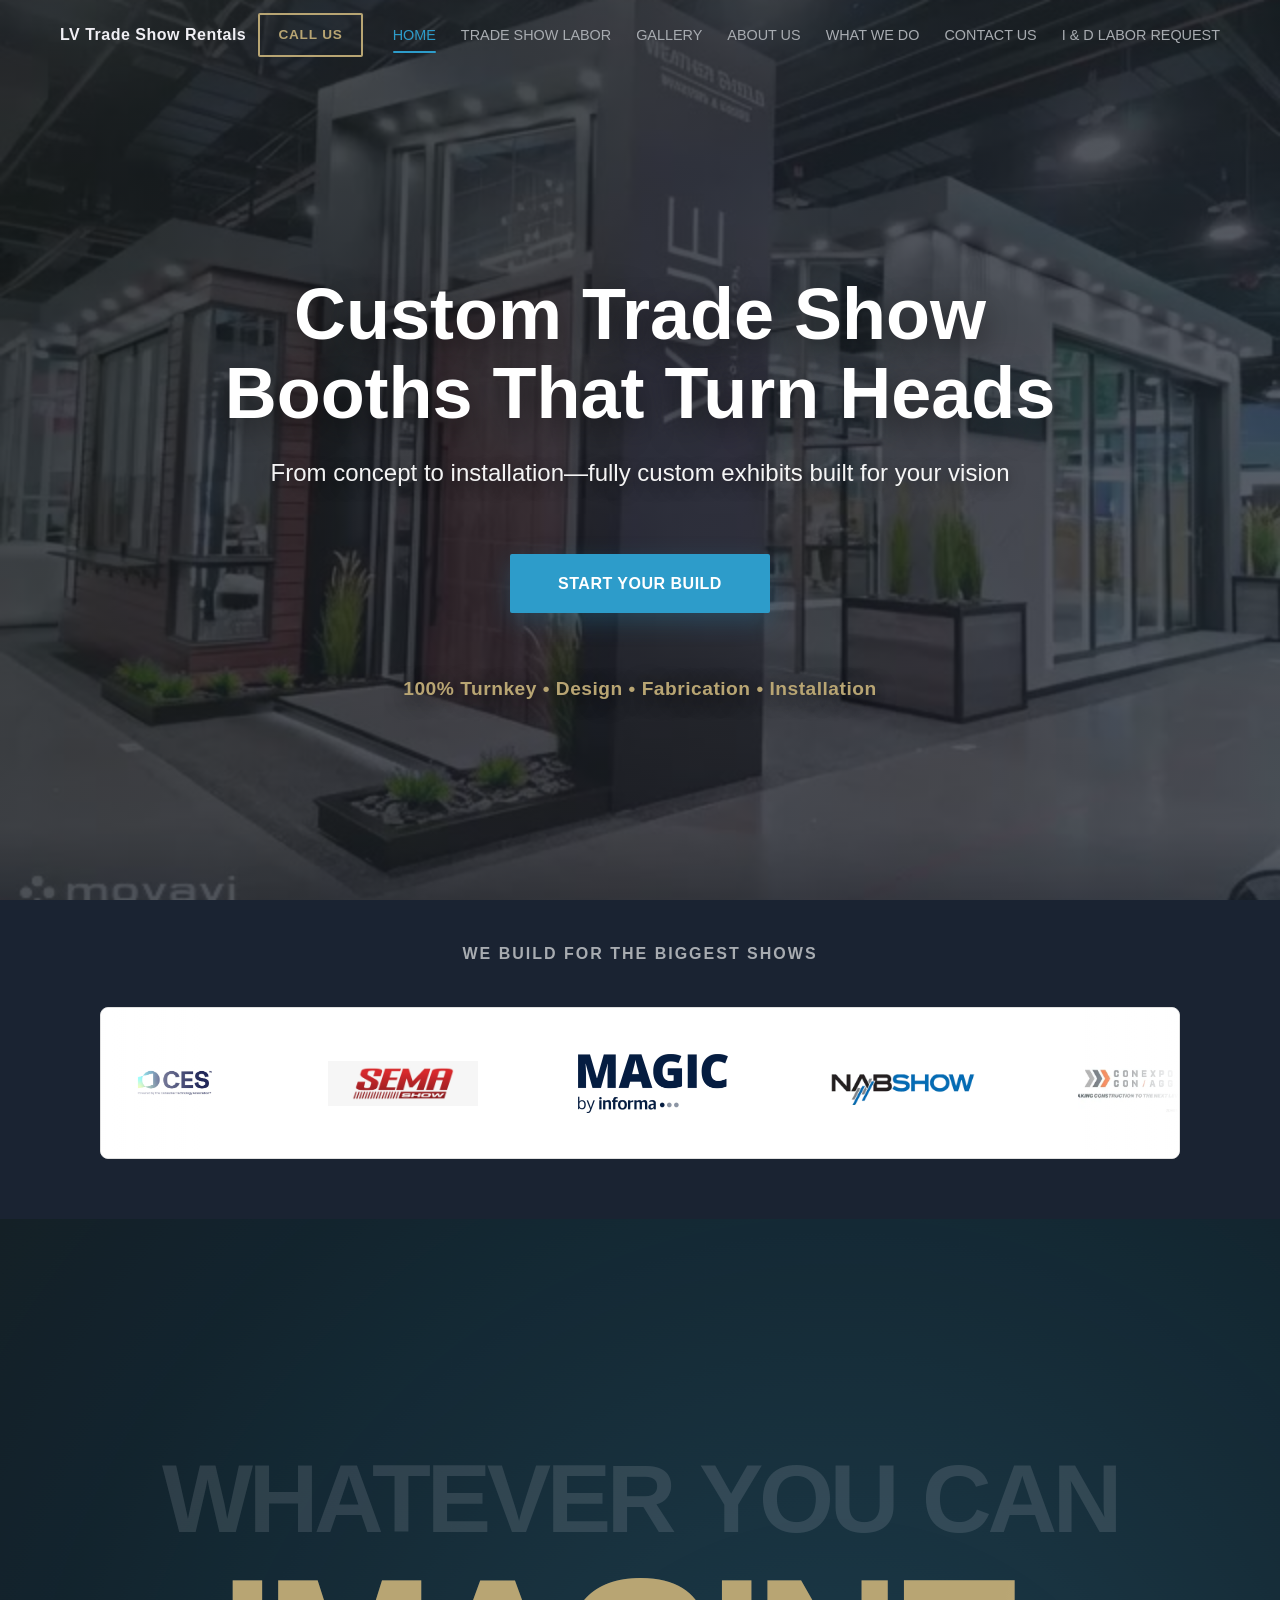
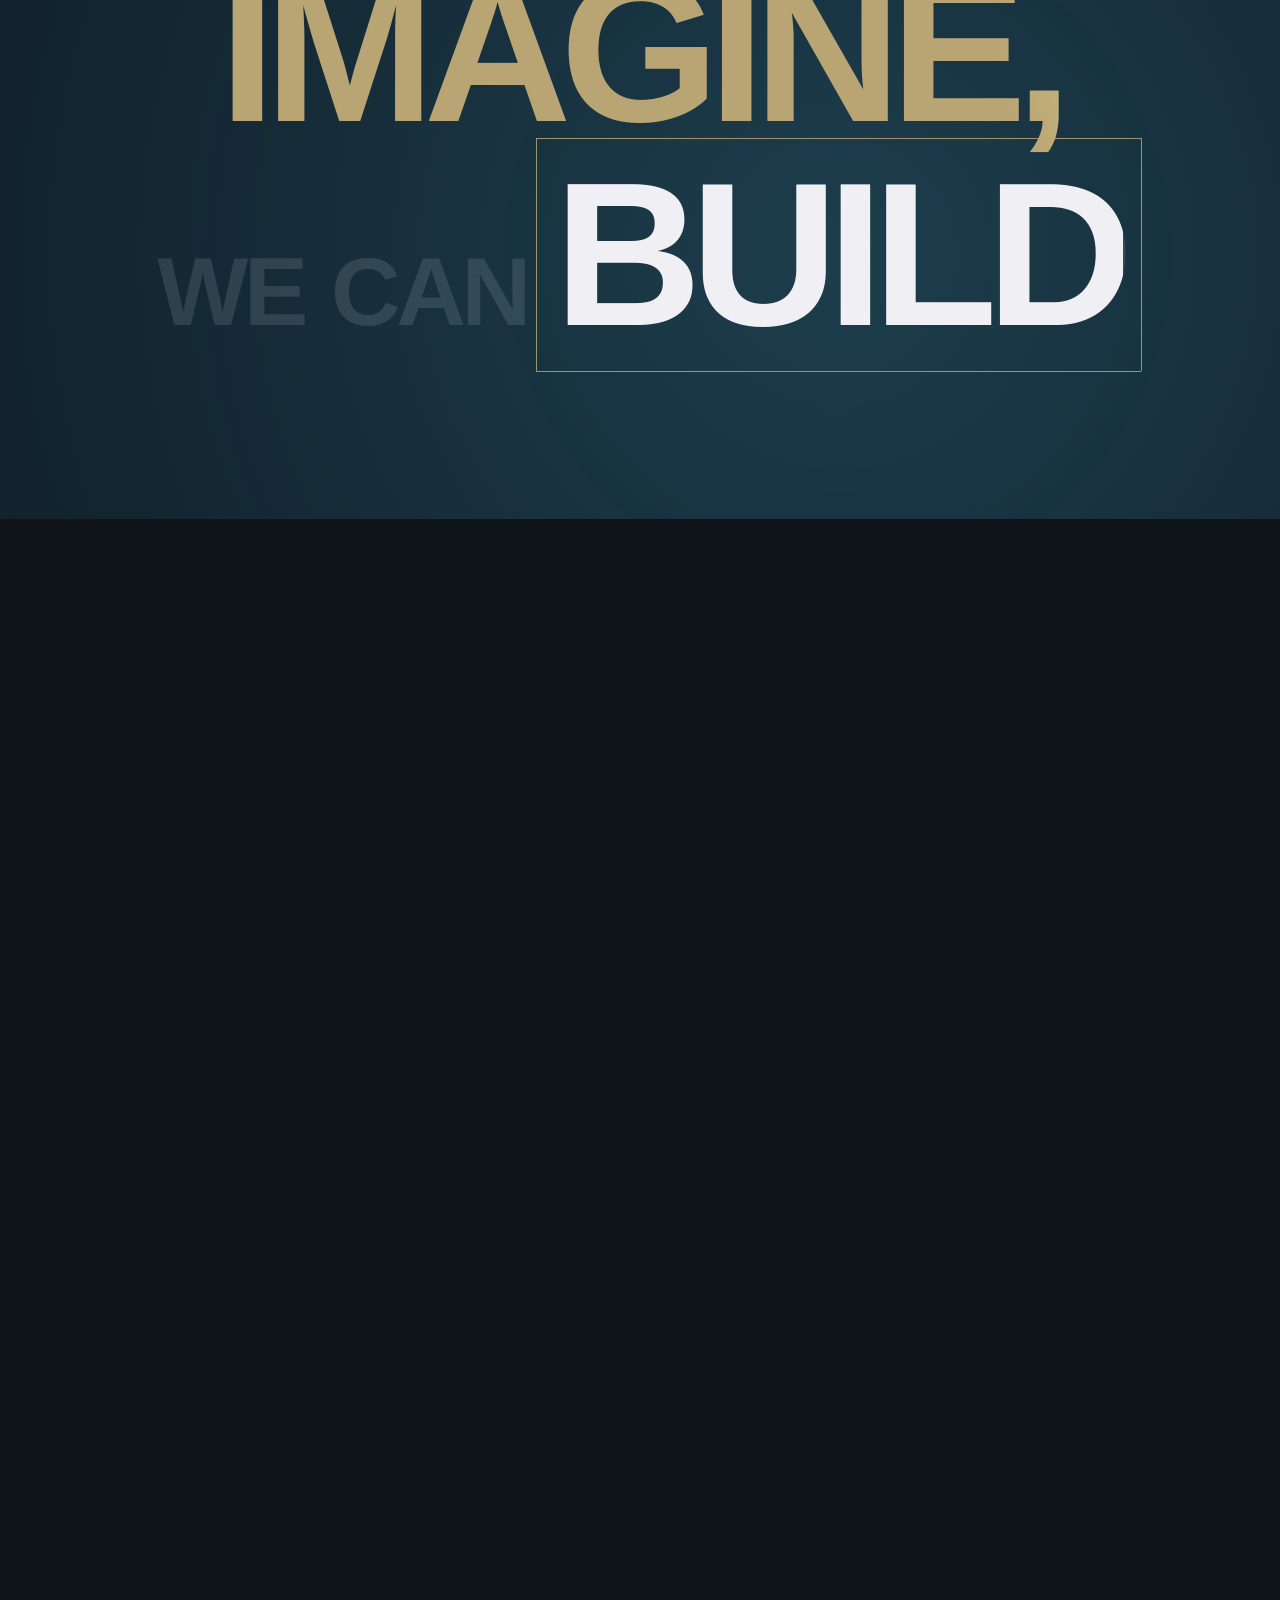
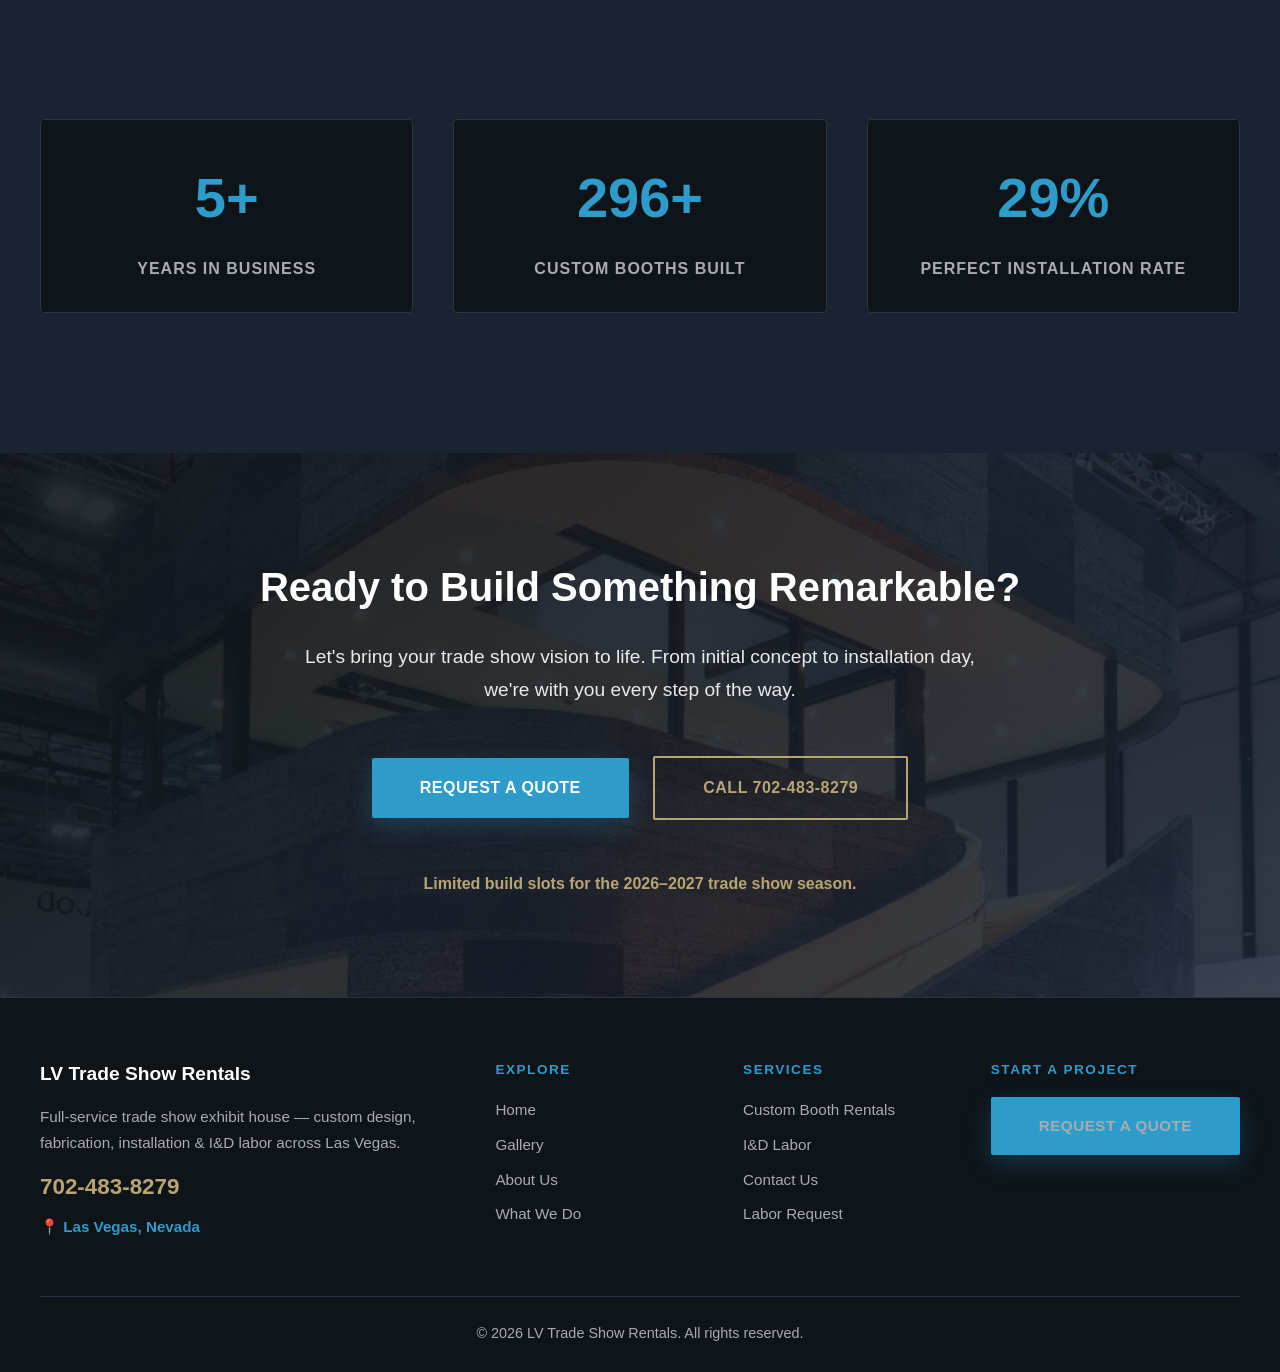
<file: index.html>
<!DOCTYPE html>
<html lang="en">
<head>
    <meta charset="UTF-8">
    <meta name="viewport" content="width=device-width, initial-scale=1.0">
    <title>Custom Trade Show Booth Rentals Las Vegas | Full-Service Exhibit House</title>
    <meta name="description" content="Custom trade show booth rentals in Las Vegas. Full-service exhibit house - design, fabrication, installation & dismantle. From simple 10x10s to fully custom builds.">
    <meta property="og:title" content="Custom Trade Show Booth Rentals Las Vegas | LV Trade Show Rentals">
    <meta property="og:description" content="From simple 10x10s to fully custom island builds — one Las Vegas exhibit house for design, fabrication, installation and dismantle.">
    <meta property="og:type" content="website">
    <meta property="og:image" content="assets/world2-logo.png">
    <link rel="icon" type="image/png" href="assets/world2-logo.png">
    <style>
        * {
            margin: 0;
            padding: 0;
            box-sizing: border-box;
        }

        :root {
            --primary-dark: #0f1419;
            --primary-bg: #1a2332;
            --accent-teal: #2d9cca;
            --accent-teal-bright: #48b6e4;
            --accent-gold: #b8a573;
            --accent-gold-bright: #d4c08a;
            --text-primary: #f0eff4;
            --text-secondary: #a8acb1;
            --border-subtle: #2a3442;
            --success: #4a9d6f;
        }

        html {
            scroll-behavior: smooth;
            overflow-x: clip;
        }

        body {
            font-family: -apple-system, BlinkMacSystemFont, 'Segoe UI', Roboto, 'Helvetica Neue', sans-serif;
            background: var(--primary-dark);
            color: var(--text-primary);
            line-height: 1.7;
            /* `clip` where supported: unlike `hidden` it does NOT turn <body> into
               a scroll container, which would break the sticky video pin below. */
            overflow-x: hidden;
            overflow-x: clip;
        }

        /* ===== NAVIGATION HEADER ===== */
        /* Matches the .navbar / .navbar.scrolled pair in assets/site.css so the
           home page's header behaves like every other page's. */
        .navbar {
            position: fixed;
            top: 0;
            width: 100%;
            background: transparent;
            border-bottom: 1px solid transparent;
            z-index: 1000;
            padding: 0;
            transition: background 0.35s ease, border-color 0.35s ease, backdrop-filter 0.35s ease;
        }

        .navbar.scrolled {
            background: rgba(15, 20, 25, 0.85);
            backdrop-filter: blur(12px);
            -webkit-backdrop-filter: blur(12px);
            border-bottom: 1px solid var(--border-subtle);
        }

        .navbar-brand a {
            color: inherit;
            text-decoration: none;
        }

        .navbar-container {
            max-width: 1200px;
            margin: 0 auto;
            padding: 0 20px;
            display: flex;
            justify-content: space-between;
            align-items: center;
            height: 70px;
        }

        .navbar-brand h2 {
            font-size: 1rem;
            font-weight: 700;
            color: var(--text-primary);
            margin: 0;
            letter-spacing: 0.5px;
        }

        .navbar-phone {
            display: flex;
            align-items: center;
            margin-left: auto;
            margin-right: 30px;
        }

        .navbar-phone a {
            background: transparent;
            color: var(--accent-gold);
            text-decoration: none;
            font-weight: 700;
            font-size: 0.85rem;
            transition: all 0.3s ease;
            display: inline-block;
            padding: 8px 18px;
            border: 2px solid var(--accent-gold);
            border-radius: 2px;
            letter-spacing: 0.8px;
            text-transform: uppercase;
        }

        .navbar-phone a:hover {
            background: rgba(184, 165, 115, 0.1);
            box-shadow: 0 0 20px rgba(184, 165, 115, 0.3);
            transform: translateY(-1px);
        }

        .navbar-menu {
            display: flex;
            gap: 25px;
            align-items: center;
            flex-wrap: wrap;
        }

        .navbar-menu a {
            color: var(--text-secondary);
            text-decoration: none;
            font-weight: 500;
            font-size: 0.9rem;
            transition: color 0.3s ease;
            white-space: nowrap;
            position: relative;
        }

        .navbar-menu a:hover {
            color: var(--accent-teal);
        }

        .navbar-menu a.active {
            color: var(--accent-teal);
        }

        .navbar-menu a.active::after {
            content: '';
            position: absolute;
            left: 0;
            bottom: -6px;
            width: 100%;
            height: 2px;
            background: var(--accent-teal);
            border-radius: 2px;
        }

        .hamburger {
            display: none;
            flex-direction: column;
            background: none;
            border: none;
            cursor: pointer;
            padding: 0;
            gap: 6px;
        }

        .hamburger span {
            width: 25px;
            height: 2.5px;
            background: var(--text-primary);
            border-radius: 2px;
            transition: all 0.3s ease;
        }

        .hamburger.active span:nth-child(1) {
            transform: rotate(45deg) translate(10px, 10px);
        }

        .hamburger.active span:nth-child(2) {
            opacity: 0;
        }

        .hamburger.active span:nth-child(3) {
            transform: rotate(-45deg) translate(7px, -7px);
        }

        /* Mobile menu overlay */
        .menu-overlay {
            display: none;
            position: fixed;
            top: 0;
            left: 0;
            width: 100%;
            height: 100%;
            background: rgba(0, 0, 0, 0.6);
            z-index: 999;
            opacity: 0;
            transition: opacity 0.3s ease;
        }

        .menu-overlay.active {
            display: block;
            opacity: 1;
        }

        /* ===== HERO SECTION ===== */
        .hero {
            position: relative;
            height: 100vh;
            min-height: 100vh;
            display: flex;
            align-items: center;
            justify-content: center;
            overflow: hidden;
            background: var(--primary-dark);
        }

        .hero-video {
            position: absolute;
            top: 0;
            left: 0;
            width: 100%;
            height: 100%;
            object-fit: cover;
            z-index: 1;
        }

        .hero-overlay {
            position: absolute;
            top: 0;
            left: 0;
            width: 100%;
            height: 100%;
            background: linear-gradient(135deg, rgba(15, 20, 25, 0.8) 0%, rgba(26, 35, 50, 0.7) 100%);
            z-index: 2;
        }

        .hero-content {
            position: relative;
            z-index: 3;
            text-align: center;
            max-width: 1000px;
            padding: 120px 20px 40px 20px;
            animation: fadeInUp 1s ease-out;
        }

        @keyframes fadeInUp {
            from {
                opacity: 0;
                transform: translateY(30px);
            }
            to {
                opacity: 1;
                transform: translateY(0);
            }
        }

        .hero h1 {
            font-size: clamp(2.5rem, 8vw, 4.5rem);
            font-weight: 700;
            line-height: 1.1;
            margin-bottom: 20px;
            letter-spacing: 0px;
            color: #ffffff;
            text-shadow: 0 10px 30px rgba(0, 0, 0, 0.5);
        }

        .hero p {
            font-size: clamp(1.1rem, 3vw, 1.5rem);
            margin-bottom: 30px;
            color: rgba(255, 255, 255, 0.95);
            text-shadow: 0 5px 15px rgba(0, 0, 0, 0.5);
        }

        .hero-tagline {
            font-size: clamp(1rem, 2.5vw, 1.2rem);
            margin-top: 20px;
            color: var(--accent-gold);
            font-weight: 600;
            letter-spacing: 0.5px;
            text-shadow: 0 4px 20px rgba(0, 0, 0, 0.8);
        }

        .cta-button {
            display: inline-block;
            padding: 16px 48px;
            background: var(--accent-teal);
            color: #ffffff;
            text-decoration: none;
            font-weight: 700;
            font-size: 1rem;
            border: none;
            border-radius: 2px;
            cursor: pointer;
            letter-spacing: 0.5px;
            text-transform: uppercase;
            transition: all 0.3s ease;
            box-shadow: 0 8px 24px rgba(45, 156, 202, 0.25);
            margin: 10px;
        }

        .cta-button:hover {
            background: #249ab8;
            transform: translateY(-2px);
            box-shadow: 0 12px 36px rgba(45, 156, 202, 0.35);
        }

        .cta-button:active {
            transform: translateY(0);
        }

        .cta-button.secondary {
            background: transparent;
            border: 2px solid var(--accent-gold);
            color: var(--accent-gold);
            box-shadow: none;
        }

        .cta-button.secondary:hover {
            background: rgba(184, 165, 115, 0.08);
            box-shadow: 0 0 20px rgba(184, 165, 115, 0.3);
        }

        /* ===== LOGO SHOWCASE SECTION ===== */
        /* No bottom border: the intro section's top ramp starts on this
           exact colour and blends down into white, so a hairline here
           would cut straight through the blend. */
        .logo-showcase-section {
            background: var(--primary-bg);
            padding: 40px 20px 60px;
        }

        .logo-showcase-content {
            max-width: 1200px;
            margin: 0 auto;
            text-align: center;
        }

        .logo-showcase-content h3 {
            font-size: 1rem;
            text-transform: uppercase;
            letter-spacing: 2px;
            color: var(--text-secondary);
            margin-bottom: 40px;
            font-weight: 600;
        }

        .event-logos {
            overflow: hidden;
            position: relative;
            width: 100%;
            padding: 30px 0;
            background: #ffffff;
            border-radius: 8px;
            margin: 0 auto;
            max-width: 90%;
            border: 1px solid #e0e0e0;
        }

        .event-logos::before,
        .event-logos::after {
            content: '';
            position: absolute;
            top: 0;
            width: 100px;
            height: 100%;
            z-index: 2;
            pointer-events: none;
        }

        .event-logos::before {
            left: 0;
            background: linear-gradient(to right, #ffffff 0%, transparent 100%);
        }

        .event-logos::after {
            right: 0;
            background: linear-gradient(to left, #ffffff 0%, transparent 100%);
        }

        .event-logos-track {
            display: flex;
            align-items: center;
            gap: 60px;
            animation: scroll-logos 35s linear infinite;
            width: max-content;
        }

        .logo-item {
            flex-shrink: 0;
            display: flex;
            align-items: center;
            justify-content: center;
            padding: 15px 20px;
        }

        .event-logo {
            height: 60px;
            width: auto;
            max-width: 150px;
            object-fit: contain;
        }

        @keyframes scroll-logos {
            from {
                transform: translateX(0);
            }
            to {
                transform: translateX(-50%);
            }
        }

        @media (max-width: 768px) {
            .event-logos {
                max-width: 95%;
                padding: 20px 0;
            }

            .logo-item {
                padding: 10px 15px;
            }

            .event-logo {
                height: 45px;
                max-width: 120px;
            }

            .event-logos-track {
                gap: 40px;
                animation-duration: 25s;
            }

            .event-logos::before,
            .event-logos::after {
                width: 50px;
            }
        }

        /* ============================================================
           HEADLINE STAGE — "house lights"

           A sticky pin that lights one word at a time. The whole
           sentence is on screen the entire time as an unlit ghost, and a
           travelling pool of light picks out each word in turn — so the
           fade is motivated by a physical object moving through a dark
           hall rather than by seven opacity keyframes.

           Dark → white → dark is an APERTURE, not a crossfade: a white
           sheet (.hs-day) opens from a seam at the horizon to full
           screen, then the dark closes back down over it from the top
           edge. The same clip-path also clips a SECOND copy of the
           headline (.hs-line.is-day) that is styled for a white field,
           so one variable flips the entire colour scheme — no blend
           modes, no per-element colour maths, and `inset()` is
           universally supported and composites cleanly.

           Nothing here reads layout during the scroll loop: word
           positions are cached by measure() and every frame is a
           custom-property write. Driver is at the foot of the file.

           NOTE: no `overflow` other than visible, and no transform /
           filter / will-change, may be set on .hs — either would make it
           a containing block and the sticky pin would stop pinning.
           ============================================================ */
        .hs {
            position: relative;
            background: var(--primary-dark);
        }

        /* The tall scroll track only exists once the driver is running,
           so with JS off this stays a normal-height static section
           instead of four blank screens. */
        /* svh, not vh and never dvh: dvh recomputes on every mobile
           URL-bar movement, which would relayout the pin mid-scroll. */
        .hs.hs-live {
            height: 420vh;
            height: 420svh;
        }

        .hs-pin {
            display: grid;
            place-items: center;
            height: 100vh;
            height: 100svh;
            overflow: hidden;
            overflow: clip;             /* clips this element's own content;
                                           it is the sticky box, not one of
                                           its ancestors, so the pin is safe */
            isolation: isolate;
            will-change: transform;     /* on the sticky box ITSELF — this is
                                           what stops Safari shimmering the
                                           contents against the pin. Never on
                                           an ancestor: that would make .hs a
                                           containing block and kill sticky. */
            /* Opens on the logo strip's colour and darkens as the rig
               powers up, so the seam above never shows as an edge. */
            background: color-mix(in oklab,
                var(--primary-bg), var(--primary-dark) calc(var(--rig, 1) * 100%));
        }

        .hs.hs-live .hs-pin {
            position: sticky;
            top: 0;
        }

        /* Static fallbacks (no JS, reduced motion): the line goes back to
           being a normal in-flow block so the section sizes to its own
           content instead of collapsing behind an absolute child. */
        .hs:not(.hs-live) .hs-pin {
            height: auto;
            padding: 26vh 20px;
        }

        .hs:not(.hs-live) .hs-line,
        .hs-static .hs-line {
            position: static;
            display: block;
            padding: 0 4vw;
        }

        /* ---- the aperture ---- */
        .hs-day {
            position: absolute;
            inset: 0;
            z-index: 3;
            background: #f4f6f8;
            clip-path: inset(var(--cyt, 50%) 0 var(--cyb, 50%) 0);
        }

        /* Gold hairlines locked to the aperture's two edges — the truss
           gap the light is coming through. */
        .hs-seam {
            position: absolute;
            left: 0;
            right: 0;
            z-index: 4;
            height: 1px;
            background: linear-gradient(90deg,
                transparent, var(--accent-gold) 18%, var(--accent-gold) 82%, transparent);
            opacity: calc(var(--fld, 0) * 0.55);
            pointer-events: none;
        }

        .hs-seam-t { top: var(--cyt, 50%); }
        .hs-seam-b { bottom: var(--cyb, 50%); }

        /* ---- the travelling light pool ---- */
        .hs-pool {
            position: absolute;
            top: 0;
            left: 0;
            z-index: 1;
            width: 70vmax;
            height: 70vmax;
            margin: -35vmax 0 0 -35vmax;
            border-radius: 50%;
            background: radial-gradient(circle at 50% 50%,
                rgba(72, 182, 228, 0.26) 0%,
                rgba(45, 156, 202, 0.12) 30%,
                rgba(184, 165, 115, 0.05) 50%,
                transparent 78%);
            opacity: calc(1 - var(--fld, 0) * 0.88);
            will-change: transform;
            pointer-events: none;
        }

        /* ---- the sentence ---- */
        /* Both copies are absolute at inset:0 so their clip box is the
           SAME box .hs-day uses. An auto-height line box would resolve the
           identical inset() percentage against its own height instead, and
           the two halves of the aperture would cut at different heights. */
        .hs-line {
            position: absolute;
            inset: 0;
            display: flex;
            flex-direction: column;
            justify-content: center;
            gap: var(--hs-gap, 0px);
            z-index: 2;
            margin: 0;
            padding: 70px 4vw 0;    /* clears the fixed navbar */
            /* Arial Black is on Windows and macOS but NOT iOS, where this
               used to fall all the way through to Helvetica Neue Bold — a
               much narrower, lighter face, which is why the line came out
               undersized on iPhone. -apple-system sits ahead of that
               fallback so iOS resolves to SF Pro at weight 900 (a real
               Black), and the fit pass below absorbs whatever width
               difference is left over. */
            font-family: "Segoe UI Black", "Arial Black", -apple-system,
                BlinkMacSystemFont, "Helvetica Neue", Arial, sans-serif;
            /* Base scale, then multiplied by --hs-fit, which the driver
               solves at runtime so the longest line lands on --hs-fill of
               the available width whatever face actually rendered. */
            font-size: calc(clamp(1.5rem, 6.6vw, 6rem) * var(--hs-fit, 1));
            font-weight: 900;
            --hs-fill: 0.82;
            /* Tight, but not so tight that IMAGINE's comma descends into
               BUILD's crop-mark box on the line below. */
            line-height: 1;
            letter-spacing: -0.045em;
            text-transform: uppercase;

            /* The unlit sentence never drops below ~0.12 alpha: at 0 a
               find-in-page hit would land on invisible text, and the
               ghosted shape of the whole line is what makes the light
               feel like it is moving through something. */
            --hs-ghost: rgba(240, 239, 244, 0.125);
            --hs-hot: #f0eff4;
            --hs-hero: var(--accent-gold-bright);
            --hs-hero-deep: var(--accent-gold);
        }

        /* The white-field twin. Clipped by the same inset as .hs-day, so
           the aperture reveals a lit hall with dark type sitting exactly
           on top of the dark hall with light type. */
        .hs-line.is-day {
            z-index: 4;
            clip-path: inset(var(--cyt, 50%) 0 var(--cyb, 50%) 0);
            user-select: none;

            --hs-ghost: rgba(15, 20, 25, 0.135);
            --hs-hot: #0f1419;
            --hs-hero: #8f7636;
            --hs-hero-deep: #6d5822;
        }

        .hs-row {
            display: flex;
            flex-wrap: wrap;
            align-items: baseline;
            justify-content: center;
            column-gap: 0.28em;
            row-gap: var(--hs-gap, 0px);
        }

        /* Measuring state used by the fit pass: no wrapping, so each row's
           true unwrapped width can be read. */
        .hs-line.is-measuring .hs-row { flex-wrap: nowrap; }

        .w {
            position: relative;
            display: inline-block;
            flex-shrink: 0;         /* never let flex squeeze a word */
            color: var(--hs-ghost);
        }

        /* The lit layer. One `--front` drives both the mask that wipes the
           word in and the centre of the radial highlight painted through
           it, so the beam doing the revealing IS the light on the
           letterforms — not two animations that happen to agree. */
        .w::after {
            content: attr(data-t);
            position: absolute;
            left: 0;
            top: 0;
            width: 100%;
            opacity: var(--o, 1);
            pointer-events: none;

            /* Travels far enough past 100% that the coloured core of the
               beam clears the word entirely — otherwise the highlight
               parks on the last letter instead of sweeping off it. */
            --front: calc(var(--t, 1) * 168% - 32%);

            color: transparent;
            -webkit-text-fill-color: transparent;
            background-image: radial-gradient(78% 260% at var(--front) 50%,
                #ffffff 0%,
                var(--accent-gold-bright) 14%,
                var(--accent-teal-bright) 30%,
                var(--hs-hot) 46%);
            -webkit-background-clip: text;
                    background-clip: text;

            -webkit-mask-image: linear-gradient(96deg,
                #000 calc(var(--front) - 20%), #0000 calc(var(--front) + 20%));
                    mask-image: linear-gradient(96deg,
                #000 calc(var(--front) - 20%), #0000 calc(var(--front) + 20%));
        }

        /* The two words that carry the idea: bigger, gold, and they stay
           lit once reached instead of handing the light on. */
        .w-hero,
        .w-build {
            font-size: calc(clamp(2.6rem, 14vw, 13rem) * var(--hs-fit, 1));
            letter-spacing: -0.055em;
        }

        /* IMAGINE settles gold — it is the idea. BUILD settles to the
           field's own hot colour — it is the delivered thing. Same beam,
           two different resting states. */
        .w-hero::after {
            background-image: radial-gradient(70% 240% at var(--front) 50%,
                #ffffff 0%,
                var(--accent-gold-bright) 14%,
                var(--hs-hero) 34%,
                var(--hs-hero-deep) 62%);
        }

        .w-build::after {
            background-image: radial-gradient(70% 240% at var(--front) 50%,
                #ffffff 0%,
                var(--accent-gold-bright) 13%,
                var(--hs-hero) 26%,
                var(--hs-hot) 50%);
        }

        /* Fixed radius, animated alpha only — animating a blur radius per
           frame is the one thing guaranteed to cost frames on mobile. */
        .w-build {
            text-shadow: 0 0 0.2em rgba(212, 192, 138, calc(var(--flash, 0) * 0.75));
        }

        /* ---- crop marks closing on BUILD ---- */
        .hs-rule {
            position: absolute;
            z-index: 5;
            background: var(--accent-gold);
            opacity: calc(var(--conv, 0) * 0.85);
            pointer-events: none;
        }

        .hs-rule-t,
        .hs-rule-b {
            height: 1px;
            left: calc(var(--bx, 0) * 1px);
            width: calc(var(--bw, 0) * 1px);
        }

        .hs-rule-t {
            top: calc(var(--by, 0) * 1px);
            transform: translateY(calc((1 - var(--conv, 0)) * -44vh));
        }

        .hs-rule-b {
            top: calc((var(--by, 0) + var(--bh, 0)) * 1px);
            transform: translateY(calc((1 - var(--conv, 0)) * 44vh));
        }

        .hs-rule-l,
        .hs-rule-r {
            width: 1px;
            top: calc(var(--by, 0) * 1px);
            height: calc(var(--bh, 0) * 1px);
        }

        .hs-rule-l {
            left: calc(var(--bx, 0) * 1px);
            transform: translateX(calc((1 - var(--conv, 0)) * -50vw));
        }

        .hs-rule-r {
            left: calc((var(--bx, 0) + var(--bw, 0)) * 1px);
            transform: translateX(calc((1 - var(--conv, 0)) * 50vw));
        }

        /* Per-word wiring: the driver writes --t0..--t6 / --o0..--o6 once
           onto .hs-pin and both headline copies inherit them. Fourteen
           style writes a frame, on one element. */
        .w0 { --t: var(--t0, 1); --o: var(--o0, 1); }
        .w1 { --t: var(--t1, 1); --o: var(--o1, 1); }
        .w2 { --t: var(--t2, 1); --o: var(--o2, 1); }
        .w3 { --t: var(--t3, 1); --o: var(--o3, 1); }
        .w4 { --t: var(--t4, 1); --o: var(--o4, 1); }
        .w5 { --t: var(--t5, 1); --o: var(--o5, 1); }
        .w6 { --t: var(--t6, 1); --o: var(--o6, 1); }

        @media (max-width: 900px) {
            .hs.hs-live { height: 300vh; height: 300svh; }

            .hs-line { padding: 70px 6vw 0; }
        }

        /* Phones keep the desktop's three-line structure and simply run
           the type to the edges. */
        @media (max-width: 620px) {
            .hs.hs-live { height: 260vh; height: 260svh; }

            .hs-line {
                padding: 64px 3vw 0;
                --hs-fill: 0.99;
            }

            .hs-row { column-gap: 0.22em; }
        }

        /* Reduced motion: no pin, no light, no scrub — just the sentence,
           legible and static. The driver bails before it writes anything. */
        .hs-static .hs-pin {
            position: static;
            height: auto;
            padding: 24vh 20px;
            background: var(--primary-dark);
        }

        .hs-static .hs-day,
        .hs-static .hs-seam,
        .hs-static .hs-pool,
        .hs-static .hs-rule,
        .hs-static .hs-line.is-day {
            display: none;
        }

        /* --t:1 parks the beam fully off the far edge, so every word
           settles to its resting colour instead of freezing mid-sweep
           with the highlight's teal/gold core stuck across it. */
        .hs-static .w { --t: 1; --o: 1; }

        .hs-static .w::after {
            -webkit-mask-image: none;
                    mask-image: none;
        }

        /* Windows High Contrast blanks transparent-filled text outright. */
        @media (forced-colors: active) {
            .w { color: CanvasText; }

            .w::after {
                -webkit-text-fill-color: CanvasText;
                color: CanvasText;
                background: none;
                opacity: 1;
                -webkit-mask-image: none;
                        mask-image: none;
            }

            .hs-day,
            .hs-pool,
            .hs-line.is-day { display: none; }
        }

        .hs-line::selection,
        .w::selection { background: var(--accent-teal); }

        /* ===== THE THREE SECTIONS OVER THE SCROLL VIDEO =====
           Only the shells live here now; their contents are the .hx-*
           block below. All three are dark so they read the same whether
           the clip loads or .sv-off falls back to their own background —
           the process section used to be a white slab, which made it a
           bright interruption mid-sequence. */
        .capability-section {
            background: var(--primary-dark);
            padding: 80px 20px;
        }

        .process-section {
            background: var(--primary-bg);
            padding: 80px 20px;
        }

        .hx-wrap {
            max-width: 1200px;
            margin: 0 auto;
        }

        /* ============================================================
           HOME STAGE CONTENT (.hx-*)
           ============================================================
           The three sections that play over the scroll video, rebuilt in
           the same language as the about-us and what-we-do stages:
           numerals, hairlines and photo plates instead of bordered
           boxes.

           DESIGNED TRANSPARENT-FIRST. These elements assume the video
           behind them, so unlike the card styles they replace they need
           no `.sv:not(.sv-off)` twin — the .sv-off fallback only has to
           restore the three sections' own backgrounds.

           NOTHING HERE MAY TRANSITION `opacity` OR SET `transform` ON A
           [data-sv-fade] ELEMENT. The inline rAF loop at the foot of this
           file writes opacity to those elements every frame; a
           transition on it would lag a frame behind the scroll, and a
           transform of ours would fight the loop. Hover effects live on
           children instead.
           ============================================================ */
        .hx-head { max-width: 1200px; margin: 0 auto 46px; }
        .hx-eyebrow {
            display: block; font-size: 0.72rem; font-weight: 700; letter-spacing: 3.2px;
            text-transform: uppercase; color: var(--accent-gold); margin-bottom: 12px;
        }
        .hx-head h2 {
            font-size: clamp(1.7rem, 3.2vw, 2.5rem); font-weight: 800;
            color: #fff; letter-spacing: -0.5px; line-height: 1.14;
        }
        .hx-head p {
            color: var(--text-secondary); font-size: 1.05rem; margin-top: 14px; max-width: 62ch;
        }

        /* --- Tier ladder: simple → semi-custom → fully custom --- */
        .hx-tiers {
            max-width: 1200px; margin: 0 auto;
            display: grid; grid-template-columns: repeat(3, 1fr); gap: 38px;
        }
        .hx-tier { position: relative; padding-top: 17px; }
        .hx-tier::before {
            content: ''; position: absolute; top: 0; left: 0; width: 100%; height: 1px;
            background: linear-gradient(90deg, var(--accent-teal), rgba(45, 156, 202, 0.08));
        }
        .hx-tier:nth-child(3)::before { background: linear-gradient(90deg, var(--accent-gold), rgba(184, 165, 115, 0.08)); }
        .hx-tier-n {
            font-size: 0.68rem; font-weight: 700; letter-spacing: 2px;
            color: var(--accent-gold); font-variant-numeric: tabular-nums;
        }
        .hx-tier-plate {
            position: relative; margin: 14px 0 20px; height: 224px;
            overflow: hidden; border-radius: 8px;
        }
        .hx-tier-plate img {
            width: 100%; height: 100%; object-fit: cover; display: block;
            transition: transform 0.75s var(--ease);
        }
        .hx-tier:hover .hx-tier-plate img { transform: scale(1.06); }
        .hx-tier-plate::after {
            content: ''; position: absolute; inset: 0; border-radius: 8px; pointer-events: none;
            background: linear-gradient(to top, rgba(12, 17, 22, 0.62) 0%, rgba(12, 17, 22, 0.05) 55%, transparent 100%);
            box-shadow: inset 0 0 0 1px rgba(255, 255, 255, 0.10);
        }
        .hx-tier-tag {
            display: inline-block; font-size: 0.66rem; font-weight: 700; letter-spacing: 1.6px;
            text-transform: uppercase; color: var(--accent-teal); margin-bottom: 8px;
        }
        .hx-tier:nth-child(3) .hx-tier-tag { color: var(--accent-gold-bright); }
        .hx-tier h3 { font-size: 1.34rem; font-weight: 800; color: #fff; margin-bottom: 10px; line-height: 1.2; }
        .hx-tier p { color: var(--text-secondary); font-size: 0.97rem; line-height: 1.75; }

        /* --- Process rail: four steps, no boxes --- */
        .hx-steps {
            max-width: 1200px; margin: 0 auto;
            display: grid; grid-template-columns: repeat(4, 1fr); gap: 34px;
        }
        /* Column, with the paragraph flexing, so the discipline hairline sits
           on the same baseline in all four steps however the copy wraps. */
        .hx-step { position: relative; padding-top: 18px; display: flex; flex-direction: column; }
        .hx-step p { flex: 1; }
        .hx-step::before {
            content: ''; position: absolute; top: 0; left: 0; width: 100%; height: 1px;
            background: linear-gradient(90deg, var(--accent-teal), rgba(45, 156, 202, 0.08));
        }
        .hx-step-n {
            display: block; font-size: 2.5rem; font-weight: 900; line-height: 1;
            color: transparent; -webkit-text-stroke: 1px rgba(255, 255, 255, 0.30);
            letter-spacing: -0.03em; margin-bottom: 14px; font-variant-numeric: tabular-nums;
        }
        .hx-step h3 { font-size: 1.12rem; font-weight: 800; color: #fff; margin-bottom: 8px; line-height: 1.25; }
        .hx-step p { color: var(--text-secondary); font-size: 0.94rem; line-height: 1.7; }

        /* The lead-time note: a line, not a yellow warning box. */
        .hx-note {
            max-width: 1200px; margin: 42px auto 0; padding-top: 20px;
            border-top: 1px solid rgba(255, 255, 255, 0.12);
            color: var(--text-secondary); font-size: 1rem; line-height: 1.75;
        }
        .hx-note b { color: var(--accent-gold-bright); font-weight: 800; }

        /* --- Disciplines, hung off the step they belong to ---
           This replaces the old third section. "Fabrication" and
           "Installation" were literally steps AND stand-alone service cards;
           attaching each discipline to its step removes the duplication and
           keeps the links through to what-we-do.html. */
        .hx-disc {
            list-style: none; margin-top: 14px; padding-top: 12px;
            border-top: 1px solid rgba(255, 255, 255, 0.11);
            display: flex; flex-wrap: wrap; gap: 6px 14px;
        }
        .hx-disc a {
            position: relative; font-size: 0.72rem; font-weight: 700;
            letter-spacing: 0.6px; color: var(--accent-teal);
            text-decoration: none; white-space: nowrap;
            transition: color 0.3s ease;
        }
        .hx-disc a::after {
            content: ''; position: absolute; left: 0; right: 0; bottom: -3px; height: 1px;
            background: currentColor; transform: scaleX(0); transform-origin: 100% 50%;
            transition: transform 0.35s var(--ease);
        }
        .hx-disc a:hover { color: var(--accent-teal-bright); }
        .hx-disc a:hover::after { transform: scaleX(1); transform-origin: 0 50%; }

        /* ============================================================
           SCROLL-SCRUBBED VIDEO STAGE
           Spans three sections: the capability spectrum, the process
           timeline, and the services grid. The clip never plays on its
           own — assets/scroll-video.js binds its playhead to scroll, so
           down runs it forward and up runs it backward.

           Layout: .sv-pin is a sticky, viewport-tall backdrop at the top
           of .sv-track; .sv-content is pulled back over it with a
           negative margin and rides above on z-index. The track's height
           is therefore just the height of the three sections, which is
           what paces the clip.

           Every visual override here is scoped to .sv:not(.sv-off). The
           script adds .sv-off if the video cannot load, and the page
           falls straight back to its original opaque sections.
           ============================================================ */
        .sv {
            position: relative;
        }

        .sv-track {
            position: relative;
        }

        .sv-pin {
            position: sticky;
            top: 0;
            height: 100vh;
            overflow: hidden;
            z-index: 0;
            /* The video is faded in on .is-ready, so its own `poster` never gets
               a chance to paint. Showing it here instead means the stage holds a
               still of the booth while the clip loads rather than flat black.
               Same URL as the poster attribute, so it costs no extra request. */
            background: var(--primary-dark) url('assets/booth-scroll-poster.jpg') center / cover no-repeat;
        }

        .sv-video {
            position: absolute;
            top: 0;
            left: 0;
            width: 100%;
            height: 100%;
            object-fit: cover;
            opacity: 0;
            transition: opacity 0.7s ease;
            /* Own compositor layer, so a seek repaints the video and nothing
               else on the page. */
            transform: translateZ(0);
        }

        .sv.is-ready .sv-video {
            opacity: 1;
        }

        /* Darkens the footage enough to keep copy legible, and feathers the top
           and bottom edges so the stage melts into the sections either side. */
        .sv-veil {
            position: absolute;
            top: 0;
            left: 0;
            width: 100%;
            height: 100%;
            pointer-events: none;
            background:
                /* The middle band carries more weight than it used to. The
                   bordered cards this stage used to hold brought their own
                   opaque panels; the .hx-* content is bare type over the
                   footage, so the scrim is now the only thing holding body
                   copy legible against a bright frame. */
                linear-gradient(180deg,
                    rgba(15, 20, 25, 0.94) 0%,
                    rgba(15, 20, 25, 0.58) 15%,
                    rgba(15, 20, 25, 0.58) 85%,
                    rgba(15, 20, 25, 0.94) 100%),
                linear-gradient(90deg,
                    rgba(15, 20, 25, 0.45) 0%,
                    rgba(15, 20, 25, 0.10) 50%,
                    rgba(15, 20, 25, 0.45) 100%);
        }

        .sv-bar {
            position: absolute;
            left: 0;
            right: 0;
            bottom: 0;
            height: 2px;
            background: rgba(255, 255, 255, 0.08);
            z-index: 2;
        }

        .sv-bar-fill {
            height: 100%;
            background: var(--accent-gold);
            transform: scaleX(0);
            transform-origin: 0 50%;
        }

        .sv-content {
            position: relative;
            z-index: 1;
            margin-top: -100vh;
        }

        /* --- Sections over the video --- */
        .sv:not(.sv-off) .capability-section,
        .sv:not(.sv-off) .process-section {
            background: transparent;
            /* A screen apiece, so each group of cards gets its own beat and the
               clip has room to run rather than racing past in one flick. */
            min-height: 115vh;
            display: grid;
            align-content: center;
            padding: 130px 20px;
        }

        /* .hx-wrap centres itself with `margin: 0 auto`. As a grid item an auto
           margin suppresses the default stretch and it would shrink to
           fit-content, so give it a definite width to centre within. */
        .sv:not(.sv-off) .hx-wrap {
            width: 100%;
        }

        /* The .hx-* content is designed transparent-first — numerals, hairlines
           and photo plates read the same with or without the clip behind them —
           so unlike the bordered cards it replaced it needs no over-video twin.
           The photo plates are dialled back slightly so the footage still shows
           through the composition rather than being blocked out by three
           full-strength stills.

           Deliberately NO backdrop-filter anywhere over the clip: frosted glass
           makes the compositor re-blur a live video texture on every frame, and
           the texture changes on every seek. */
        .sv:not(.sv-off) .hx-tier-plate img {
            opacity: 0.88;
        }

        .sv:not(.sv-off) .hx-note {
            background: rgba(15, 20, 25, 0.35);
            padding: 20px 22px;
            border-top-color: rgba(184, 165, 115, 0.45);
        }

        /* --- Fallback: no video, page reverts to its own backgrounds --- */
        .sv.sv-off .sv-pin {
            display: none;
        }

        .sv.sv-off .sv-content {
            margin-top: 0;
        }

        /* ===== STATS SECTION ===== */
        .stats-new {
            background: var(--primary-bg);
            padding: 80px 20px;
        }

        .container {
            max-width: 1200px;
            margin: 0 auto;
        }

        .stats-row {
            display: grid;
            grid-template-columns: repeat(auto-fit, minmax(250px, 1fr));
            gap: 40px;
            margin-bottom: 60px;
        }

        .stat-box {
            text-align: center;
            padding: 30px;
            background: var(--primary-dark);
            border-radius: 4px;
            border: 1px solid var(--border-subtle);
            transition: all 0.3s ease;
        }

        .stat-box:hover {
            transform: translateY(-5px);
            border-color: var(--accent-teal);
            box-shadow: 0 10px 30px rgba(45, 156, 202, 0.2);
        }

        .stat-num {
            font-size: 3.5rem;
            font-weight: 700;
            color: var(--accent-teal);
            margin-bottom: 10px;
        }

        .stat-label {
            font-size: 1rem;
            color: var(--text-secondary);
            text-transform: uppercase;
            letter-spacing: 1px;
            font-weight: 600;
        }

        /* ===== FINAL CTA SECTION ===== */
        .final-cta {
            position: relative;
            padding: 100px 20px;
            overflow: hidden;
            color: white;
            text-align: center;
        }

        .final-cta-bg {
            position: absolute;
            top: 0;
            left: 0;
            width: 100%;
            height: 100%;
            background-size: cover;
            background-position: center;
            z-index: 1;
        }

        .final-cta-overlay {
            position: absolute;
            top: 0;
            left: 0;
            width: 100%;
            height: 100%;
            background: linear-gradient(135deg, rgba(15, 20, 25, 0.9) 0%, rgba(26, 35, 50, 0.85) 100%);
            z-index: 2;
        }

        .final-cta .container {
            position: relative;
            z-index: 3;
        }

        .final-cta h2 {
            font-size: 2.5rem;
            font-weight: 700;
            margin-bottom: 20px;
            color: #ffffff;
        }

        .section-subtitle {
            font-size: 1.2rem;
            color: rgba(255, 255, 255, 0.9);
            margin-bottom: 40px;
            max-width: 700px;
            margin-left: auto;
            margin-right: auto;
        }

        .cta-group {
            margin: 40px 0;
        }

        .urgency-text {
            margin-top: 30px;
            color: var(--accent-gold);
            font-size: 1rem;
            font-weight: 600;
        }

        /* ===== FOOTER =====
           Mirrors the .site-footer block in assets/site.css so the home page
           matches gallery / about-us / what-we-do / contact-us / labor request. */
        .site-footer {
            background: var(--primary-dark);
            border-top: 1px solid var(--border-subtle);
            padding: 60px 20px 26px;
        }

        .footer-grid {
            display: grid;
            grid-template-columns: 2fr 1fr 1fr 1.2fr;
            gap: 40px;
        }

        .footer-col h3 {
            color: #fff;
            font-size: 1.2rem;
            margin-bottom: 14px;
        }

        .footer-col h4 {
            color: var(--accent-teal);
            font-size: 0.85rem;
            text-transform: uppercase;
            letter-spacing: 1.5px;
            margin-bottom: 16px;
        }

        .footer-col p {
            color: var(--text-secondary);
            font-size: 0.95rem;
            margin-bottom: 12px;
            line-height: 1.7;
        }

        .footer-col a {
            display: block;
            color: var(--text-secondary);
            text-decoration: none;
            margin: 9px 0;
            font-size: 0.95rem;
            transition: color 0.25s ease;
        }

        .footer-col a:hover {
            color: var(--accent-teal);
        }

        .footer-col .phone-link {
            color: var(--accent-gold);
            font-size: 1.4rem;
            font-weight: 700;
            margin: 8px 0;
        }

        .footer-col .phone-link:hover {
            color: var(--accent-gold-bright);
        }

        .footer-col.cta .cta-button {
            margin: 6px 0 0;
        }

        .footer-loc {
            color: var(--accent-teal) !important;
            font-weight: 600;
        }

        .footer-bottom {
            max-width: 1200px;
            margin: 44px auto 0;
            padding-top: 24px;
            border-top: 1px solid var(--border-subtle);
            text-align: center;
            color: var(--text-secondary);
            font-size: 0.9rem;
        }

        /* ===== RESPONSIVE DESIGN ===== */
        /* Tightens the seven-link menu before it wraps. Mirrors site.css. */
        @media (max-width: 1024px) and (min-width: 769px) {
            .navbar-phone a { font-size: 0.8rem; padding: 7px 14px; }
            .navbar-phone { margin-right: 20px; }
            .navbar-menu { gap: 15px; }
            .navbar-menu a { font-size: 0.85rem; }
        }

        @media (max-width: 768px) {
            .navbar-menu {
                position: fixed;
                top: 0;
                right: -280px;
                width: 280px;
                height: 100vh;
                background: var(--accent-teal);
                backdrop-filter: blur(10px);
                flex-direction: column;
                gap: 0;
                align-items: stretch;
                overflow-y: auto;
                transition: right 0.3s ease;
                border-left: 1px solid rgba(255, 255, 255, 0.1);
                padding-top: 80px;
                z-index: 1000;
            }

            .navbar-menu.active {
                right: 0;
                box-shadow: -5px 0 20px rgba(0, 0, 0, 0.3);
            }

            .navbar-menu a {
                padding: 18px 25px;
                border-bottom: 1px solid rgba(255, 255, 255, 0.1);
                color: #ffffff;
                font-weight: 600;
            }

            .navbar-menu a:hover,
            .navbar-menu a.active {
                background: rgba(255, 255, 255, 0.12);
                color: #fff;
            }

            .navbar-menu a.active::after {
                display: none;
            }

            .navbar-phone {
                margin-right: 15px;
            }

            .hamburger {
                display: flex;
            }

            .hero h1 {
                font-size: 2rem;
            }

            .hx-tiers,
            .hx-steps {
                grid-template-columns: 1fr;
                gap: 44px;
            }


            .stats-row {
                grid-template-columns: 1fr;
                gap: 30px;
            }

            .footer-grid {
                grid-template-columns: 1fr 1fr;
                gap: 30px;
            }

            /* Stacked cards already make these sections far taller than a
               screen, so the min-height would only add dead space. */
            .sv:not(.sv-off) .capability-section,
            .sv:not(.sv-off) .process-section {
                min-height: 0;
                padding: 80px 20px;
            }

            /* Copy sits over a much larger slice of moving footage once the
               grids collapse to one column, so let the plates come back up to
               full strength and give the index rows something to sit on. */
            .sv:not(.sv-off) .hx-tier-plate img {
                opacity: 1;
            }

        }

        @media (max-width: 480px) {
            .hx-head h2,
            .final-cta h2 {
                font-size: 1.8rem;
            }

            .cta-button {
                padding: 14px 32px;
                font-size: 0.9rem;
            }

            .footer-grid {
                grid-template-columns: 1fr;
            }
        }

        /* Reduced motion: the scrub still tracks scroll (it is a position, not
           an animation) but the card fades are switched off entirely. */
        @media (prefers-reduced-motion: reduce) {
            .sv [data-sv-fade] {
                opacity: 1 !important;
            }
        }
    </style>
</head>
<body>
    <!-- Mobile menu overlay -->
    <div class="menu-overlay" id="menu-overlay"></div>

    <!-- ===== NAVIGATION HEADER ===== -->
    <header class="navbar" id="navbar">
        <div class="navbar-container">
            <div class="navbar-brand"><a href="index.html"><h2>LV Trade Show Rentals</h2></a></div>
            <div class="navbar-phone" id="navbar-phone">
                <a href="tel:+17024838279">Call Us</a>
            </div>
            <button class="hamburger" id="hamburger" aria-label="Open menu">
                <span></span>
                <span></span>
                <span></span>
            </button>
            <nav class="navbar-menu" id="navbar-menu">
                <a href="index.html">HOME</a>
                <a href="trade-show-labor.html">TRADE SHOW LABOR</a>
                <a href="gallery.html">GALLERY</a>
                <a href="about-us.html">ABOUT US</a>
                <a href="what-we-do.html">WHAT WE DO</a>
                <a href="contact-us.html">CONTACT US</a>
                <a href="i-d-labor-request.html">I &amp; D LABOR REQUEST</a>
            </nav>
        </div>
    </header>

    <!-- ===== HERO SECTION ===== -->
    <section class="hero">
        <video class="hero-video" autoplay muted loop playsinline
               poster="assets/tradeshow-rental-poster.jpg" preload="auto">
            <source src="assets/tradeshow-rental.mp4" type="video/mp4">
            Your browser does not support HTML5 video.
        </video>
        <div class="hero-overlay"></div>

        <div class="hero-content">
            <h1>Custom Trade Show Booths That Turn Heads</h1>
            <p>From concept to installation—fully custom exhibits built for your vision</p>

            <div style="margin: 50px 0;">
                <a href="contact-us.html" class="cta-button">Start Your Build</a>
            </div>

            <div class="hero-tagline">
                100% Turnkey • Design • Fabrication • Installation
            </div>
        </div>
    </section>

    <!-- ===== LOGO SHOWCASE SECTION ===== -->
    <section class="logo-showcase-section">
        <div class="logo-showcase-content">
            <h3>We Build For The Biggest Shows</h3>
            <div class="event-logos">
                <div class="event-logos-track">
                    <div class="logo-item">
                        <img src="assets/ces-logo.png" alt="CES - Consumer Electronics Show" class="event-logo">
                    </div>
                    <div class="logo-item">
                        <img src="assets/sema-logo.png" alt="SEMA - Specialty Equipment Market Association" class="event-logo">
                    </div>
                    <div class="logo-item">
                        <img src="assets/magic-logo.png" alt="MAGIC Fashion Trade Show" class="event-logo">
                    </div>
                    <div class="logo-item">
                        <img src="assets/nab-logo.png" alt="NAB - National Association of Broadcasters" class="event-logo">
                    </div>
                    <div class="logo-item">
                        <img src="assets/CONEXPO.png" alt="CONEXPO - Construction Equipment Exposition" class="event-logo">
                    </div>
                    <!-- Duplicate set for seamless infinite scroll -->
                    <div class="logo-item">
                        <img src="assets/ces-logo.png" alt="CES - Consumer Electronics Show" class="event-logo">
                    </div>
                    <div class="logo-item">
                        <img src="assets/sema-logo.png" alt="SEMA - Specialty Equipment Market Association" class="event-logo">
                    </div>
                    <div class="logo-item">
                        <img src="assets/magic-logo.png" alt="MAGIC Fashion Trade Show" class="event-logo">
                    </div>
                    <div class="logo-item">
                        <img src="assets/nab-logo.png" alt="NAB - National Association of Broadcasters" class="event-logo">
                    </div>
                    <div class="logo-item">
                        <img src="assets/CONEXPO.png" alt="CONEXPO - Construction Equipment Exposition" class="event-logo">
                    </div>
                    <!-- Third duplicate set for smooth buffer -->
                    <div class="logo-item">
                        <img src="assets/ces-logo.png" alt="CES - Consumer Electronics Show" class="event-logo">
                    </div>
                    <div class="logo-item">
                        <img src="assets/sema-logo.png" alt="SEMA - Specialty Equipment Market Association" class="event-logo">
                    </div>
                    <div class="logo-item">
                        <img src="assets/magic-logo.png" alt="MAGIC Fashion Trade Show" class="event-logo">
                    </div>
                    <div class="logo-item">
                        <img src="assets/nab-logo.png" alt="NAB - National Association of Broadcasters" class="event-logo">
                    </div>
                    <div class="logo-item">
                        <img src="assets/CONEXPO.png" alt="CONEXPO - Construction Equipment Exposition" class="event-logo">
                    </div>
                </div>
            </div>
        </div>
    </section>

    <!-- ============================================================
         HEADLINE STAGE — "house lights"
         The pin lights one word at a time as you scroll and releases on
         "Build", straight into the booth-build clip below.

         The sentence is duplicated: .hs-line is the real <h2> (styled for
         the dark hall) and .hs-line.is-day is an aria-hidden twin styled
         for the white hall, clipped by the aperture. The <h2> keeps the
         whole sentence as text for crawlers; aria-label carries it for
         screen readers so the word spans are never announced as seven
         separate fragments.
         ============================================================ -->
    <section class="hs" data-headline-stage>
        <div class="hs-pin">
            <div class="hs-pool" aria-hidden="true"></div>

            <h2 class="hs-line" aria-label="Whatever You Can Imagine, We Can Build">
                <span class="hs-row">
                    <span class="w w0" data-t="Whatever" aria-hidden="true">Whatever</span>
                    <span class="w w1" data-t="You" aria-hidden="true">You</span>
                    <span class="w w2" data-t="Can" aria-hidden="true">Can</span>
                </span>
                <span class="hs-row">
                    <span class="w w3 w-hero" data-t="Imagine," aria-hidden="true">Imagine,</span>
                </span>
                <span class="hs-row">
                    <span class="w w4" data-t="We" aria-hidden="true">We</span>
                    <span class="w w5" data-t="Can" aria-hidden="true">Can</span>
                    <span class="w w6 w-build" data-t="Build" aria-hidden="true">Build</span>
                </span>
            </h2>

            <div class="hs-day" aria-hidden="true"></div>
            <i class="hs-seam hs-seam-t" aria-hidden="true"></i>
            <i class="hs-seam hs-seam-b" aria-hidden="true"></i>

            <div class="hs-line is-day" aria-hidden="true">
                <span class="hs-row">
                    <span class="w w0" data-t="Whatever">Whatever</span>
                    <span class="w w1" data-t="You">You</span>
                    <span class="w w2" data-t="Can">Can</span>
                </span>
                <span class="hs-row">
                    <span class="w w3 w-hero" data-t="Imagine,">Imagine,</span>
                </span>
                <span class="hs-row">
                    <span class="w w4" data-t="We">We</span>
                    <span class="w w5" data-t="Can">Can</span>
                    <span class="w w6 w-build" data-t="Build">Build</span>
                </span>
            </div>

            <i class="hs-rule hs-rule-t" aria-hidden="true"></i>
            <i class="hs-rule hs-rule-b" aria-hidden="true"></i>
            <i class="hs-rule hs-rule-l" aria-hidden="true"></i>
            <i class="hs-rule hs-rule-r" aria-hidden="true"></i>
        </div>
    </section>

    <!-- ============================================================
         SCROLL-SCRUBBED VIDEO STAGE
         The clip runs as a backdrop across the next three sections —
         it starts scrubbing when "From Simple Rentals to Fully Custom
         Builds" reaches the top of the viewport and finishes at the end
         of "Full-Service Exhibit Solutions". Scroll down plays it
         forward, scroll up plays it back. See assets/scroll-video.js.

         data-scroll-start="50": begin scrubbing when this block's top edge is
         halfway up the viewport, so the clip is already moving as the section
         rises into view instead of holding frame 0 until it pins.
         ============================================================ -->
    <div class="sv" data-scroll-video data-scroll-start="50">
      <div class="sv-track">

        <div class="sv-pin">
            <video class="sv-video"
                   data-src="assets/booth-scroll.mp4"
                   poster="assets/booth-scroll-poster.jpg"
                   preload="none"
                   muted
                   playsinline
                   webkit-playsinline
                   disablepictureinpicture></video>
            <div class="sv-veil"></div>
            <div class="sv-bar"><div class="sv-bar-fill"></div></div>
        </div>

        <div class="sv-content">

    <!-- ===== CAPABILITY SPECTRUM SECTION ===== -->
    <section class="capability-section">
        <div class="hx-wrap">
            <div class="hx-head" data-sv-fade>
                <span class="hx-eyebrow">The spectrum</span>
                <h2>From simple rentals to fully custom builds</h2>
            </div>

            <div class="hx-tiers">
                <div class="hx-tier" data-sv-fade>
                    <span class="hx-tier-n">01</span>
                    <div class="hx-tier-plate">
                        <img src="assets/booth-simple-rental.jpg" alt="Simple booth rental" loading="lazy" decoding="async">
                    </div>
                    <span class="hx-tier-tag">Quick Setup</span>
                    <h3>Simple Rentals</h3>
                    <p>Standard booths ready to go — clean, modern and professionally finished. The fastest route to a show floor when the calendar is tight.</p>
                </div>

                <div class="hx-tier" data-sv-fade>
                    <span class="hx-tier-n">02</span>
                    <div class="hx-tier-plate">
                        <img src="assets/booth-semi-custom.jpg" alt="Semi-custom booth" loading="lazy" decoding="async">
                    </div>
                    <span class="hx-tier-tag">Flexible</span>
                    <h3>Semi-Custom</h3>
                    <p>Existing structures reworked to your brand — custom graphics, lighting upgrades and layout changes. The sweet spot between budget and bespoke.</p>
                </div>

                <div class="hx-tier" data-sv-fade>
                    <span class="hx-tier-n">03</span>
                    <div class="hx-tier-plate">
                        <img src="assets/booth-fully-custom.jpg" alt="Fully custom booth build" loading="lazy" decoding="async">
                    </div>
                    <span class="hx-tier-tag">Unlimited</span>
                    <h3>Fully Custom</h3>
                    <p>100% bespoke fabrication. Multi-story structures, interactive elements, integrated AV — engineered and built from a blank sheet.</p>
                </div>
            </div>
        </div>
    </section>

    <!-- ===== PROCESS SECTION ===== -->
    <section class="process-section">
        <div class="hx-wrap">
            <div class="hx-head" data-sv-fade>
                <span class="hx-eyebrow">How it works</span>
                <h2>Four steps, one deadline</h2>
                <p>Every discipline is ours, and every one of them answers to the same install date. Follow a build from first sketch to the crate coming home.</p>
            </div>

            <div class="hx-steps">
                <div class="hx-step" data-sv-fade>
                    <span class="hx-step-n">01</span>
                    <h3>Consult &amp; Design</h3>
                    <p>We listen to your goals, sketch concepts and refine until it's right — your brand story rendered in 3D before anything gets built.</p>
                    <ul class="hx-disc"><li><a href="what-we-do.html">Design &amp; Renderings</a></li><li><a href="what-we-do.html">Graphic Design</a></li></ul>
                </div>

                <div class="hx-step" data-sv-fade>
                    <span class="hx-step-n">02</span>
                    <h3>Fabrication</h3>
                    <p>The build comes to life in our Las Vegas shop. Precision carpentry, graphics production and quality checks at every stage.</p>
                    <ul class="hx-disc"><li><a href="what-we-do.html">Custom Fabrication</a></li><li><a href="what-we-do.html">Graphics Production</a></li></ul>
                </div>

                <div class="hx-step" data-sv-fade>
                    <span class="hx-step-n">03</span>
                    <h3>Installation</h3>
                    <p>Professional setup on-site. Our crews handle structure, graphics, lighting, AV integration and final staging.</p>
                    <ul class="hx-disc"><li><a href="what-we-do.html">Professional Install</a></li><li><a href="what-we-do.html">Lighting &amp; AV</a></li></ul>
                </div>

                <div class="hx-step" data-sv-fade>
                    <span class="hx-step-n">04</span>
                    <h3>Dismantle &amp; Storage</h3>
                    <p>We handle teardown and store your booth between shows — asset protection and logistics, all taken care of.</p>
                    <ul class="hx-disc"><li><a href="what-we-do.html">Storage &amp; Logistics</a></li><li><a href="what-we-do.html">Show-To-Show Freight</a></li></ul>
                </div>
            </div>

            <p class="hx-note" data-sv-fade>Plan ahead: major custom builds want at least <b>8 weeks lead time</b> so we can hit your installation deadline with zero compromises.</p>
        </div>
    </section>

        </div><!-- /.sv-content -->
      </div><!-- /.sv-track -->
    </div><!-- /.sv -->

    <!-- ===== STATS SECTION ===== -->
    <section class="stats-new">
        <div class="container">
            <div class="stats-row">
                <div class="stat-box" data-count="20">
                    <div class="stat-num">0</div>
                    <div class="stat-label">Years in Business</div>
                </div>
                <div class="stat-box" data-count="1000">
                    <div class="stat-num">0</div>
                    <div class="stat-label">Custom Booths Built</div>
                </div>
                <div class="stat-box" data-count="100">
                    <div class="stat-num">0</div>
                    <div class="stat-label">Perfect Installation Rate</div>
                </div>
            </div>
        </div>
    </section>

    <!-- ===== FINAL CTA SECTION ===== -->
    <section class="final-cta">
        <div class="final-cta-bg" style="background-image: url('assets/booth-cta-bg.jpg');"></div>
        <div class="final-cta-overlay"></div>
        <div class="container">
            <h2>Ready to Build Something Remarkable?</h2>
            <p class="section-subtitle">Let's bring your trade show vision to life. From initial concept to installation day, we're with you every step of the way.</p>

            <div class="cta-group">
                <a href="contact-us.html" class="cta-button">Request a Quote</a>
                <a href="tel:+17024838279" class="cta-button secondary">Call 702-483-8279</a>
            </div>

            <div class="urgency-text">Limited build slots for the 2026&ndash;2027 trade show season.</div>
        </div>
    </section>

    <!-- ===== FOOTER ===== -->
    <footer class="site-footer">
        <div class="container footer-grid">
            <div class="footer-col">
                <h3>LV Trade Show Rentals</h3>
                <p>Full-service trade show exhibit house — custom design, fabrication, installation &amp; I&amp;D labor across Las Vegas.</p>
                <a href="tel:+17024838279" class="phone-link">702-483-8279</a>
                <p class="footer-loc">📍 Las Vegas, Nevada</p>
            </div>
            <div class="footer-col">
                <h4>Explore</h4>
                <a href="index.html">Home</a>
                <a href="gallery.html">Gallery</a>
                <a href="about-us.html">About Us</a>
                <a href="what-we-do.html">What We Do</a>
            </div>
            <div class="footer-col">
                <h4>Services</h4>
                <a href="index.html">Custom Booth Rentals</a>
                <a href="what-we-do.html">I&amp;D Labor</a>
                <a href="contact-us.html">Contact Us</a>
                <a href="i-d-labor-request.html">Labor Request</a>
            </div>
            <div class="footer-col cta">
                <h4>Start a project</h4>
                <a href="contact-us.html" class="cta-button">Request a Quote</a>
            </div>
        </div>
        <div class="footer-bottom"><p>&copy; 2026 LV Trade Show Rentals. All rights reserved.</p></div>
    </footer>

    <script>
        // Hamburger menu toggle
        const hamburger = document.getElementById('hamburger');
        const navbarMenu = document.getElementById('navbar-menu');
        const menuOverlay = document.getElementById('menu-overlay');

        hamburger.addEventListener('click', () => {
            hamburger.classList.toggle('active');
            navbarMenu.classList.toggle('active');
            menuOverlay.classList.toggle('active');
        });

        // Close menu when overlay is clicked
        menuOverlay.addEventListener('click', () => {
            hamburger.classList.remove('active');
            navbarMenu.classList.remove('active');
            menuOverlay.classList.remove('active');
        });

        // Close menu when a link is clicked
        navbarMenu.querySelectorAll('a').forEach(link => {
            link.addEventListener('click', () => {
                hamburger.classList.remove('active');
                navbarMenu.classList.remove('active');
                menuOverlay.classList.remove('active');
            });
        });

        // Escape closes the drawer (matches assets/site.js on the other pages)
        document.addEventListener('keydown', (e) => {
            if (e.key === 'Escape') {
                hamburger.classList.remove('active');
                navbarMenu.classList.remove('active');
                menuOverlay.classList.remove('active');
            }
        });

        // Navbar goes solid once you leave the hero, as on every other page
        const navbar = document.getElementById('navbar');
        function onScrollNav() {
            if (window.pageYOffset > 40) navbar.classList.add('scrolled');
            else navbar.classList.remove('scrolled');
        }
        onScrollNav();
        window.addEventListener('scroll', onScrollNav, { passive: true });

        // Active nav link, resolved by filename — same rule as assets/site.js
        (function () {
            const path = window.location.pathname.split('/').pop() || 'index.html';
            navbarMenu.querySelectorAll('a').forEach(a => {
                const href = (a.getAttribute('href') || '').split('/').pop();
                if (href && href === path) a.classList.add('active');
            });
        })();

        // Smooth scroll for anchor links
        document.querySelectorAll('a[href^="#"]').forEach(anchor => {
            anchor.addEventListener('click', function (e) {
                const href = this.getAttribute('href');
                if (href !== '#' && document.querySelector(href)) {
                    e.preventDefault();
                    document.querySelector(href).scrollIntoView({
                        behavior: 'smooth',
                        block: 'start'
                    });
                }
            });
        });

        // Parallax effect on scroll
        window.addEventListener('scroll', () => {
            const hero = document.querySelector('.hero');
            const scrolled = window.pageYOffset;
            if (scrolled < window.innerHeight) {
                const video = hero.querySelector('.hero-video');
                if (video) {
                    video.style.transform = `translateY(${scrolled * 0.5}px)`;
                }
            }
        });

        // Count-up animation for stats
        function animateCount(element, target) {
            const duration = 2000;
            const start = 0;
            const increment = target / (duration / 16);
            let current = start;

            const timer = setInterval(() => {
                current += increment;
                if (current >= target) {
                    element.textContent = target + (target === 100 ? '%' : '+');
                    clearInterval(timer);
                } else {
                    element.textContent = Math.floor(current) + (target === 100 ? '%' : '+');
                }
            }, 16);
        }

        // Trigger count-up when stats section is visible
        const statsObserver = new IntersectionObserver((entries) => {
            entries.forEach(entry => {
                if (entry.isIntersecting && !entry.target.classList.contains('counted')) {
                    entry.target.classList.add('counted');
                    const target = parseInt(entry.target.dataset.count);
                    const numElement = entry.target.querySelector('.stat-num');
                    animateCount(numElement, target);
                }
            });
        }, { threshold: 0.5 });

        document.querySelectorAll('.stat-box').forEach(box => statsObserver.observe(box));

        /* ---------------------------------------------------------------
           HEADLINE STAGE driver — "house lights".

           Progress is `(pageYOffset - trackTop) / scrub` against offsets
           cached by measure(), the same shape as assets/scroll-video.js.
           No getBoundingClientRect() runs inside the frame loop: word
           positions for the light pool are measured once and re-measured
           only on resize / font load / re-entry.

           Everything the frame writes is a custom property on ONE element
           (.hs-pin); both copies of the headline inherit them. The only
           other per-frame write is the pool's transform, which is
           compositor-only.

           A pure-CSS scroll-driven version (animation-timeline: view())
           would be cheaper and would run on Safari's scrolling thread, but
           it cannot position the light pool — that needs measured word
           geometry — so this stays one rAF loop for the whole stage rather
           than splitting the effect across two timing sources.
           --------------------------------------------------------------- */
        (function () {
            const stage = document.querySelector('[data-headline-stage]');
            if (!stage) return;

            const pin   = stage.querySelector('.hs-pin');
            const pool  = stage.querySelector('.hs-pool');
            const line  = stage.querySelector('.hs-line:not(.is-day)');
            const words = Array.prototype.slice.call(
                stage.querySelectorAll('.hs-line:not(.is-day) .w'));

            if (!pin || !pool || !line || words.length !== 7) return;

            /* Reduced motion: no pin, no scrub, no light — the CSS shows
               the sentence flat and this driver never runs. */
            if (window.matchMedia &&
                window.matchMedia('(prefers-reduced-motion: reduce)').matches) {
                stage.classList.add('hs-static');
                return;
            }

            stage.classList.add('hs-live');

            /* [start, end] of each word's lit beat in track progress.
               The beats OVERLAP on purpose — a gap between them reads as a
               for-loop rather than as choreography. */
            const BEATS = [
                [0.055, 0.180],   // Whatever
                [0.160, 0.268],   // You
                [0.248, 0.352],   // Can
                [0.336, 0.520],   // Imagine,  — hero, holds lit
                [0.520, 0.606],   // We
                [0.592, 0.680],   // Can
                [0.664, 0.860]    // Build     — hero, holds lit
            ];
            const HERO = [false, false, false, true, false, false, true];

            const APERTURE = [0.330, 0.470];   // dark -> white, opens from the horizon
            const BLACKOUT = [0.860, 0.968];   // white -> dark, closes from the top
            const CONVERGE = [0.700, 0.828];   // crop marks closing on BUILD
            const FLASH    = [0.822, 0.884];

            let top = 0, scrub = 1, spots = [];

            function clamp01(v) { return v < 0 ? 0 : v > 1 ? 1 : v; }

            /* Smoothstep — no visible corner where a ramp starts or stops. */
            function ss(a, b, v) {
                const t = clamp01((v - a) / ((b - a) || 1));
                return t * t * (3 - 2 * t);
            }

            function expo(t) { return t >= 1 ? 1 : 1 - Math.pow(2, -10 * t); }

            function progress() {
                return clamp01((window.pageYOffset - top) / scrub);
            }

            /* Widest rendered line, in px. Measured from the words' own
               boxes rather than the row box, which is stretched to the
               full container by justify-content. */
            function widestLine() {
                let widest = 0;
                line.querySelectorAll('.hs-row').forEach(function (row) {
                    let l = Infinity, r = -Infinity;
                    row.querySelectorAll('.w').forEach(function (el) {
                        const b = el.getBoundingClientRect();
                        if (b.left < l) l = b.left;
                        if (b.right > r) r = b.right;
                    });
                    if (r > l && r - l > widest) widest = r - l;
                });
                return widest || 1;
            }

            /* Solve the type scale against what the browser ACTUALLY
               rendered. The face differs per platform — Arial Black on
               Windows/macOS, SF Pro on iOS, something else entirely if
               both are missing — and a hard-coded vw scale tuned on one of
               them leaves the others undersized. */
            function fitType() {
                const cs = getComputedStyle(line);
                const fill = parseFloat(cs.getPropertyValue('--hs-fill')) || 0.85;
                const avail = line.clientWidth -
                    parseFloat(cs.paddingLeft) - parseFloat(cs.paddingRight);
                if (avail <= 0) return;

                line.classList.add('is-measuring');
                pin.style.setProperty('--hs-fit', '1');
                const widest = widestLine();
                line.classList.remove('is-measuring');

                let fit = (avail * fill) / widest;
                if (fit < 0.7) fit = 0.7;
                if (fit > 1.45) fit = 1.45;
                pin.style.setProperty('--hs-fit', fit.toFixed(4));

                /* Measure the bare stack with the gaps collapsed, so both
                   checks below work from content height alone. .hs-line is
                   inset:0 — its own box is the pin, not the type. */
                pin.style.setProperty('--hs-gap', '0px');

                const rows = line.querySelectorAll('.hs-row');
                let stack = 0;
                rows.forEach(function (row) { stack += row.getBoundingClientRect().height; });

                const availH = line.clientHeight -
                    parseFloat(cs.paddingTop) - parseFloat(cs.paddingBottom);

                /* Width alone can overshoot on a short or landscape
                   viewport, so pull the scale back if the stack no longer
                   clears the pin. */
                if (stack > availH * 0.9 && stack > 0) {
                    fit *= (availH * 0.9) / stack;
                    pin.style.setProperty('--hs-fit', fit.toFixed(4));
                    stack = 0;
                    rows.forEach(function (row) { stack += row.getBoundingClientRect().height; });
                }

                /* Leading stays tight and identical to desktop — the three
                   lines are one block. Only a hair of air is allowed, tied
                   to the type size. */
                const gapMax = parseFloat(cs.fontSize) * 0.16;
                let gap = (availH * 0.5 - stack) / Math.max(1, rows.length - 1);
                if (gap < 0) gap = 0;
                if (gap > gapMax) gap = gapMax;
                pin.style.setProperty('--hs-gap', gap.toFixed(1) + 'px');
            }

            function measure() {
                /* Type scale first — it changes layout, and everything
                   cached below depends on the final layout. */
                fitType();

                const r = stage.getBoundingClientRect();
                top = r.top + window.pageYOffset;
                scrub = Math.max(1, stage.offsetHeight - window.innerHeight);

                /* Word centres relative to the pin. Both rects are read in
                   the same frame, so the difference is correct wherever the
                   pin happens to be sitting. */
                const p = pin.getBoundingClientRect();
                spots = words.map(function (w) {
                    const b = w.getBoundingClientRect();
                    return {
                        x: b.left - p.left + b.width / 2,
                        y: b.top - p.top + b.height / 2,
                        w: b.width
                    };
                });

                /* The crop marks are pinned to BUILD's box, held off it by
                   a small margin so they never graze the comma hanging
                   down out of IMAGINE on the line above. */
                const b = words[6].getBoundingClientRect();

                /* BUILD sits hard against the right edge of its line, so on
                   a narrow screen a fixed margin would push the right crop
                   mark off the viewport. Shrink it symmetrically to
                   whatever room actually exists on both sides. */
                const EDGE = 5;
                const padX = Math.max(2, Math.min(
                    18,
                    (b.left - p.left) - EDGE,
                    p.width - (b.right - p.left) - EDGE));
                const padY = Math.max(2, Math.min(14, (b.top - p.top) - EDGE));

                pin.style.setProperty('--bx', (b.left - p.left - padX).toFixed(1));
                pin.style.setProperty('--by', (b.top - p.top - padY).toFixed(1));
                pin.style.setProperty('--bw', (b.width + padX * 2).toFixed(1));
                pin.style.setProperty('--bh', (b.height + padY * 2).toFixed(1));
            }

            function render(p) {
                const st = pin.style;

                st.setProperty('--rig', ss(0, 0.06, p).toFixed(3));

                let active = 0;
                for (let i = 0; i < 7; i++) {
                    const b = BEATS[i];
                    const len = b[1] - b[0];

                    /* The wipe finishes at 60% of the beat so the word has
                       time to sit lit before the light moves on. */
                    const t = expo(clamp01((p - b[0]) / (len * 0.6)));

                    /* Brightness ramps up over the first third; non-hero
                       words hand the light on, hero words keep it. */
                    let o = ss(b[0], b[0] + len * 0.3, p);
                    if (!HERO[i]) o *= 1 - ss(b[1], b[1] + 0.05, p);

                    st.setProperty('--t' + i, t.toFixed(3));
                    st.setProperty('--o' + i, o.toFixed(3));

                    if (p >= b[0]) active = i;
                }

                /* Continuous index so the pool travels between words rather
                   than jumping when a beat flips. */
                let fi = active;
                if (active < 6) {
                    const a = BEATS[active][0];
                    const n = BEATS[active + 1][0];
                    fi = active + clamp01((p - a) / ((n - a) || 1));
                }
                const i0 = Math.floor(fi);
                const i1 = Math.min(6, i0 + 1);
                const f  = fi - i0;
                const s0 = spots[i0] || { x: 0, y: 0, w: 200 };
                const s1 = spots[i1] || s0;

                const x = s0.x + (s1.x - s0.x) * f;
                const y = s0.y + (s1.y - s0.y) * f;
                const wpx = s0.w + (s1.w - s0.w) * f;

                const day   = ss(APERTURE[0], APERTURE[1], p);
                const night = ss(BLACKOUT[0], BLACKOUT[1], p);

                /* The pool tracks the lit word, then blooms open as the
                   aperture does — the light opening IS the house lights
                   coming up. */
                const vmax = Math.max(window.innerWidth, window.innerHeight) || 1;
                const scale = Math.max(0.34, (wpx / vmax) * 2.4) * (1 + day * 3);
                pool.style.transform =
                    'translate3d(' + x.toFixed(1) + 'px,' + y.toFixed(1) + 'px,0) ' +
                    'scale(' + scale.toFixed(3) + ')';

                /* One inset drives the white sheet, its two gold seams and
                   the white-field copy of the headline. Opening: a band
                   growing from the horizon. Closing: dark falling from the
                   top edge, like house lights being killed. */
                let cyt, cyb;
                if (night > 0) {
                    cyt = night * 100;
                    cyb = 0;
                } else {
                    cyt = (1 - day) * 50;
                    cyb = (1 - day) * 50;
                }
                st.setProperty('--cyt', cyt.toFixed(2) + '%');
                st.setProperty('--cyb', cyb.toFixed(2) + '%');
                st.setProperty('--fld', (day * (1 - night)).toFixed(3));

                st.setProperty('--conv', ss(CONVERGE[0], CONVERGE[1], p).toFixed(3));
                st.setProperty('--flash',
                    (p < FLASH[0] ? 0 : 1 - ss(FLASH[0], FLASH[1], p)).toFixed(3));
            }

            let running = false, raf = 0, onScreen = false;

            function frame() {
                if (!running) return;
                raf = window.requestAnimationFrame(frame);
                render(progress());
            }

            function start() {
                if (running) return;
                running = true;
                raf = window.requestAnimationFrame(frame);
            }

            function stop() {
                running = false;
                if (raf) window.cancelAnimationFrame(raf);
            }

            function refresh() { measure(); render(progress()); }

            refresh();

            /* Only burn frames while the stage is anywhere near the screen. */
            if ('IntersectionObserver' in window) {
                new IntersectionObserver(function (entries) {
                    onScreen = entries[entries.length - 1].isIntersecting;
                    if (onScreen) {
                        measure();
                        if (!document.hidden) start();
                    } else {
                        stop();
                    }
                }, { rootMargin: '20% 0px' }).observe(stage);
            } else {
                onScreen = true;
                start();
            }

            document.addEventListener('visibilitychange', function () {
                if (document.hidden || !onScreen) stop(); else start();
            });

            let rt = 0;
            window.addEventListener('resize', function () {
                clearTimeout(rt);
                rt = setTimeout(refresh, 120);
            }, { passive: true });

            window.addEventListener('load', refresh);
            if (document.fonts && document.fonts.ready) {
                document.fonts.ready.then(refresh);
            }
        })();

        /* ---------------------------------------------------------------
           Scroll-linked card fades over the video stage.

           A card's opacity is a function of where its centre sits in the
           viewport, recomputed every frame rather than latched by an
           IntersectionObserver threshold. That is what makes it work in
           both directions: reversing mid-fade just walks the same curve
           back, so there is nothing to snap or replay. Cards are solid
           through the middle of the screen and dissolve towards either
           edge, which opens the footage up instead of leaving panels
           parked over it the whole way down.

           Only opacity is written here — the cards' hover lift owns
           `transform`, and driving both from script would fight it.
           --------------------------------------------------------------- */
        (function () {
            const stage = document.querySelector('.sv');
            if (!stage) return;

            const items = Array.prototype.slice.call(stage.querySelectorAll('[data-sv-fade]'));
            if (!items.length) return;

            if (window.matchMedia &&
                window.matchMedia('(prefers-reduced-motion: reduce)').matches) return;

            /* Where the card's centre sits, as a fraction of viewport height:
               1 is the bottom edge of the screen, 0 is the top. */
            const IN_START = 1.00;   // begins to appear as it clears the bottom edge
            const IN_FULL  = 0.75;   // fully solid once it is 75% up the viewport
            const OUT_FULL = 0.28;   // stays solid until here on the way out
            const OUT_END  = 0.03;   // gone by the time it leaves the top

            const values = new Array(items.length);
            let running = false;
            let raf = 0;

            /* Smoothstep, so neither end of a ramp has a visible corner where
               the fade starts or stops. */
            function ease(t) { return t * t * (3 - 2 * t); }

            function frame() {
                if (!running) return;
                raf = window.requestAnimationFrame(frame);

                const vh = window.innerHeight || 1;

                // Read every position first, write afterwards — never interleave.
                for (let i = 0; i < items.length; i++) {
                    const r = items[i].getBoundingClientRect();
                    const c = (r.top + r.bottom) / 2 / vh;
                    let o;
                    if (c >= IN_START) o = 0;
                    else if (c > IN_FULL) o = (IN_START - c) / (IN_START - IN_FULL);
                    else if (c > OUT_FULL) o = 1;
                    else if (c > OUT_END) o = (c - OUT_END) / (OUT_FULL - OUT_END);
                    else o = 0;
                    values[i] = ease(o).toFixed(3);
                }
                for (let i = 0; i < items.length; i++) {
                    items[i].style.opacity = values[i];
                }
            }

            function start() {
                if (running) return;
                running = true;
                raf = window.requestAnimationFrame(frame);
            }

            function stop() {
                running = false;
                if (raf) window.cancelAnimationFrame(raf);
            }

            /* Only burn frames while the stage is actually on screen. */
            let onScreen = true;
            if ('IntersectionObserver' in window) {
                onScreen = false;
                new IntersectionObserver(function (entries) {
                    onScreen = entries[entries.length - 1].isIntersecting;
                    if (onScreen && !document.hidden) start(); else stop();
                }, { rootMargin: '20% 0px' }).observe(stage);
            } else {
                start();
            }

            document.addEventListener('visibilitychange', function () {
                if (document.hidden || !onScreen) stop(); else start();
            });
        })();

        // Track CTA clicks
        document.querySelectorAll('.cta-button').forEach(button => {
            button.addEventListener('click', function() {
                console.log('CTA clicked:', this.textContent);
                // Add analytics tracking here
            });
        });
    </script>

    <!-- Binds the booth clip's playhead to scroll across the three sections above. -->
    <script src="assets/scroll-video.js" defer></script>
</body>
</html>
</file>
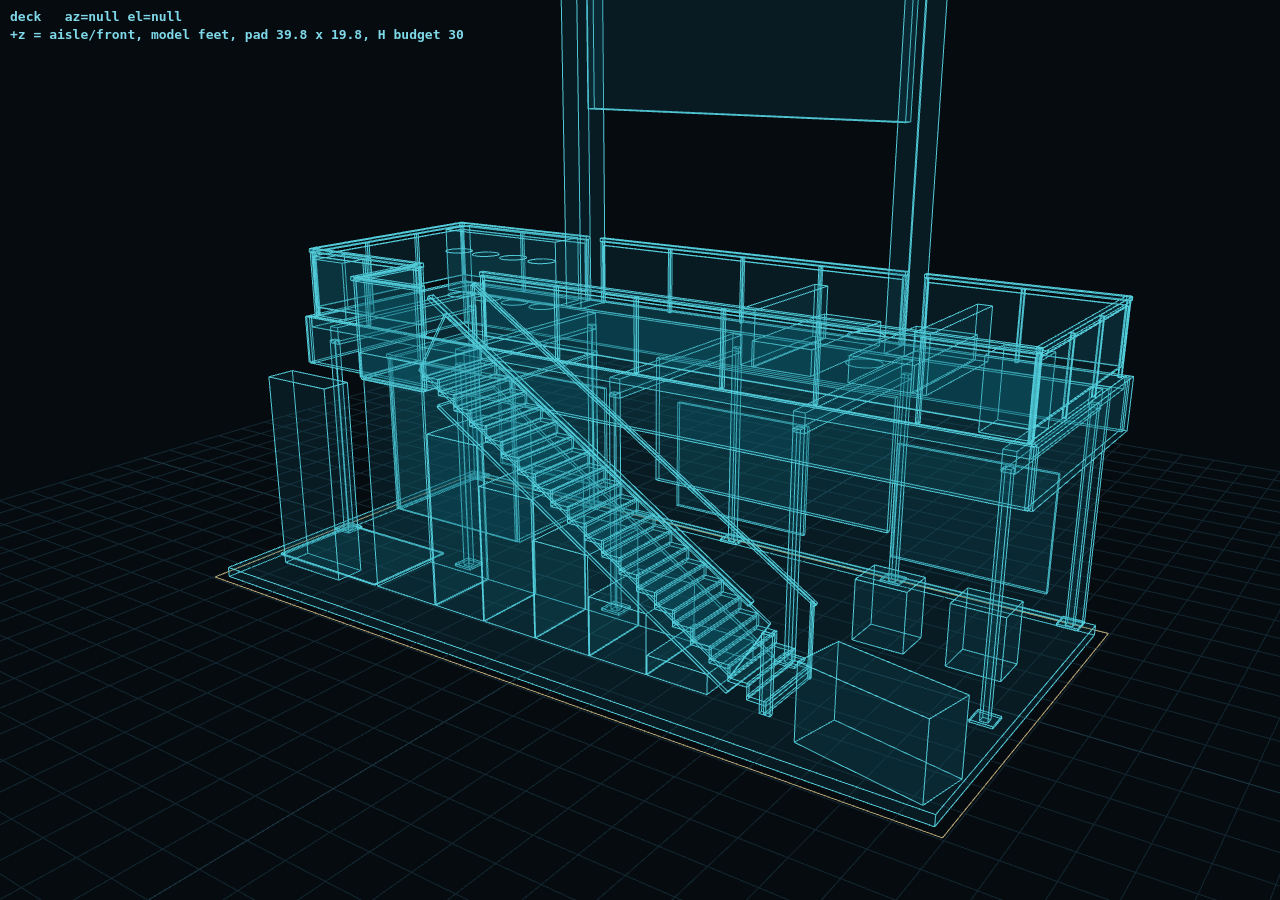
<file: _holo-review.html>
<!doctype html>
<html>
<head>
<meta charset="utf-8">
<title>holoDeck review harness</title>
<style>
  html, body { margin: 0; background: #060b10; }
  canvas { display: block; }
  #tag { position: fixed; left: 10px; top: 8px; color: #7fd8e8;
         font: 600 13px/1.4 monospace; white-space: pre; }
</style>
<script type="importmap">{"imports":{"three":"./assets/three.module.min.js"}}</script>
</head>
<body>
<div id="tag"></div>
<script type="module">
/* TEMPORARY REVIEW HARNESS (safe to delete). Renders the REAL holoDeck()
   from assets/mi-gl.js as a plain wireframe with an orbitable still
   camera, for headless architecture screenshots.
   Params: ?az=35&el=18&dist=62&tx=0&ty=8&tz=0&label=front */
import * as THREE from 'three';

const src = await (await fetch('assets/mi-gl.js?raw=' + Math.random())).text();
const cut = (from, to) => {
  const a = src.indexOf(from), b = src.indexOf(to, a);
  if (a < 0 || b < 0) throw new Error('marker not found: ' + from);
  return src.slice(a, b);
};
const code = cut('function holoCollect()', '/* ============ THE FOUR HOLO STANDS')
           + cut('function holoDeck(c, d)', 'function mountHolo');
const fns = new Function('THREE',
  code + '\nreturn { holoCollect, holoDeck, holoGate, holoCanyon, holoHalo };')(THREE);

const q = new URLSearchParams(location.search);
/* ?fn=deck|gate|canyon|halo picks the stand; dims mirror the WO rects */
const FN = q.get('fn') || 'deck';
const DIMS = {
  deck:   { W: 39.8, D: 19.8, H: 30 },
  gate:   { W: 40,   D: 20,   H: 28 },
  canyon: { W: 59.8, D: 20,   H: 26 },
  halo:   { W: 19.8, D: 20,   H: 22 },
};
const dims = DIMS[FN];
const c = fns.holoCollect();
fns['holo' + FN[0].toUpperCase() + FN.slice(1)](c, dims);
const g = c.build();
const P = (k, dflt) => q.has(k) ? parseFloat(q.get(k)) : dflt;
const az = P('az', 35) * Math.PI / 180, el = P('el', 18) * Math.PI / 180;
const dist = P('dist', 62);
const target = new THREE.Vector3(P('tx', 0), P('ty', 8), P('tz', 0));

const scene = new THREE.Scene();
scene.background = new THREE.Color(0x060b10);
scene.add(new THREE.LineSegments(g.lg,
  new THREE.LineBasicMaterial({ color: 0x59d8e6, transparent: true, opacity: 0.95 })));
const shell = new THREE.Mesh(g.sg, new THREE.MeshBasicMaterial({
  color: 0x0e5f70, transparent: true, opacity: 0.10,
  side: THREE.DoubleSide, depthWrite: false }));
scene.add(shell);
const grid = new THREE.GridHelper(80, 40, 0x1b3945, 0x122630);
scene.add(grid);
/* pad outline, front (aisle) = +z */
const PW = dims.W / 2, PD = dims.D / 2;
const pad = new THREE.BufferGeometry().setFromPoints([
  new THREE.Vector3(-PW, 0.02, -PD), new THREE.Vector3(PW, 0.02, -PD),
  new THREE.Vector3(PW, 0.02, PD), new THREE.Vector3(-PW, 0.02, PD),
  new THREE.Vector3(-PW, 0.02, -PD)]);
scene.add(new THREE.Line(pad, new THREE.LineBasicMaterial({ color: 0xb8a573 })));

const cam = new THREE.PerspectiveCamera(38, innerWidth / innerHeight, 0.1, 500);
cam.position.set(
  target.x + dist * Math.cos(el) * Math.sin(az),
  target.y + dist * Math.sin(el),
  target.z + dist * Math.cos(el) * Math.cos(az));
cam.lookAt(target);

const r = new THREE.WebGLRenderer({ antialias: true });
r.setSize(innerWidth, innerHeight);
r.setPixelRatio(1);
document.body.appendChild(r.domElement);
r.render(scene, cam);
document.getElementById('tag').textContent =
  FN + ' ' + (q.get('label') || '') + '  az=' + q.get('az') + ' el=' + q.get('el') +
  '\n+z = aisle/front, model feet, pad ' + dims.W + ' x ' + dims.D +
  ', H budget ' + dims.H;
window.__done = true;
</script>
</body>
</html>
</file>
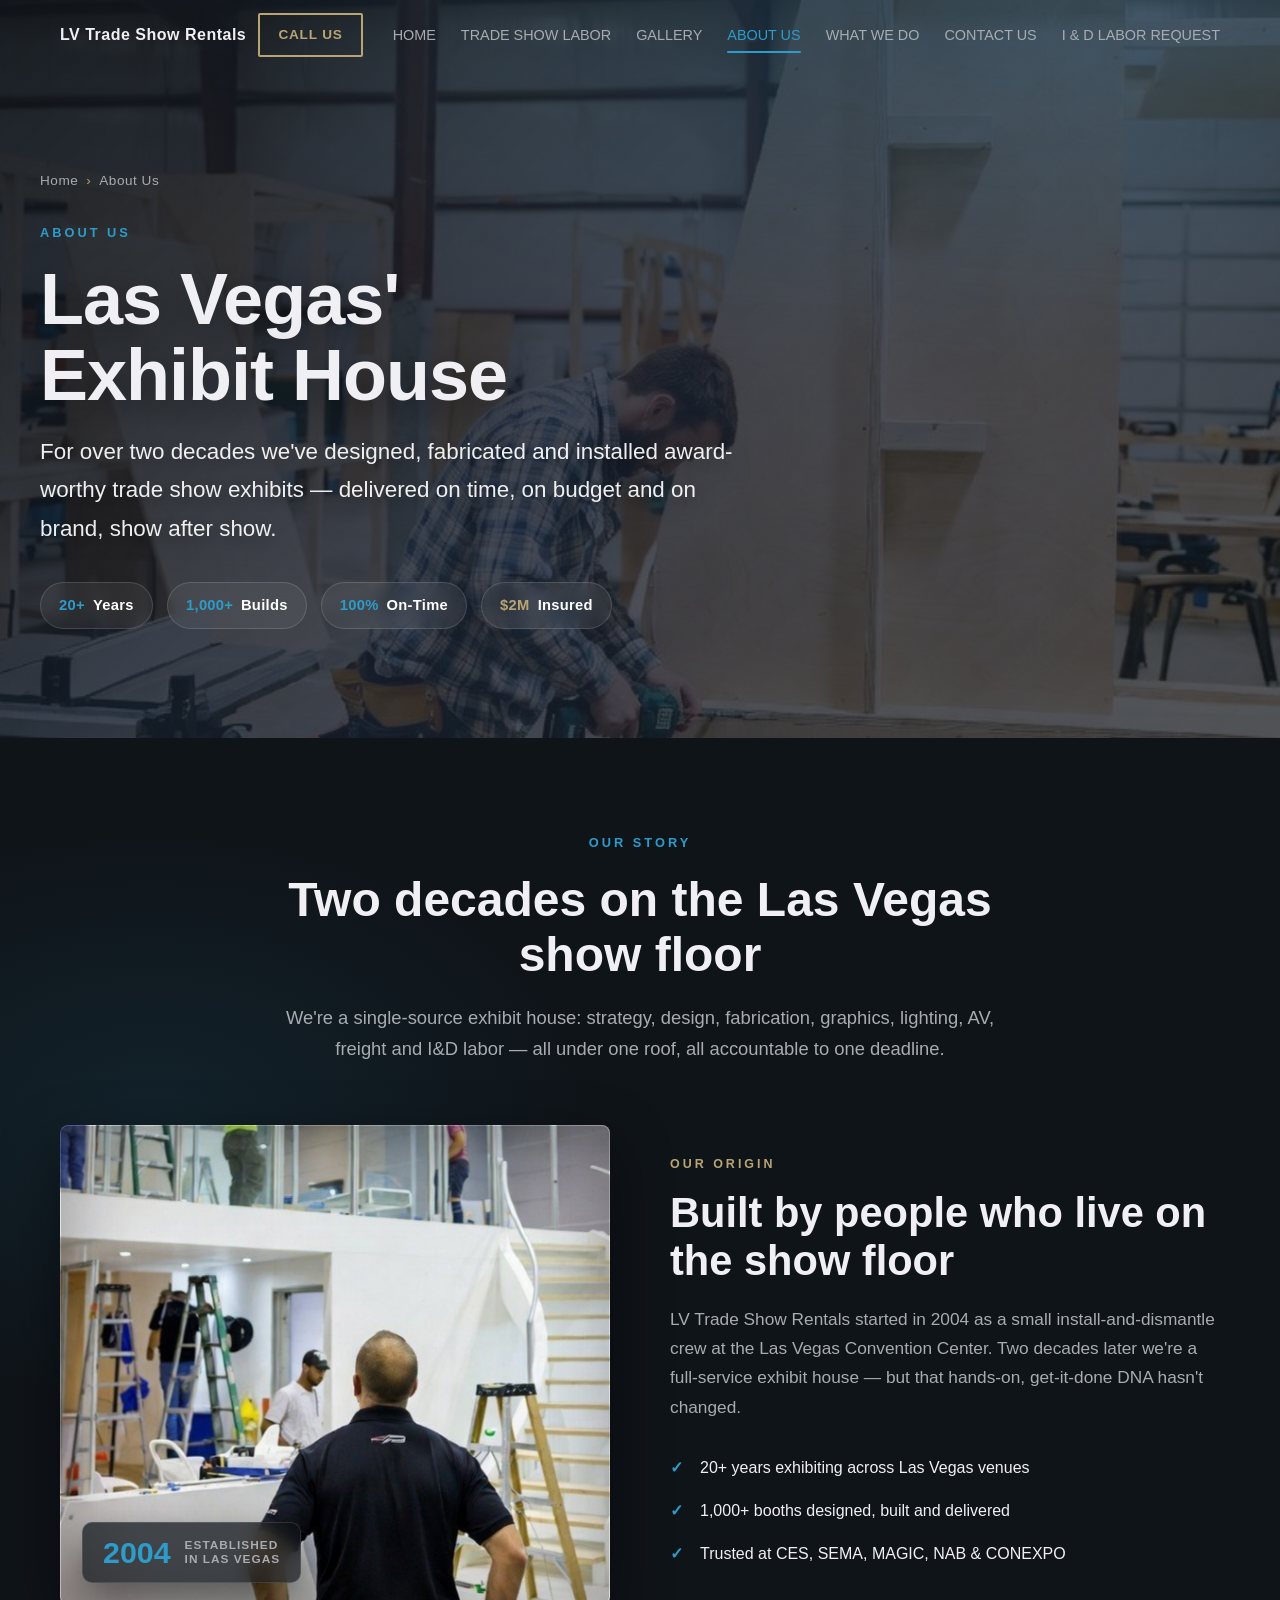
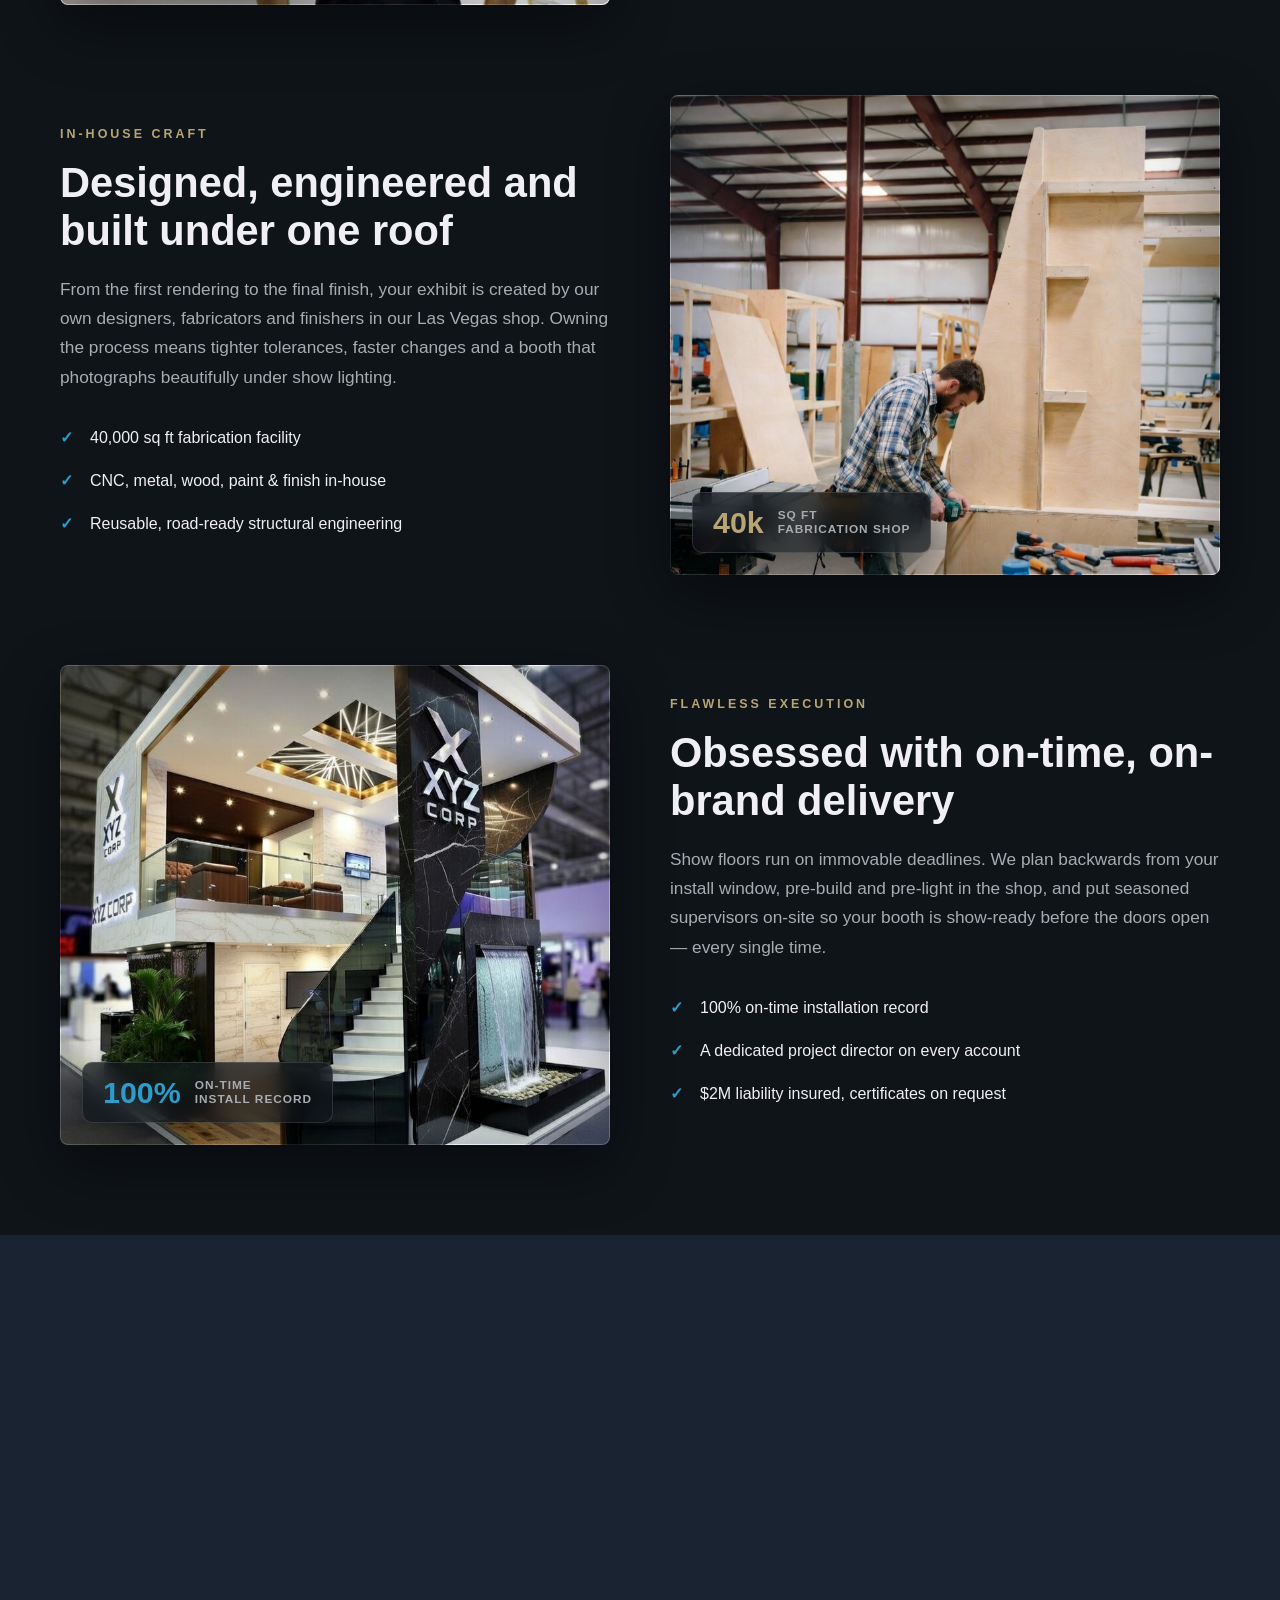
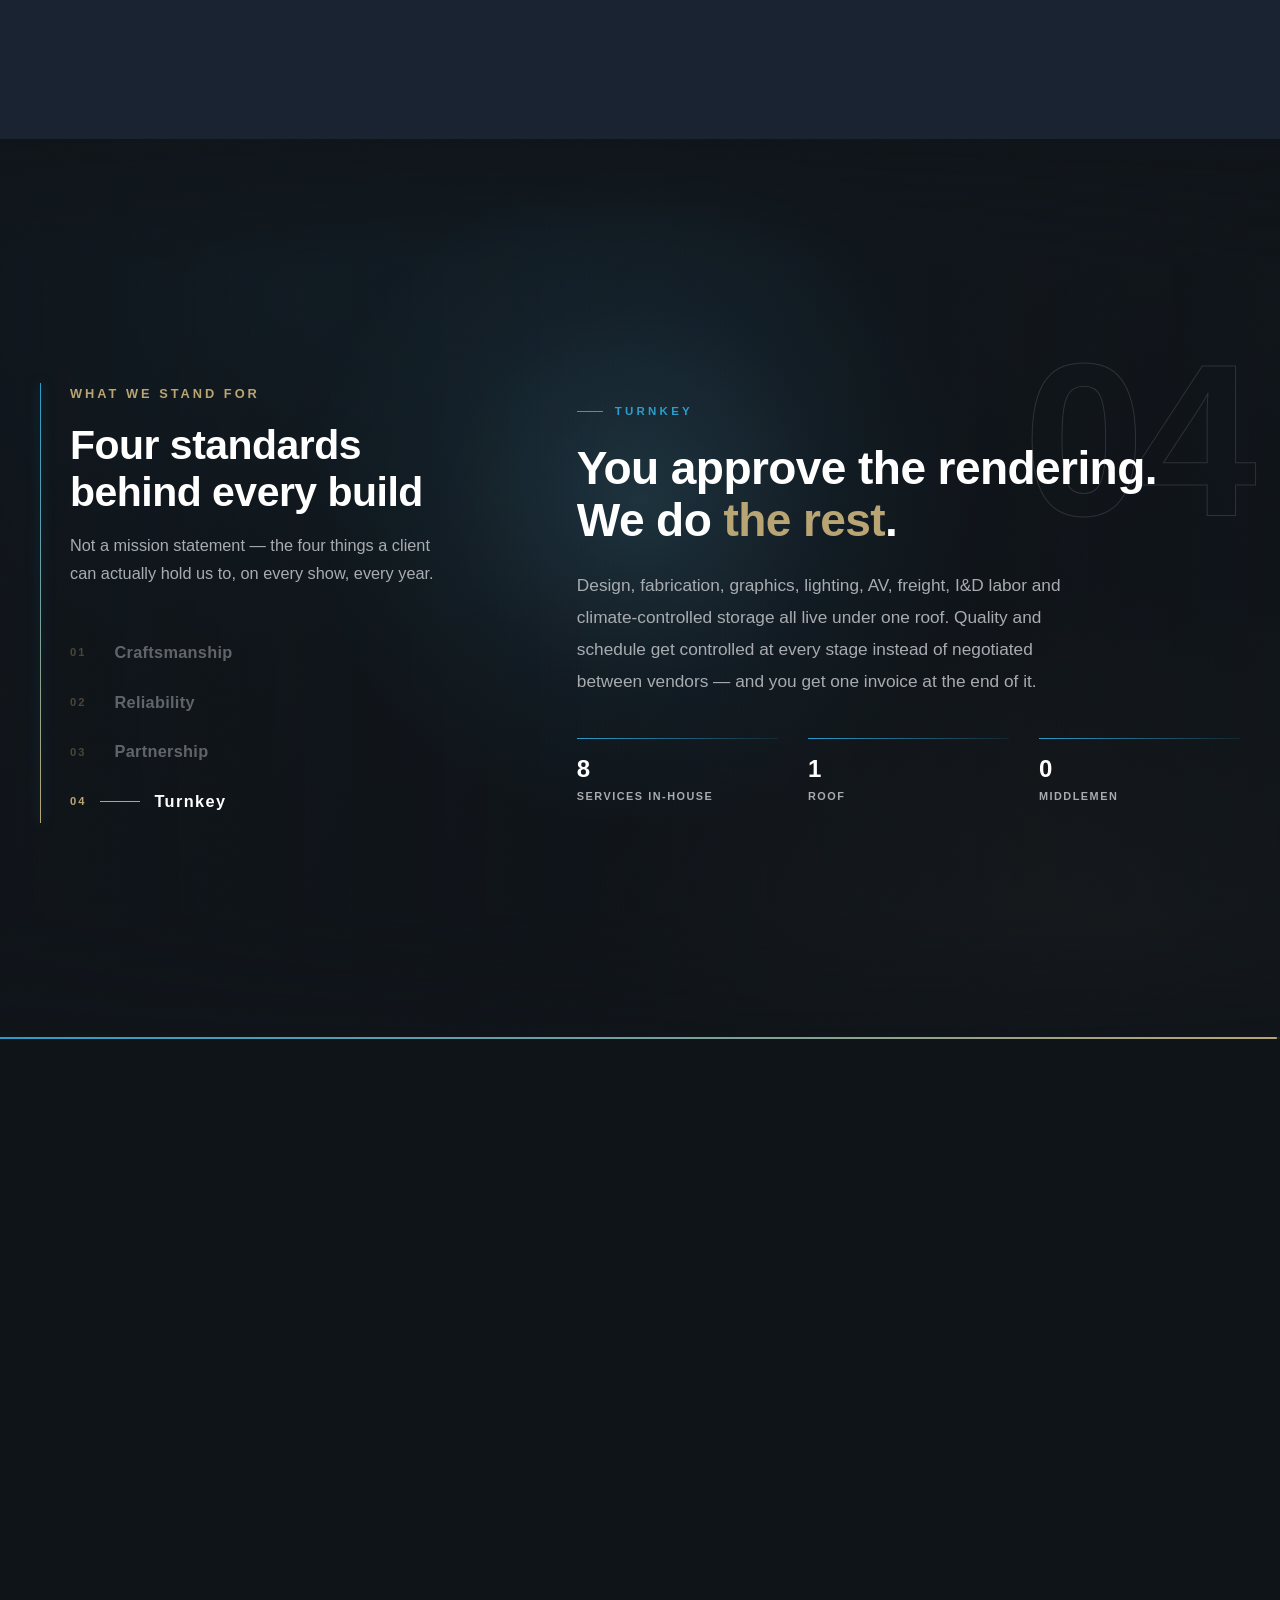
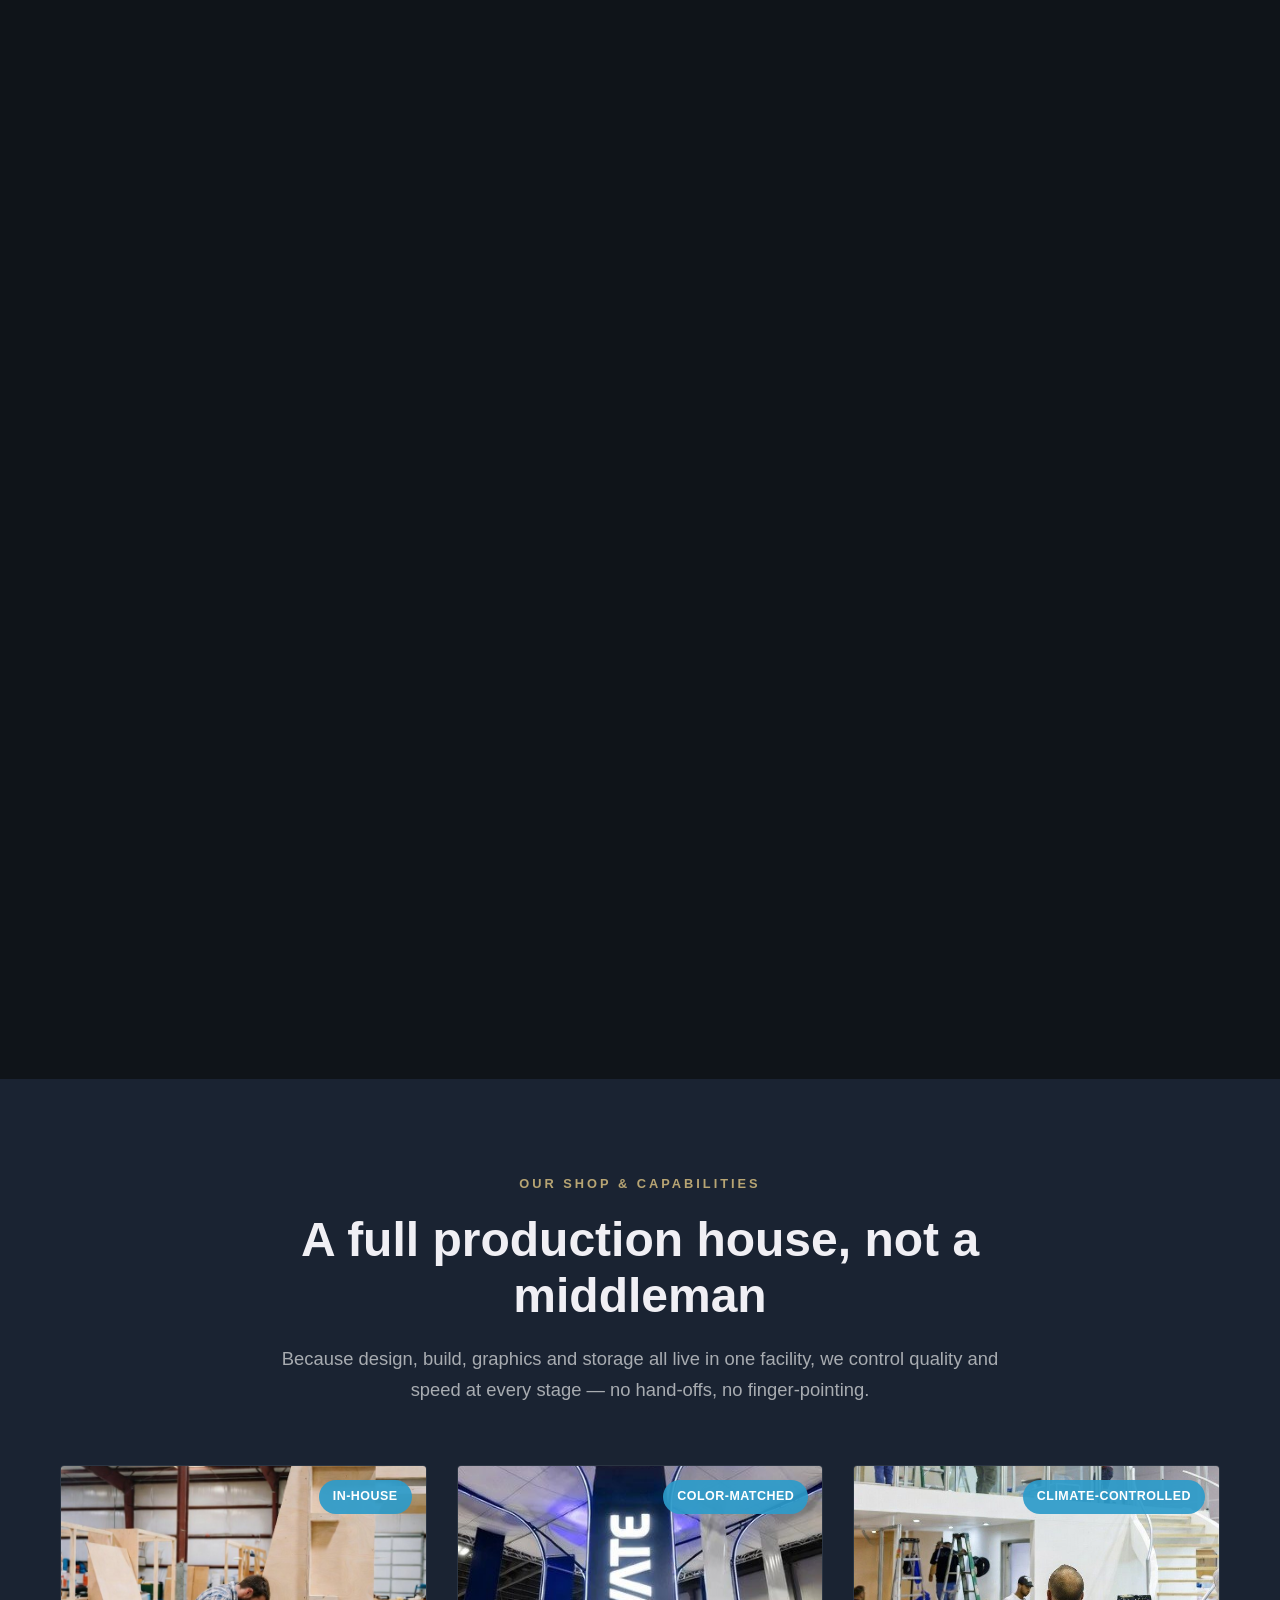
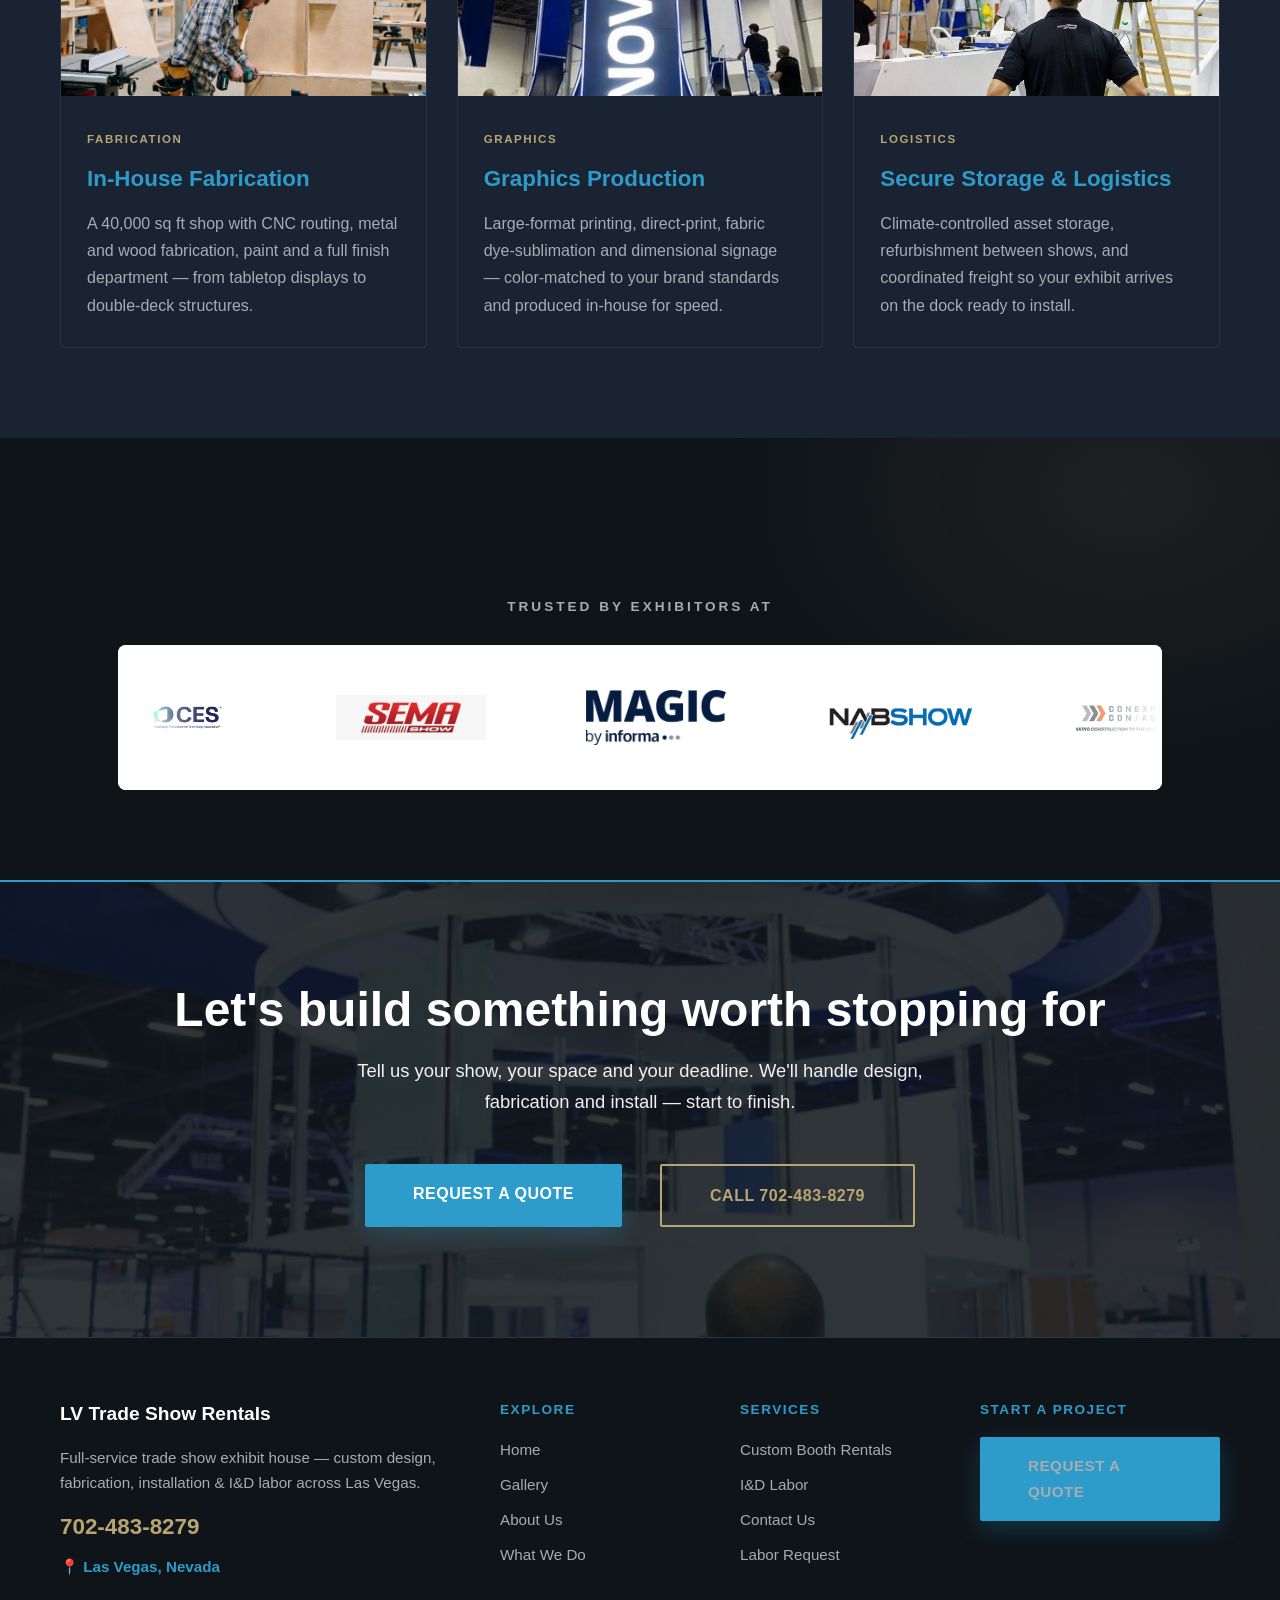
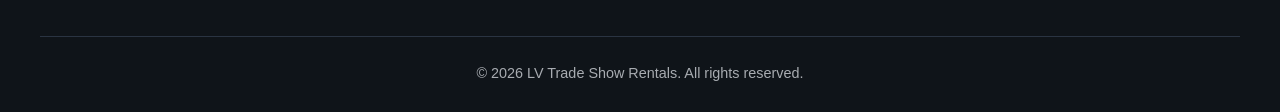
<file: about-us.html>
<!DOCTYPE html>
<html lang="en">
<head>
    <meta charset="UTF-8">
    <meta name="viewport" content="width=device-width, initial-scale=1.0">
    <title>About Us | LV Trade Show Rentals</title>
    <meta name="description" content="Las Vegas' full-service trade show exhibit house — 20+ years designing, fabricating and installing custom booths on time, every time.">
    <meta property="og:title" content="About Us | LV Trade Show Rentals">
    <meta property="og:description" content="Craftsmanship, reliability and turnkey trade show execution in Las Vegas.">
    <meta property="og:type" content="website">
    <meta property="og:image" content="assets/world2-logo.png">
    <link rel="icon" type="image/png" href="assets/world2-logo.png">
    <link rel="stylesheet" href="assets/site.css">
    <style>
        /* ===================================================================
           ABOUT US — page-specific styles (abt- prefix; no shared overrides)
           =================================================================== */

        /* ---- Cinematic interior hero ---- */
        .abt-hero { min-height: 82vh; }
        .abt-hero .page-hero-overlay {
            background:
                radial-gradient(120% 90% at 80% 0%, rgba(45, 156, 202, 0.16) 0%, transparent 55%),
                linear-gradient(135deg, rgba(15, 20, 25, 0.92) 0%, rgba(26, 35, 50, 0.78) 55%, rgba(15, 20, 25, 0.7) 100%);
        }
        .abt-hero h1 { max-width: 15ch; }
        .abt-hero-badges { display: flex; flex-wrap: wrap; gap: 14px; margin-top: 34px; }
        .abt-hero-badge {
            display: inline-flex; align-items: center; gap: 8px;
            padding: 10px 18px; border-radius: 40px;
            background: rgba(255, 255, 255, 0.06);
            border: 1px solid rgba(255, 255, 255, 0.14);
            -webkit-backdrop-filter: blur(8px); backdrop-filter: blur(8px);
            font-size: 0.92rem; font-weight: 600; color: #fff; letter-spacing: 0.3px;
        }
        .abt-hero-badge b { color: var(--accent-teal); font-weight: 800; }
        .abt-hero-badge.gold b { color: var(--accent-gold); }

        /* ---- Ambient depth glow (decorative, sits behind content) ---- */
        .abt-amb { position: relative; }
        .abt-amb::before { content: ''; position: absolute; inset: 0; z-index: 0; pointer-events: none; }
        .abt-amb.g1::before { background: radial-gradient(640px 420px at 12% 18%, rgba(45, 156, 202, 0.10), transparent 68%); }
        .abt-amb.g2::before { background: radial-gradient(600px 420px at 88% 12%, rgba(184, 165, 115, 0.09), transparent 68%); }
        .abt-amb > .container { position: relative; z-index: 1; }

        /* ---- Brand-story feature rows: parallax image + floating chip ---- */
        .feature-row .feature-media.abt-fmedia {
            position: relative; overflow: hidden; border-radius: 8px;
            box-shadow: var(--shadow-lg); min-height: 480px;
        }
        .feature-row .feature-media.abt-fmedia img {
            position: absolute; top: -18%; left: 0;
            width: 100%; height: 136%; object-fit: cover;
            will-change: transform;
        }
        .feature-row .feature-media.abt-fmedia::after {
            content: ''; position: absolute; inset: 0; border-radius: 8px;
            border: 1px solid rgba(255, 255, 255, 0.10);
            box-shadow: inset 0 0 90px rgba(0, 0, 0, 0.4);
            pointer-events: none; z-index: 3;
        }
        .abt-fchip {
            position: absolute; z-index: 4; left: 22px; bottom: 22px;
            display: flex; align-items: center; gap: 14px;
            padding: 14px 20px; border-radius: 10px;
            background: rgba(15, 20, 25, 0.72);
            border: 1px solid rgba(255, 255, 255, 0.12);
            -webkit-backdrop-filter: blur(10px); backdrop-filter: blur(10px);
            box-shadow: 0 18px 44px rgba(0, 0, 0, 0.55);
        }
        .abt-fchip .abt-fchip-num { font-size: 1.9rem; font-weight: 900; color: var(--accent-teal); line-height: 1; }
        .abt-fchip.gold .abt-fchip-num { color: var(--accent-gold); }
        .abt-fchip .abt-fchip-lbl {
            font-size: 0.74rem; color: var(--text-secondary);
            text-transform: uppercase; letter-spacing: 1px; font-weight: 700; line-height: 1.25;
        }

        .abt-kicker {
            display: block; color: var(--accent-gold); font-weight: 700;
            font-size: 0.78rem; letter-spacing: 3px; text-transform: uppercase; margin-bottom: 14px;
        }
        .abt-check { list-style: none; margin-top: 24px; }
        .abt-check li { position: relative; padding: 8px 0 8px 30px; color: var(--text-primary); }
        .abt-check li::before { content: '✓'; position: absolute; left: 0; top: 8px; color: var(--accent-teal); font-weight: 800; }

        /* ---- Stats band ---- */
        .abt-stats .stats-row { text-align: center; }
        .abt-dollar::before { content: '$'; }

        /* ===================================================================
           WHAT WE STAND FOR — scroll-scrubbed stage
           ===================================================================
           The block is a scroll-driven stage, not a grid of cards. Three
           layers, all paced by the same scroll:

             1. BACKDROP — assets/about-us-scroll.mp4 pinned behind everything,
                its playhead bound to scroll by assets/scroll-video.js. Down
                runs it forward, up runs it backward, stopping holds a frame.
             2. BLUEPRINT — a drafting grid over the footage whose opacity is
                driven by --p (0 at the top of the block, 1 at the bottom), so
                the drawing dissolves as the booth in the clip comes to life.
             3. TYPE — a sticky two-column layout: a persistent heading and
                live index on the left, one principle at a time on the right,
                swapped as --p crosses each quarter.

           Everything the video touches is scoped to .sv:not(.sv-off). The
           script adds .sv-off if the clip is missing or fails, and the stage
           falls back to its own painted backdrop with no other change.
           =================================================================== */

        /* ---- Layer 1: the pinned, scroll-scrubbed backdrop ---- */
        .sv { position: relative; --p: 0; }
        .sv-track { position: relative; }
        .sv-pin {
            position: sticky; top: 0; height: 100vh; overflow: hidden; z-index: 0;
            --mx: 50%; --my: 40%;
            /* Stands on its own before the clip is dropped in — and after
               .sv-off, if it never loads. */
            background:
                radial-gradient(70% 55% at 22% 18%, rgba(45, 156, 202, 0.16), transparent 70%),
                radial-gradient(60% 60% at 88% 92%, rgba(184, 165, 115, 0.13), transparent 72%),
                linear-gradient(160deg, #131c26 0%, #0f1419 55%, #0c1116 100%);
        }
        .sv-video {
            position: absolute; top: 0; left: 0; width: 100%; height: 100%;
            object-fit: cover; opacity: 0; transition: opacity 0.8s ease;
            transform: translateZ(0); /* own compositor layer: a seek repaints only the video */
        }
        .sv.is-ready .sv-video { opacity: 1; }

        /* Slight overall darkening, weighted to the left so the copy column
           always has something to sit on, and feathered top and bottom so the
           stage melts into the sections either side. */
        .sv-veil {
            position: absolute; inset: 0; pointer-events: none; z-index: 1;
            background:
                linear-gradient(180deg, rgba(15, 20, 25, 0.94) 0%, rgba(15, 20, 25, 0.44) 14%,
                                        rgba(15, 20, 25, 0.44) 86%, rgba(15, 20, 25, 0.94) 100%),
                linear-gradient(90deg, rgba(15, 20, 25, 0.76) 0%, rgba(15, 20, 25, 0.28) 58%,
                                       rgba(15, 20, 25, 0.58) 100%);
        }

        /* ---- Layer 2: the drafting grid that dissolves as you scroll ---- */
        .sv-grid {
            position: absolute; inset: -1px; pointer-events: none; z-index: 2;
            opacity: calc(0.55 - var(--p, 0) * 0.55);
            background-image:
                linear-gradient(rgba(45, 156, 202, 0.30) 1px, transparent 1px),
                linear-gradient(90deg, rgba(45, 156, 202, 0.30) 1px, transparent 1px),
                linear-gradient(rgba(45, 156, 202, 0.13) 1px, transparent 1px),
                linear-gradient(90deg, rgba(45, 156, 202, 0.13) 1px, transparent 1px);
            background-size: 160px 160px, 160px 160px, 32px 32px, 32px 32px;
            -webkit-mask-image: radial-gradient(115% 90% at 50% 45%, #000 25%, transparent 82%);
            mask-image: radial-gradient(115% 90% at 50% 45%, #000 25%, transparent 82%);
        }

        /* Work light that follows the cursor across the footage. */
        .sv-light {
            position: absolute; inset: 0; pointer-events: none; z-index: 3;
            mix-blend-mode: screen;
            background: radial-gradient(460px 460px at var(--mx) var(--my),
                        rgba(93, 190, 232, 0.16), rgba(45, 156, 202, 0.05) 42%, transparent 72%);
        }

        /* Static film grain — an inline SVG turbulence, so no extra request and
           no per-frame repaint of a full-screen layer. */
        .sv-grain {
            position: absolute; inset: 0; pointer-events: none; z-index: 4;
            opacity: 0.055; mix-blend-mode: overlay;
            background-image: url("data:image/svg+xml;utf8,<svg xmlns='http://www.w3.org/2000/svg' width='160' height='160'><filter id='n'><feTurbulence type='fractalNoise' baseFrequency='0.85' numOctaves='3'/></filter><rect width='160' height='160' filter='url(%23n)'/></svg>");
        }

        .sv-bar {
            position: absolute; left: 0; right: 0; bottom: 0; height: 2px; z-index: 5;
            background: rgba(255, 255, 255, 0.07);
        }
        .sv-bar-fill {
            height: 100%; background: linear-gradient(90deg, var(--accent-teal), var(--accent-gold));
            transform: scaleX(0); transform-origin: 0 50%;
        }

        /* Pulled back over the pin; rides above it on z-index. */
        .sv-content { position: relative; z-index: 1; margin-top: -100vh; }

        /* ---- Layer 3: the type stage ---- */
        /* Track height paces both the clip and the principle swaps: four
           panels over (460vh - 100vh of pinning) ≈ 90vh of scroll apiece. */
        .std-track { height: 460vh; }
        .std-stick {
            position: sticky; top: 0; height: 100vh;
            display: grid; align-content: center;
            padding: 86px 20px 58px; box-sizing: border-box;
        }
        .std-grid {
            max-width: var(--maxw); width: 100%; margin: 0 auto;
            display: grid; grid-template-columns: minmax(280px, 0.82fr) 1.18fr;
            gap: 20px 76px; align-items: center;
        }

        /* Left: heading + live index, held against a hairline progress rail */
        .std-left { position: relative; padding-left: 30px; }
        .std-rail {
            position: absolute; left: 0; top: 4px; bottom: 4px; width: 1px;
            background: rgba(255, 255, 255, 0.13);
        }
        .std-rail-fill {
            position: absolute; inset: 0; transform: scaleY(0); transform-origin: 50% 0;
            background: linear-gradient(to bottom, var(--accent-teal), var(--accent-gold));
            box-shadow: 0 0 12px rgba(45, 156, 202, 0.55);
        }
        .std-left h2 { color: #fff; font-size: clamp(1.9rem, 3.2vw, 2.7rem); letter-spacing: -0.5px; }
        .std-lede {
            color: var(--text-secondary); font-size: 1.02rem; margin-top: 16px; max-width: 42ch;
        }

        .std-idx { list-style: none; margin-top: 40px; }
        .std-step {
            display: flex; align-items: center; gap: 14px; padding: 11px 0;
            opacity: 0.34; transition: opacity 0.5s var(--ease);
        }
        .std-step.is-on { opacity: 1; }
        .std-step .std-step-n {
            font-size: 0.7rem; font-weight: 700; letter-spacing: 2px;
            color: var(--accent-gold); font-variant-numeric: tabular-nums;
        }
        .std-step .std-step-ln {
            width: 0; height: 1px; background: var(--accent-gold);
            transition: width 0.6s var(--ease);
        }
        .std-step.is-on .std-step-ln { width: 40px; }
        .std-step .std-step-t {
            font-size: 1.02rem; font-weight: 700; color: #fff;
            letter-spacing: 0.3px; transition: letter-spacing 0.6s var(--ease);
        }
        .std-step.is-on .std-step-t { letter-spacing: 1.4px; }

        /* Right: one principle at a time, cross-faded through blur */
        .std-panels { position: relative; min-height: 460px; }
        .std-panel {
            position: absolute; inset: 0; display: flex; flex-direction: column;
            justify-content: center; pointer-events: none;
            opacity: 0; transform: translateY(28px); filter: blur(9px);
            transition: opacity 0.55s var(--ease), transform 0.85s var(--ease), filter 0.7s var(--ease);
        }
        .std-panel.is-on { opacity: 1; transform: none; filter: none; pointer-events: auto; }
        /* Children stagger in behind the panel itself. */
        .std-panel > * {
            position: relative; z-index: 1;
            opacity: 0; transform: translateY(20px);
            transition: opacity 0.7s var(--ease), transform 0.8s var(--ease);
            transition-delay: calc(var(--i, 0) * 85ms);
        }
        .std-panel.is-on > * { opacity: 1; transform: none; }

        /* Oversized outlined numeral, sitting behind the copy.
           Declared after `.std-panel > *` so its own position/z-index win. */
        .std-num {
            position: absolute; top: -14px; right: -8px; z-index: 0;
            font-size: clamp(8rem, 17vw, 15rem); font-weight: 900; line-height: 0.74;
            color: transparent; -webkit-text-stroke: 1px rgba(255, 255, 255, 0.13);
            letter-spacing: -0.04em; pointer-events: none; user-select: none;
        }

        .std-tag {
            display: inline-flex; align-items: center; gap: 12px; align-self: flex-start;
            font-size: 0.72rem; font-weight: 700; letter-spacing: 3.2px;
            text-transform: uppercase; color: var(--accent-teal); margin-bottom: 22px;
        }
        .std-tag::before {
            content: ''; width: 26px; height: 1px; background: var(--accent-teal);
        }

        /* Line-masked headline: each line rides up out of its own clip box. */
        .std-title { font-size: clamp(1.8rem, 3.6vw, 3rem); font-weight: 800; line-height: 1.12; color: #fff; letter-spacing: -0.6px; }
        .std-title .std-ln { display: block; overflow: hidden; padding-bottom: 0.1em; margin-bottom: -0.1em; }
        .std-title .std-ln i {
            display: block; font-style: normal;
            transform: translateY(112%);
            transition: transform 0.95s var(--ease);
        }
        .std-panel.is-on .std-title .std-ln i { transform: none; }
        .std-title .std-ln:nth-child(2) i { transition-delay: 0.09s; }
        .std-title .std-ln:nth-child(3) i { transition-delay: 0.18s; }
        .std-title em { font-style: normal; color: var(--accent-gold); }

        .std-body {
            color: var(--text-secondary); font-size: 1.08rem; line-height: 1.85;
            max-width: 52ch; margin-top: 24px;
        }

        /* Proof row — hairlines that draw left-to-right as the panel lands */
        .std-proof {
            list-style: none; margin-top: 40px;
            display: grid; grid-template-columns: repeat(3, minmax(0, 1fr)); gap: 0 30px;
        }
        .std-proof li { position: relative; padding-top: 18px; }
        .std-proof li::before {
            content: ''; position: absolute; top: 0; left: 0; width: 100%; height: 1px;
            background: linear-gradient(90deg, var(--accent-teal), rgba(45, 156, 202, 0.12));
            transform: scaleX(0); transform-origin: 0 50%;
            transition: transform 0.9s var(--ease);
        }
        .std-panel.is-on .std-proof li::before { transform: scaleX(1); }
        .std-proof li:nth-child(2)::before { transition-delay: 0.1s; }
        .std-proof li:nth-child(3)::before { transition-delay: 0.2s; }
        .std-proof b {
            display: block; font-size: 1.5rem; font-weight: 800; color: #fff;
            line-height: 1.1; margin-bottom: 6px; font-variant-numeric: tabular-nums;
        }
        .std-proof span {
            font-size: 0.68rem; font-weight: 700; letter-spacing: 1.5px;
            text-transform: uppercase; color: var(--text-secondary); line-height: 1.4; display: block;
        }

        /* A single light pass across the panel each time it becomes active. */
        .std-sweep {
            position: absolute; top: 0; left: 0; right: 0; height: 1px;
            overflow: hidden; opacity: 0; z-index: 2;
        }
        .std-panel.is-on .std-sweep { animation: stdSweep 1.25s var(--ease) 0.15s both; }
        .std-sweep::after {
            content: ''; position: absolute; inset: 0;
            background: linear-gradient(90deg, transparent, var(--accent-gold), transparent);
        }
        @keyframes stdSweep {
            0%   { opacity: 0; transform: translateX(-100%); }
            22%  { opacity: 1; }
            100% { opacity: 0; transform: translateX(100%); }
        }

        /* ---- Capability tag on media cards ---- */
        .abt-cap-tag {
            display: inline-block; font-size: 0.72rem; letter-spacing: 1.6px;
            text-transform: uppercase; color: var(--accent-gold); font-weight: 700; margin-bottom: 10px;
        }

        /* ---- Credibility trust heading above marquee ---- */
        .abt-trust-head { text-align: center; margin: 64px 0 26px; }
        .abt-trust-head span {
            font-size: 0.85rem; text-transform: uppercase; letter-spacing: 3px;
            color: var(--text-secondary); font-weight: 700;
        }

        /* ---- Responsive ---- */
        @media (max-width: 768px) {
            .abt-hero { min-height: 68vh; }
            .feature-row .feature-media.abt-fmedia { min-height: 300px; }
            .feature-row .feature-media.abt-fmedia img { top: -14%; height: 128%; }
            .abt-fchip { left: 14px; bottom: 14px; padding: 12px 16px; gap: 10px; }
            .abt-fchip .abt-fchip-num { font-size: 1.5rem; }
        }

        /* ---- Stand-for stage: unpin below 900px ----
           The clip stays as a sticky backdrop, but the principles stop
           swapping in place and become a single scrolling column — the
           script switches to per-panel reveals to match (see "flow" mode). */
        @media (max-width: 900px) {
            .std-track { height: auto; }
            .std-stick { position: static; height: auto; display: block; padding: 108px 20px 92px; }
            .std-grid { grid-template-columns: 1fr; gap: 12px; }
            .std-left { padding-left: 0; }
            .std-rail, .std-idx { display: none; }
            .std-panels { position: static; min-height: 0; display: grid; gap: 78px; margin-top: 54px; }
            .std-panel { position: static; display: block; }
            .std-num { font-size: clamp(6rem, 26vw, 11rem); top: -20px; right: 0; }
            .std-proof { grid-template-columns: 1fr 1fr; gap: 26px 24px; }
            .std-proof li:nth-child(3) { grid-column: 1 / -1; }
            .sv-veil {
                background:
                    linear-gradient(180deg, rgba(15, 20, 25, 0.94) 0%, rgba(15, 20, 25, 0.62) 16%,
                                            rgba(15, 20, 25, 0.62) 84%, rgba(15, 20, 25, 0.94) 100%);
            }
        }

        /* ---- Reduced motion safety for custom layers ----
           The scrub itself is a scroll POSITION, not an animation, so it is
           left alone; the entrance choreography is switched off. */
        @media (prefers-reduced-motion: reduce) {
            .feature-row .feature-media.abt-fmedia img { transform: none !important; }
            .std-panel,
            .std-panel > * { opacity: 1 !important; transform: none !important; filter: none !important; transition: none !important; }
            .std-title .std-ln i { transform: none !important; transition: none !important; }
            .std-proof li::before { transform: scaleX(1) !important; transition: none !important; }
            .std-panel.is-on .std-sweep { animation: none !important; }
            .sv-grain { display: none; }
        }
    </style>
</head>
<body>
    <div class="menu-overlay" id="menu-overlay"></div>
    <header class="navbar" id="navbar">
        <div class="navbar-container">
            <div class="navbar-brand"><a href="index.html"><h2>LV Trade Show Rentals</h2></a></div>
            <div class="navbar-phone"><a href="tel:+17024838279">Call Us</a></div>
            <button class="hamburger" id="hamburger" aria-label="Open menu"><span></span><span></span><span></span></button>
            <nav class="navbar-menu" id="navbar-menu">
                <a href="index.html">HOME</a>
                <a href="trade-show-labor.html">TRADE SHOW LABOR</a>
                <a href="gallery.html">GALLERY</a>
                <a href="about-us.html">ABOUT US</a>
                <a href="what-we-do.html">WHAT WE DO</a>
                <a href="contact-us.html">CONTACT US</a>
                <a href="i-d-labor-request.html">I &amp; D LABOR REQUEST</a>
            </nav>
        </div>
    </header>

    <!-- ============================ HERO ============================ -->
    <section class="page-hero abt-hero">
        <img class="page-hero-media" src="assets/service-custom-fab.jpg" alt="Fabricators building a custom trade show exhibit in the LV Trade Show Rentals shop">
        <div class="page-hero-overlay"></div>
        <div class="page-hero-inner">
            <div class="breadcrumb"><a href="index.html">Home</a><span>&rsaquo;</span>About Us</div>
            <span class="eyebrow" data-reveal>About Us</span>
            <h1 data-reveal>Las Vegas' Exhibit House</h1>
            <p class="lead" data-reveal>For over two decades we've designed, fabricated and installed award-worthy trade show exhibits &mdash; delivered on time, on budget and on brand, show after show.</p>
            <div class="abt-hero-badges" data-reveal>
                <span class="abt-hero-badge"><b>20+</b> Years</span>
                <span class="abt-hero-badge"><b>1,000+</b> Builds</span>
                <span class="abt-hero-badge"><b>100%</b> On-Time</span>
                <span class="abt-hero-badge gold"><b>$2M</b> Insured</span>
            </div>
        </div>
    </section>

    <!-- ======================= BRAND STORY ========================= -->
    <section class="section abt-amb g1">
        <div class="container">
            <div class="section-head" data-reveal>
                <span class="eyebrow">Our Story</span>
                <h2>Two decades on the Las Vegas show floor</h2>
                <p>We're a single-source exhibit house: strategy, design, fabrication, graphics, lighting, AV, freight and I&amp;D labor &mdash; all under one roof, all accountable to one deadline.</p>
            </div>

            <!-- Row 1 — Origin -->
            <div class="feature-row" data-reveal>
                <div class="feature-media abt-fmedia">
                    <img src="assets/service-installation.jpg" alt="LV Trade Show Rentals crew installing a booth on a Las Vegas show floor" data-parallax="0.1" loading="lazy" decoding="async">
                    <div class="abt-fchip">
                        <span class="abt-fchip-num">2004</span>
                        <span class="abt-fchip-lbl">Established<br>in Las Vegas</span>
                    </div>
                </div>
                <div class="feature-body abt-fbody">
                    <span class="abt-kicker">Our Origin</span>
                    <h2>Built by people who live on the show floor</h2>
                    <p>LV Trade Show Rentals started in 2004 as a small install-and-dismantle crew at the Las Vegas Convention Center. Two decades later we're a full-service exhibit house &mdash; but that hands-on, get-it-done DNA hasn't changed.</p>
                    <ul class="abt-check">
                        <li>20+ years exhibiting across Las Vegas venues</li>
                        <li>1,000+ booths designed, built and delivered</li>
                        <li>Trusted at CES, SEMA, MAGIC, NAB &amp; CONEXPO</li>
                    </ul>
                </div>
            </div>

            <!-- Row 2 — Craftsmanship -->
            <div class="feature-row reverse" data-reveal>
                <div class="feature-media abt-fmedia">
                    <img src="assets/service-custom-fab.jpg" alt="Custom fabrication in progress inside the LV Trade Show Rentals shop" data-parallax="0.1" loading="lazy" decoding="async">
                    <div class="abt-fchip gold">
                        <span class="abt-fchip-num">40k</span>
                        <span class="abt-fchip-lbl">Sq Ft<br>Fabrication Shop</span>
                    </div>
                </div>
                <div class="feature-body abt-fbody">
                    <span class="abt-kicker">In-House Craft</span>
                    <h2>Designed, engineered and built under one roof</h2>
                    <p>From the first rendering to the final finish, your exhibit is created by our own designers, fabricators and finishers in our Las Vegas shop. Owning the process means tighter tolerances, faster changes and a booth that photographs beautifully under show lighting.</p>
                    <ul class="abt-check">
                        <li>40,000 sq ft fabrication facility</li>
                        <li>CNC, metal, wood, paint &amp; finish in-house</li>
                        <li>Reusable, road-ready structural engineering</li>
                    </ul>
                </div>
            </div>

            <!-- Row 3 — Execution -->
            <div class="feature-row" data-reveal>
                <div class="feature-media abt-fmedia">
                    <img src="assets/booth-fully-custom.jpg" alt="Finished fully-custom trade show booth delivered by LV Trade Show Rentals" data-parallax="0.1" loading="lazy" decoding="async">
                    <div class="abt-fchip">
                        <span class="abt-fchip-num">100%</span>
                        <span class="abt-fchip-lbl">On-Time<br>Install Record</span>
                    </div>
                </div>
                <div class="feature-body abt-fbody">
                    <span class="abt-kicker">Flawless Execution</span>
                    <h2>Obsessed with on-time, on-brand delivery</h2>
                    <p>Show floors run on immovable deadlines. We plan backwards from your install window, pre-build and pre-light in the shop, and put seasoned supervisors on-site so your booth is show-ready before the doors open &mdash; every single time.</p>
                    <ul class="abt-check">
                        <li>100% on-time installation record</li>
                        <li>A dedicated project director on every account</li>
                        <li>$2M liability insured, certificates on request</li>
                    </ul>
                </div>
            </div>
        </div>
    </section>

    <!-- ========================= STATS BAND ======================== -->
    <section class="section alt abt-stats">
        <div class="container">
            <div class="section-head" data-reveal>
                <span class="eyebrow gold">By The Numbers</span>
                <h2>Two decades, measured in results</h2>
            </div>
            <div class="stats-row reveal-group">
                <div class="stat-box" data-count="20" data-suffix="+">
                    <div class="stat-num">0</div>
                    <div class="stat-label">Years in Business</div>
                </div>
                <div class="stat-box" data-count="1000" data-suffix="+">
                    <div class="stat-num">0</div>
                    <div class="stat-label">Booths Delivered</div>
                </div>
                <div class="stat-box" data-count="100" data-suffix="%">
                    <div class="stat-num">0</div>
                    <div class="stat-label">On-Time Rate</div>
                </div>
                <div class="stat-box" data-count="2" data-suffix="M">
                    <div class="stat-num abt-dollar">0</div>
                    <div class="stat-label">Liability Insured</div>
                </div>
            </div>
        </div>
    </section>

    <!-- ==================== WHAT WE STAND FOR ======================
         Scroll-scrubbed stage. assets/scroll-video.js binds the clip's
         playhead to scroll: down runs it forward, up runs it backward,
         stopping holds a frame — no autoplay, no loop.

         data-scroll-start="50": the scrub begins the moment this block's
         top edge reaches the middle of the viewport, so the clip is
         already running as the stage rises into view.
         ============================================================= -->
    <div class="sv abt-stand" id="stand" data-scroll-video data-scroll-start="50">
      <div class="sv-track">

        <div class="sv-pin">
            <video class="sv-video"
                   data-src="assets/about-us-scroll.mp4"
                   preload="none"
                   muted
                   playsinline
                   webkit-playsinline
                   disablepictureinpicture
                   aria-hidden="true"></video>
            <div class="sv-veil"></div>
            <div class="sv-grid"></div>
            <div class="sv-light"></div>
            <div class="sv-grain"></div>
            <div class="sv-bar"><div class="sv-bar-fill"></div></div>
        </div>

        <div class="sv-content">
          <section class="std-track" aria-labelledby="stand-h">
            <div class="std-stick">
              <div class="std-grid">

                <!-- Left: persistent heading + live index -->
                <div class="std-left">
                    <div class="std-rail"><div class="std-rail-fill"></div></div>
                    <span class="eyebrow gold">What We Stand For</span>
                    <h2 id="stand-h">Four standards behind every build</h2>
                    <p class="std-lede">Not a mission statement &mdash; the four things a client can actually hold us to, on every show, every year.</p>
                    <ol class="std-idx">
                        <li class="std-step is-on"><span class="std-step-n">01</span><span class="std-step-ln"></span><span class="std-step-t">Craftsmanship</span></li>
                        <li class="std-step"><span class="std-step-n">02</span><span class="std-step-ln"></span><span class="std-step-t">Reliability</span></li>
                        <li class="std-step"><span class="std-step-n">03</span><span class="std-step-ln"></span><span class="std-step-t">Partnership</span></li>
                        <li class="std-step"><span class="std-step-n">04</span><span class="std-step-ln"></span><span class="std-step-t">Turnkey</span></li>
                    </ol>
                </div>

                <!-- Right: one principle at a time -->
                <div class="std-panels">

                    <article class="std-panel is-on">
                        <span class="std-sweep" aria-hidden="true"></span>
                        <span class="std-num" aria-hidden="true">01</span>
                        <span class="std-tag" style="--i:1">Craftsmanship</span>
                        <h3 class="std-title" style="--i:2">
                            <span class="std-ln"><i>Built by the same hands</i></span>
                            <span class="std-ln"><i>that <em>drew</em> it.</i></span>
                        </h3>
                        <p class="std-body" style="--i:3">Your exhibit is engineered, cut, welded, finished and fully test-built in our own Las Vegas shop by fabricators who have been doing this for two decades. Nothing gets handed to a stranger and hoped for &mdash; which is why it photographs clean under show lighting and survives years on the road.</p>
                        <ul class="std-proof" style="--i:4">
                            <li><b>40,000</b><span>Sq Ft Shop</span></li>
                            <li><b>100%</b><span>Built In-House</span></li>
                            <li><b>20+</b><span>Years On The Floor</span></li>
                        </ul>
                    </article>

                    <article class="std-panel">
                        <span class="std-sweep" aria-hidden="true"></span>
                        <span class="std-num" aria-hidden="true">02</span>
                        <span class="std-tag" style="--i:1">Reliability</span>
                        <h3 class="std-title" style="--i:2">
                            <span class="std-ln"><i>The show floor does not</i></span>
                            <span class="std-ln"><i><em>move</em> its deadline.</i></span>
                        </h3>
                        <p class="std-body" style="--i:3">So we plan backwards from your install window, pre-build and pre-light the booth in the shop, and put a seasoned supervisor on the dock. Nothing about your exhibit should be discovered at 2 a.m. the night before doors open &mdash; and in twenty years, it hasn't been.</p>
                        <ul class="std-proof" style="--i:4">
                            <li><b>100%</b><span>On-Time Installs</span></li>
                            <li><b>1,000+</b><span>Booths Delivered</span></li>
                            <li><b>24/7</b><span>Show-Week Support</span></li>
                        </ul>
                    </article>

                    <article class="std-panel">
                        <span class="std-sweep" aria-hidden="true"></span>
                        <span class="std-num" aria-hidden="true">03</span>
                        <span class="std-tag" style="--i:1">Partnership</span>
                        <h3 class="std-title" style="--i:2">
                            <span class="std-ln"><i>One number to call.</i></span>
                            <span class="std-ln"><i>One <em>name</em> on it.</i></span>
                        </h3>
                        <p class="std-body" style="--i:3">A dedicated project director owns your account from the kickoff drawing through dismantle &mdash; the same person for renderings, change orders, freight and the 6 a.m. floor call. No account hand-offs, no ticket queue, no finding out who is responsible after something has already gone wrong.</p>
                        <ul class="std-proof" style="--i:4">
                            <li><b>1</b><span>Point Of Contact</span></li>
                            <li><b>$2M</b><span>Liability Insured</span></li>
                            <li><b>0</b><span>Hand-Offs</span></li>
                        </ul>
                    </article>

                    <article class="std-panel">
                        <span class="std-sweep" aria-hidden="true"></span>
                        <span class="std-num" aria-hidden="true">04</span>
                        <span class="std-tag" style="--i:1">Turnkey</span>
                        <h3 class="std-title" style="--i:2">
                            <span class="std-ln"><i>You approve the rendering.</i></span>
                            <span class="std-ln"><i>We do <em>the rest</em>.</i></span>
                        </h3>
                        <p class="std-body" style="--i:3">Design, fabrication, graphics, lighting, AV, freight, I&amp;D labor and climate-controlled storage all live under one roof. Quality and schedule get controlled at every stage instead of negotiated between vendors &mdash; and you get one invoice at the end of it.</p>
                        <ul class="std-proof" style="--i:4">
                            <li><b>8</b><span>Services In-House</span></li>
                            <li><b>1</b><span>Roof</span></li>
                            <li><b>0</b><span>Middlemen</span></li>
                        </ul>
                    </article>

                </div>

              </div>
            </div>
          </section>
        </div><!-- /.sv-content -->

      </div><!-- /.sv-track -->
    </div><!-- /.sv -->


    <!-- ==================== SHOP & CAPABILITIES ==================== -->
    <section class="section alt">
        <div class="container">
            <div class="section-head" data-reveal>
                <span class="eyebrow gold">Our Shop &amp; Capabilities</span>
                <h2>A full production house, not a middleman</h2>
                <p>Because design, build, graphics and storage all live in one facility, we control quality and speed at every stage &mdash; no hand-offs, no finger-pointing.</p>
            </div>
            <div class="grid cols-3 reveal-group">
                <div class="media-card">
                    <div class="media">
                        <span class="badge-pill">In-House</span>
                        <img src="assets/service-custom-fab.jpg" alt="In-house custom fabrication shop" loading="lazy" decoding="async">
                    </div>
                    <div class="media-body">
                        <span class="abt-cap-tag">Fabrication</span>
                        <h3>In-House Fabrication</h3>
                        <p>A 40,000 sq ft shop with CNC routing, metal and wood fabrication, paint and a full finish department &mdash; from tabletop displays to double-deck structures.</p>
                    </div>
                </div>
                <div class="media-card">
                    <div class="media">
                        <span class="badge-pill">Color-Matched</span>
                        <img src="assets/service-graphic-design.jpg" alt="Large-format graphics production for trade show exhibits" loading="lazy" decoding="async">
                    </div>
                    <div class="media-body">
                        <span class="abt-cap-tag">Graphics</span>
                        <h3>Graphics Production</h3>
                        <p>Large-format printing, direct-print, fabric dye-sublimation and dimensional signage &mdash; color-matched to your brand standards and produced in-house for speed.</p>
                    </div>
                </div>
                <div class="media-card">
                    <div class="media">
                        <span class="badge-pill">Climate-Controlled</span>
                        <img src="assets/service-coordination.jpg" alt="Secure exhibit storage and show logistics coordination" loading="lazy" decoding="async">
                    </div>
                    <div class="media-body">
                        <span class="abt-cap-tag">Logistics</span>
                        <h3>Secure Storage &amp; Logistics</h3>
                        <p>Climate-controlled asset storage, refurbishment between shows, and coordinated freight so your exhibit arrives on the dock ready to install.</p>
                    </div>
                </div>
            </div>
        </div>
    </section>

    <!-- ====================== TRUSTED BY =========================== -->
    <section class="section abt-amb g2">
        <div class="container">
            <div class="abt-trust-head" data-reveal>
                <span>Trusted by exhibitors at</span>
            </div>
            <div class="event-logos">
                <div class="event-logos-track">
                    <div class="logo-item"><img src="assets/ces-logo.png" alt="CES - Consumer Electronics Show" class="event-logo" loading="lazy"></div>
                    <div class="logo-item"><img src="assets/sema-logo.png" alt="SEMA - Specialty Equipment Market Association" class="event-logo" loading="lazy"></div>
                    <div class="logo-item"><img src="assets/magic-logo.png" alt="MAGIC Fashion Trade Show" class="event-logo" loading="lazy"></div>
                    <div class="logo-item"><img src="assets/nab-logo.png" alt="NAB - National Association of Broadcasters" class="event-logo" loading="lazy"></div>
                    <div class="logo-item"><img src="assets/CONEXPO.png" alt="CONEXPO - Construction Equipment Exposition" class="event-logo" loading="lazy"></div>
                    <!-- Duplicate set for seamless infinite scroll -->
                    <div class="logo-item"><img src="assets/ces-logo.png" alt="CES - Consumer Electronics Show" class="event-logo" loading="lazy"></div>
                    <div class="logo-item"><img src="assets/sema-logo.png" alt="SEMA - Specialty Equipment Market Association" class="event-logo" loading="lazy"></div>
                    <div class="logo-item"><img src="assets/magic-logo.png" alt="MAGIC Fashion Trade Show" class="event-logo" loading="lazy"></div>
                    <div class="logo-item"><img src="assets/nab-logo.png" alt="NAB - National Association of Broadcasters" class="event-logo" loading="lazy"></div>
                    <div class="logo-item"><img src="assets/CONEXPO.png" alt="CONEXPO - Construction Equipment Exposition" class="event-logo" loading="lazy"></div>
                </div>
            </div>
        </div>
    </section>

    <!-- =========================== CTA BAND ======================== -->
    <section class="cta-band">
        <div class="cta-bg" style="background-image:url('assets/final-cta-bg.jpg')"></div>
        <div class="cta-ov"></div>
        <div class="container">
            <h2>Let's build something worth stopping for</h2>
            <p>Tell us your show, your space and your deadline. We'll handle design, fabrication and install &mdash; start to finish.</p>
            <div class="cta-group">
                <a class="cta-button" href="contact-us.html">Request a Quote</a>
                <a class="cta-button secondary" href="tel:+17024838279">Call 702-483-8279</a>
            </div>
        </div>
    </section>

    <!-- ============================ FOOTER ========================= -->
    <footer class="site-footer">
        <div class="container footer-grid">
            <div class="footer-col">
                <h3>LV Trade Show Rentals</h3>
                <p>Full-service trade show exhibit house — custom design, fabrication, installation &amp; I&amp;D labor across Las Vegas.</p>
                <a href="tel:+17024838279" class="phone-link">702-483-8279</a>
                <p class="footer-loc">📍 Las Vegas, Nevada</p>
            </div>
            <div class="footer-col">
                <h4>Explore</h4>
                <a href="index.html">Home</a>
                <a href="gallery.html">Gallery</a>
                <a href="about-us.html">About Us</a>
                <a href="what-we-do.html">What We Do</a>
            </div>
            <div class="footer-col">
                <h4>Services</h4>
                <a href="index.html">Custom Booth Rentals</a>
                <a href="what-we-do.html">I&amp;D Labor</a>
                <a href="contact-us.html">Contact Us</a>
                <a href="i-d-labor-request.html">Labor Request</a>
            </div>
            <div class="footer-col cta">
                <h4>Start a project</h4>
                <a href="contact-us.html" class="cta-button">Request a Quote</a>
            </div>
        </div>
        <div class="footer-bottom"><p>&copy; 2026 LV Trade Show Rentals. All rights reserved.</p></div>
    </footer>

    <script src="assets/site.js" defer></script>
    <!-- Binds the stand-for clip's playhead to scroll. Shared with index.html. -->
    <script src="assets/scroll-video.js" defer></script>

    <!-- ============================================================
         WHAT WE STAND FOR — stage controller

         Two modes, chosen by viewport and motion preference:

           "pin"  — the stage is stuck to the viewport and the four
                    principles swap in place. A rAF loop reads one number,
                    the block's scroll progress, and publishes it as --p
                    (the drafting grid fades on it), as the rail fill, and
                    as the active index.
           "flow" — below 900px, or under reduced motion, nothing is
                    pinned; the panels are a normal column and reveal
                    individually as they come into view.

         The loop only runs while the stage is on screen, and reads
         layout inside rAF rather than on the scroll event, so it never
         forces a synchronous reflow mid-scroll.
         ============================================================ -->
    <script>
    (function () {
        'use strict';

        var stage = document.getElementById('stand');
        if (!stage) return;

        var track  = stage.querySelector('.std-track');
        var pin    = stage.querySelector('.sv-pin');
        var fill   = stage.querySelector('.std-rail-fill');
        var panels = Array.prototype.slice.call(stage.querySelectorAll('.std-panel'));
        var steps  = Array.prototype.slice.call(stage.querySelectorAll('.std-step'));
        if (!track || !panels.length) return;

        var reduce = window.matchMedia('(prefers-reduced-motion: reduce)').matches;

        function clamp01(v) { return v < 0 ? 0 : v > 1 ? 1 : v; }

        /* ---- Active principle ---- */
        var active = 0;
        function setActive(i) {
            if (i === active) return;
            active = i;
            for (var n = 0; n < panels.length; n++) panels[n].classList.toggle('is-on', n === i);
            for (var s = 0; s < steps.length;  s++) steps[s].classList.toggle('is-on', s === i);
        }

        /* ---- "pin" mode: one rAF loop, one number ---- */
        var running = false, raf = 0;

        function frame() {
            if (!running) return;
            raf = window.requestAnimationFrame(frame);

            /* Distance the sticky holder is stuck for: the track's height
               less the one viewport it occupies while stuck. */
            var span = Math.max(1, track.offsetHeight - window.innerHeight);
            var p = clamp01(-track.getBoundingClientRect().top / span);

            stage.style.setProperty('--p', p.toFixed(4));
            if (fill) fill.style.transform = 'scaleY(' + p.toFixed(4) + ')';

            /* A short lead-in and tail, so the first principle is readable
               before it starts advancing and the last one holds rather than
               flashing past as the stage releases. */
            var q = clamp01((p - 0.05) / 0.86);
            setActive(Math.min(panels.length - 1, Math.floor(q * panels.length)));
        }

        function run(on) {
            if (on === running) return;
            running = on;
            if (on) raf = window.requestAnimationFrame(frame);
            else if (raf) window.cancelAnimationFrame(raf);
        }

        /* ---- Mode switching ---- */
        var mode = '', stageIO = null, panelIO = null;

        function teardown() {
            run(false);
            if (stageIO) { stageIO.disconnect(); stageIO = null; }
            if (panelIO) { panelIO.disconnect(); panelIO = null; }
        }

        function setup() {
            var want = (reduce || !window.matchMedia('(min-width: 901px)').matches ||
                        !('IntersectionObserver' in window)) ? 'flow' : 'pin';
            if (want === mode) return;
            teardown();
            mode = want;

            if (mode === 'pin') {
                panels.forEach(function (el, n) { el.classList.toggle('is-on', n === 0); });
                active = 0;
                stageIO = new IntersectionObserver(function (entries) {
                    run(entries[0].isIntersecting);
                }, { rootMargin: '20% 0px' });
                stageIO.observe(track);
                return;
            }

            /* flow: every panel is in the document flow, so each reveals on
               its own. --p is parked at 1 so the drafting grid is not left
               sitting at full strength over the copy. */
            stage.style.setProperty('--p', '1');
            if (fill) fill.style.transform = 'scaleY(1)';
            steps.forEach(function (el) { el.classList.add('is-on'); });

            if (reduce || !('IntersectionObserver' in window)) {
                panels.forEach(function (el) { el.classList.add('is-on'); });
                return;
            }
            panelIO = new IntersectionObserver(function (entries) {
                entries.forEach(function (en) {
                    /* `top < 0` catches panels the visitor has already passed —
                       a restored scroll position or an anchor jump skips over
                       them without ever reporting them as intersecting, and
                       they would otherwise stay invisible above the fold. */
                    if (en.isIntersecting || en.boundingClientRect.top < 0) {
                        en.target.classList.add('is-on');
                        panelIO.unobserve(en.target);
                    }
                });
            }, { threshold: 0.3, rootMargin: '0px 0px -10% 0px' });
            panels.forEach(function (el) { panelIO.observe(el); });
        }

        var resizeTimer = 0;
        window.addEventListener('resize', function () {
            window.clearTimeout(resizeTimer);
            resizeTimer = window.setTimeout(setup, 150);
        }, { passive: true });

        /* ---- Work light tracking the cursor across the footage ---- */
        if (pin && !reduce && window.matchMedia('(pointer: fine)').matches) {
            stage.addEventListener('pointermove', function (e) {
                var r = pin.getBoundingClientRect();
                pin.style.setProperty('--mx', (((e.clientX - r.left) / r.width) * 100).toFixed(1) + '%');
                pin.style.setProperty('--my', (((e.clientY - r.top) / r.height) * 100).toFixed(1) + '%');
            }, { passive: true });
        }

        setup();
    })();
    </script>
</body>
</html>
</file>
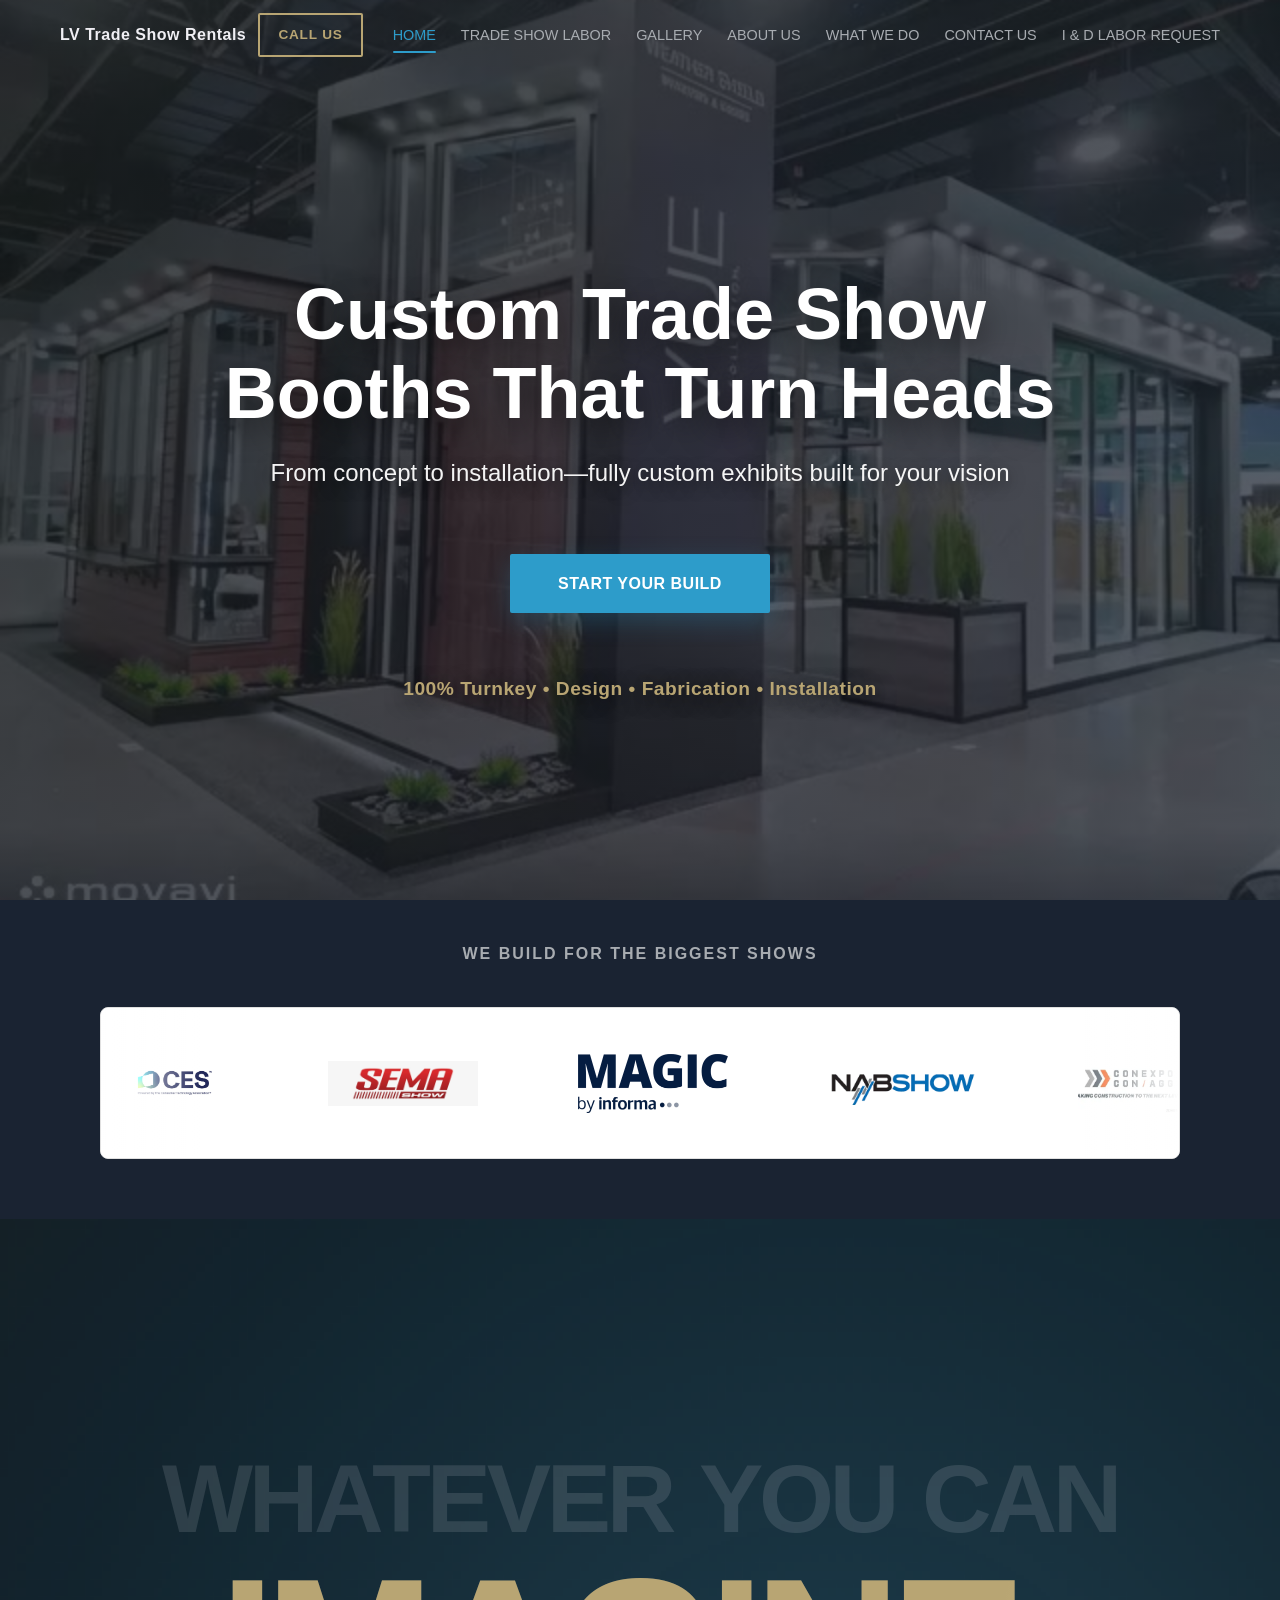
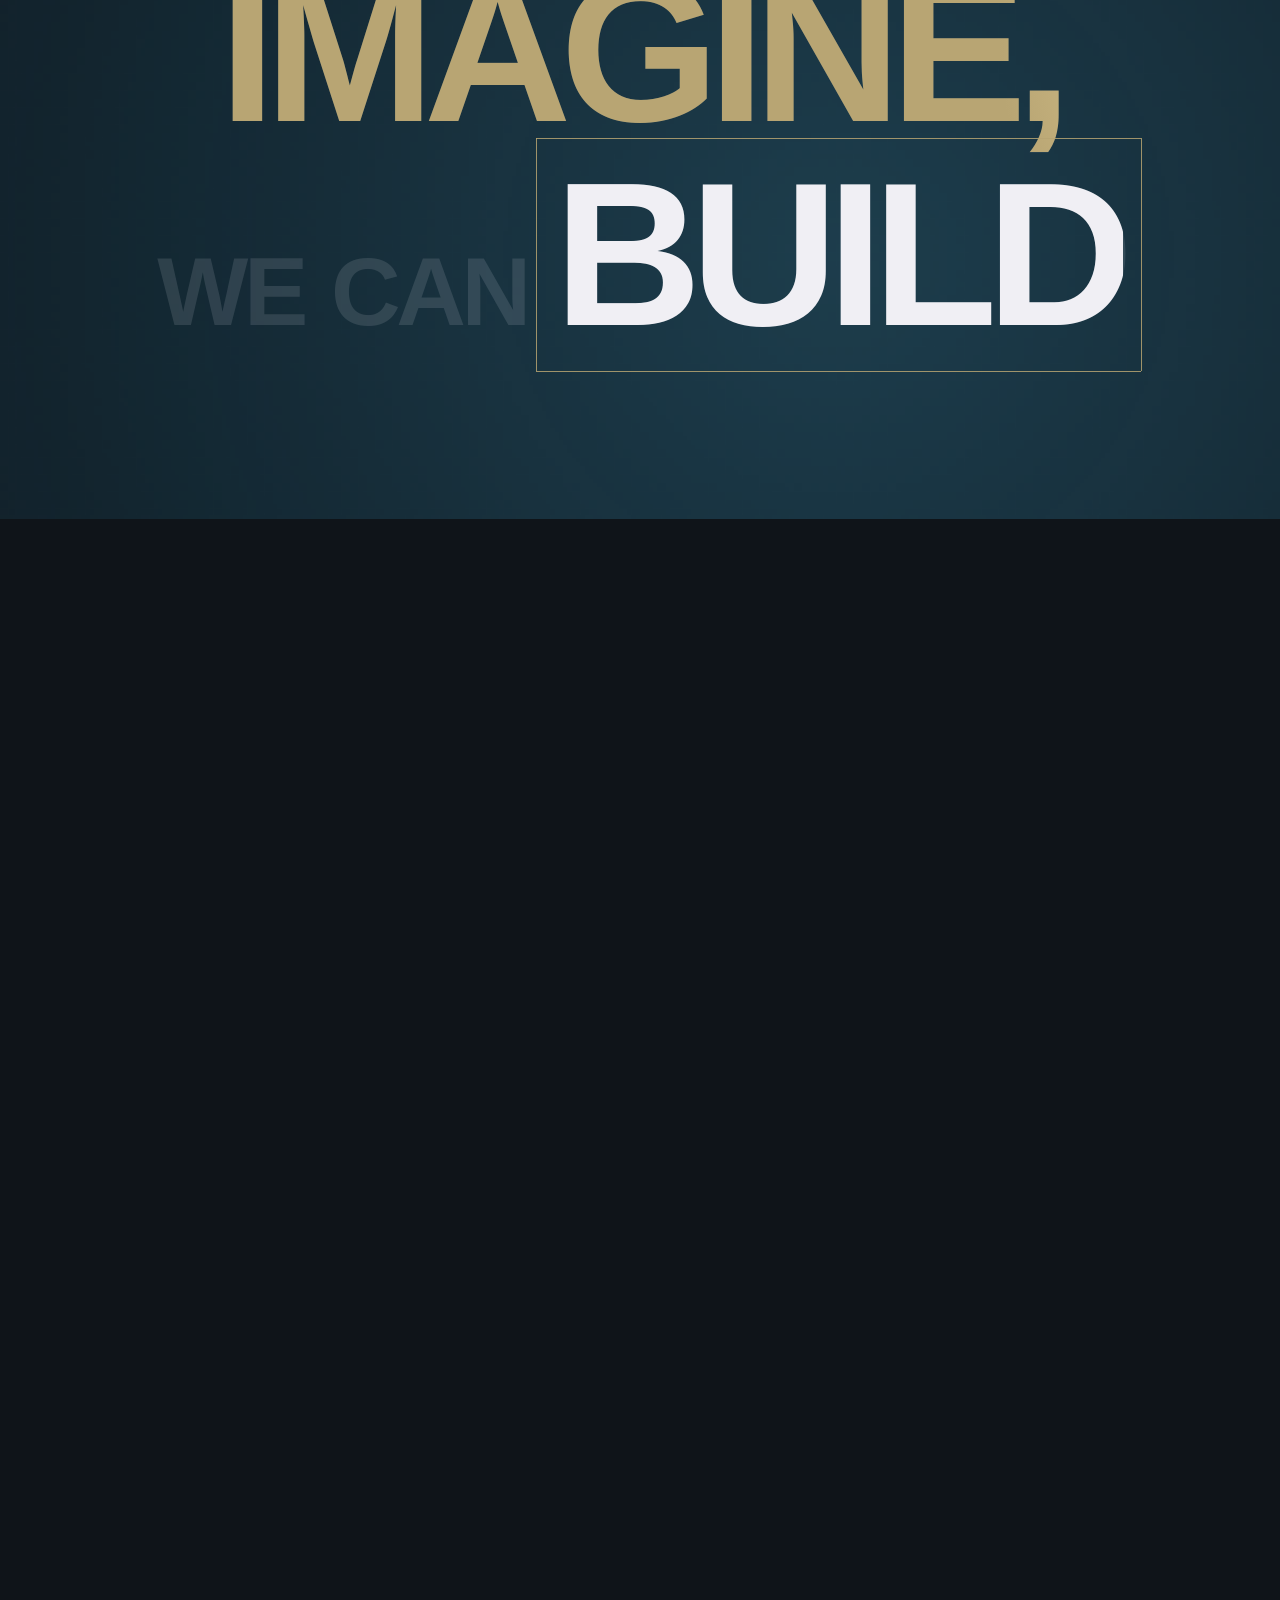
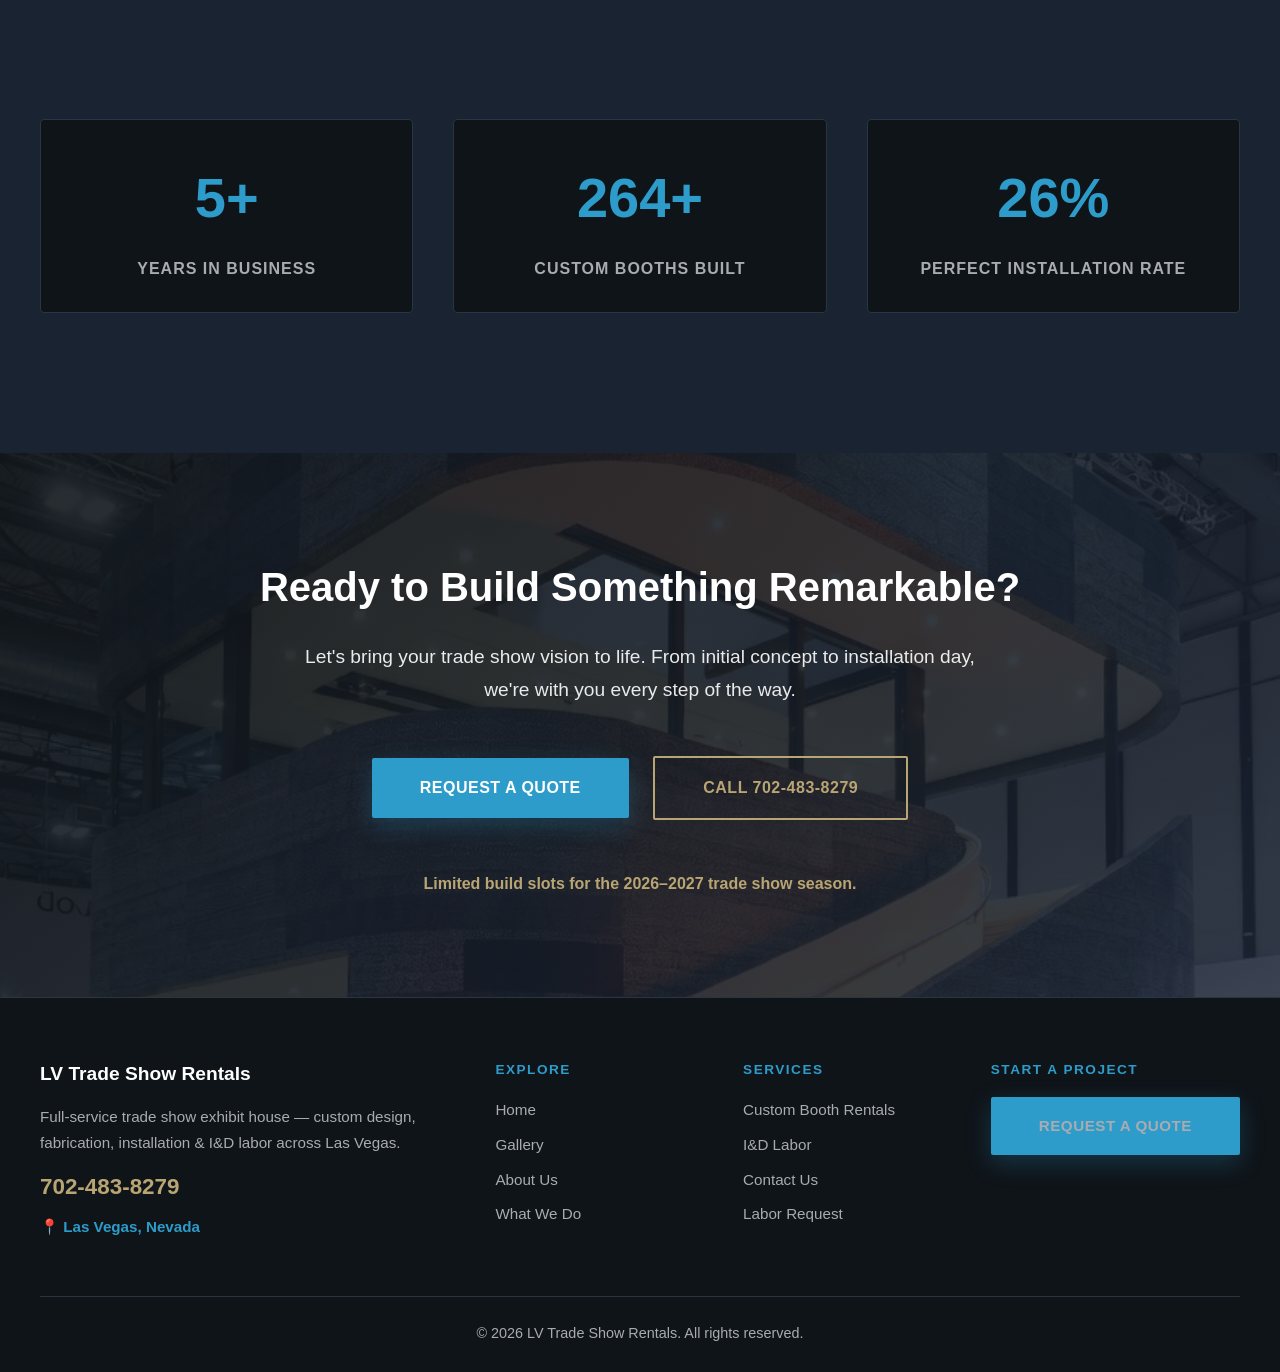
<file: booth-rentals.html>
<!DOCTYPE html>
<!--
    DO NOT DELETE — this file is a redirect, not a page.

    Until 2026-08-13 the booth-rental content lived at /booth-rentals.html. That
    content is now the home page, so this stub bounces the old URL to "/". It is
    the only redirect mechanism available: GitHub Pages serves static files and
    cannot issue a server-side 301.

    Both https://lvtradeshowrental.com/booth-rentals.html and .../booth-rentals
    are live and return 200 today. Deleting this file turns both into 404s for
    anyone arriving from an old link, bookmark, or search result.

    It costs 612 bytes, is never requested by any page on the site, and carries
    noindex + a canonical to "/", so it does not compete in search.
-->
<html lang="en">
<head>
    <meta charset="UTF-8">
    <meta name="viewport" content="width=device-width, initial-scale=1.0">
    <meta name="robots" content="noindex, follow">
    <meta http-equiv="refresh" content="0; url=/">
    <link rel="canonical" href="https://lvtradeshowrental.com/">
    <title>Custom Trade Show Booth Rentals Las Vegas | LV Trade Show Rentals</title>
    <script>window.location.replace('/');</script>
</head>
<body>
    <p>Our booth rentals now live on the home page.
       <a href="/">Continue to LV Trade Show Rentals &rarr;</a></p>
</body>
</html>
</file>
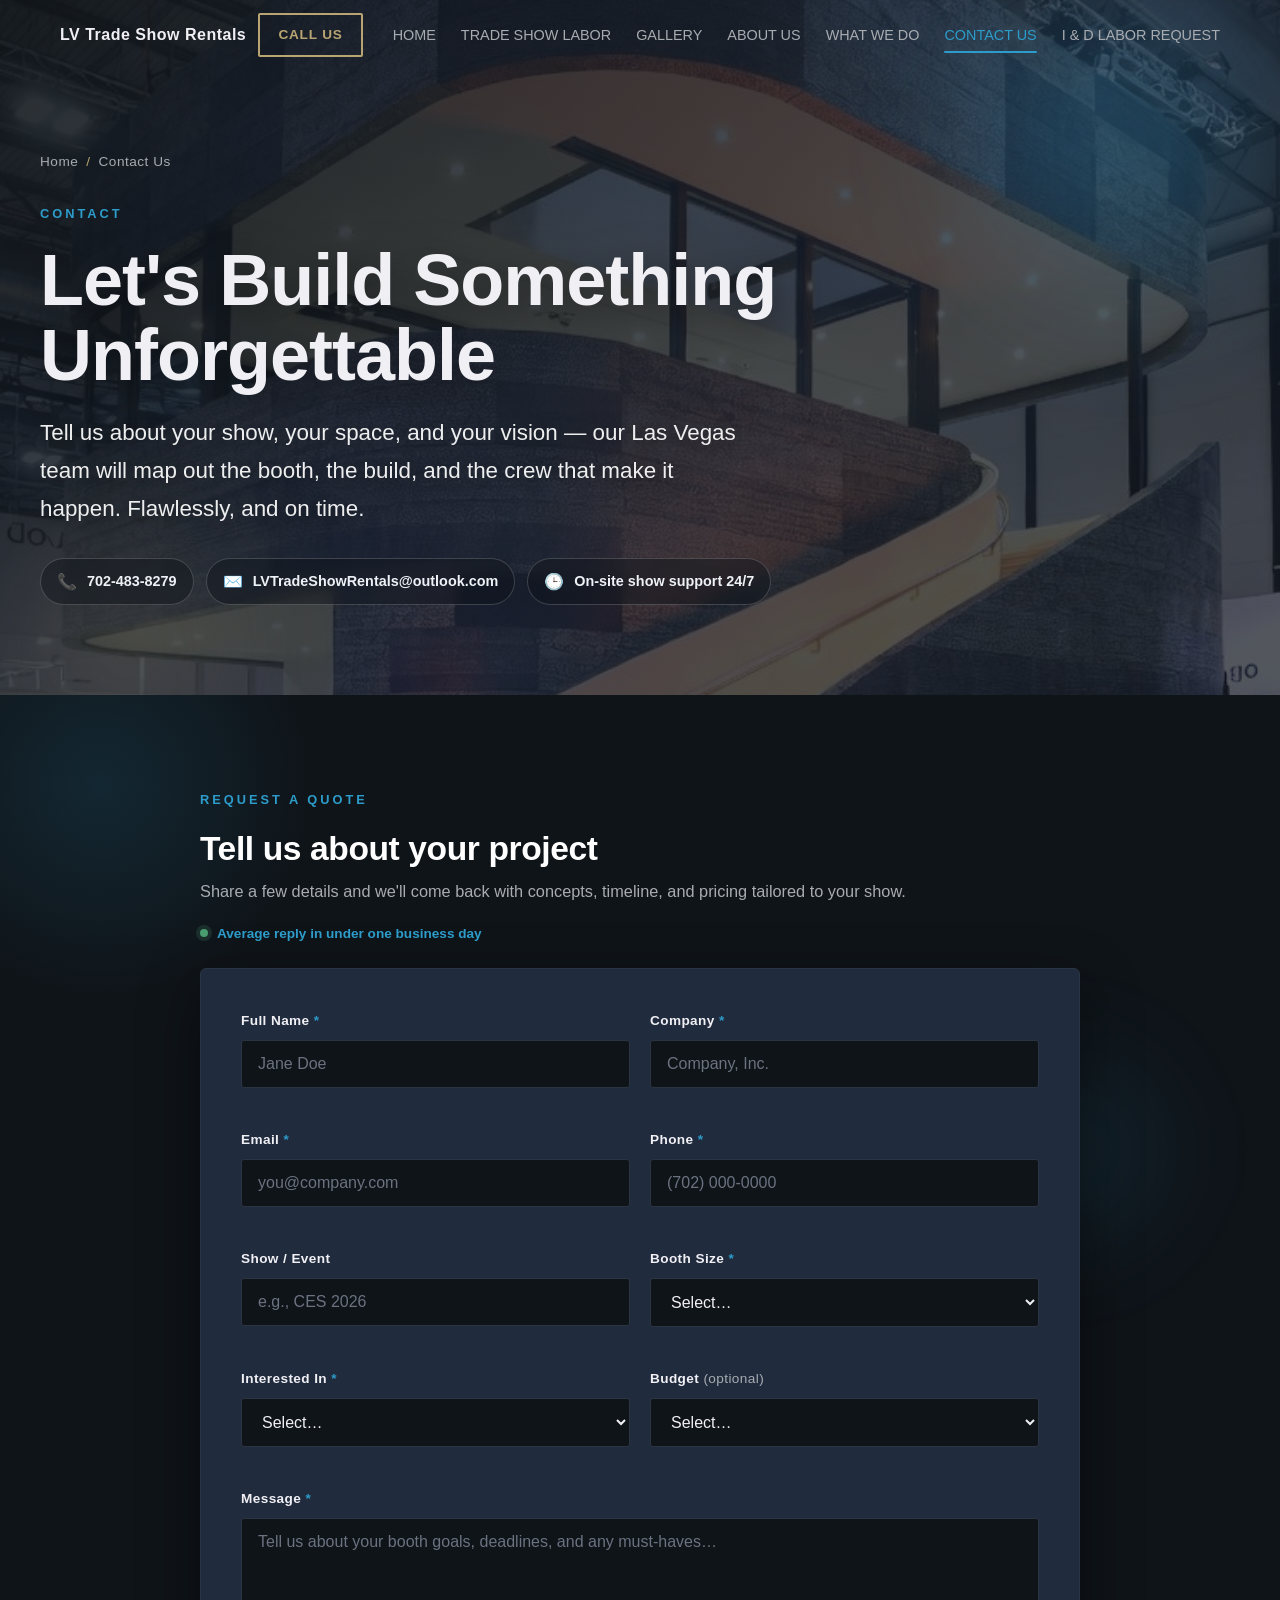
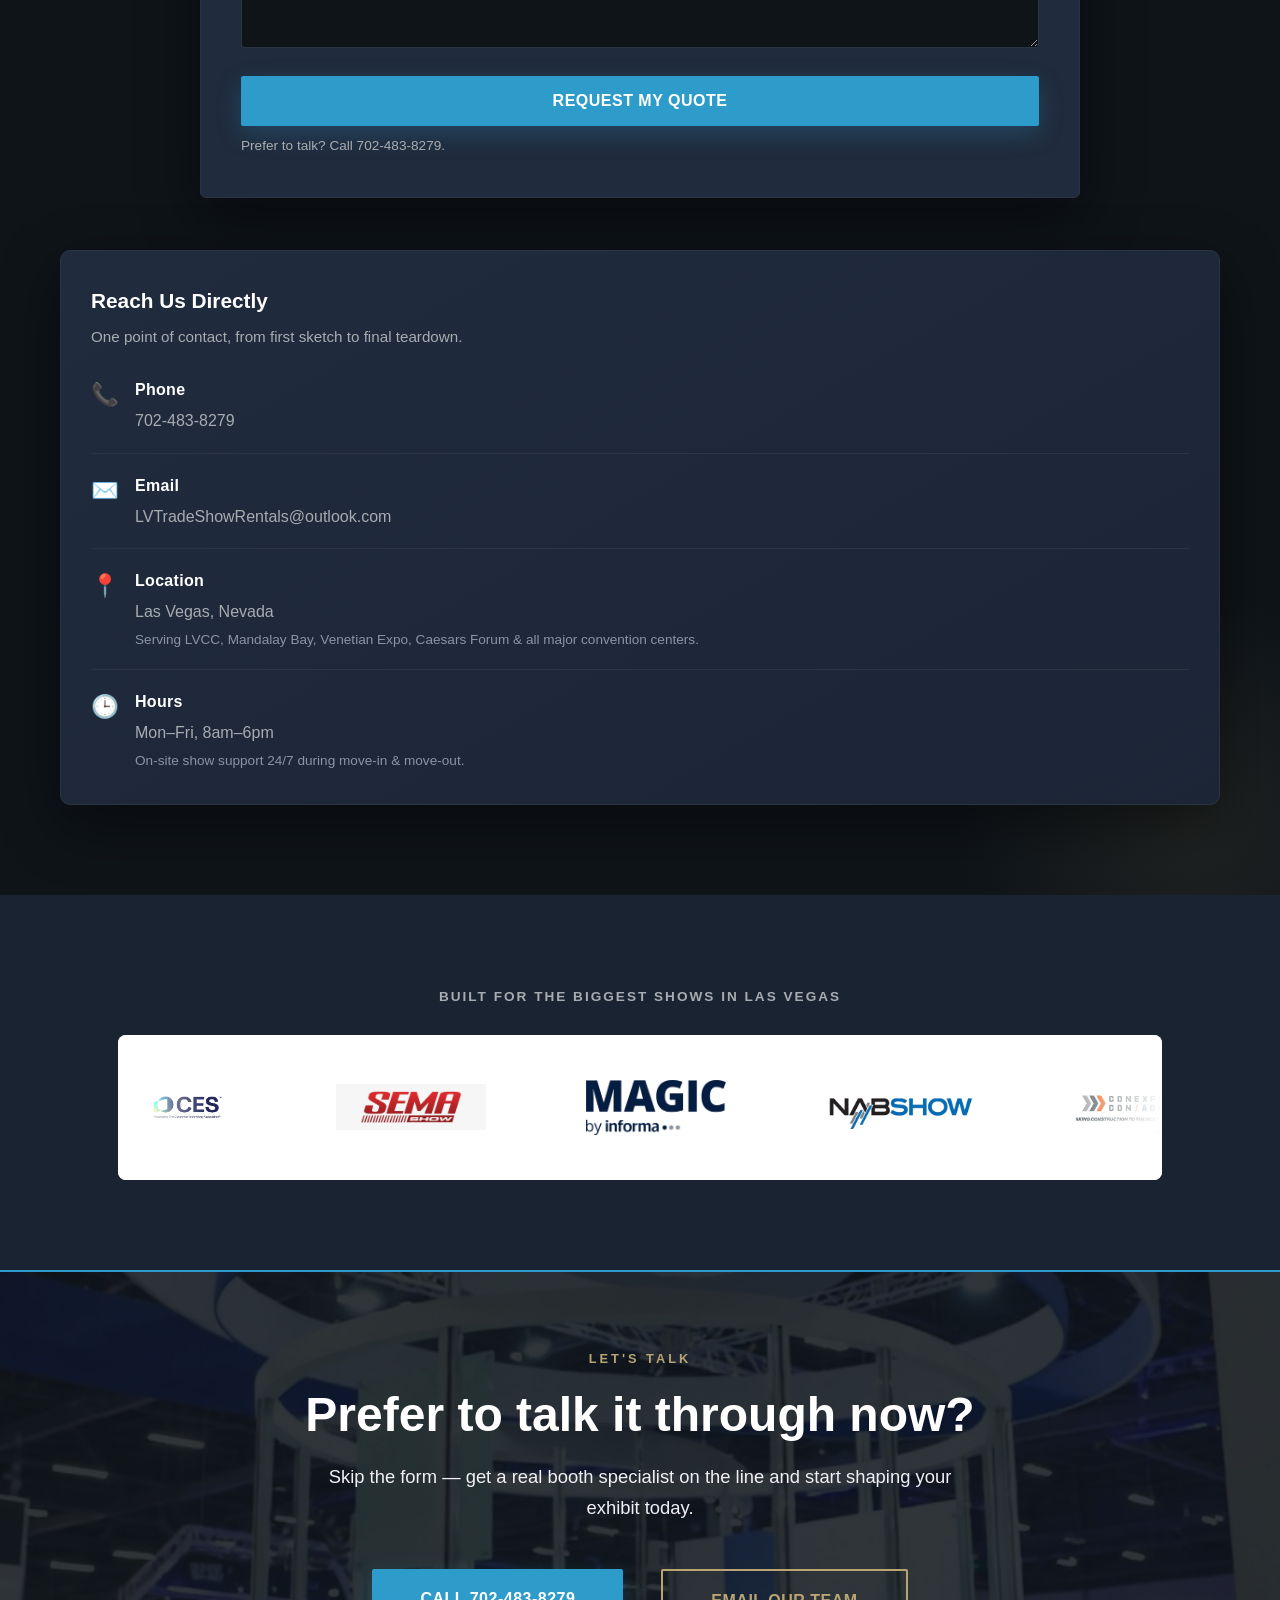
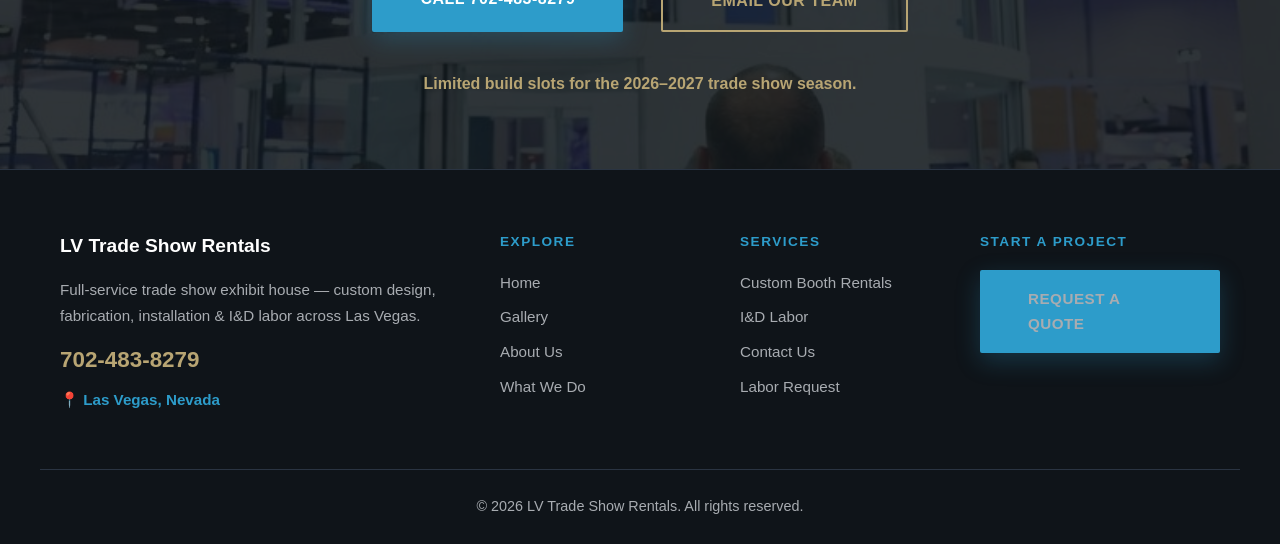
<file: contact-us.html>
<!DOCTYPE html>
<html lang="en">
<head>
    <meta charset="UTF-8">
    <meta name="viewport" content="width=device-width, initial-scale=1.0">
    <title>Contact Us | LV Trade Show Rentals</title>
    <meta name="description" content="Contact LV Trade Show Rentals for a custom trade show booth quote in Las Vegas. Call 702-483-8279 or request a quote online.">
    <meta property="og:title" content="Contact Us | LV Trade Show Rentals">
    <meta property="og:description" content="Request a quote for your next Las Vegas trade show exhibit.">
    <meta property="og:type" content="website">
    <meta property="og:image" content="assets/world2-logo.png">
    <link rel="icon" type="image/png" href="assets/world2-logo.png">
    <link rel="stylesheet" href="assets/site.css">
    <style>
        /* ============================================================
           CONTACT PAGE — page-specific styles (con- prefix only).
           Composes with the shared site system; never restyles a
           shared class definition.
           ============================================================ */

        /* ---------- Hero atmospherics ---------- */
        .con-hero { min-height: 68vh; }
        .con-hero-fx {
            position: absolute; inset: 0; z-index: 1;
            pointer-events: none; overflow: hidden;
        }
        .con-orb { position: absolute; border-radius: 50%; will-change: transform; }
        .con-hero-fx .con-orb { filter: blur(60px); }
        .con-orb-teal {
            width: 420px; height: 420px; top: -110px; right: -50px; opacity: 0.6;
            background: radial-gradient(circle, rgba(45, 156, 202, 0.55), transparent 68%);
        }
        .con-orb-gold {
            width: 340px; height: 340px; bottom: -140px; left: -40px; opacity: 0.5;
            background: radial-gradient(circle, rgba(184, 165, 115, 0.45), transparent 68%);
        }

        .con-hero-chips { display: flex; flex-wrap: wrap; gap: 12px; margin-top: 30px; }
        .con-chip {
            display: inline-flex; align-items: center; gap: 10px;
            padding: 10px 16px; border-radius: 40px;
            border: 1px solid rgba(255, 255, 255, 0.18);
            background: rgba(12, 17, 25, 0.42);
            -webkit-backdrop-filter: blur(6px); backdrop-filter: blur(6px);
            font-size: 0.9rem; font-weight: 600; color: #eef2f6;
            transition: border-color 0.3s ease, transform 0.3s ease, box-shadow 0.3s ease;
        }
        a.con-chip:hover {
            border-color: var(--accent-teal); transform: translateY(-2px);
            box-shadow: 0 10px 26px rgba(45, 156, 202, 0.25);
        }
        .con-chip-ic { font-size: 1rem; line-height: 1; }

        /* ---------- Main contact section ---------- */
        .con-contact { position: relative; overflow: clip; }
        .con-contact::before {
            content: ''; position: absolute; top: -130px; left: -120px;
            width: 440px; height: 440px; pointer-events: none;
            background: radial-gradient(circle, rgba(45, 156, 202, 0.14), transparent 68%);
        }
        .con-contact::after {
            content: ''; position: absolute; bottom: -170px; right: -150px;
            width: 480px; height: 480px; pointer-events: none;
            background: radial-gradient(circle, rgba(184, 165, 115, 0.10), transparent 68%);
        }
        .con-orb-drift {
            top: 16%; right: 5%; width: 300px; height: 300px; z-index: 0;
            filter: blur(34px); pointer-events: none;
            background: radial-gradient(circle, rgba(45, 156, 202, 0.12), transparent 70%);
        }
        .con-contact .container { position: relative; z-index: 1; }

        .con-grid {
            display: grid; grid-template-columns: 1.12fr 0.88fr;
            gap: 44px; align-items: start;
        }

        /* ---------- Quote form row ----------
           Single centred column. The form used to share this row with a CSS-3D
           "live build" stage; it was removed because on a phone the stage pinned
           under the navbar and ate the top third of the screen before the visitor
           could reach a field. assets/build-stage.{js,css} are still in the repo. */
        .con-build { max-width: 880px; margin: 0 auto 52px; }

        /* ---------- Form column ---------- */
        .con-form-head { margin-bottom: 22px; }
        .con-form-head h3 {
            font-size: clamp(1.5rem, 3.5vw, 2.1rem); color: #fff;
            line-height: 1.18; margin-bottom: 10px; letter-spacing: -0.4px;
        }
        .con-form-head p { color: var(--text-secondary); font-size: 1.02rem; }
        .con-reply {
            display: inline-flex; align-items: center; gap: 9px; margin-top: 16px;
            font-size: 0.85rem; font-weight: 600; color: var(--accent-teal);
        }
        .con-reply .con-dot {
            width: 8px; height: 8px; border-radius: 50%; background: var(--success);
            box-shadow: 0 0 0 4px rgba(74, 157, 111, 0.18);
        }

        /* Bespoke focus/filled feedback (label reacts to its field) */
        .con-form .field label { transition: color 0.25s ease; }
        .con-form .field:focus-within label,
        .con-form .field.con-filled label { color: var(--accent-teal); }
        .con-submit { width: 100%; margin: 8px 0 0; }

        /* ---------- Right column: contact info ---------- */
        .con-aside { display: flex; flex-direction: column; gap: 26px; }

        .con-info {
            position: relative; overflow: hidden; border-radius: 10px;
            padding: 32px 30px;
            background: linear-gradient(150deg, var(--surface) 0%, #1b2536 100%);
            border: 1px solid var(--border-subtle);
            box-shadow: var(--shadow-lg);
        }
        .con-info h3 { font-size: 1.3rem; color: #fff; margin-bottom: 6px; }
        .con-info-sub { color: var(--text-secondary); font-size: 0.95rem; margin-bottom: 8px; }
        .con-info .info-list li:last-child { border-bottom: none; padding-bottom: 0; }
        .con-info .info-list h4 { letter-spacing: 0.3px; }
        .con-info .info-note { font-size: 0.85rem; line-height: 1.6; color: #8b94a3 !important; margin-top: 4px; }

        /* ---------- Show-logo marquee ---------- */
        .con-marquee-head {
            text-align: center; text-transform: uppercase; letter-spacing: 2px;
            font-size: 0.85rem; font-weight: 600; color: var(--text-secondary); margin: 0 0 26px;
        }

        /* ---------- Slim closing call band ---------- */
        .con-slim { padding-top: 72px; padding-bottom: 72px; }

        /* ---------- Responsive ---------- */
        @media (max-width: 960px) {
            .con-grid { grid-template-columns: 1fr; gap: 34px; }
        }
        @media (max-width: 520px) {
            .con-chip { font-size: 0.82rem; padding: 9px 13px; }
        }
    </style>
</head>
<body>
    <div class="menu-overlay" id="menu-overlay"></div>
    <header class="navbar" id="navbar">
        <div class="navbar-container">
            <div class="navbar-brand"><a href="index.html"><h2>LV Trade Show Rentals</h2></a></div>
            <div class="navbar-phone"><a href="tel:+17024838279">Call Us</a></div>
            <button class="hamburger" id="hamburger" aria-label="Open menu"><span></span><span></span><span></span></button>
            <nav class="navbar-menu" id="navbar-menu">
                <a href="index.html">HOME</a>
                <a href="trade-show-labor.html">TRADE SHOW LABOR</a>
                <a href="gallery.html">GALLERY</a>
                <a href="about-us.html">ABOUT US</a>
                <a href="what-we-do.html">WHAT WE DO</a>
                <a href="contact-us.html">CONTACT US</a>
                <a href="i-d-labor-request.html">I &amp; D LABOR REQUEST</a>
            </nav>
        </div>
    </header>

    <!-- ===== PAGE HERO ===== -->
    <section class="page-hero con-hero">
        <img class="page-hero-media" src="assets/booth-cta-bg.jpg" alt="Custom trade show booth on the exhibition floor in Las Vegas">
        <div class="page-hero-overlay"></div>
        <div class="con-hero-fx" aria-hidden="true">
            <div class="con-orb con-orb-teal" data-parallax="0.16"></div>
            <div class="con-orb con-orb-gold" data-parallax="0.09"></div>
        </div>
        <div class="page-hero-inner">
            <nav class="breadcrumb" aria-label="Breadcrumb">
                <a href="index.html">Home</a><span>/</span>Contact Us
            </nav>
            <span class="eyebrow">Contact</span>
            <h1>Let's Build Something Unforgettable</h1>
            <p class="lead">Tell us about your show, your space, and your vision — our Las Vegas team will map out the booth, the build, and the crew that make it happen. Flawlessly, and on time.</p>
            <div class="con-hero-chips">
                <a class="con-chip" href="tel:+17024838279"><span class="con-chip-ic">📞</span> 702-483-8279</a>
                <a class="con-chip" href="mailto:LVTradeShowRentals@outlook.com"><span class="con-chip-ic">✉️</span> LVTradeShowRentals@outlook.com</a>
                <span class="con-chip"><span class="con-chip-ic">🕒</span> On-site show support 24/7</span>
            </div>
        </div>
    </section>

    <!-- ===== FORM + INFO/MAP ===== -->
    <section class="section con-contact">
        <div class="con-orb con-orb-drift" data-parallax="0.08" aria-hidden="true"></div>
        <div class="container">
            <div class="con-build">

                <div class="con-formcol" data-reveal>
                    <div class="con-form-head">
                        <span class="eyebrow">Request a Quote</span>
                        <h3>Tell us about your project</h3>
                        <p>Share a few details and we'll come back with concepts, timeline, and pricing tailored to your show.</p>
                        <span class="con-reply"><span class="con-dot"></span> Average reply in under one business day</span>
                    </div>

                    <div class="form-wrap">
                        <!--
                          Posts to FormSubmit.co (free, no account). assets/site.js rewrites
                          this action to the /ajax/ endpoint on submit so the visitor stays on
                          the page; without JS it falls back to a normal POST + thank-you page.
                        -->
                        <form data-ajax="true" method="POST" action="https://formsubmit.co/LVTradeShowRentals@outlook.com" class="con-form" aria-label="Trade show booth quote request">
                            <div class="form-grid">
                                <div class="field">
                                    <label for="con-name">Full Name <span class="req">*</span></label>
                                    <input type="text" id="con-name" name="name" autocomplete="name" required placeholder="Jane Doe">
                                </div>
                                <div class="field">
                                    <label for="con-company">Company <span class="req">*</span></label>
                                    <input type="text" id="con-company" name="company" autocomplete="organization" required placeholder="Company, Inc.">
                                </div>
                                <div class="field">
                                    <label for="con-email">Email <span class="req">*</span></label>
                                    <input type="email" id="con-email" name="email" autocomplete="email" required placeholder="you@company.com">
                                </div>
                                <div class="field">
                                    <label for="con-phone">Phone <span class="req">*</span></label>
                                    <input type="tel" id="con-phone" name="phone" autocomplete="tel" required placeholder="(702) 000-0000">
                                </div>
                                <div class="field">
                                    <label for="con-event">Show / Event</label>
                                    <input type="text" id="con-event" name="event" placeholder="e.g., CES 2026">
                                </div>
                                <div class="field">
                                    <label for="con-booth">Booth Size <span class="req">*</span></label>
                                    <select id="con-booth" name="booth_size" required>
                                        <option value="">Select…</option>
                                        <option value="10x10">10×10</option>
                                        <option value="10x20">10×20</option>
                                        <option value="20x20">20×20</option>
                                        <option value="20x30">20×30</option>
                                        <option value="island-custom">Island / Custom</option>
                                    </select>
                                </div>
                                <div class="field">
                                    <label for="con-interest">Interested In <span class="req">*</span></label>
                                    <select id="con-interest" name="interested_in" required>
                                        <option value="">Select…</option>
                                        <option value="custom-booth">Custom Booth</option>
                                        <option value="booth-rental">Booth Rental</option>
                                        <option value="id-labor">I&amp;D Labor</option>
                                        <option value="graphics">Graphics</option>
                                        <option value="lighting-av">Lighting &amp; AV</option>
                                        <option value="not-sure">Not sure yet</option>
                                    </select>
                                </div>
                                <div class="field">
                                    <label for="con-budget">Budget <span style="color:var(--text-secondary);font-weight:500;">(optional)</span></label>
                                    <select id="con-budget" name="budget">
                                        <option value="">Select…</option>
                                        <option value="under-25k">Under $25k</option>
                                        <option value="25k-50k">$25k–$50k</option>
                                        <option value="50k-100k">$50k–$100k</option>
                                        <option value="100k-plus">$100k+</option>
                                    </select>
                                </div>
                                <div class="field full">
                                    <label for="con-message">Message <span class="req">*</span></label>
                                    <textarea id="con-message" name="message" required placeholder="Tell us about your booth goals, deadlines, and any must-haves…"></textarea>
                                </div>
                            </div>

                            <!-- Honeypot (spam trap) — leave empty -->
                            <input class="hp" type="text" name="_honey" tabindex="-1" autocomplete="off" aria-hidden="true">
                            <input type="hidden" name="_subject" value="New quote request — LV Trade Show Rentals">
                            <input type="hidden" name="_template" value="table">
                            <input type="hidden" name="_captcha" value="false">

                            <button type="submit" class="cta-button con-submit">Request My Quote</button>
                            <p class="form-note">Prefer to talk? Call <a href="tel:+17024838279">702-483-8279</a>.</p>
                        </form>

                        <div class="form-success" role="status" aria-live="polite">
                            <span class="fs-check" aria-hidden="true">&#10003;</span>
                            <h4>Request received</h4>
                            <p>We&rsquo;ll come back within one business day with concepts, timeline and pricing for your show. Nothing is booked yet &mdash; a request is not a commitment.</p>
                            <p class="fs-call">Need it sooner? <a href="tel:+17024838279">702-483-8279</a></p>
                        </div>
                    </div>
                </div>

            </div>

            <!-- Contact details, full width beneath the build row -->
            <aside class="con-aside" data-reveal="right">

                    <div class="con-info tilt" data-tilt-max="6">
                        <div class="tilt-glare"></div>
                        <div class="tilt-inner">
                            <h3>Reach Us Directly</h3>
                            <p class="con-info-sub">One point of contact, from first sketch to final teardown.</p>
                            <ul class="info-list">
                                <li>
                                    <span class="info-ic">📞</span>
                                    <div>
                                        <h4>Phone</h4>
                                        <a href="tel:+17024838279">702-483-8279</a>
                                    </div>
                                </li>
                                <li>
                                    <span class="info-ic">✉️</span>
                                    <div>
                                        <h4>Email</h4>
                                        <a href="mailto:LVTradeShowRentals@outlook.com">LVTradeShowRentals@outlook.com</a>
                                    </div>
                                </li>
                                <li>
                                    <span class="info-ic">📍</span>
                                    <div>
                                        <h4>Location</h4>
                                        <p>Las Vegas, Nevada</p>
                                        <p class="info-note">Serving LVCC, Mandalay Bay, Venetian Expo, Caesars Forum &amp; all major convention centers.</p>
                                    </div>
                                </li>
                                <li>
                                    <span class="info-ic">🕒</span>
                                    <div>
                                        <h4>Hours</h4>
                                        <p>Mon–Fri, 8am–6pm</p>
                                        <p class="info-note">On-site show support 24/7 during move-in &amp; move-out.</p>
                                    </div>
                                </li>
                            </ul>
                        </div>
                    </div>

            </aside>

        </div>
    </section>

    <!-- ===== SHOW LOGOS ===== -->
    <section class="section alt con-proof">
        <div class="container">
            <p class="con-marquee-head">Built for the biggest shows in Las Vegas</p>
            <div class="event-logos" data-reveal>
                <div class="event-logos-track">
                    <div class="logo-item"><img src="assets/ces-logo.png" alt="CES — Consumer Electronics Show" class="event-logo"></div>
                    <div class="logo-item"><img src="assets/sema-logo.png" alt="SEMA — Specialty Equipment Market Association" class="event-logo"></div>
                    <div class="logo-item"><img src="assets/magic-logo.png" alt="MAGIC Fashion Trade Show" class="event-logo"></div>
                    <div class="logo-item"><img src="assets/nab-logo.png" alt="NAB — National Association of Broadcasters" class="event-logo"></div>
                    <div class="logo-item"><img src="assets/CONEXPO.png" alt="CONEXPO — Construction Equipment Exposition" class="event-logo"></div>
                    <!-- Duplicate set for seamless infinite scroll -->
                    <div class="logo-item"><img src="assets/ces-logo.png" alt="CES — Consumer Electronics Show" class="event-logo"></div>
                    <div class="logo-item"><img src="assets/sema-logo.png" alt="SEMA — Specialty Equipment Market Association" class="event-logo"></div>
                    <div class="logo-item"><img src="assets/magic-logo.png" alt="MAGIC Fashion Trade Show" class="event-logo"></div>
                    <div class="logo-item"><img src="assets/nab-logo.png" alt="NAB — National Association of Broadcasters" class="event-logo"></div>
                    <div class="logo-item"><img src="assets/CONEXPO.png" alt="CONEXPO — Construction Equipment Exposition" class="event-logo"></div>
                </div>
            </div>
        </div>
    </section>

    <!-- ===== SLIM CLOSING CALL BAND ===== -->
    <section class="cta-band con-slim">
        <div class="cta-bg" style="background-image: url('assets/final-cta-bg.jpg');"></div>
        <div class="cta-ov"></div>
        <div class="container">
            <span class="eyebrow gold">Let's Talk</span>
            <h2>Prefer to talk it through now?</h2>
            <p>Skip the form — get a real booth specialist on the line and start shaping your exhibit today.</p>
            <div class="cta-group">
                <a href="tel:+17024838279" class="cta-button">Call 702-483-8279</a>
                <a href="mailto:LVTradeShowRentals@outlook.com" class="cta-button secondary">Email Our Team</a>
            </div>
            <div class="urgency-text">Limited build slots for the 2026–2027 trade show season.</div>
        </div>
    </section>

    <!-- ===== FOOTER ===== -->
    <footer class="site-footer">
        <div class="container footer-grid">
            <div class="footer-col">
                <h3>LV Trade Show Rentals</h3>
                <p>Full-service trade show exhibit house — custom design, fabrication, installation &amp; I&amp;D labor across Las Vegas.</p>
                <a href="tel:+17024838279" class="phone-link">702-483-8279</a>
                <p class="footer-loc">📍 Las Vegas, Nevada</p>
            </div>
            <div class="footer-col">
                <h4>Explore</h4>
                <a href="index.html">Home</a>
                <a href="gallery.html">Gallery</a>
                <a href="about-us.html">About Us</a>
                <a href="what-we-do.html">What We Do</a>
            </div>
            <div class="footer-col">
                <h4>Services</h4>
                <a href="index.html">Custom Booth Rentals</a>
                <a href="what-we-do.html">I&amp;D Labor</a>
                <a href="contact-us.html">Contact Us</a>
                <a href="i-d-labor-request.html">Labor Request</a>
            </div>
            <div class="footer-col cta">
                <h4>Start a project</h4>
                <a href="contact-us.html" class="cta-button">Request a Quote</a>
            </div>
        </div>
        <div class="footer-bottom"><p>&copy; 2026 LV Trade Show Rentals. All rights reserved.</p></div>
    </footer>

    <script>
        /* Contact page enhancement: mark filled fields so labels keep their
           accent state after blur (pairs with :focus-within in the page CSS).
           Purely visual, no motion — safe under prefers-reduced-motion. */
        (function () {
            var fields = document.querySelectorAll('.con-form .field input, .con-form .field select, .con-form .field textarea');
            fields.forEach(function (el) {
                var field = el.closest('.field');
                if (!field) return;
                function sync() {
                    field.classList.toggle('con-filled', !!(el.value && el.value.trim()));
                }
                el.addEventListener('input', sync);
                el.addEventListener('change', sync);
                el.addEventListener('blur', sync);
                sync();
            });
        })();
    </script>
    <script src="assets/site.js" defer></script>
</body>
</html>
</file>
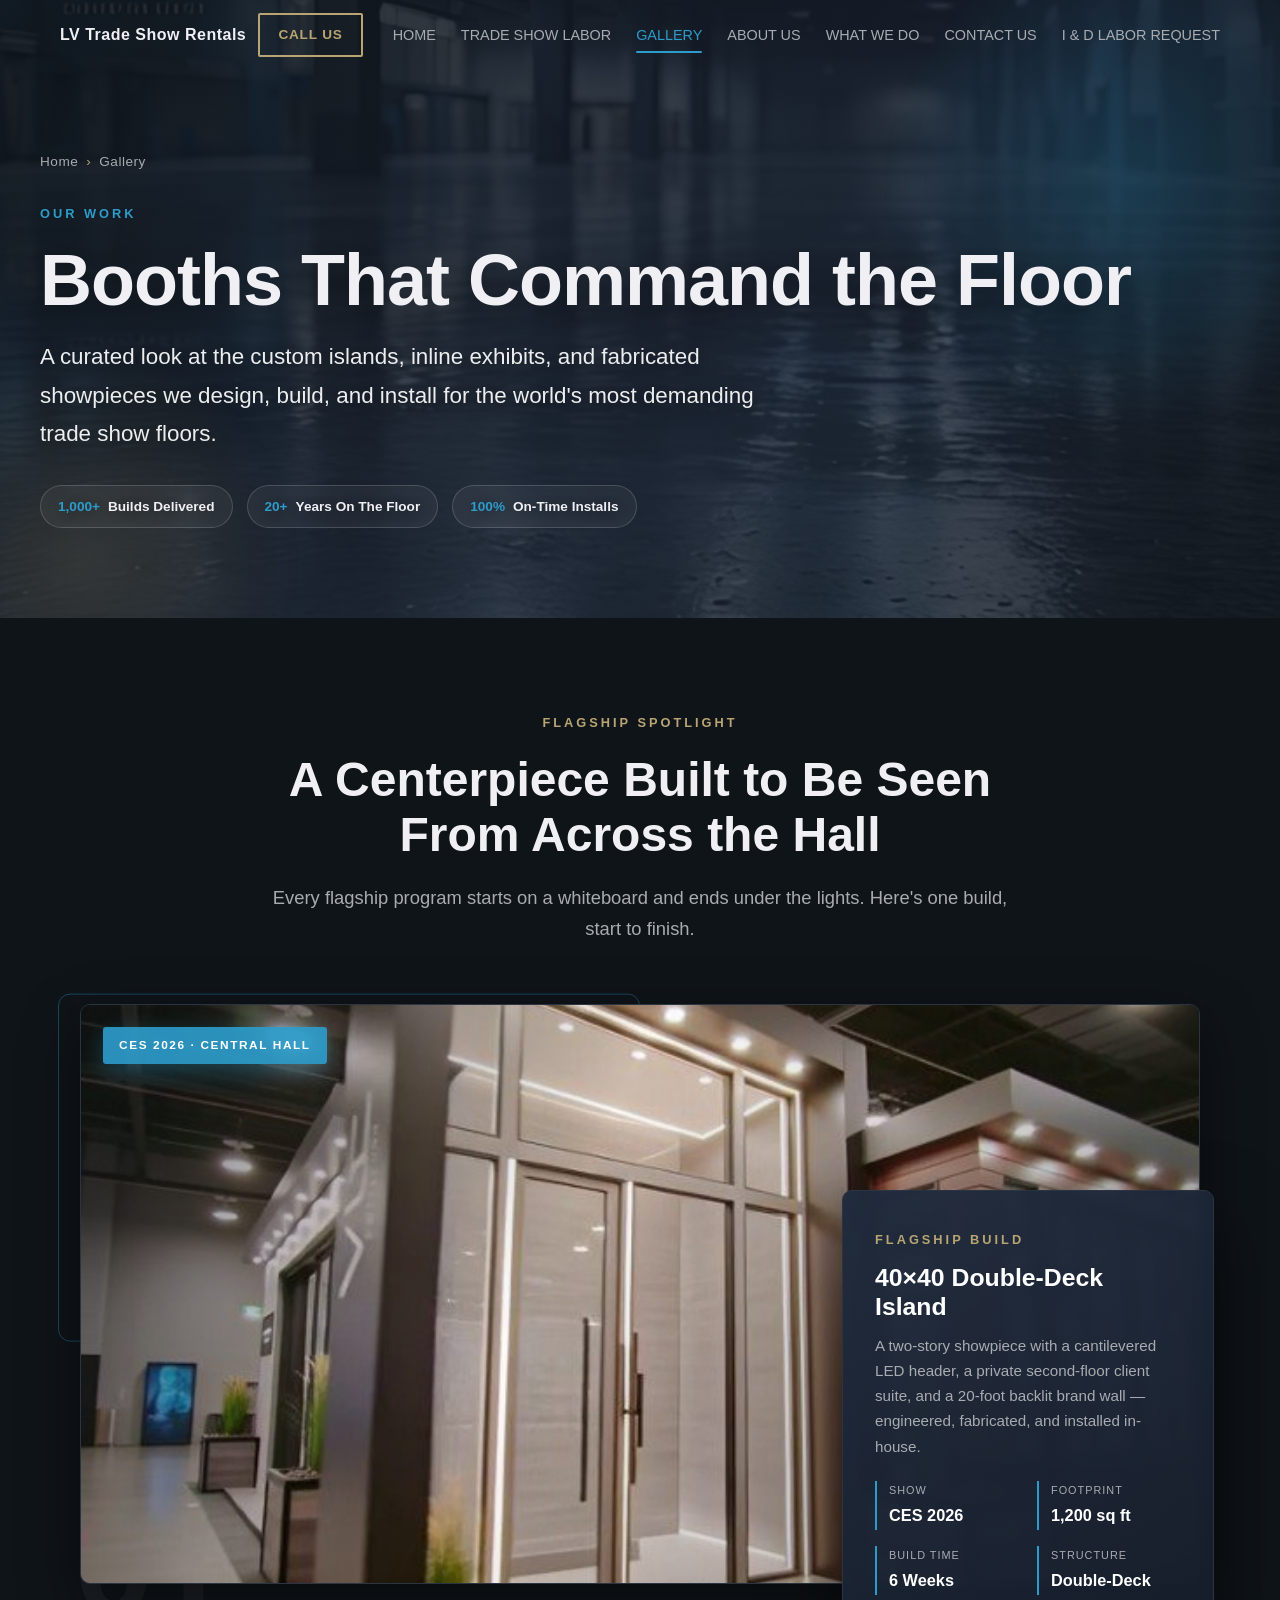
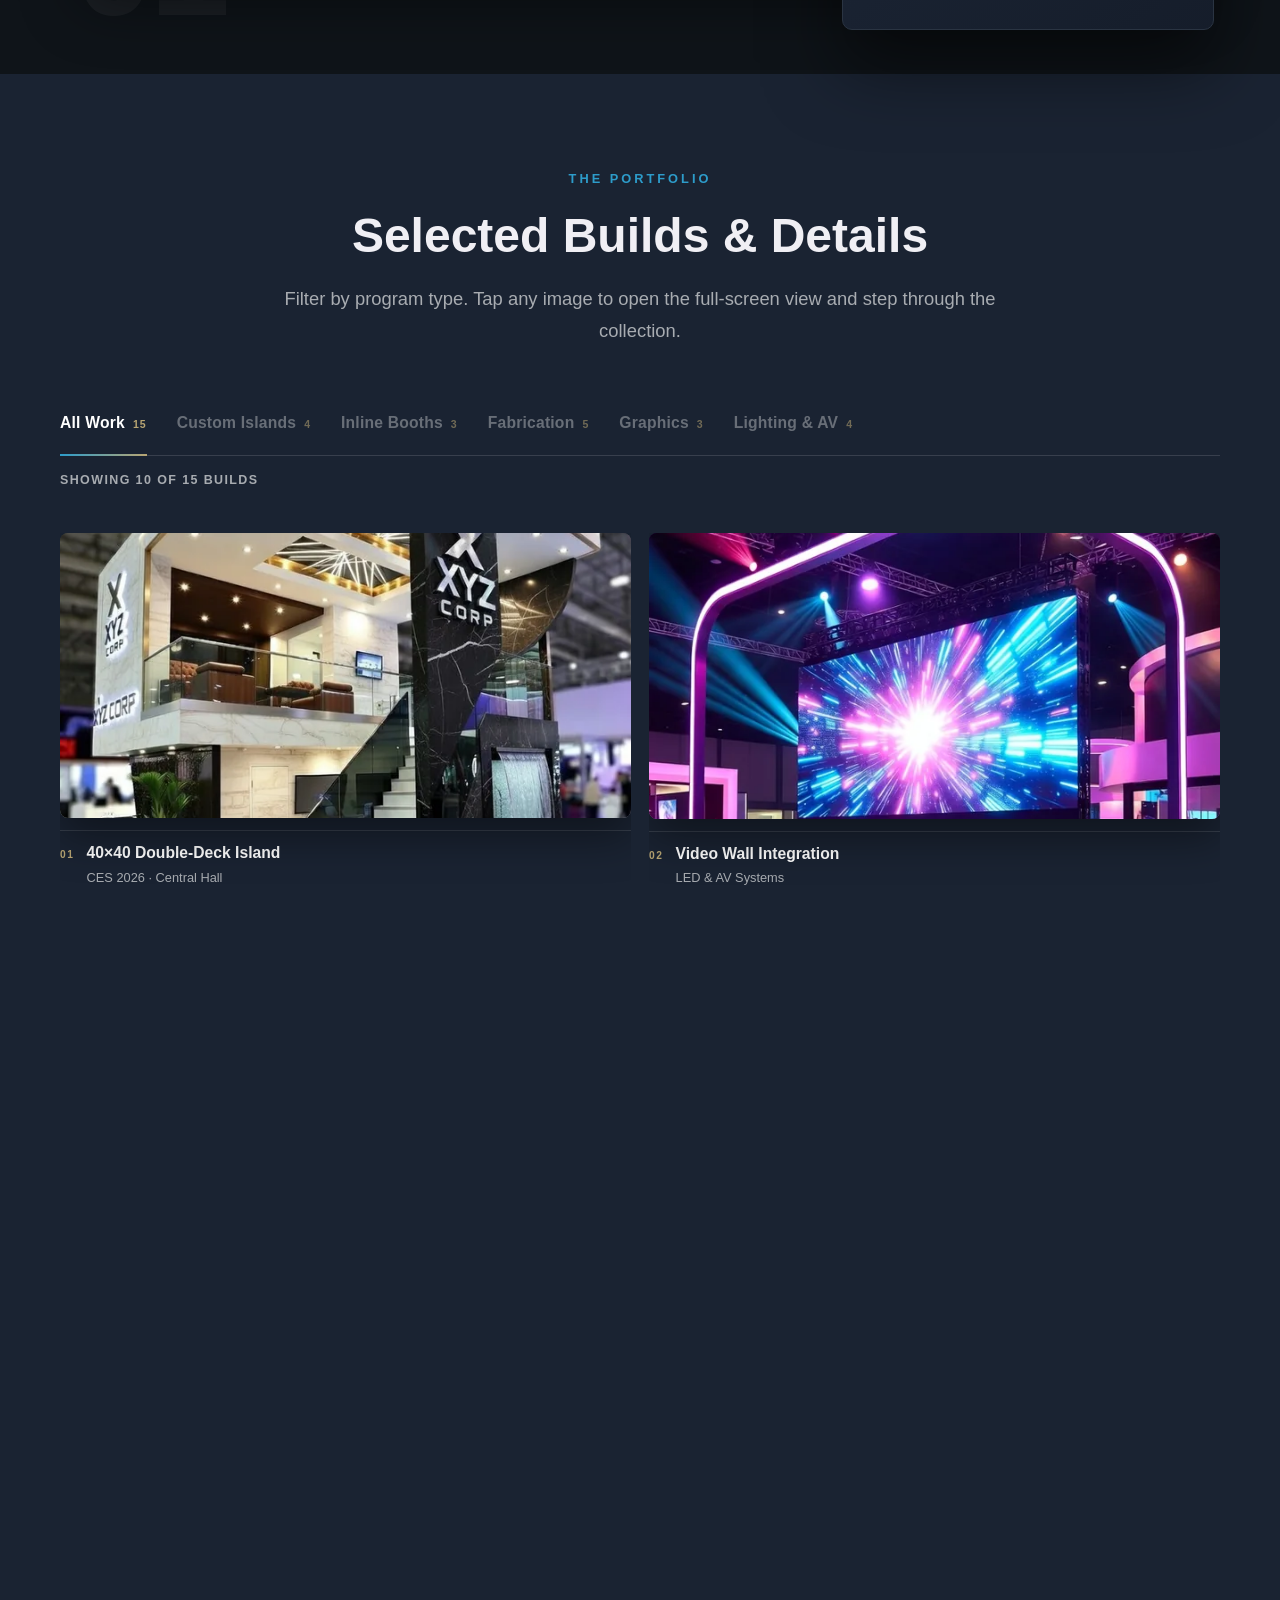
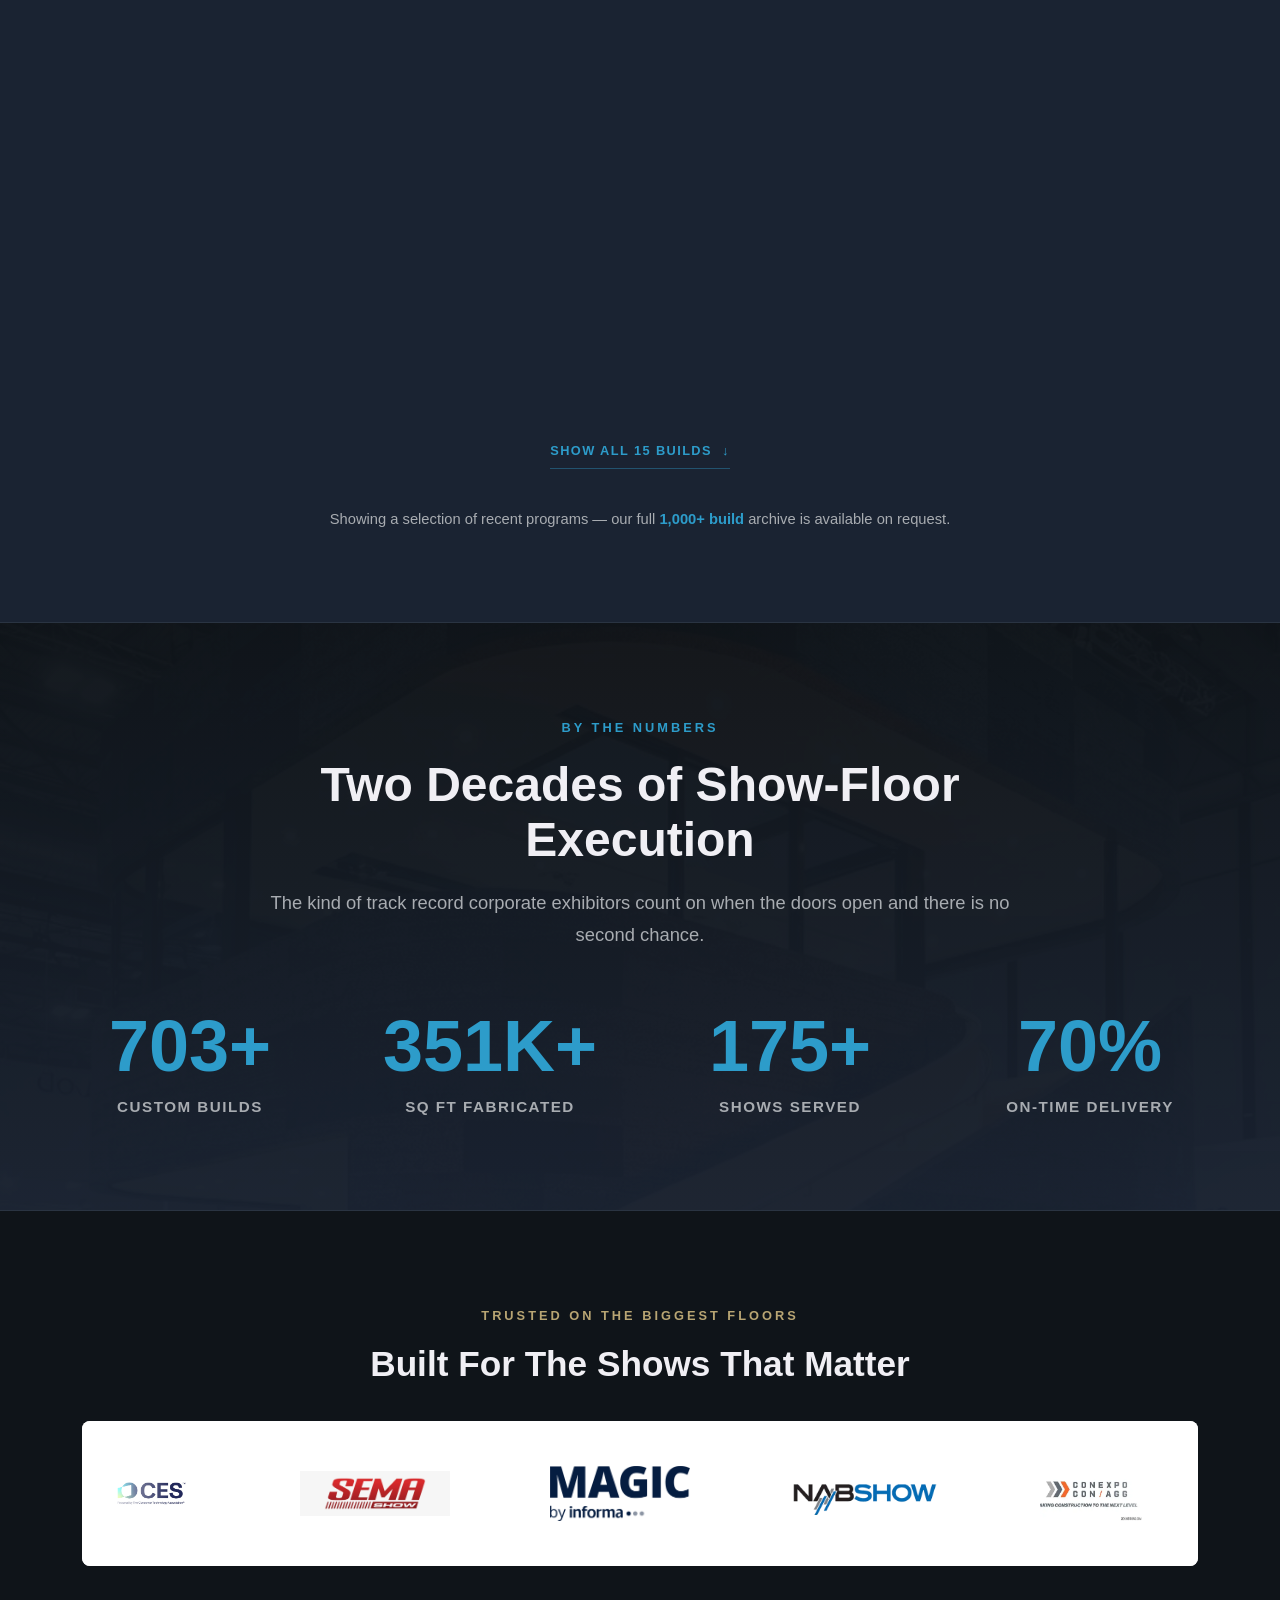
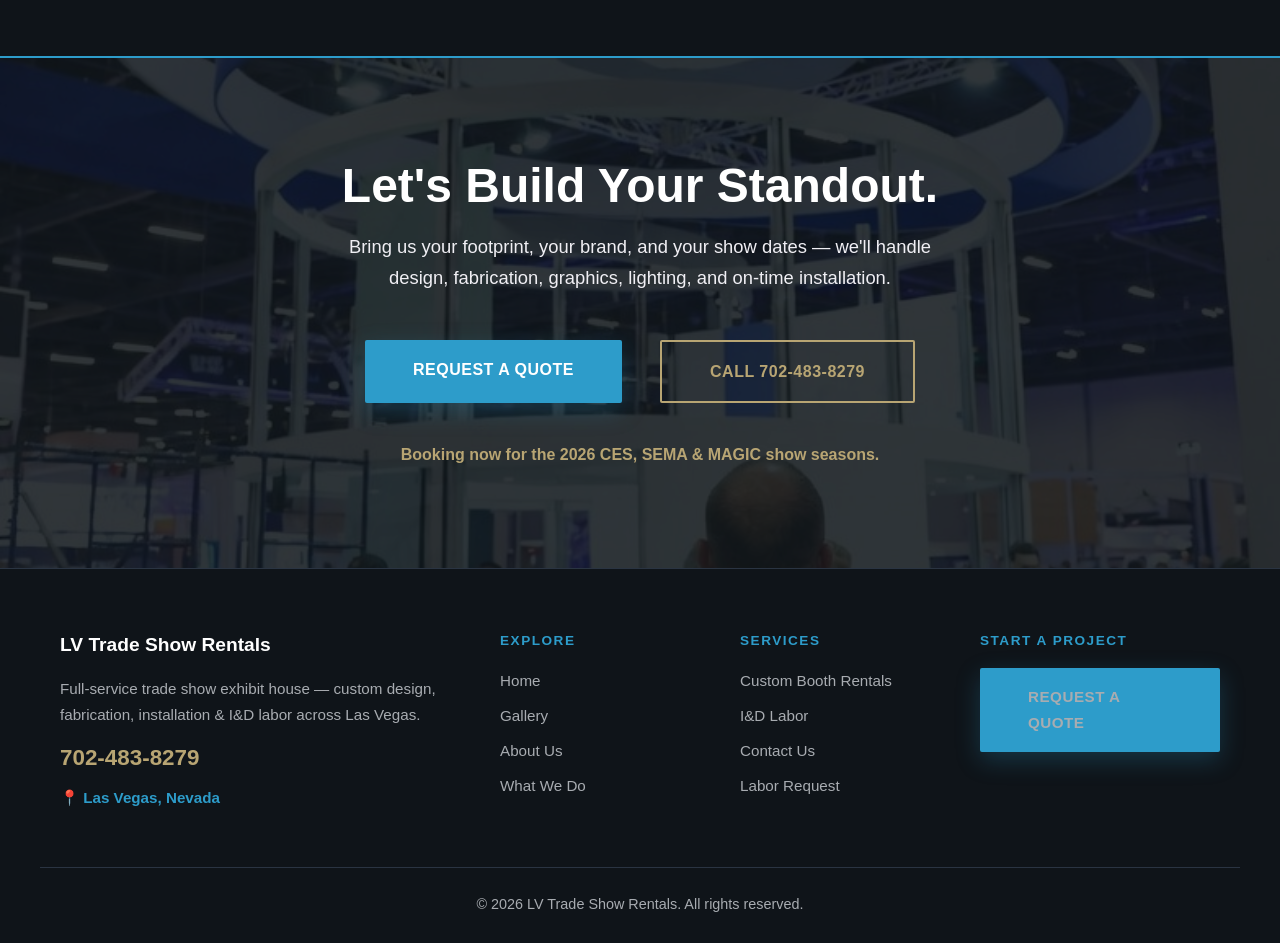
<file: gallery.html>
<!DOCTYPE html>
<html lang="en">
<head>
    <meta charset="UTF-8">
    <meta name="viewport" content="width=device-width, initial-scale=1.0">
    <title>Gallery | LV Trade Show Rentals</title>
    <meta name="description" content="Portfolio of custom trade show booths and exhibits built by LV Trade Show Rentals for CES, SEMA, MAGIC and more.">
    <meta property="og:title" content="Gallery | LV Trade Show Rentals">
    <meta property="og:description" content="Award-worthy custom trade show exhibits built in Las Vegas.">
    <meta property="og:type" content="website">
    <meta property="og:image" content="assets/world2-logo.png">
    <link rel="icon" type="image/png" href="assets/world2-logo.png">
    <link rel="stylesheet" href="assets/site.css">
    <style>
        /* ===== GALLERY PAGE (gal-) ===== */

        /* --- Hero video background (replaces the parallax still) --- */
        .gal-hero-video {
            /* Kill the ken-burns drift the still image used — the video moves on its own. */
            animation: none;
            transform: scale(1.02);
            background: var(--primary-dark);
            object-position: center;
            pointer-events: none;
        }

        /* --- Hero depth: floating light glows + meta chips --- */
        .gal-hero-glow {
            position: absolute;
            z-index: 1;
            width: 540px;
            height: 540px;
            right: -120px;
            top: -140px;
            border-radius: 50%;
            background: radial-gradient(circle, rgba(45, 156, 202, 0.24), transparent 65%);
            pointer-events: none;
            will-change: transform;
        }
        .gal-hero-glow.two {
            right: auto;
            top: auto;
            left: -160px;
            bottom: -200px;
            width: 480px;
            height: 480px;
            background: radial-gradient(circle, rgba(184, 165, 115, 0.18), transparent 65%);
        }
        .gal-hero-meta {
            display: flex;
            flex-wrap: wrap;
            gap: 14px;
            margin-top: 32px;
        }
        .gal-chip {
            display: inline-flex;
            align-items: center;
            gap: 8px;
            padding: 9px 17px;
            border: 1px solid rgba(255, 255, 255, 0.16);
            border-radius: 40px;
            background: rgba(255, 255, 255, 0.05);
            font-size: 0.85rem;
            font-weight: 600;
            color: var(--text-primary);
            -webkit-backdrop-filter: blur(4px);
            backdrop-filter: blur(4px);
            text-shadow: 0 2px 12px rgba(0, 0, 0, 0.4);
        }
        .gal-chip b { color: var(--accent-teal); font-weight: 800; }

        /* --- Featured spotlight --- */
        .gal-spotlight {
            position: relative;
            max-width: 1120px;
            margin: 0 auto;
        }
        .gal-spotlight-frame {
            position: absolute;
            left: -22px;
            top: -22px;
            width: 52%;
            height: 60%;
            border: 1px solid rgba(45, 156, 202, 0.38);
            border-radius: 12px;
            z-index: 0;
            pointer-events: none;
        }
        .gal-spotlight-index {
            position: absolute;
            left: -6px;
            bottom: -54px;
            z-index: 1;
            font-size: clamp(5rem, 12vw, 9rem);
            font-weight: 900;
            line-height: 1;
            letter-spacing: -4px;
            color: rgba(255, 255, 255, 0.05);
            pointer-events: none;
        }
        .gal-spotlight-media {
            position: relative;
            z-index: 2;
            height: 580px;
            border-radius: 10px;
            overflow: hidden;
            border: 1px solid var(--border-subtle);
            box-shadow: var(--shadow-lg);
        }
        .gal-spotlight-media img {
            position: absolute;
            left: 0;
            top: -15%;
            width: 100%;
            height: 130%;
            object-fit: cover;
            will-change: transform;
        }
        .gal-spotlight-media::after {
            content: '';
            position: absolute;
            inset: 0;
            background: linear-gradient(115deg, rgba(15, 20, 25, 0.6) 0%, transparent 42%, rgba(15, 20, 25, 0.4) 100%);
            pointer-events: none;
        }
        .gal-spotlight-tag {
            position: absolute;
            top: 22px;
            left: 22px;
            z-index: 3;
            font-size: 0.74rem;
            letter-spacing: 1.6px;
            text-transform: uppercase;
            font-weight: 700;
            color: #fff;
            background: rgba(45, 156, 202, 0.92);
            padding: 8px 16px;
            border-radius: 3px;
            box-shadow: 0 8px 24px rgba(45, 156, 202, 0.35);
        }
        .gal-spec-card {
            position: absolute;
            right: -14px;
            bottom: -46px;
            z-index: 5;
            width: 372px;
            max-width: 84%;
            padding: 34px 32px;
            border-radius: 10px;
            border: 1px solid var(--border-subtle);
            background: linear-gradient(145deg, rgba(32, 43, 61, 0.97), rgba(22, 30, 44, 0.97));
            box-shadow: 0 34px 74px rgba(0, 0, 0, 0.55);
            -webkit-backdrop-filter: blur(6px);
            backdrop-filter: blur(6px);
        }
        .gal-spec-card .eyebrow { margin-bottom: 12px; }
        .gal-spec-card h3 {
            font-size: 1.55rem;
            color: #fff;
            line-height: 1.18;
            margin-bottom: 12px;
        }
        .gal-spec-card p {
            color: var(--text-secondary);
            font-size: 0.95rem;
            line-height: 1.65;
            margin-bottom: 22px;
        }
        .gal-spec-list {
            list-style: none;
            display: grid;
            grid-template-columns: 1fr 1fr;
            gap: 16px 18px;
        }
        .gal-spec-list li {
            display: flex;
            flex-direction: column;
            gap: 3px;
            border-left: 2px solid var(--accent-teal);
            padding-left: 12px;
        }
        .gal-spec-list span {
            font-size: 0.68rem;
            text-transform: uppercase;
            letter-spacing: 1px;
            color: var(--text-secondary);
        }
        .gal-spec-list strong {
            font-size: 1.02rem;
            color: #fff;
            font-weight: 700;
        }

        /* --- Gallery meta note --- */
        .gal-grid-note {
            text-align: center;
            color: var(--text-secondary);
            font-size: 0.92rem;
            margin-top: 38px;
        }
        .gal-grid-note b { color: var(--accent-teal); }

        /* ===================================================================
           PORTFOLIO GRID (.g-*)
           ===================================================================
           Replaces the pill filter buttons and the 15-up eager grid.

           Deliberately uses its own class names rather than the shared
           .filter-btn / .gallery-item / [data-full] ones. Those are bound by
           assets/site.js (filter handler + lightbox), and its lightbox
           snapshots [data-full] ONCE at load — which desyncs the moment items
           filter or reveal progressively. Opting out of those names means the
           shared handlers no-op here and the local ones below own the
           behaviour, with zero blast radius on the other six pages.

           Progressive enhancement throughout: View Transitions, @starting-style
           and view() timelines are all wrapped in @supports or feature checks,
           so a browser without them gets the same layout without the motion.
           =================================================================== */

        /* ---- Filter rail: text on a hairline, not pills ---- */
        .g-rail { margin-bottom: 42px; }
        .g-rail-track {
            position: relative; display: flex; flex-wrap: wrap; gap: 4px 30px;
            border-bottom: 1px solid rgba(255, 255, 255, 0.13);
            padding-bottom: 14px;
        }
        .g-chip {
            position: relative; display: inline-flex; align-items: baseline; gap: 8px;
            background: none; border: 0; padding: 4px 0; cursor: pointer;
            font: inherit; color: var(--text-secondary);
            opacity: 0.55; transition: opacity 0.35s var(--ease), color 0.35s var(--ease);
        }
        .g-chip:hover { opacity: 0.85; }
        .g-chip.is-on { opacity: 1; color: #fff; }
        .g-chip-t { font-size: 0.98rem; font-weight: 700; letter-spacing: 0.2px; }
        .g-chip-n {
            font-size: 0.66rem; font-weight: 700; letter-spacing: 1px;
            color: var(--accent-gold); font-variant-numeric: tabular-nums;
        }
        .g-chip:focus-visible { outline: 2px solid var(--accent-teal); outline-offset: 4px; border-radius: 2px; }
        /* The sliding indicator. Position and width are written by the script
           as pixel values, so it animates between any two labels. */
        .g-rail-ink {
            position: absolute; left: 0; bottom: -1px; height: 2px; width: 0;
            background: linear-gradient(90deg, var(--accent-teal), var(--accent-gold));
            transform: translateX(0); transition: transform 0.5s var(--ease), width 0.5s var(--ease);
            pointer-events: none;
        }
        .g-rail-live {
            margin-top: 14px; font-size: 0.78rem; letter-spacing: 1.4px;
            text-transform: uppercase; font-weight: 700; color: var(--text-secondary);
        }

        /* ---- Art-directed grid ---- */
        /* Six columns with hand-assigned spans (data-span), not auto-flow:
           the three highest-resolution sources carry the wide feature cells.
           `dense` backfills the holes filtering leaves behind. */
        .g-grid {
            display: grid; grid-template-columns: repeat(6, 1fr);
            gap: 18px; grid-auto-flow: row dense;
        }
        .g-item {
            grid-column: span var(--span, 2);
            display: block; padding: 0; border: 0; background: none;
            font: inherit; color: inherit; text-align: left; cursor: pointer;
            /* Skip layout/paint for offscreen cells; the size hint keeps the
               scrollbar honest while they are skipped. */
            content-visibility: auto;
            contain-intrinsic-size: auto 340px;
        }
        .g-item[data-span="3"] { --span: 3; }
        .g-item[data-span="2"] { --span: 2; }
        .g-item[hidden] { display: none; }

        /* Cell ratios are ART DIRECTION, not the source's intrinsic ratio.
           11 of the 15 sources are portrait; honouring their real ratios
           produced 850px-tall cells and exactly the "bulky blob" this rebuild
           exists to fix. These two ratios are chosen so a 3-span and a 2-span
           come out the SAME height, which is what makes the rows line up:
             3-span ≈ 564px wide ÷ 2.0  = 282px
             2-span ≈ 379px wide ÷ 1.33 = 284px
           object-fit: cover crops to taste from the centre. */
        .g-item[data-span="3"] .g-frame { aspect-ratio: 2 / 1; }
        .g-item[data-span="2"] .g-frame { aspect-ratio: 4 / 3; }

        .g-frame {
            position: relative; display: block; overflow: hidden; border-radius: 8px;
            /* The LQIP is a ~300-byte inlined WebP, blurred up underneath the
               real image so a slow cell never flashes empty. */
            background-image: var(--lqip); background-size: cover; background-position: center;
            box-shadow: 0 18px 44px rgba(0, 0, 0, 0.42);
        }
        .g-frame::after {
            content: ''; position: absolute; inset: 0; border-radius: 8px; pointer-events: none;
            box-shadow: inset 0 0 0 1px rgba(255, 255, 255, 0.10);
            background: linear-gradient(to top, rgba(12, 17, 22, 0.45) 0%, transparent 45%);
            opacity: 0; transition: opacity 0.4s var(--ease);
        }
        .g-item:hover .g-frame::after { opacity: 1; }
        .g-frame img {
            width: 100%; height: 100%; object-fit: cover; display: block;
            transition: transform 0.8s var(--ease), filter 0.5s var(--ease);
        }
        .g-item:hover .g-frame img { transform: scale(1.05); }
        .g-item:focus-visible .g-frame { outline: 2px solid var(--accent-teal); outline-offset: 3px; }

        /* Caption below the frame on a hairline — not a hover-only overlay,
           which is unreachable on touch and invisible to a keyboard. */
        .g-meta {
            display: grid; grid-template-columns: auto 1fr; gap: 12px; align-items: start;
            padding-top: 12px; margin-top: 12px;
            border-top: 1px solid rgba(255, 255, 255, 0.12);
        }
        .g-num {
            font-size: 0.64rem; font-weight: 700; letter-spacing: 1.6px;
            color: var(--accent-gold); font-variant-numeric: tabular-nums; padding-top: 3px;
        }
        .g-txt b { display: block; font-size: 0.98rem; font-weight: 700; color: #fff; line-height: 1.3; }
        .g-txt i {
            display: block; font-style: normal; font-size: 0.8rem;
            color: var(--text-secondary); margin-top: 3px;
        }

        /* ---- Show more ---- */
        .g-more-wrap { display: flex; justify-content: center; margin-top: 40px; }
        .g-more {
            background: none; border: 0; cursor: pointer; font: inherit;
            display: inline-flex; align-items: center; gap: 10px;
            font-size: 0.8rem; font-weight: 700; letter-spacing: 1.4px; text-transform: uppercase;
            color: var(--accent-teal); padding-bottom: 6px;
            border-bottom: 1px solid rgba(45, 156, 202, 0.4);
            transition: color 0.3s ease, border-color 0.3s ease;
        }
        .g-more:hover { color: var(--accent-teal-bright); border-color: var(--accent-teal-bright); }
        .g-more .ar { transition: transform 0.3s var(--ease); }
        .g-more:hover .ar { transform: translateY(3px); }
        .g-more[hidden] { display: none; }

        /* ---- Entrance, off the main thread ----
           A scroll-driven view() timeline: no rAF, no IntersectionObserver, and
           the compositor runs it. Guarded so browsers without it just show the
           cells rather than leaving them stuck at opacity 0. */
        @supports (animation-timeline: view()) {
            @media (prefers-reduced-motion: no-preference) {
                .g-item {
                    animation: gRise linear both;
                    animation-timeline: view();
                    animation-range: entry 0% entry 42%;
                }
                @keyframes gRise {
                    from { opacity: 0; transform: translateY(26px); }
                    to   { opacity: 1; transform: none; }
                }
            }
        }

        /* ---- Filter enter/exit without JS timing hacks ----
           transition-behavior: allow-discrete lets `display` participate in a
           transition, and @starting-style supplies the from-state for an
           element that has just been displayed. */
        @supports (transition-behavior: allow-discrete) {
            @media (prefers-reduced-motion: no-preference) {
                .g-item {
                    transition: opacity 0.4s var(--ease), scale 0.4s var(--ease),
                                display 0.4s allow-discrete;
                }
                .g-item.is-out { opacity: 0; scale: 0.94; }
                @starting-style { .g-item.is-in { opacity: 0; scale: 0.94; } }
            }
        }

        /* ---- Lightbox ---- */
        .g-lb {
            position: fixed; inset: 0; z-index: 2000; border: 0; padding: 0;
            width: 100%; height: 100%; max-width: none; max-height: none;
            background: rgba(8, 11, 15, 0.94);
            grid-template-rows: 1fr auto; place-items: center;
        }
        /* A closed <dialog> is display:none by UA default — stating `display`
           on the base rule would override that and pin it open. Only the
           [open] state gets a display value. */
        .g-lb:not([open]) { display: none; }
        .g-lb[open] { display: grid; }
        .g-lb::backdrop { background: rgba(8, 11, 15, 0.7); }
        .g-lb-img {
            max-width: min(94vw, 1100px); max-height: 78vh;
            object-fit: contain; border-radius: 8px;
            box-shadow: 0 40px 100px rgba(0, 0, 0, 0.7);
        }
        .g-lb-bar {
            width: min(94vw, 1100px); display: flex; align-items: baseline;
            gap: 16px; padding: 18px 2px 26px;
        }
        .g-lb-bar .n { font-size: 0.68rem; font-weight: 700; letter-spacing: 1.8px; color: var(--accent-gold); }
        .g-lb-bar b { font-size: 1.05rem; font-weight: 700; color: #fff; }
        .g-lb-bar i { font-style: normal; font-size: 0.85rem; color: var(--text-secondary); }
        .g-lb-btn {
            position: fixed; top: 50%; translate: 0 -50%; z-index: 2;
            width: 52px; height: 52px; border-radius: 50%; cursor: pointer;
            background: rgba(255, 255, 255, 0.08); border: 1px solid rgba(255, 255, 255, 0.18);
            color: #fff; font-size: 1.5rem; line-height: 1;
            transition: background 0.3s ease, border-color 0.3s ease;
        }
        .g-lb-btn:hover { background: rgba(255, 255, 255, 0.16); border-color: var(--accent-teal); }
        .g-lb-prev { left: 22px; }
        .g-lb-next { right: 22px; }
        .g-lb-close { position: fixed; top: 22px; right: 22px; translate: none; }

        /* ---- Shared-element morph: the thumbnail BECOMES the lightbox image.
           Set on only one pair at a time by the script, since a
           view-transition-name must be unique in the document. ---- */
        @media (prefers-reduced-motion: no-preference) {
            ::view-transition-old(g-hero),
            ::view-transition-new(g-hero) {
                animation-duration: 0.42s;
                animation-timing-function: var(--ease);
            }
        }

        @media (max-width: 1000px) {
            .g-grid { grid-template-columns: repeat(4, 1fr); gap: 16px; }
            .g-item[data-span="3"] { --span: 4; }
            .g-item[data-span="2"] { --span: 2; }
        }
        @media (max-width: 640px) {
            .g-grid { grid-template-columns: repeat(2, 1fr); gap: 14px; }
            .g-item[data-span="3"], .g-item[data-span="2"] { --span: 2; }
            /* Every cell is full width here, so the 2/1 feature ratio would
               letterbox to a 160px sliver. One ratio for all of them. */
            .g-item[data-span="3"] .g-frame,
            .g-item[data-span="2"] .g-frame { aspect-ratio: 4 / 3; }
            .g-rail-track { gap: 4px 20px; }
            .g-chip-t { font-size: 0.9rem; }
            .g-lb-btn { width: 44px; height: 44px; }
            .g-lb-prev { left: 10px; }
            .g-lb-next { right: 10px; }
        }

        /* --- Cinematic stats band --- */
        .gal-stats-band {
            position: relative;
            overflow: hidden;
            border-top: 1px solid var(--border-subtle);
            border-bottom: 1px solid var(--border-subtle);
        }
        .gal-stats-bg {
            position: absolute;
            inset: -14% 0;
            background-size: cover;
            background-position: center;
            opacity: 0.26;
            z-index: 0;
            will-change: transform;
        }
        .gal-stats-ov {
            position: absolute;
            inset: 0;
            background: linear-gradient(180deg, rgba(15, 20, 25, 0.9) 0%, rgba(26, 35, 50, 0.92) 100%);
            z-index: 1;
        }
        .gal-stats-band .container { position: relative; z-index: 2; }

        /* --- Marquee heading --- */
        .gal-marquee-head { text-align: center; margin-bottom: 36px; }
        .gal-marquee-head h2 { font-size: clamp(1.6rem, 4vw, 2.2rem); }

        @media (max-width: 900px) {
            .gal-spotlight-media { height: 420px; }
            .gal-spec-card {
                position: relative;
                right: auto;
                bottom: auto;
                width: 100%;
                max-width: 100%;
                margin-top: 20px;
                transform: none !important;
            }
            .gal-spotlight-index { bottom: auto; top: -46px; left: 0; }
            .gal-spotlight-frame { display: none; }
        }
    </style>
</head>
<body>
    <div class="menu-overlay" id="menu-overlay"></div>
    <header class="navbar" id="navbar">
        <div class="navbar-container">
            <div class="navbar-brand"><a href="index.html"><h2>LV Trade Show Rentals</h2></a></div>
            <div class="navbar-phone"><a href="tel:+17024838279">Call Us</a></div>
            <button class="hamburger" id="hamburger" aria-label="Open menu"><span></span><span></span><span></span></button>
            <nav class="navbar-menu" id="navbar-menu">
                <a href="index.html">HOME</a>
                <a href="trade-show-labor.html">TRADE SHOW LABOR</a>
                <a href="gallery.html">GALLERY</a>
                <a href="about-us.html">ABOUT US</a>
                <a href="what-we-do.html">WHAT WE DO</a>
                <a href="contact-us.html">CONTACT US</a>
                <a href="i-d-labor-request.html">I &amp; D LABOR REQUEST</a>
            </nav>
        </div>
    </header>

    <main id="top">

        <!-- ===== 1. PAGE HERO ===== -->
        <section class="page-hero">
            <video class="page-hero-media gal-hero-video" id="galHeroVideo"
                   src="assets/gallery-hero.mp4"
                   poster="assets/gallery-hero-poster.jpg"
                   muted playsinline autoplay preload="auto"
                   aria-label="Custom double-deck trade show island built for a technology exhibitor at CES"></video>
            <div class="page-hero-overlay"></div>
            <div class="gal-hero-glow" data-parallax="0.22" aria-hidden="true"></div>
            <div class="gal-hero-glow two" data-parallax="0.14" aria-hidden="true"></div>
            <div class="page-hero-inner">
                <div class="breadcrumb"><a href="index.html">Home</a><span>›</span>Gallery</div>
                <span class="eyebrow">Our Work</span>
                <h1>Booths That Command the Floor</h1>
                <p class="lead">A curated look at the custom islands, inline exhibits, and fabricated showpieces we design, build, and install for the world's most demanding trade show floors.</p>
                <div class="gal-hero-meta">
                    <span class="gal-chip"><b>1,000+</b> Builds Delivered</span>
                    <span class="gal-chip"><b>20+</b> Years On The Floor</span>
                    <span class="gal-chip"><b>100%</b> On-Time Installs</span>
                </div>
            </div>
        </section>

        <!-- ===== 2. FEATURED BUILD SPOTLIGHT ===== -->
        <section class="section">
            <div class="container">
                <div class="section-head" data-reveal>
                    <span class="eyebrow gold">Flagship Spotlight</span>
                    <h2>A Centerpiece Built to Be Seen From Across the Hall</h2>
                    <p>Every flagship program starts on a whiteboard and ends under the lights. Here's one build, start to finish.</p>
                </div>

                <div class="gal-spotlight">
                    <span class="gal-spotlight-index" aria-hidden="true">01</span>
                    <div class="gal-spotlight-frame" data-parallax="0.06" aria-hidden="true"></div>
                    <div class="gal-spotlight-media" data-reveal="scale">
                        <img src="assets/portfolio-1.jpg" alt="Two-story custom island exhibit with backlit brand wall and cantilevered LED header on the CES show floor" data-parallax="0.08">
                        <span class="gal-spotlight-tag">CES 2026 · Central Hall</span>
                    </div>
                    <article class="gal-spec-card tilt" data-tilt-max="8">
                        <div class="tilt-glare"></div>
                        <div class="tilt-inner">
                            <span class="eyebrow gold">Flagship Build</span>
                            <h3>40×40 Double-Deck Island</h3>
                            <p>A two-story showpiece with a cantilevered LED header, a private second-floor client suite, and a 20-foot backlit brand wall — engineered, fabricated, and installed in-house.</p>
                            <ul class="gal-spec-list">
                                <li><span>Show</span><strong>CES 2026</strong></li>
                                <li><span>Footprint</span><strong>1,200 sq ft</strong></li>
                                <li><span>Build Time</span><strong>6 Weeks</strong></li>
                                <li><span>Structure</span><strong>Double-Deck</strong></li>
                            </ul>
                        </div>
                    </article>
                </div>
            </div>
        </section>

        <!-- ===== 3. FILTERABLE GALLERY ===== -->
        <section class="section alt">
            <div class="container">
                <div class="section-head" data-reveal>
                    <span class="eyebrow">The Portfolio</span>
                    <h2>Selected Builds &amp; Details</h2>
                    <p>Filter by program type. Tap any image to open the full-screen view and step through the collection.</p>
                </div>

                <div class="g-rail" data-reveal>
                    <div class="g-rail-track" role="tablist" aria-label="Filter portfolio by program type">
                        <button class="g-chip is-on" data-filter="all" role="tab" aria-selected="true"><span class="g-chip-t">All Work</span><span class="g-chip-n">15</span></button>
                        <button class="g-chip" data-filter="islands" role="tab" aria-selected="false"><span class="g-chip-t">Custom Islands</span><span class="g-chip-n">4</span></button>
                        <button class="g-chip" data-filter="inline" role="tab" aria-selected="false"><span class="g-chip-t">Inline Booths</span><span class="g-chip-n">3</span></button>
                        <button class="g-chip" data-filter="fabrication" role="tab" aria-selected="false"><span class="g-chip-t">Fabrication</span><span class="g-chip-n">5</span></button>
                        <button class="g-chip" data-filter="graphics" role="tab" aria-selected="false"><span class="g-chip-t">Graphics</span><span class="g-chip-n">3</span></button>
                        <button class="g-chip" data-filter="lighting" role="tab" aria-selected="false"><span class="g-chip-t">Lighting &amp; AV</span><span class="g-chip-n">4</span></button>
                        <span class="g-rail-ink" aria-hidden="true"></span>
                    </div>
                    <p class="g-rail-live" role="status" aria-live="polite">Showing all 15 builds</p>
                </div>

                <div class="g-grid" id="gGrid">
                        <button class="g-item" data-span="3" data-cat="islands lighting"
                                data-stem="booth-fully-custom" data-title="40×40 Double-Deck Island" data-meta="CES 2026 · Central Hall"
                                style="--lqip:url('[data-uri]')">
                            <span class="g-frame">
                                <picture>
                                    <source type="image/webp" srcset="assets/gallery/booth-fully-custom-400.webp 400w, assets/gallery/booth-fully-custom-640.webp 640w, assets/gallery/booth-fully-custom-832.webp 832w" sizes="(max-width:640px) 100vw, (max-width:1000px) 50vw, 50vw">
                                    <img src="assets/gallery/booth-fully-custom-832.jpg"
                                         width="832" height="1248" alt="40 by 40 double-deck custom island exhibit at CES 2026"
                                         loading="eager" decoding="async" fetchpriority="high">
                                </picture>
                            </span>
                            <span class="g-meta">
                                <span class="g-num">01</span>
                                <span class="g-txt"><b>40×40 Double-Deck Island</b><i>CES 2026 · Central Hall</i></span>
                            </span>
                        </button>
                        <button class="g-item" data-span="3" data-cat="lighting"
                                data-stem="service-lighting-av" data-title="Video Wall Integration" data-meta="LED &amp; AV Systems"
                                style="--lqip:url('[data-uri]')">
                            <span class="g-frame">
                                <picture>
                                    <source type="image/webp" srcset="assets/gallery/service-lighting-av-400.webp 400w, assets/gallery/service-lighting-av-640.webp 640w, assets/gallery/service-lighting-av-784.webp 784w" sizes="(max-width:640px) 100vw, (max-width:1000px) 50vw, 50vw">
                                    <img src="assets/gallery/service-lighting-av-784.jpg"
                                         width="784" height="1168" alt="Seamless LED video wall integrated into an exhibit header"
                                         loading="eager" decoding="async" fetchpriority="high">
                                </picture>
                            </span>
                            <span class="g-meta">
                                <span class="g-num">02</span>
                                <span class="g-txt"><b>Video Wall Integration</b><i>LED &amp; AV Systems</i></span>
                            </span>
                        </button>
                        <button class="g-item" data-span="2" data-cat="islands"
                                data-stem="portfolio-1" data-title="30×30 Peninsula Island" data-meta="NAB Show 2026"
                                style="--lqip:url('[data-uri]')">
                            <span class="g-frame">
                                <picture>
                                    <source type="image/webp" srcset="assets/gallery/portfolio-1-400.webp 400w, assets/gallery/portfolio-1-640.webp 640w" sizes="(max-width:640px) 100vw, (max-width:1000px) 50vw, 33vw">
                                    <img src="assets/gallery/portfolio-1-640.jpg"
                                         width="640" height="480" alt="30 by 30 peninsula island exhibit with backlit brand wall at NAB Show"
                                         loading="lazy" decoding="async">
                                </picture>
                            </span>
                            <span class="g-meta">
                                <span class="g-num">03</span>
                                <span class="g-txt"><b>30×30 Peninsula Island</b><i>NAB Show 2026</i></span>
                            </span>
                        </button>
                        <button class="g-item" data-span="2" data-cat="inline"
                                data-stem="booth-semi-custom" data-title="20×20 Semi-Custom Inline" data-meta="SEMA 2026"
                                style="--lqip:url('[data-uri]')">
                            <span class="g-frame">
                                <picture>
                                    <source type="image/webp" srcset="assets/gallery/booth-semi-custom-400.webp 400w, assets/gallery/booth-semi-custom-640.webp 640w" sizes="(max-width:640px) 100vw, (max-width:1000px) 50vw, 33vw">
                                    <img src="assets/gallery/booth-semi-custom-640.jpg"
                                         width="640" height="480" alt="20 by 20 semi-custom inline booth with tower and reception counter at SEMA"
                                         loading="lazy" decoding="async">
                                </picture>
                            </span>
                            <span class="g-meta">
                                <span class="g-num">04</span>
                                <span class="g-txt"><b>20×20 Semi-Custom Inline</b><i>SEMA 2026</i></span>
                            </span>
                        </button>
                        <button class="g-item" data-span="2" data-cat="fabrication"
                                data-stem="service-installation" data-title="On-Site Structural Install" data-meta="Certified I&amp;D Crew"
                                style="--lqip:url('[data-uri]')">
                            <span class="g-frame">
                                <picture>
                                    <source type="image/webp" srcset="assets/gallery/service-installation-400.webp 400w, assets/gallery/service-installation-640.webp 640w, assets/gallery/service-installation-675.webp 675w" sizes="(max-width:640px) 100vw, (max-width:1000px) 50vw, 33vw">
                                    <img src="assets/gallery/service-installation-675.jpg"
                                         width="675" height="690" alt="Install crew assembling structural exhibit framework on the show floor"
                                         loading="lazy" decoding="async">
                                </picture>
                            </span>
                            <span class="g-meta">
                                <span class="g-num">05</span>
                                <span class="g-txt"><b>On-Site Structural Install</b><i>Certified I&amp;D Crew</i></span>
                            </span>
                        </button>
                        <button class="g-item" data-span="3" data-cat="islands lighting"
                                data-stem="booth-cta-bg" data-title="40×50 Flagship Island" data-meta="CES 2026"
                                style="--lqip:url('[data-uri]')">
                            <span class="g-frame">
                                <picture>
                                    <source type="image/webp" srcset="assets/gallery/booth-cta-bg-400.webp 400w, assets/gallery/booth-cta-bg-640.webp 640w, assets/gallery/booth-cta-bg-784.webp 784w" sizes="(max-width:640px) 100vw, (max-width:1000px) 50vw, 50vw">
                                    <img src="assets/gallery/booth-cta-bg-784.jpg"
                                         width="784" height="1168" alt="40 by 50 flagship island exhibit lit for the CES show floor"
                                         loading="lazy" decoding="async">
                                </picture>
                            </span>
                            <span class="g-meta">
                                <span class="g-num">06</span>
                                <span class="g-txt"><b>40×50 Flagship Island</b><i>CES 2026</i></span>
                            </span>
                        </button>
                        <button class="g-item" data-span="3" data-cat="fabrication"
                                data-stem="service-custom-fab" data-title="Reception Counter Fabrication" data-meta="In-House Build Shop"
                                style="--lqip:url('[data-uri]')">
                            <span class="g-frame">
                                <picture>
                                    <source type="image/webp" srcset="assets/gallery/service-custom-fab-400.webp 400w, assets/gallery/service-custom-fab-640.webp 640w, assets/gallery/service-custom-fab-784.webp 784w" sizes="(max-width:640px) 100vw, (max-width:1000px) 50vw, 50vw">
                                    <img src="assets/gallery/service-custom-fab-784.jpg"
                                         width="784" height="1168" alt="Custom reception counter under fabrication in the build shop"
                                         loading="lazy" decoding="async">
                                </picture>
                            </span>
                            <span class="g-meta">
                                <span class="g-num">07</span>
                                <span class="g-txt"><b>Reception Counter Fabrication</b><i>In-House Build Shop</i></span>
                            </span>
                        </button>
                        <button class="g-item" data-span="2" data-cat="inline"
                                data-stem="booth-simple-rental" data-title="10×20 Modular Rental" data-meta="MAGIC 2026"
                                style="--lqip:url('[data-uri]')">
                            <span class="g-frame">
                                <picture>
                                    <source type="image/webp" srcset="assets/gallery/booth-simple-rental-400.webp 400w, assets/gallery/booth-simple-rental-640.webp 640w" sizes="(max-width:640px) 100vw, (max-width:1000px) 50vw, 33vw">
                                    <img src="assets/gallery/booth-simple-rental-640.jpg"
                                         width="640" height="480" alt="10 by 20 modular rental booth with backwall graphics at MAGIC"
                                         loading="lazy" decoding="async">
                                </picture>
                            </span>
                            <span class="g-meta">
                                <span class="g-num">08</span>
                                <span class="g-txt"><b>10×20 Modular Rental</b><i>MAGIC 2026</i></span>
                            </span>
                        </button>
                        <button class="g-item" data-span="2" data-cat="islands graphics"
                                data-stem="portfolio-2" data-title="20×30 Open-Concept Island" data-meta="CONEXPO 2026"
                                style="--lqip:url('[data-uri]')">
                            <span class="g-frame">
                                <picture>
                                    <source type="image/webp" srcset="assets/gallery/portfolio-2-400.webp 400w, assets/gallery/portfolio-2-464.webp 464w" sizes="(max-width:640px) 100vw, (max-width:1000px) 50vw, 33vw">
                                    <img src="assets/gallery/portfolio-2-464.jpg"
                                         width="464" height="688" alt="20 by 30 open-concept island exhibit with feature graphics at CONEXPO"
                                         loading="lazy" decoding="async">
                                </picture>
                            </span>
                            <span class="g-meta">
                                <span class="g-num">09</span>
                                <span class="g-txt"><b>20×30 Open-Concept Island</b><i>CONEXPO 2026</i></span>
                            </span>
                        </button>
                        <button class="g-item" data-span="2" data-cat="fabrication"
                                data-stem="service-install" data-title="Double-Deck Steel Framework" data-meta="Engineered Build"
                                style="--lqip:url('[data-uri]')">
                            <span class="g-frame">
                                <picture>
                                    <source type="image/webp" srcset="assets/gallery/service-install-400.webp 400w, assets/gallery/service-install-480.webp 480w" sizes="(max-width:640px) 100vw, (max-width:1000px) 50vw, 33vw">
                                    <img src="assets/gallery/service-install-480.jpg"
                                         width="480" height="640" alt="Engineered steel framework for a double-deck exhibit under construction"
                                         loading="lazy" decoding="async">
                                </picture>
                            </span>
                            <span class="g-meta">
                                <span class="g-num">10</span>
                                <span class="g-txt"><b>Double-Deck Steel Framework</b><i>Engineered Build</i></span>
                            </span>
                        </button>
                        <button class="g-item" data-span="3" data-cat="graphics fabrication"
                                data-stem="service-custom" data-title="Illuminated Logo Header" data-meta="Custom Signage"
                                style="--lqip:url('[data-uri]')" hidden>
                            <span class="g-frame">
                                <picture>
                                    <source type="image/webp" srcset="assets/gallery/service-custom-400.webp 400w, assets/gallery/service-custom-640.webp 640w, assets/gallery/service-custom-784.webp 784w" sizes="(max-width:640px) 100vw, (max-width:1000px) 50vw, 50vw">
                                    <img src="assets/gallery/service-custom-784.jpg"
                                         width="784" height="1168" alt="Illuminated dimensional logo header mounted on a custom exhibit"
                                         loading="lazy" decoding="async">
                                </picture>
                            </span>
                            <span class="g-meta">
                                <span class="g-num">11</span>
                                <span class="g-txt"><b>Illuminated Logo Header</b><i>Custom Signage</i></span>
                            </span>
                        </button>
                        <button class="g-item" data-span="3" data-cat="lighting"
                                data-stem="service-emergency" data-title="Overnight Lighting Retrofit" data-meta="Rush Turnaround"
                                style="--lqip:url('[data-uri]')" hidden>
                            <span class="g-frame">
                                <picture>
                                    <source type="image/webp" srcset="assets/gallery/service-emergency-400.webp 400w, assets/gallery/service-emergency-640.webp 640w, assets/gallery/service-emergency-784.webp 784w" sizes="(max-width:640px) 100vw, (max-width:1000px) 50vw, 50vw">
                                    <img src="assets/gallery/service-emergency-784.jpg"
                                         width="784" height="1168" alt="Overnight lighting retrofit on an exhibit ahead of show open"
                                         loading="lazy" decoding="async">
                                </picture>
                            </span>
                            <span class="g-meta">
                                <span class="g-num">12</span>
                                <span class="g-txt"><b>Overnight Lighting Retrofit</b><i>Rush Turnaround</i></span>
                            </span>
                        </button>
                        <button class="g-item" data-span="2" data-cat="graphics"
                                data-stem="service-graphic-design" data-title="Backlit Fabric Graphics" data-meta="Large-Format Print"
                                style="--lqip:url('[data-uri]')" hidden>
                            <span class="g-frame">
                                <picture>
                                    <source type="image/webp" srcset="assets/gallery/service-graphic-design-400.webp 400w, assets/gallery/service-graphic-design-416.webp 416w" sizes="(max-width:640px) 100vw, (max-width:1000px) 50vw, 33vw">
                                    <img src="assets/gallery/service-graphic-design-416.jpg"
                                         width="416" height="752" alt="Backlit tension-fabric graphics on a large-format exhibit wall"
                                         loading="lazy" decoding="async">
                                </picture>
                            </span>
                            <span class="g-meta">
                                <span class="g-num">13</span>
                                <span class="g-txt"><b>Backlit Fabric Graphics</b><i>Large-Format Print</i></span>
                            </span>
                        </button>
                        <button class="g-item" data-span="2" data-cat="inline"
                                data-stem="service-coordination" data-title="Meeting Lounge Environment" data-meta="Semi-Custom Inline"
                                style="--lqip:url('[data-uri]')" hidden>
                            <span class="g-frame">
                                <picture>
                                    <source type="image/webp" srcset="assets/gallery/service-coordination-400.webp 400w, assets/gallery/service-coordination-640.webp 640w, assets/gallery/service-coordination-675.webp 675w" sizes="(max-width:640px) 100vw, (max-width:1000px) 50vw, 33vw">
                                    <img src="assets/gallery/service-coordination-675.jpg"
                                         width="675" height="690" alt="Semi-custom meeting lounge environment inside an inline exhibit"
                                         loading="lazy" decoding="async">
                                </picture>
                            </span>
                            <span class="g-meta">
                                <span class="g-num">14</span>
                                <span class="g-txt"><b>Meeting Lounge Environment</b><i>Semi-Custom Inline</i></span>
                            </span>
                        </button>
                        <button class="g-item" data-span="2" data-cat="fabrication"
                                data-stem="service1-install" data-title="Crated &amp; Staged for Freight" data-meta="Storage &amp; Logistics"
                                style="--lqip:url('[data-uri]')" hidden>
                            <span class="g-frame">
                                <picture>
                                    <source type="image/webp" srcset="assets/gallery/service1-install-400.webp 400w, assets/gallery/service1-install-640.webp 640w, assets/gallery/service1-install-784.webp 784w" sizes="(max-width:640px) 100vw, (max-width:1000px) 50vw, 33vw">
                                    <img src="assets/gallery/service1-install-784.jpg"
                                         width="784" height="1168" alt="Custom exhibit components crated and staged for freight and storage"
                                         loading="lazy" decoding="async">
                                </picture>
                            </span>
                            <span class="g-meta">
                                <span class="g-num">15</span>
                                <span class="g-txt"><b>Crated &amp; Staged for Freight</b><i>Storage &amp; Logistics</i></span>
                            </span>
                        </button>
                </div>

                <div class="g-more-wrap">
                    <button class="g-more" id="gMore">Show all 15 builds <span class="ar" aria-hidden="true">&darr;</span></button>
                </div>

                <p class="gal-grid-note">Showing a selection of recent programs — our full <b>1,000+ build</b> archive is available on request.</p>
            </div>
        </section>

        <!-- ===== 4. BY THE NUMBERS ===== -->
        <section class="section gal-stats-band">
            <div class="gal-stats-bg" data-parallax="0.16" style="background-image:url('assets/booth-cta-bg.jpg')"></div>
            <div class="gal-stats-ov"></div>
            <div class="container">
                <div class="section-head" data-reveal>
                    <span class="eyebrow">By the Numbers</span>
                    <h2>Two Decades of Show-Floor Execution</h2>
                    <p>The kind of track record corporate exhibitors count on when the doors open and there is no second chance.</p>
                </div>
                <div class="stats-row">
                    <div class="stat-box" data-count="1000" data-suffix="+" data-reveal>
                        <div class="stat-num">0</div>
                        <div class="stat-label">Custom Builds</div>
                    </div>
                    <div class="stat-box" data-count="500" data-suffix="K+" data-reveal>
                        <div class="stat-num">0</div>
                        <div class="stat-label">Sq Ft Fabricated</div>
                    </div>
                    <div class="stat-box" data-count="250" data-suffix="+" data-reveal>
                        <div class="stat-num">0</div>
                        <div class="stat-label">Shows Served</div>
                    </div>
                    <div class="stat-box" data-count="100" data-suffix="%" data-reveal>
                        <div class="stat-num">0</div>
                        <div class="stat-label">On-Time Delivery</div>
                    </div>
                </div>
            </div>
        </section>

        <!-- ===== 5. LOGO MARQUEE ===== -->
        <section class="section">
            <div class="container">
                <div class="gal-marquee-head" data-reveal>
                    <span class="eyebrow gold">Trusted On The Biggest Floors</span>
                    <h2>Built For The Shows That Matter</h2>
                </div>
            </div>
            <div class="event-logos" data-reveal>
                <div class="event-logos-track">
                    <div class="logo-item"><img src="assets/ces-logo.png" alt="CES — Consumer Electronics Show" class="event-logo"></div>
                    <div class="logo-item"><img src="assets/sema-logo.png" alt="SEMA — Specialty Equipment Market Association" class="event-logo"></div>
                    <div class="logo-item"><img src="assets/magic-logo.png" alt="MAGIC Fashion Trade Show" class="event-logo"></div>
                    <div class="logo-item"><img src="assets/nab-logo.png" alt="NAB Show — National Association of Broadcasters" class="event-logo"></div>
                    <div class="logo-item"><img src="assets/CONEXPO.png" alt="CONEXPO-CON/AGG Construction Exposition" class="event-logo"></div>
                    <div class="logo-item" aria-hidden="true"><img src="assets/ces-logo.png" alt="" class="event-logo"></div>
                    <div class="logo-item" aria-hidden="true"><img src="assets/sema-logo.png" alt="" class="event-logo"></div>
                    <div class="logo-item" aria-hidden="true"><img src="assets/magic-logo.png" alt="" class="event-logo"></div>
                    <div class="logo-item" aria-hidden="true"><img src="assets/nab-logo.png" alt="" class="event-logo"></div>
                    <div class="logo-item" aria-hidden="true"><img src="assets/CONEXPO.png" alt="" class="event-logo"></div>
                </div>
            </div>
        </section>

        <!-- ===== 6. CTA BAND ===== -->
        <section class="cta-band">
            <div class="cta-bg" style="background-image:url('assets/final-cta-bg.jpg')"></div>
            <div class="cta-ov"></div>
            <div class="container">
                <h2>Let's Build Your Standout.</h2>
                <p>Bring us your footprint, your brand, and your show dates — we'll handle design, fabrication, graphics, lighting, and on-time installation.</p>
                <div class="cta-group">
                    <a class="cta-button" href="contact-us.html">Request a Quote</a>
                    <a class="cta-button secondary" href="tel:+17024838279">Call 702-483-8279</a>
                </div>
                <div class="urgency-text">Booking now for the 2026 CES, SEMA &amp; MAGIC show seasons.</div>
            </div>
        </section>

    </main>

    <footer class="site-footer">
        <div class="container footer-grid">
            <div class="footer-col">
                <h3>LV Trade Show Rentals</h3>
                <p>Full-service trade show exhibit house — custom design, fabrication, installation &amp; I&amp;D labor across Las Vegas.</p>
                <a href="tel:+17024838279" class="phone-link">702-483-8279</a>
                <p class="footer-loc">📍 Las Vegas, Nevada</p>
            </div>
            <div class="footer-col">
                <h4>Explore</h4>
                <a href="index.html">Home</a>
                <a href="gallery.html">Gallery</a>
                <a href="about-us.html">About Us</a>
                <a href="what-we-do.html">What We Do</a>
            </div>
            <div class="footer-col">
                <h4>Services</h4>
                <a href="index.html">Custom Booth Rentals</a>
                <a href="what-we-do.html">I&amp;D Labor</a>
                <a href="contact-us.html">Contact Us</a>
                <a href="i-d-labor-request.html">Labor Request</a>
            </div>
            <div class="footer-col cta">
                <h4>Start a project</h4>
                <a href="contact-us.html" class="cta-button">Request a Quote</a>
            </div>
        </div>
        <div class="footer-bottom"><p>&copy; 2026 LV Trade Show Rentals. All rights reserved.</p></div>
    </footer>

    <script>
        /* ============================================================
           PORTFOLIO GRID — filtering, progressive reveal, lightbox

           Owns .g-* entirely; the shared handlers in assets/site.js bind
           .filter-btn / .gallery-item / [data-full], none of which exist
           on this page any more, so they no-op rather than fighting this.

           Motion is layered on top of a working page, never required by
           it: every View Transition call goes through vt(), which falls
           straight through to the mutation when the API is missing.
           ============================================================ */
        (function () {
            'use strict';

            var grid  = document.getElementById('gGrid');
            var rail  = document.querySelector('.g-rail-track');
            if (!grid || !rail) return;

            var items = Array.prototype.slice.call(grid.querySelectorAll('.g-item'));
            var chips = Array.prototype.slice.call(rail.querySelectorAll('.g-chip'));
            var ink   = rail.querySelector('.g-rail-ink');
            var live  = document.querySelector('.g-rail-live');
            var more  = document.getElementById('gMore');
            var reduce = window.matchMedia('(prefers-reduced-motion: reduce)').matches;

            var filter = 'all';
            var expanded = false;
            /* Must match FOLD in the generator that emitted this markup:
               10 == rows 1-4 (3+3 | 2+2+2 | 3+3 | 2+2+2), a clean edge with
               no orphaned cell dangling in a half-filled row. */
            var FOLD = 10;

            /* Run a DOM mutation inside a View Transition when the browser has
               one. Reduced motion opts out — a cross-fade is still motion. */
            function vt(mutate) {
                if (reduce || !document.startViewTransition) { mutate(); return; }
                document.startViewTransition(mutate);
            }

            function matches(el) {
                return filter === 'all' ||
                       (' ' + el.dataset.cat + ' ').indexOf(' ' + filter + ' ') !== -1;
            }

            /* Which items should be on screen right now, in DOM order. This is
               recomputed on every change rather than snapshotted, which is what
               keeps the lightbox's prev/next in step with what is visible. */
            function visible() {
                return items.filter(function (el) { return !el.hidden; });
            }

            function apply() {
                var shown = 0;
                items.forEach(function (el) {
                    var want = matches(el) && (expanded || shown < FOLD);
                    if (want) shown++;
                    el.hidden = !want;
                    el.classList.toggle('is-in', want);
                    el.classList.toggle('is-out', !want);
                });

                var total = items.filter(matches).length;
                if (live) {
                    live.textContent = filter === 'all'
                        ? 'Showing ' + shown + ' of ' + total + ' builds'
                        : 'Showing ' + shown + ' of ' + total + ' in this category';
                }
                if (more) {
                    more.hidden = shown >= total;
                    more.firstChild.nodeValue = 'Show all ' + total + ' builds ';
                }
            }

            /* The sliding indicator is written in pixels off the live label box,
               so it lands correctly whatever the labels wrap to. */
            function moveInk() {
                var on = rail.querySelector('.g-chip.is-on');
                if (!on || !ink) return;
                ink.style.width = on.offsetWidth + 'px';
                ink.style.transform = 'translateX(' + on.offsetLeft + 'px)';
            }

            chips.forEach(function (chip) {
                chip.addEventListener('click', function () {
                    if (chip.dataset.filter === filter) return;
                    filter = chip.dataset.filter;
                    expanded = false;
                    chips.forEach(function (c) {
                        var on = c === chip;
                        c.classList.toggle('is-on', on);
                        c.setAttribute('aria-selected', on ? 'true' : 'false');
                    });
                    moveInk();
                    vt(apply);
                });
            });

            if (more) {
                more.addEventListener('click', function () {
                    expanded = true;
                    vt(apply);
                });
            }

            window.addEventListener('resize', moveInk, { passive: true });
            if (document.fonts && document.fonts.ready) document.fonts.ready.then(moveInk);

            /* ---------- Lightbox ---------- */
            var lb = document.createElement('dialog');
            lb.className = 'g-lb';
            lb.innerHTML =
                '<button class="g-lb-btn g-lb-close" aria-label="Close">&times;</button>' +
                '<button class="g-lb-btn g-lb-prev" aria-label="Previous">&#8249;</button>' +
                '<button class="g-lb-btn g-lb-next" aria-label="Next">&#8250;</button>' +
                '<img class="g-lb-img" alt="">' +
                '<div class="g-lb-bar"><span class="n"></span><b></b><i></i></div>';
            document.body.appendChild(lb);

            var lbImg = lb.querySelector('.g-lb-img');
            var lbN   = lb.querySelector('.n');
            var lbT   = lb.querySelector('b');
            var lbM   = lb.querySelector('i');
            var cur   = null;

            /* The morph: name the thumbnail and the lightbox image the same
               thing for the duration of one transition and the browser tweens
               between them. A view-transition-name must be unique in the
               document, so it is cleared again immediately afterwards. */
            function morph(el, mutate) {
                if (reduce || !document.startViewTransition) { mutate(); return; }
                var frame = el && el.querySelector('.g-frame');
                if (frame) frame.style.viewTransitionName = 'g-hero';
                lbImg.style.viewTransitionName = 'g-hero';
                var t = document.startViewTransition(mutate);
                t.finished.finally(function () {
                    if (frame) frame.style.viewTransitionName = '';
                    lbImg.style.viewTransitionName = '';
                });
            }

            function paint(el) {
                var img = el.querySelector('img');
                cur = el;
                lbImg.src = img.currentSrc || img.src;
                lbImg.alt = img.alt;
                lbN.textContent = el.querySelector('.g-num').textContent;
                lbT.textContent = el.dataset.title;
                lbM.textContent = el.dataset.meta;
            }

            function open(el) {
                morph(el, function () { paint(el); lb.showModal(); });
            }

            function step(dir) {
                var list = visible();
                var i = list.indexOf(cur);
                if (i === -1) return;
                var next = list[(i + dir + list.length) % list.length];
                morph(next, function () { paint(next); });
            }

            items.forEach(function (el) {
                el.addEventListener('click', function () { open(el); });
            });

            lb.querySelector('.g-lb-close').addEventListener('click', function () {
                morph(cur, function () { lb.close(); });
            });
            lb.querySelector('.g-lb-prev').addEventListener('click', function () { step(-1); });
            lb.querySelector('.g-lb-next').addEventListener('click', function () { step(1); });
            lb.addEventListener('click', function (e) {
                if (e.target === lb) morph(cur, function () { lb.close(); });
            });
            lb.addEventListener('keydown', function (e) {
                if (e.key === 'ArrowLeft') { e.preventDefault(); step(-1); }
                else if (e.key === 'ArrowRight') { e.preventDefault(); step(1); }
            });
            /* Esc closes a <dialog> natively; return focus to the thumbnail. */
            lb.addEventListener('close', function () { if (cur) cur.focus(); });

            apply();
            moveInk();
        })();

        /* Hero video: plays once on entry, holds on the last frame, and re-plays
           from the top each time the hero scrolls back into view. */
        (function () {
            var video = document.getElementById('galHeroVideo');
            var hero = video && video.closest('.page-hero');
            if (!video || !hero) return;

            if (window.matchMedia('(prefers-reduced-motion: reduce)').matches) {
                video.removeAttribute('autoplay');
                video.pause();
                return;
            }

            var playing = false;

            function start() {
                try { video.currentTime = 0; } catch (e) {}
                var p = video.play();
                if (p && p.catch) { p.catch(function () {}); }
            }

            function reset() {
                /* Pause only — rewinding here would visibly pop the frame while the
                   hero is still partly on screen. start() rewinds on the way back in. */
                video.pause();
            }

            if (!('IntersectionObserver' in window)) { start(); return; }

            new IntersectionObserver(function (entries) {
                entries.forEach(function (entry) {
                    if (entry.isIntersecting) {
                        if (!playing) { playing = true; start(); }
                    } else if (playing) {
                        playing = false;
                        reset();
                    }
                });
            }, { threshold: 0.15 }).observe(hero);
        })();
    </script>
    <script src="assets/site.js" defer></script>
</body>
</html>
</file>
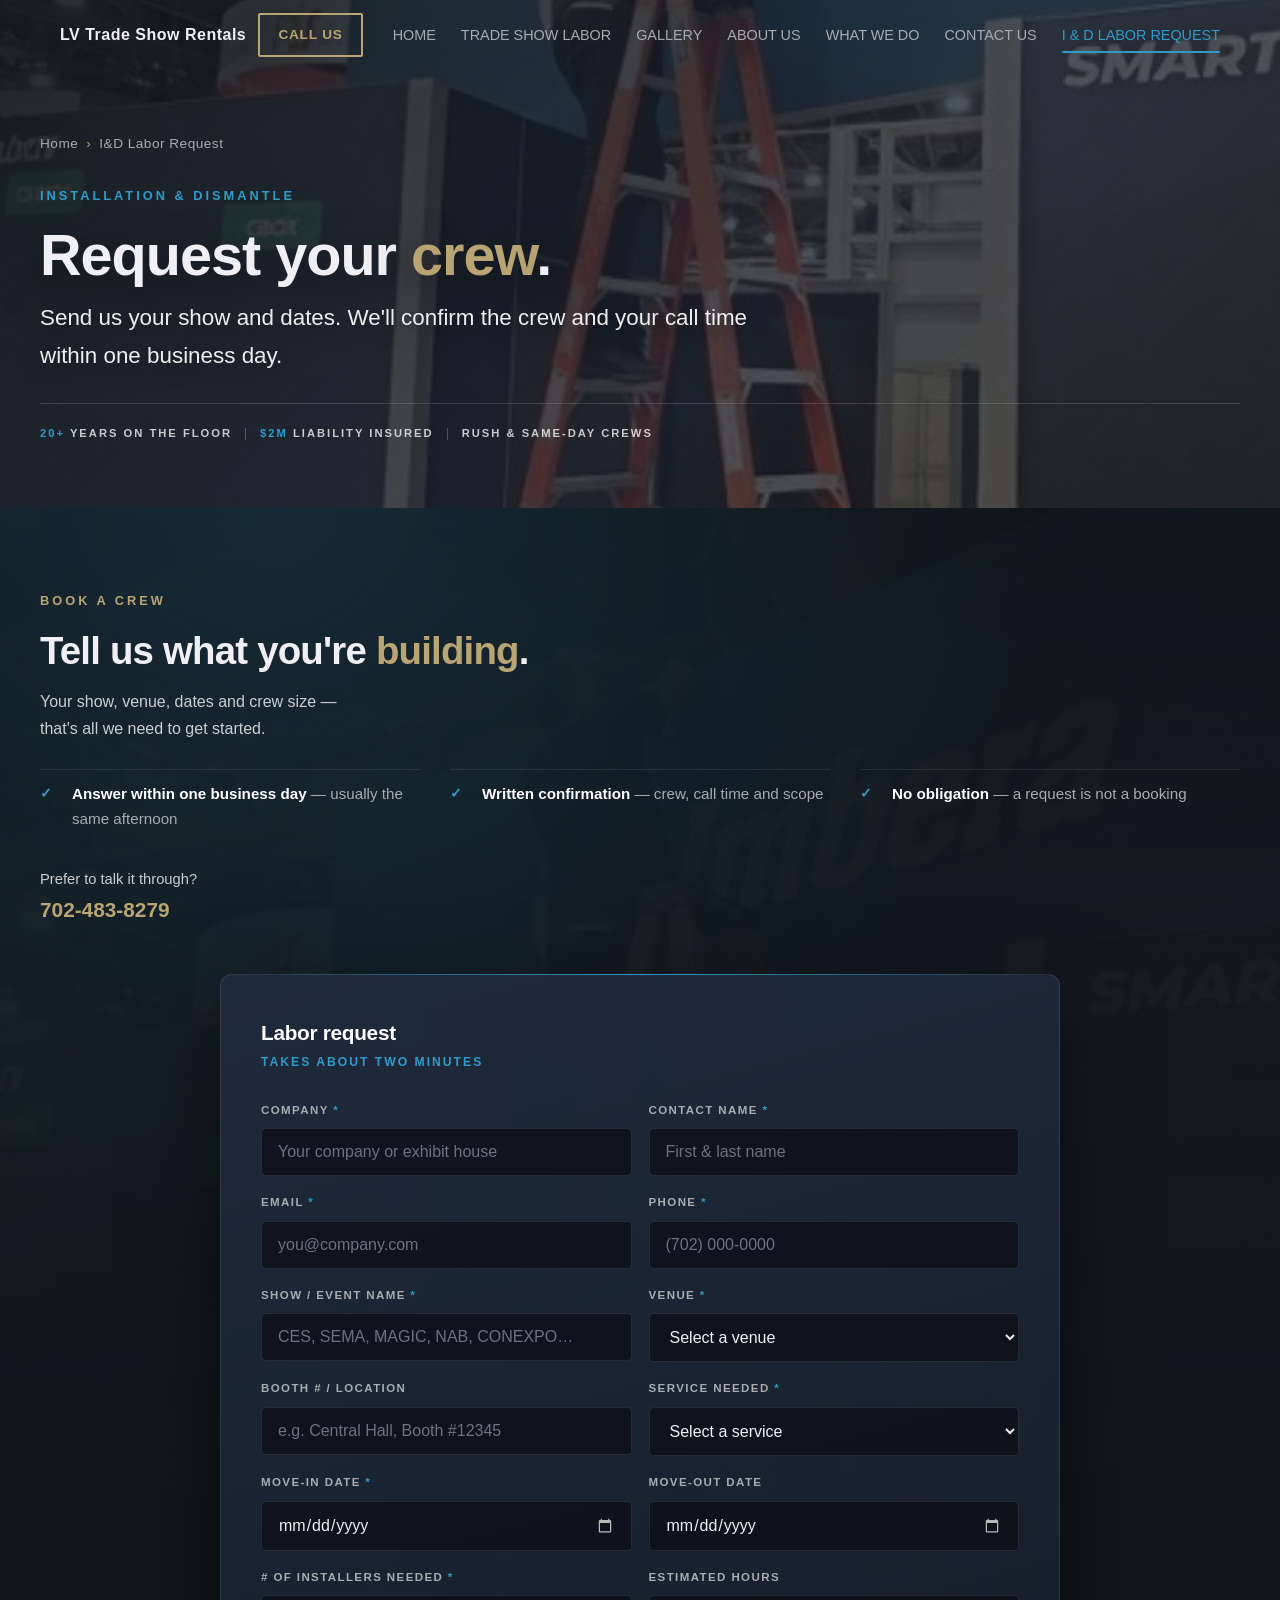
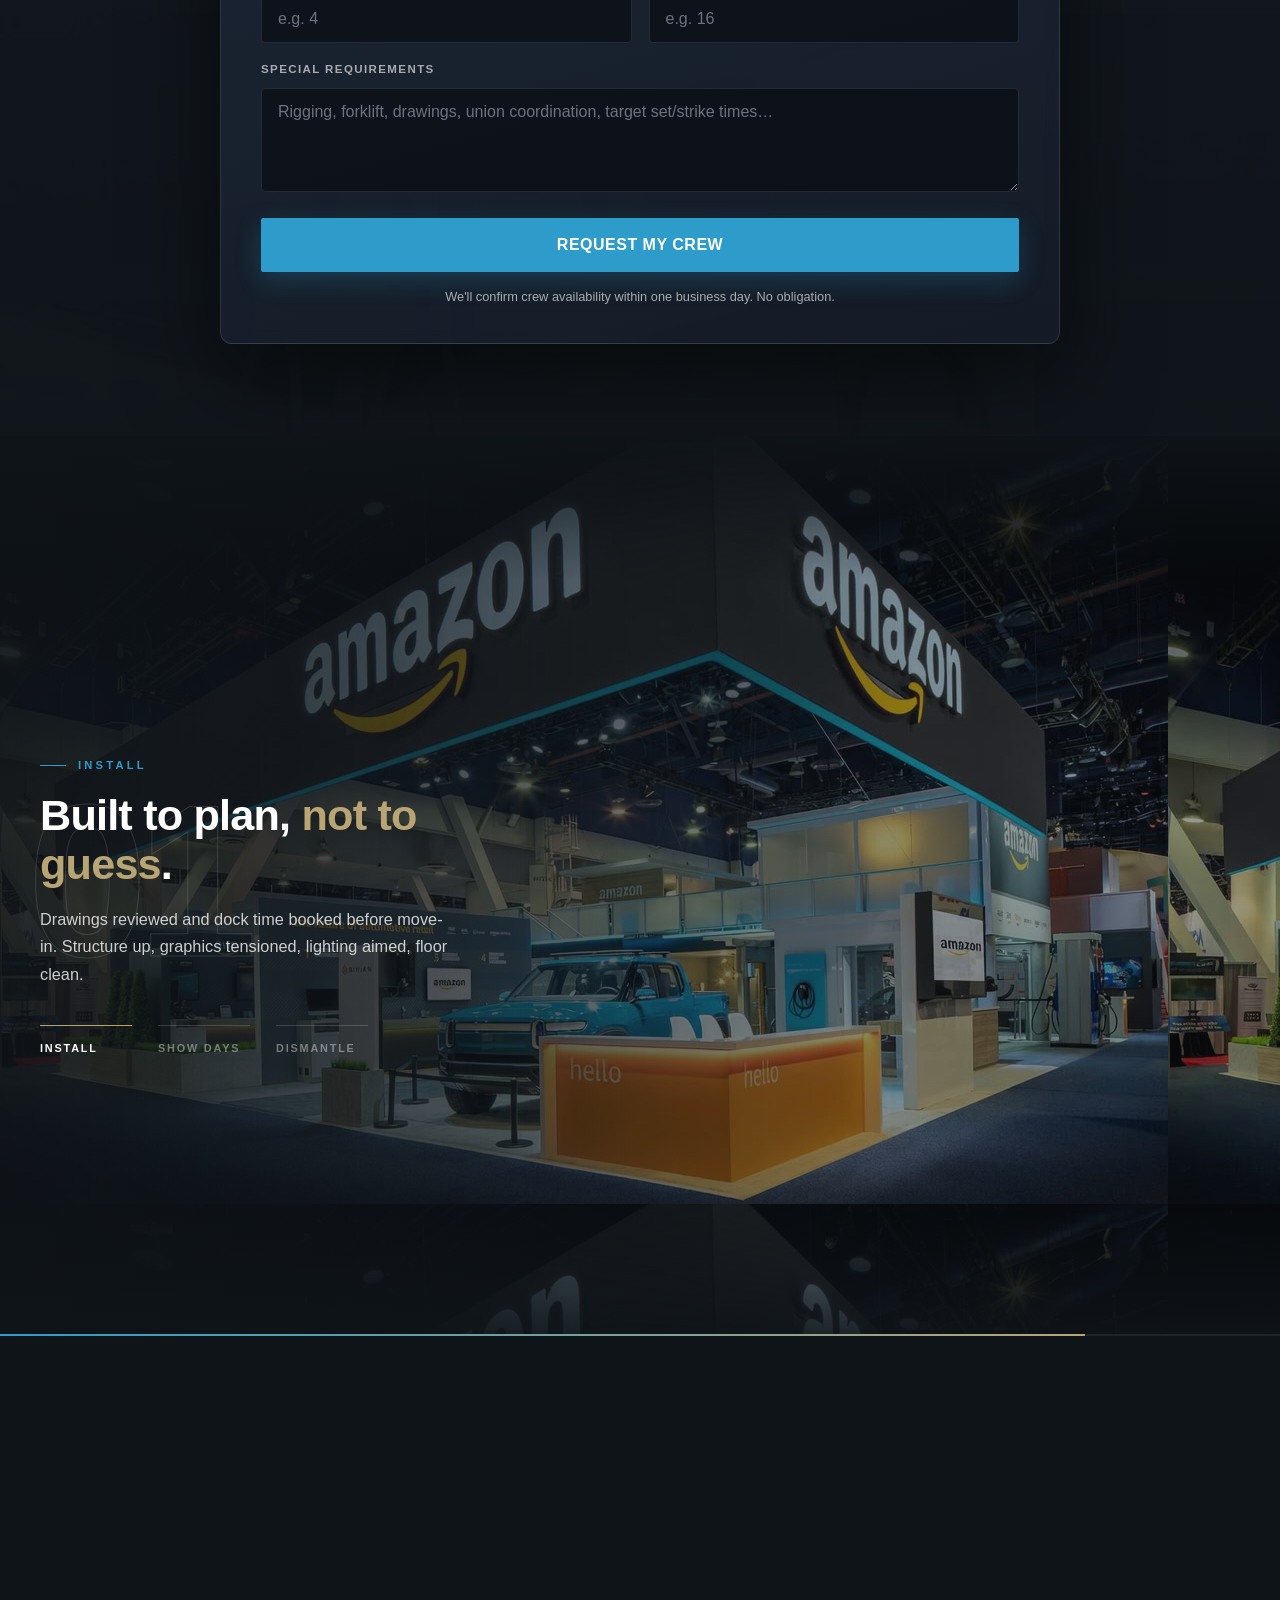
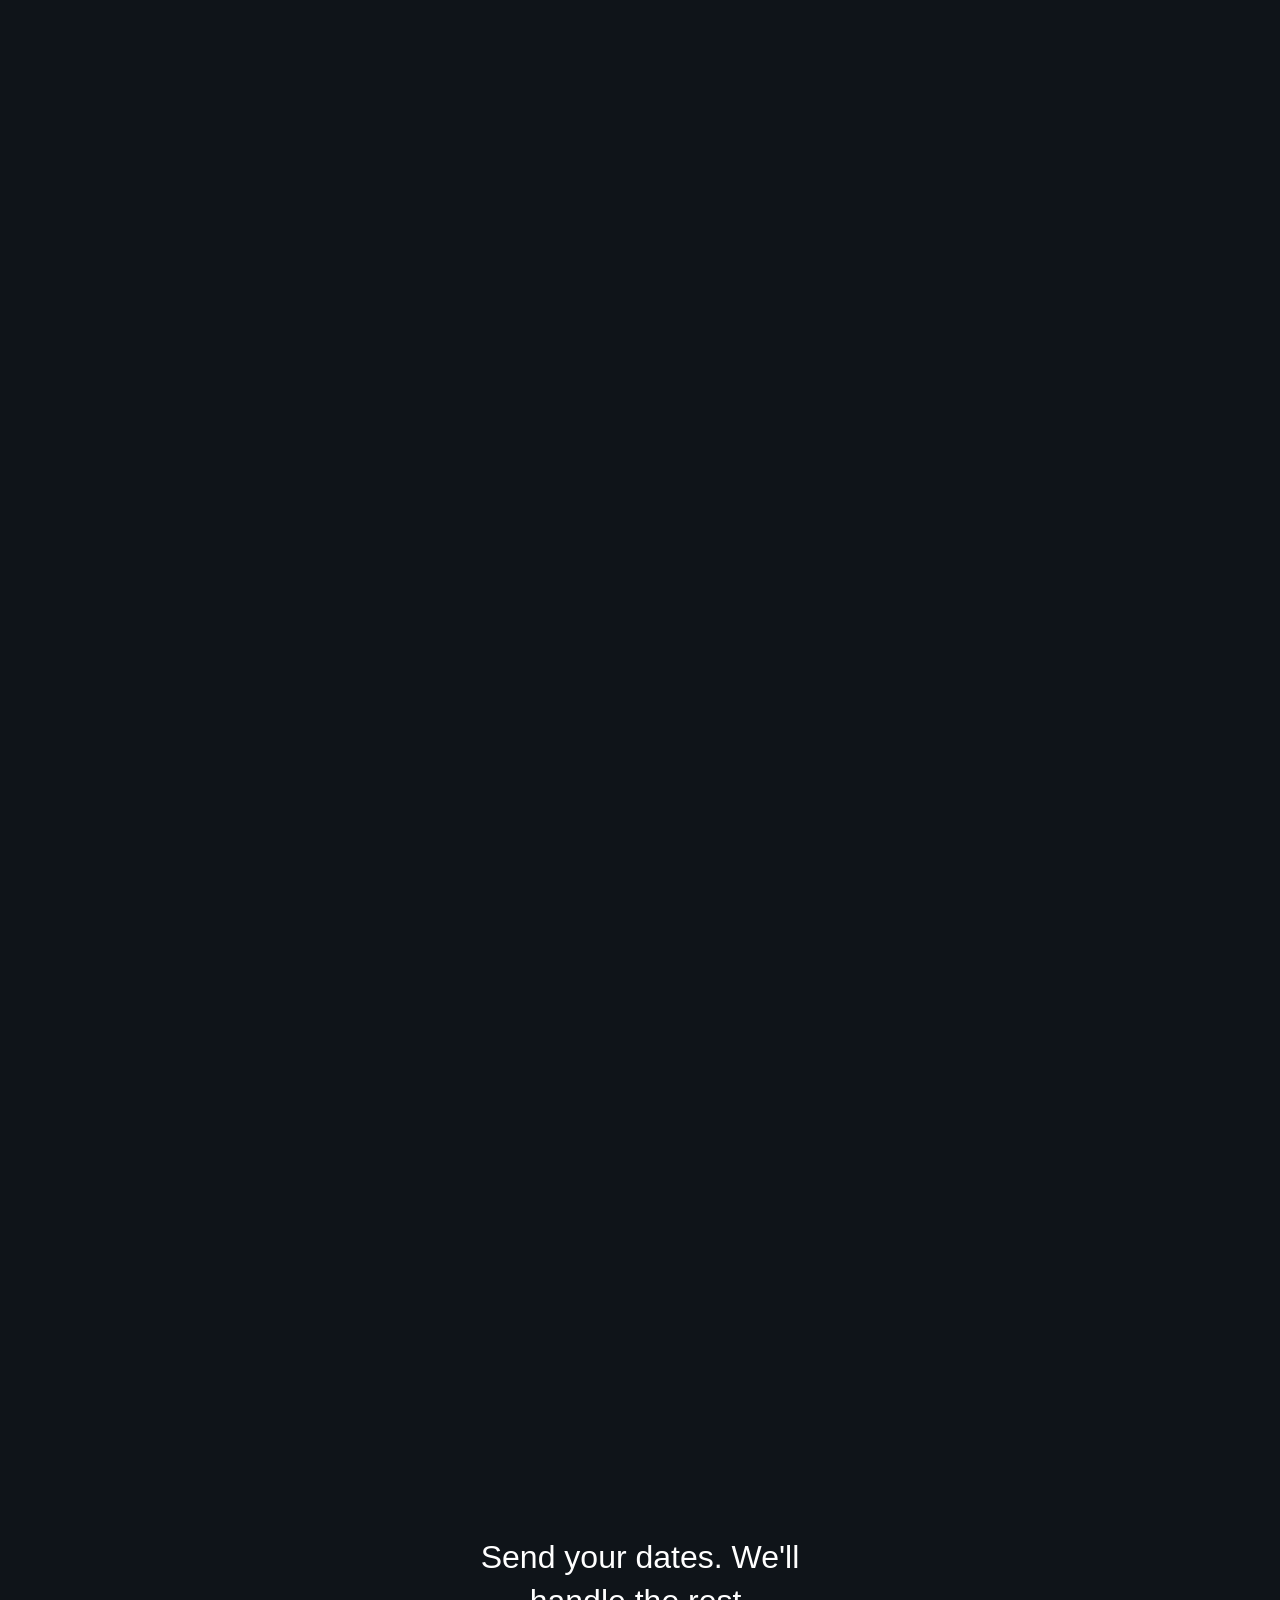
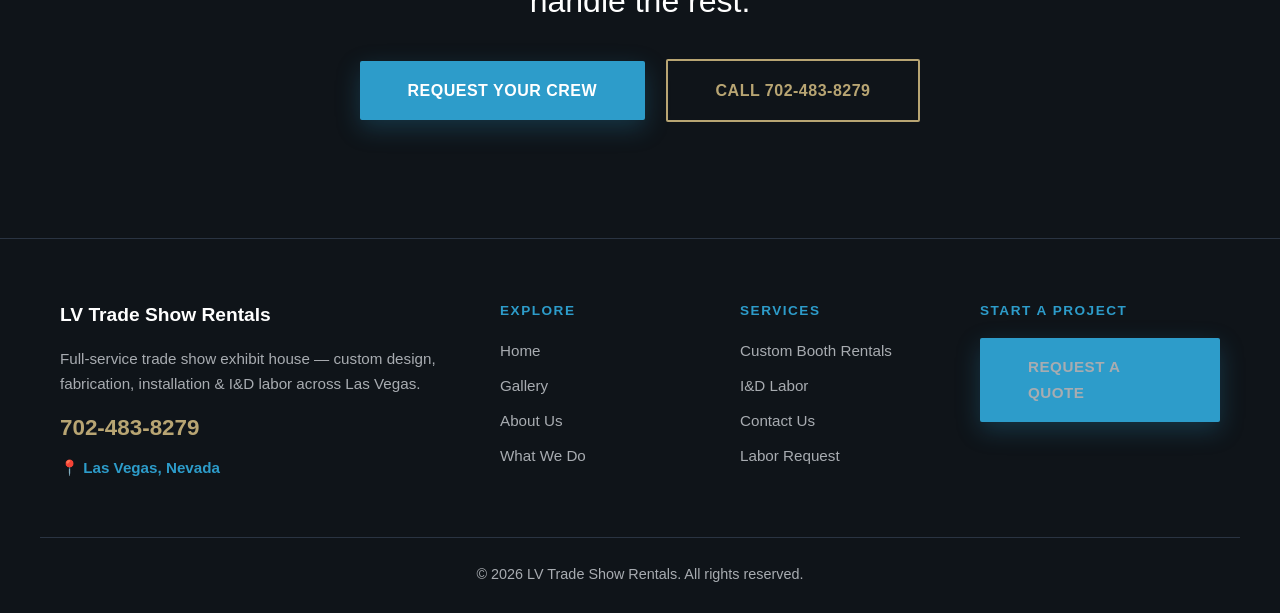
<file: i-d-labor-request.html>
<!DOCTYPE html>
<html lang="en">
<head>
    <meta charset="UTF-8">
    <meta name="viewport" content="width=device-width, initial-scale=1.0">
    <title>I&amp;D Labor Request | LV Trade Show Rentals</title>
    <meta name="description" content="Request trade show installation &amp; dismantle labor in Las Vegas. Send your show and dates and we'll confirm your crew within one business day.">
    <meta property="og:title" content="I&amp;D Labor Request | LV Trade Show Rentals">
    <meta property="og:description" content="Send your show and dates and we'll confirm your install crew within one business day.">
    <meta property="og:type" content="website">
    <meta property="og:image" content="assets/world2-logo.png">
    <link rel="icon" type="image/png" href="assets/world2-logo.png">
    <link rel="stylesheet" href="assets/site.css">
    <style>
        /* ============================================================
           I&D LABOR REQUEST

           This is the end of the funnel, not the middle of it. Visitors
           arrive from trade-show-labor.html already sold — the only job
           here is to get the form filled in. So the page is three
           things and nothing else:

             1. A compact hero that says where they are.
             2. The form, immediately, above the fold on most laptops.
             3. A short scroll-scrubbed closer for anyone who wants to
                see the work before they commit.

           No stats, no logo wall, no spec sheet, no pricing. Those live
           on the pages that do the selling.
           ============================================================ */

        #request { scroll-margin-top: 80px; }

        /* ---------- 1. Hero — compact, static ---------- */
        /* Built on the shared .page-hero, trimmed: no big lead paragraph,
           no second CTA row, just the label, the line and the way in. */
        .lab-hero { min-height: 46vh; padding: 132px 20px 64px; }
        .lab-hero h1 { font-size: clamp(2.2rem, 5vw, 3.6rem); margin-bottom: 14px; }
        .lab-hero h1 em { font-style: normal; color: var(--accent-gold); }
        .lab-hero .lead { font-size: clamp(1rem, 1.7vw, 1.18rem); max-width: 52ch; }

        /* Credential strip along the foot — the only trust marks the page
           carries, since the visitor has already seen the long version. */
        .lab-strip {
            display: flex; flex-wrap: wrap; align-items: center; gap: 9px 28px;
            margin-top: 28px; padding-top: 20px;
            border-top: 1px solid rgba(255, 255, 255, 0.14); list-style: none;
        }
        .lab-strip li {
            position: relative; font-size: 0.7rem; font-weight: 700;
            letter-spacing: 2px; text-transform: uppercase; color: rgba(255, 255, 255, 0.76);
        }
        .lab-strip li + li::before {
            content: ''; position: absolute; left: -15px; top: 50%; margin-top: -6px;
            width: 1px; height: 12px; background: rgba(255, 255, 255, 0.24);
        }
        .lab-strip b { color: var(--accent-teal); font-weight: 800; }

        /* ---------- 2. Request — the form, on a lit stage ---------- */
        .lab-request {
            /* `clip`, not `hidden` — `hidden` makes this a scroll container and
               silently kills `position: sticky` on the stage column. */
            position: relative; overflow: clip;
            padding: 78px 20px 92px;
            background: var(--primary-bg);
        }
        .lab-request-bg {
            /* Bled top and bottom so the parallax shift never exposes an edge. */
            position: absolute; inset: -12% 0; z-index: 0;
            background-image: url('assets/service-install.jpg');
            background-size: cover; background-position: center 30%;
            opacity: 0.20; will-change: transform;
        }
        .lab-request-ov {
            position: absolute; inset: 0; z-index: 1;
            background:
                radial-gradient(90% 70% at 20% 0%, rgba(45, 156, 202, 0.14), transparent 68%),
                linear-gradient(180deg, rgba(15, 20, 25, 0.90) 0%, rgba(15, 20, 25, 0.80) 40%, rgba(15, 20, 25, 0.95) 100%);
        }
        /* Single centred column. This row used to pair the form with a CSS-3D
           "live build" stage; it was removed because on a phone the stage pinned
           under the navbar and ate the top third of the screen before the visitor
           could reach a field. assets/build-stage.{js,css} are still in the repo. */
        .lab-request-grid {
            position: relative; z-index: 2;
            max-width: 840px; margin: 0 auto;
        }
        /* Intro band now sits above the build row, so it no longer sticks. */
        .lab-intro { position: relative; z-index: 2; max-width: var(--maxw); margin: 0 auto 46px; }
        .lab-intro .lab-assure { display: grid; grid-template-columns: repeat(3, 1fr); gap: 0 30px; }
        .lab-intro .lab-assure li { border-bottom: none; border-top: 1px solid rgba(255, 255, 255, 0.09); }
        .lab-aside { position: static; }

        .lab-aside h2 { font-size: clamp(1.7rem, 3.4vw, 2.4rem); line-height: 1.12; letter-spacing: -0.8px; margin-bottom: 16px; }
        .lab-aside h2 em { font-style: normal; color: var(--accent-gold); }
        .lab-aside > p { color: rgba(255, 255, 255, 0.78); max-width: 38ch; }

        .lab-assure { list-style: none; margin: 26px 0 24px; }
        .lab-assure li {
            position: relative; padding: 11px 0 11px 32px;
            border-bottom: 1px solid rgba(255, 255, 255, 0.09);
            color: var(--text-secondary); font-size: 0.95rem;
        }
        .lab-assure li strong { color: #fff; font-weight: 600; }
        .lab-assure li::before {
            content: "\2713"; position: absolute; left: 0; top: 11px;
            color: var(--accent-teal); font-weight: 800; font-size: 0.9rem;
        }
        .lab-aside-phone { font-size: 0.92rem; color: var(--text-secondary); }
        .lab-aside-phone a { color: var(--accent-gold); font-weight: 800; font-size: 1.3rem; }
        .lab-aside-phone a:hover { color: var(--accent-gold-bright); }

        .lab-form-card {
            position: relative;
            background: linear-gradient(165deg, rgba(32, 43, 61, 0.94) 0%, rgba(21, 28, 39, 0.96) 100%);
            border: 1px solid rgba(255, 255, 255, 0.10);
            border-radius: 12px;
            padding: 40px 40px 36px;
            box-shadow: 0 34px 90px rgba(0, 0, 0, 0.55);
            -webkit-backdrop-filter: blur(8px); backdrop-filter: blur(8px);
        }
        /* Lit top edge, so the card reads as a panel rather than a box. */
        .lab-form-card::before {
            content: ''; position: absolute; left: 26px; right: 26px; top: -1px; height: 1px;
            background: linear-gradient(90deg, transparent, var(--accent-teal), transparent);
        }
        .lab-form-title { font-size: 1.3rem; color: #fff; font-weight: 700; letter-spacing: -0.3px; }
        .lab-form-sub {
            font-size: 0.76rem; letter-spacing: 2px; text-transform: uppercase;
            color: var(--accent-teal); font-weight: 700; margin: 2px 0 28px;
        }

        .lab-form-card .form-grid { gap: 17px; }
        .lab-form-card .field { margin-bottom: 0; }
        .lab-form-card .field label {
            font-size: 0.72rem; letter-spacing: 1.4px; text-transform: uppercase;
            color: var(--text-secondary); font-weight: 700;
        }
        .lab-form-card .field input,
        .lab-form-card .field select,
        .lab-form-card .field textarea {
            background: rgba(10, 14, 20, 0.7);
            border: 1px solid rgba(255, 255, 255, 0.10);
            border-radius: 5px;
        }
        .lab-form-card .field input:hover,
        .lab-form-card .field select:hover,
        .lab-form-card .field textarea:hover { border-color: rgba(255, 255, 255, 0.2); }
        .lab-form-card .field textarea { min-height: 104px; }
        /* Native date inputs render their picker glyph black-on-black. */
        .lab-form-card input[type="date"]::-webkit-calendar-picker-indicator { filter: invert(0.72); cursor: pointer; }

        .lab-submit { width: 100%; margin: 26px 0 0; padding: 18px 40px; }
        .lab-fineprint { font-size: 0.8rem; color: var(--text-secondary); margin-top: 14px; text-align: center; }

        /* ---------- 3. Closer — scroll-scrubbed stage ---------- */
        /* Same engine and .sv-* contract as index / about-us / what-we-do:
           assets/scroll-video.js binds the clip's playhead to scroll — down
           runs it forward, up runs it backward, stopping holds a frame.

           Everything the footage touches is scoped to .sv:not(.sv-off), so
           if the clip never loads the script adds .sv-off and the block
           falls back to its own painted backdrop with nothing broken.

           Three beats, not five: this is a closing note, not a chapter. */
        .sv { position: relative; --p: 0; }
        .sv-track { position: relative; }
        .sv-pin {
            position: sticky; top: 0; height: 100vh; overflow: hidden; z-index: 0;
            /* Stands on its own before the clip arrives — and after .sv-off. */
            background:
                radial-gradient(70% 55% at 22% 24%, rgba(45, 156, 202, 0.16), transparent 70%),
                radial-gradient(60% 60% at 88% 86%, rgba(184, 165, 115, 0.12), transparent 72%),
                linear-gradient(160deg, #131c26 0%, #0f1419 55%, #0c1116 100%);
        }
        .sv-video {
            position: absolute; top: 0; left: 0; width: 100%; height: 100%;
            object-fit: cover; opacity: 0; transition: opacity 0.8s ease;
            transform: translateZ(0); /* own compositor layer: a seek repaints only the video */
        }
        .sv.is-ready .sv-video { opacity: 1; }
        /* Feathered top and bottom so the block has no seam, and weighted
           LEFT so the copy always has ground to sit on. The right side is
           left comparatively open on purpose — that is where the booth in
           the footage reads, and there is no text over it. */
        .sv-veil {
            position: absolute; inset: 0; pointer-events: none; z-index: 1;
            background:
                linear-gradient(180deg, rgba(15, 20, 25, 0.92) 0%, rgba(15, 20, 25, 0.38) 16%,
                                        rgba(15, 20, 25, 0.38) 84%, rgba(15, 20, 25, 0.92) 100%),
                linear-gradient(90deg, rgba(15, 20, 25, 0.86) 0%, rgba(15, 20, 25, 0.60) 34%,
                                       rgba(15, 20, 25, 0.12) 72%, rgba(15, 20, 25, 0.08) 100%);
        }
        .sv-bar {
            position: absolute; left: 0; right: 0; bottom: 0; height: 2px; z-index: 5;
            background: rgba(255, 255, 255, 0.07);
        }
        .sv-bar-fill {
            height: 100%; background: linear-gradient(90deg, var(--accent-teal), var(--accent-gold));
            transform: scaleX(0); transform-origin: 0 50%;
        }
        /* Pulled back over the pin; rides above it on z-index. */
        .sv-content { position: relative; z-index: 1; margin-top: -100vh; }

        /* Track height paces both the clip and the beat swaps: three beats
           over (300vh - 100vh of pinning) = 100vh of scroll apiece. */
        .seq-track { height: 300vh; }
        .seq-stick {
            position: sticky; top: 0; height: 100vh;
            display: grid; align-content: center;
            padding: 92px 20px 60px; box-sizing: border-box;
        }
        .seq-inner { position: relative; max-width: var(--maxw); width: 100%; margin: 0 auto; }
        /* Floor is the tallest beat's copy — below that the body runs into
           the rail underneath it. */
        .seq-stage { position: relative; min-height: 238px; }

        .seq-beat {
            position: absolute; inset: 0; pointer-events: none;
            opacity: 0; transform: translateY(22px); filter: blur(9px);
            transition: opacity 0.55s var(--ease), transform 0.85s var(--ease), filter 0.7s var(--ease);
        }
        .seq-beat.is-on { opacity: 1; transform: none; filter: none; pointer-events: auto; }

        /* Ghost numeral behind the copy — the only ornament, because the
           footage is doing the visual work. Centred rather than hung off the
           top edge, so it can never ride up into the heading. */
        .seq-num {
            position: absolute; z-index: 0; left: -0.06em; top: 50%;
            font-size: clamp(8rem, 17vw, 14rem); font-weight: 900; line-height: 0.72;
            letter-spacing: -0.05em; color: transparent;
            -webkit-text-stroke: 1px rgba(255, 255, 255, 0.13);
            pointer-events: none; user-select: none;
            transform: translateY(calc(-50% + (var(--p, 0) - 0.5) * -30px));
        }

        .seq-copy { position: relative; z-index: 1; }
        /* Children stagger in behind the beat itself. */
        .seq-copy > * {
            opacity: 0; transform: translateY(16px);
            transition: opacity 0.7s var(--ease), transform 0.8s var(--ease);
            transition-delay: calc(var(--i, 0) * 90ms);
        }
        .seq-beat.is-on .seq-copy > * { opacity: 1; transform: none; }

        .seq-tag {
            display: inline-flex; align-items: center; gap: 12px;
            font-size: 0.7rem; font-weight: 700; letter-spacing: 3.2px;
            text-transform: uppercase; color: var(--accent-teal); margin-bottom: 16px;
        }
        .seq-tag::before { content: ''; width: 26px; height: 1px; background: currentColor; }

        .seq-title {
            font-size: clamp(1.7rem, 3.4vw, 2.7rem); font-weight: 800;
            line-height: 1.14; color: #fff; letter-spacing: -0.8px; max-width: 20ch;
        }
        .seq-title em { font-style: normal; color: var(--accent-gold); }
        .seq-body { color: rgba(255, 255, 255, 0.78); font-size: 1.02rem; margin-top: 16px; max-width: 46ch; }

        /* Beat rail — three ticks, bottom left, under the copy. */
        .seq-rail {
            position: relative; z-index: 1; list-style: none;
            display: flex; gap: 26px; margin-top: 40px;
        }
        .seq-tick {
            position: relative; padding-top: 13px;
            font-size: 0.68rem; font-weight: 700; letter-spacing: 1.8px;
            text-transform: uppercase; color: rgba(255, 255, 255, 0.4);
            border-top: 1px solid rgba(255, 255, 255, 0.16);
            min-width: 92px; transition: color 0.45s var(--ease);
        }
        .seq-tick.is-on { color: #fff; }
        .seq-tick::before {
            content: ''; position: absolute; left: 0; top: -1px; width: 100%; height: 1px;
            background: var(--accent-gold);
            transform: scaleX(0); transform-origin: 0 50%;
            transition: transform 0.55s var(--ease);
        }
        .seq-tick.is-on::before { transform: scaleX(1); }

        /* Closing line, sitting on the last frame of the clip. */
        .seq-close { text-align: center; padding: 0 20px 110px; }
        .seq-close p {
            font-size: clamp(1.3rem, 2.8vw, 2rem); font-weight: 300;
            line-height: 1.35; color: #fff; max-width: 22ch; margin: 0 auto 30px;
        }
        .seq-close .cta-button { margin: 6px 8px; }

        /* ---------- Responsive ---------- */
        /* Unpin below 1000px: the clip stays a sticky backdrop, but the
           beats stop swapping in place and become a scrolling column — the
           controller switches to "flow" to match. */
        @media (max-width: 1000px) {
            .lab-intro .lab-assure { grid-template-columns: 1fr; }
            .seq-track { height: auto; }
            .seq-stick { position: static; height: auto; display: block; padding: 96px 20px 40px; }
            .seq-stage { position: static; min-height: 0; display: grid; gap: 64px; }
            .seq-beat { position: static; }
            .seq-num { position: static; display: block; font-size: clamp(4rem, 15vw, 6rem); transform: none; margin-bottom: -0.1em; }
            .seq-rail { display: none; }
            .seq-close { padding-bottom: 84px; }
            .sv-veil {
                background:
                    linear-gradient(180deg, rgba(15, 20, 25, 0.94) 0%, rgba(15, 20, 25, 0.66) 12%,
                                            rgba(15, 20, 25, 0.66) 88%, rgba(15, 20, 25, 0.94) 100%);
            }
        }

        @media (max-width: 768px) {
            .lab-hero { min-height: 40vh; padding: 116px 20px 50px; }
            .lab-request { padding: 56px 20px 70px; }
            .lab-form-card { padding: 28px 22px 26px; }
        }

        /* Short viewports: trim the hero so the form still starts near the
           fold rather than being pushed a full screen down. */
        @media (min-width: 769px) and (max-height: 720px) {
            .lab-hero { min-height: 0; padding: 112px 20px 46px; }
            .lab-hero h1 { font-size: clamp(2rem, 4.2vw, 2.9rem); }
            .lab-strip { margin-top: 20px; padding-top: 15px; }
            .seq-stick { padding: 76px 20px 44px; }
        }

        /* The scrub itself is a scroll POSITION, not an animation, so it is
           left alone here; only the choreography is switched off. */
        @media (prefers-reduced-motion: reduce) {
            .seq-beat,
            .seq-copy > * { opacity: 1 !important; transform: none !important; filter: none !important; transition: none !important; }
            .seq-num { transform: none !important; }
        }
    </style>
</head>
<body>
    <div class="menu-overlay" id="menu-overlay"></div>
    <header class="navbar" id="navbar">
        <div class="navbar-container">
            <div class="navbar-brand"><a href="index.html"><h2>LV Trade Show Rentals</h2></a></div>
            <div class="navbar-phone"><a href="tel:+17024838279">Call Us</a></div>
            <button class="hamburger" id="hamburger" aria-label="Open menu"><span></span><span></span><span></span></button>
            <nav class="navbar-menu" id="navbar-menu">
                <a href="index.html">HOME</a>
                <a href="trade-show-labor.html">TRADE SHOW LABOR</a>
                <a href="gallery.html">GALLERY</a>
                <a href="about-us.html">ABOUT US</a>
                <a href="what-we-do.html">WHAT WE DO</a>
                <a href="contact-us.html">CONTACT US</a>
                <a href="i-d-labor-request.html">I &amp; D LABOR REQUEST</a>
            </nav>
        </div>
    </header>

    <main>

    <!-- ===== 1. HERO ===== -->
    <section class="page-hero lab-hero">
        <img class="page-hero-media" src="assets/service-install.jpg" alt="Install crew assembling a custom trade show exhibit on the show floor" fetchpriority="high" decoding="async">
        <div class="page-hero-overlay"></div>

        <div class="page-hero-inner">
            <div class="breadcrumb"><a href="index.html">Home</a><span>&rsaquo;</span>I&amp;D Labor Request</div>
            <span class="eyebrow">Installation &amp; Dismantle</span>
            <h1>Request your <em>crew</em>.</h1>
            <p class="lead">Send us your show and dates. We'll confirm the crew and your call time within one business day.</p>

            <ul class="lab-strip">
                <li><b>20+</b> Years On The Floor</li>
                <li><b>$2M</b> Liability Insured</li>
                <li>Rush &amp; Same-Day Crews</li>
            </ul>
        </div>
    </section>

    <!-- ===== 2. REQUEST FORM ===== -->
    <section class="lab-request" id="request">
        <div class="lab-request-bg" data-parallax="0.09" aria-hidden="true"></div>
        <div class="lab-request-ov" aria-hidden="true"></div>

        <!-- Intro band, full width above the build row -->
        <div class="lab-intro">
            <div class="lab-aside" data-reveal="left">
                <span class="eyebrow gold">Book A Crew</span>
                <h2>Tell us what you're <em>building</em>.</h2>
                <p>Your show, venue, dates and crew size &mdash; that's all we need to get started.</p>

                <ul class="lab-assure">
                    <li><strong>Answer within one business day</strong> &mdash; usually the same afternoon</li>
                    <li><strong>Written confirmation</strong> &mdash; crew, call time and scope</li>
                    <li><strong>No obligation</strong> &mdash; a request is not a booking</li>
                </ul>

                <p class="lab-aside-phone">Prefer to talk it through?<br><a href="tel:+17024838279">702-483-8279</a></p>
            </div>
        </div>

        <div class="lab-request-grid">

            <!-- Form -->
            <div data-reveal>
              <div class="lab-form-card">
                <h3 class="lab-form-title">Labor request</h3>
                <p class="lab-form-sub">Takes about two minutes</p>

                <!-- Posts to FormSubmit.co (free, no account). assets/site.js rewrites this
                     action to the /ajax/ endpoint on submit so the visitor stays on the page;
                     without JS it falls back to a normal POST + thank-you page. -->
                <form id="lab-form" data-ajax="true" method="POST" action="https://formsubmit.co/LVTradeShowRentals@outlook.com">
                    <input type="hidden" name="_subject" value="New I&amp;D labor request — LV Trade Show Rentals">
                    <input type="hidden" name="_template" value="table">
                    <input type="hidden" name="_captcha" value="false">
                    <input class="hp" type="text" name="_honey" tabindex="-1" autocomplete="off" aria-hidden="true">

                    <div class="form-grid">
                        <div class="field">
                            <label for="company">Company <span class="req">*</span></label>
                            <input type="text" id="company" name="company" autocomplete="organization" placeholder="Your company or exhibit house" required>
                        </div>
                        <div class="field">
                            <label for="contact">Contact Name <span class="req">*</span></label>
                            <input type="text" id="contact" name="contact_name" autocomplete="name" placeholder="First &amp; last name" required>
                        </div>
                        <div class="field">
                            <label for="email">Email <span class="req">*</span></label>
                            <input type="email" id="email" name="email" autocomplete="email" placeholder="you@company.com" required>
                        </div>
                        <div class="field">
                            <label for="phone">Phone <span class="req">*</span></label>
                            <input type="tel" id="phone" name="phone" autocomplete="tel" placeholder="(702) 000-0000" required>
                        </div>
                        <div class="field">
                            <label for="event">Show / Event Name <span class="req">*</span></label>
                            <input type="text" id="event" name="event_name" required placeholder="CES, SEMA, MAGIC, NAB, CONEXPO…">
                        </div>
                        <div class="field">
                            <label for="venue">Venue <span class="req">*</span></label>
                            <select id="venue" name="venue" required>
                                <option value="" selected>Select a venue</option>
                                <option value="Las Vegas Convention Center">Las Vegas Convention Center</option>
                                <option value="Mandalay Bay">Mandalay Bay</option>
                                <option value="Venetian Expo">Venetian Expo</option>
                                <option value="Caesars Forum">Caesars Forum</option>
                                <option value="Other">Other</option>
                            </select>
                        </div>
                        <div class="field">
                            <label for="booth">Booth # / Location</label>
                            <input type="text" id="booth" name="booth" placeholder="e.g. Central Hall, Booth #12345">
                        </div>
                        <div class="field">
                            <label for="service">Service Needed <span class="req">*</span></label>
                            <select id="service" name="service" required>
                                <option value="" selected>Select a service</option>
                                <option value="Installation">Installation</option>
                                <option value="Dismantle">Dismantle</option>
                                <option value="Both">Both (Install &amp; Dismantle)</option>
                            </select>
                        </div>
                        <div class="field">
                            <label for="movein">Move-in Date <span class="req">*</span></label>
                            <input type="date" id="movein" name="move_in_date" required>
                        </div>
                        <div class="field">
                            <label for="moveout">Move-out Date</label>
                            <input type="date" id="moveout" name="move_out_date">
                        </div>
                        <div class="field">
                            <label for="installers"># of Installers Needed <span class="req">*</span></label>
                            <input type="number" id="installers" name="installers" min="1" step="1" required placeholder="e.g. 4">
                        </div>
                        <div class="field">
                            <label for="hours">Estimated Hours</label>
                            <input type="number" id="hours" name="estimated_hours" min="1" step="1" placeholder="e.g. 16">
                        </div>
                        <div class="field full">
                            <label for="requirements">Special Requirements</label>
                            <textarea id="requirements" name="special_requirements" placeholder="Rigging, forklift, drawings, union coordination, target set/strike times…"></textarea>
                        </div>
                    </div>

                    <button type="submit" class="cta-button lab-submit">Request My Crew</button>
                    <p class="lab-fineprint">We'll confirm crew availability within one business day. No obligation.</p>
                </form>

                <div class="form-success" role="status" aria-live="polite">
                  <span class="fs-check" aria-hidden="true">&#10003;</span>
                  <h4>Request received</h4>
                  <p>We&rsquo;ll confirm crew availability, call time and scope within one business day. Nothing is booked yet &mdash; a request is not a booking.</p>
                  <p class="fs-call">Rush or same-day? <a href="tel:+17024838279">702-483-8279</a></p>
                </div>
              </div>
            </div>
        </div>
    </section>

    <!-- ===== 3. CLOSER — scroll-scrubbed stage =====
         assets/scroll-video.js binds the clip's playhead to scroll: down
         runs it forward, up runs it backward, stopping holds a frame.

         data-scroll-start="50": the scrub begins the moment this block's
         top edge reaches the middle of the viewport.
         ================================================================ -->
    <div class="sv" id="sequence" data-scroll-video data-scroll-start="50">
      <div class="sv-track">

        <div class="sv-pin">
            <video class="sv-video"
                   data-src="assets/labor-request-scroll.mp4"
                   poster="assets/labor-request-scroll-poster.jpg"
                   preload="none"
                   muted
                   playsinline
                   webkit-playsinline
                   disablepictureinpicture
                   aria-hidden="true"></video>
            <div class="sv-veil"></div>
            <div class="sv-bar"><div class="sv-bar-fill"></div></div>
        </div>

        <div class="sv-content">
          <section class="seq-track" aria-label="What your crew does">
            <div class="seq-stick">
              <div class="seq-inner">

                <div class="seq-stage">

                    <article class="seq-beat is-on">
                        <span class="seq-num" aria-hidden="true">01</span>
                        <div class="seq-copy">
                            <span class="seq-tag" style="--i:1">Install</span>
                            <h2 class="seq-title" style="--i:2">Built to plan, <em>not to guess</em>.</h2>
                            <p class="seq-body" style="--i:3">Drawings reviewed and dock time booked before move-in. Structure up, graphics tensioned, lighting aimed, floor clean.</p>
                        </div>
                    </article>

                    <article class="seq-beat">
                        <span class="seq-num" aria-hidden="true">02</span>
                        <div class="seq-copy">
                            <span class="seq-tag" style="--i:1">Show Days</span>
                            <h2 class="seq-title" style="--i:2">On call while the floor is <em>live</em>.</h2>
                            <p class="seq-body" style="--i:3">A blown lamp, a torn graphic, a monitor that walked. Crews stay reachable for the length of your run.</p>
                        </div>
                    </article>

                    <article class="seq-beat">
                        <span class="seq-num" aria-hidden="true">03</span>
                        <div class="seq-copy">
                            <span class="seq-tag" style="--i:1">Dismantle</span>
                            <h2 class="seq-title" style="--i:2">Struck and crated <em>on time</em>.</h2>
                            <p class="seq-body" style="--i:3">Everything back in the right crate, inventoried and released to your carrier before the hall goes dark.</p>
                        </div>
                    </article>

                </div><!-- /.seq-stage -->

                <ol class="seq-rail" aria-hidden="true">
                    <li class="seq-tick is-on">Install</li>
                    <li class="seq-tick">Show Days</li>
                    <li class="seq-tick">Dismantle</li>
                </ol>

              </div>
            </div>
          </section>

          <section class="seq-close">
            <p>Send your dates. We'll handle the rest.</p>
            <a href="#request" class="cta-button">Request Your Crew</a>
            <a href="tel:+17024838279" class="cta-button secondary">Call 702-483-8279</a>
          </section>
        </div><!-- /.sv-content -->

      </div><!-- /.sv-track -->
    </div><!-- /.sv -->

    </main>

    <!-- ===== FOOTER ===== -->
    <footer class="site-footer">
        <div class="container footer-grid">
            <div class="footer-col">
                <h3>LV Trade Show Rentals</h3>
                <p>Full-service trade show exhibit house — custom design, fabrication, installation &amp; I&amp;D labor across Las Vegas.</p>
                <a href="tel:+17024838279" class="phone-link">702-483-8279</a>
                <p class="footer-loc">📍 Las Vegas, Nevada</p>
            </div>
            <div class="footer-col">
                <h4>Explore</h4>
                <a href="index.html">Home</a>
                <a href="gallery.html">Gallery</a>
                <a href="about-us.html">About Us</a>
                <a href="what-we-do.html">What We Do</a>
            </div>
            <div class="footer-col">
                <h4>Services</h4>
                <a href="index.html">Custom Booth Rentals</a>
                <a href="what-we-do.html">I&amp;D Labor</a>
                <a href="contact-us.html">Contact Us</a>
                <a href="i-d-labor-request.html">Labor Request</a>
            </div>
            <div class="footer-col cta">
                <h4>Start a project</h4>
                <a href="contact-us.html" class="cta-button">Request a Quote</a>
            </div>
        </div>
        <div class="footer-bottom"><p>&copy; 2026 LV Trade Show Rentals. All rights reserved.</p></div>
    </footer>

    <script src="assets/site.js" defer></script>
    <!-- Binds the closer clip's playhead to scroll. Same engine as index /
         about-us / what-we-do; this page has its own clip.
         assets/labor-request-scroll.mp4 is re-encoded ALL-INTRA (-g 1): the
         source had a single keyframe across 241 frames, so every backward
         seek decoded most of the clip. Re-encode it the same way if it is
         ever replaced. -->
    <script src="assets/scroll-video.js" defer></script>

    <!-- ============================================================
         PAGE CONTROLLER

         1. The closing stage, in two modes:
              "pin"  — stuck to the viewport, the three beats swapping in
                       place. One rAF loop reads one number, the block's
                       scroll progress, and publishes it as --p (the
                       numeral parallaxes on it) and as the active index.
              "flow" — below 1000px, or under reduced motion, nothing is
                       pinned; the beats are a normal column that reveal
                       as they come into view.
            The loop only runs while the stage is on screen and reads
            layout inside rAF, so it never forces a reflow mid-scroll.
         2. Sensible date bounds on the move-in / move-out fields.
         ============================================================ -->
    <script>
    (function () {
        'use strict';

        var reduce = window.matchMedia('(prefers-reduced-motion: reduce)').matches;
        function clamp01(v) { return v < 0 ? 0 : v > 1 ? 1 : v; }

        /* ---------- 1. Closing stage ---------- */
        (function () {
            var stage = document.getElementById('sequence');
            if (!stage) return;

            var track = stage.querySelector('.seq-track');
            var beats = Array.prototype.slice.call(stage.querySelectorAll('.seq-beat'));
            var ticks = Array.prototype.slice.call(stage.querySelectorAll('.seq-tick'));
            if (!track || !beats.length) return;

            var active = 0;
            function setActive(i) {
                if (i === active) return;
                active = i;
                for (var n = 0; n < beats.length; n++) beats[n].classList.toggle('is-on', n === i);
                for (var s = 0; s < ticks.length; s++) ticks[s].classList.toggle('is-on', s === i);
            }

            var running = false, raf = 0;

            function frame() {
                if (!running) return;
                raf = window.requestAnimationFrame(frame);

                /* Distance the sticky holder is stuck for: the track's height
                   less the one viewport it occupies while stuck. */
                var span = Math.max(1, track.offsetHeight - window.innerHeight);
                var p = clamp01(-track.getBoundingClientRect().top / span);

                stage.style.setProperty('--p', p.toFixed(4));

                /* A short lead-in and tail, so the first beat is readable before
                   it advances and the last one holds rather than flashing past
                   as the stage releases. */
                var q = clamp01((p - 0.05) / 0.86);
                setActive(Math.min(beats.length - 1, Math.floor(q * beats.length)));
            }

            function run(on) {
                if (on === running) return;
                running = on;
                if (on) raf = window.requestAnimationFrame(frame);
                else if (raf) window.cancelAnimationFrame(raf);
            }

            var mode = '', stageIO = null, beatIO = null;

            function teardown() {
                run(false);
                if (stageIO) { stageIO.disconnect(); stageIO = null; }
                if (beatIO) { beatIO.disconnect(); beatIO = null; }
            }

            function setup() {
                var want = (reduce || !window.matchMedia('(min-width: 1001px)').matches ||
                            !('IntersectionObserver' in window)) ? 'flow' : 'pin';
                if (want === mode) return;
                teardown();
                mode = want;

                if (mode === 'pin') {
                    beats.forEach(function (el, n) { el.classList.toggle('is-on', n === 0); });
                    ticks.forEach(function (el, n) { el.classList.toggle('is-on', n === 0); });
                    active = 0;
                    stageIO = new IntersectionObserver(function (entries) {
                        run(entries[0].isIntersecting);
                    }, { rootMargin: '20% 0px' });
                    stageIO.observe(track);
                    return;
                }

                /* flow: every beat is in the document flow, so each reveals on
                   its own. --p is parked at 1 so nothing driven by it is left
                   sitting at its start value. */
                stage.style.setProperty('--p', '1');

                if (reduce || !('IntersectionObserver' in window)) {
                    beats.forEach(function (el) { el.classList.add('is-on'); });
                    return;
                }
                beatIO = new IntersectionObserver(function (entries) {
                    entries.forEach(function (en) {
                        /* `top < 0` catches beats the visitor has already passed —
                           a restored scroll position or an anchor jump skips over
                           them without ever reporting them as intersecting. */
                        if (en.isIntersecting || en.boundingClientRect.top < 0) {
                            en.target.classList.add('is-on');
                            beatIO.unobserve(en.target);
                        }
                    });
                }, { threshold: 0.25, rootMargin: '0px 0px -10% 0px' });
                beats.forEach(function (el) { beatIO.observe(el); });
            }

            var resizeTimer = 0;
            window.addEventListener('resize', function () {
                window.clearTimeout(resizeTimer);
                resizeTimer = window.setTimeout(setup, 150);
            }, { passive: true });

            setup();
        })();

        /* ---------- 2. Date bounds ---------- */
        var movein = document.getElementById('movein');
        var moveout = document.getElementById('moveout');
        if (movein && moveout) {
            var today = new Date().toISOString().split('T')[0];
            movein.min = today;
            moveout.min = today;
            movein.addEventListener('change', function () {
                if (movein.value) {
                    moveout.min = movein.value;
                    if (moveout.value && moveout.value < movein.value) moveout.value = movein.value;
                }
            });
        }
    })();
    </script>
</body>
</html>
</file>
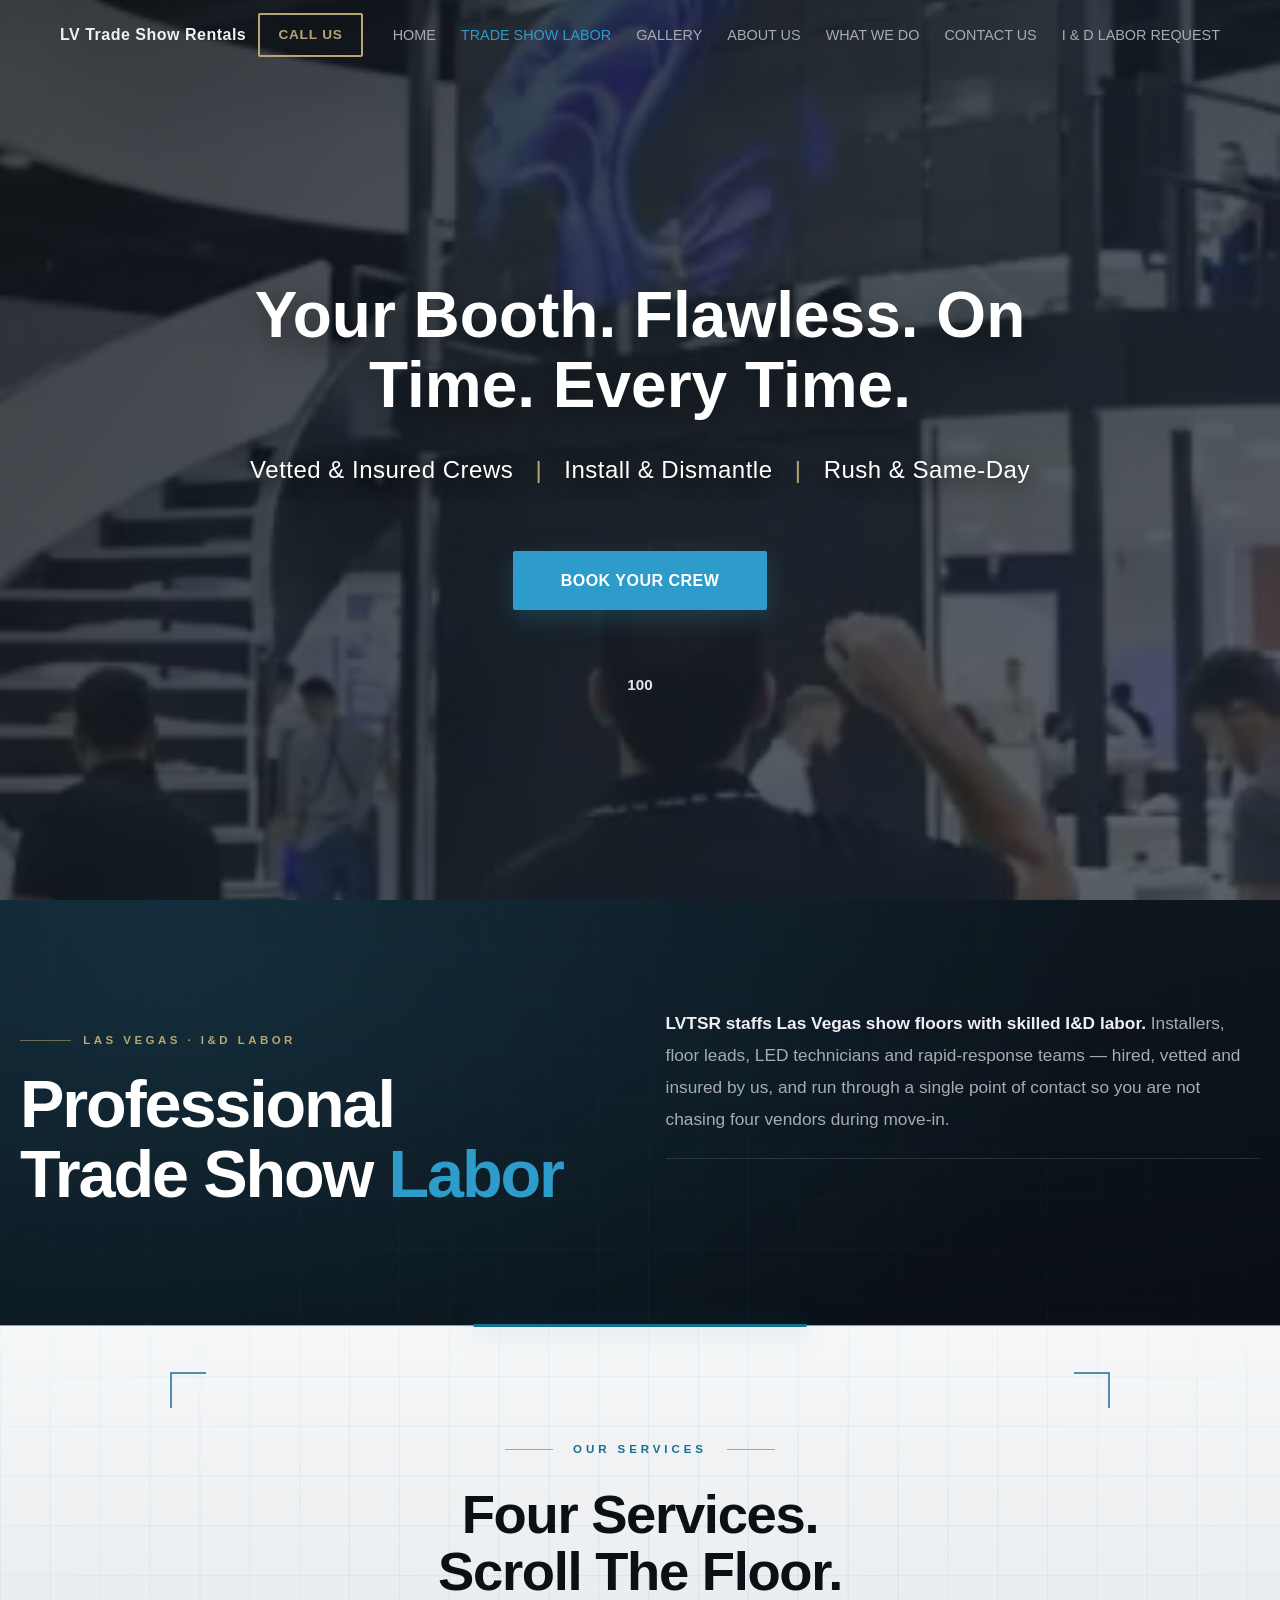
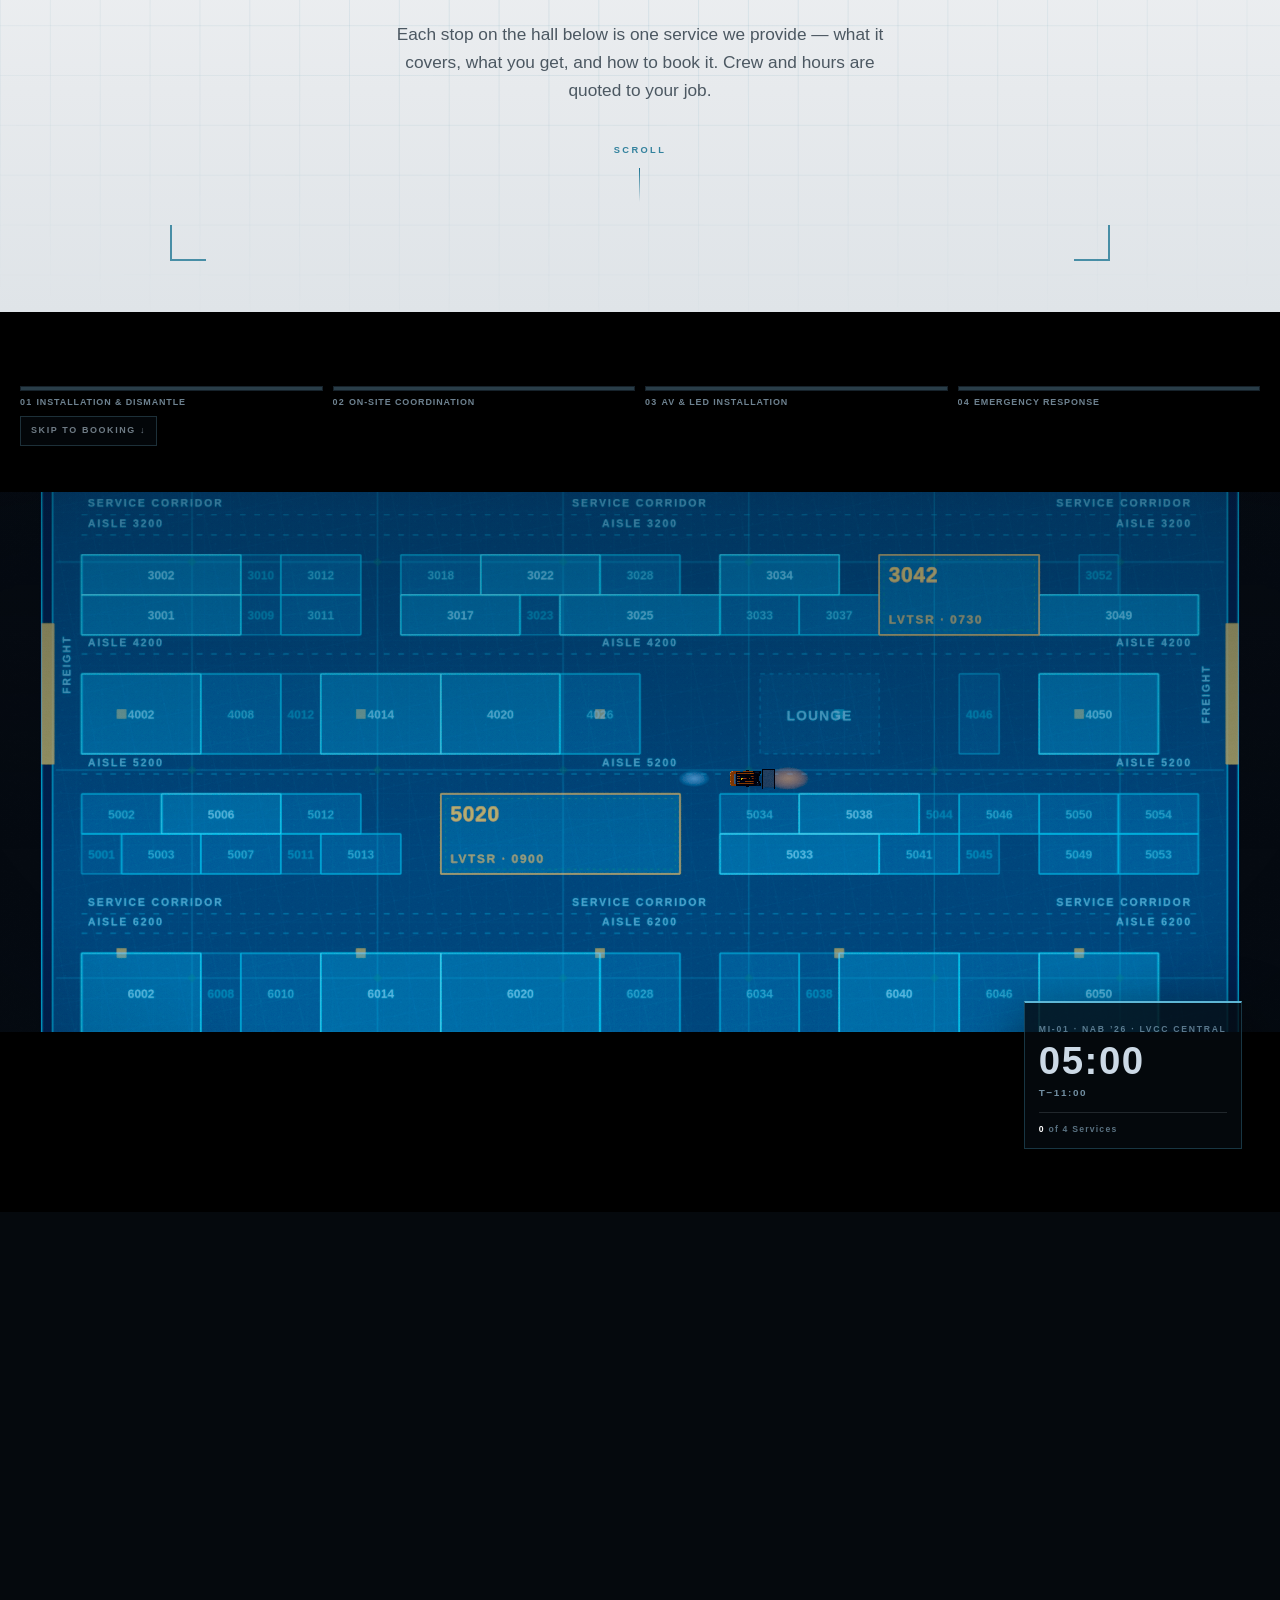
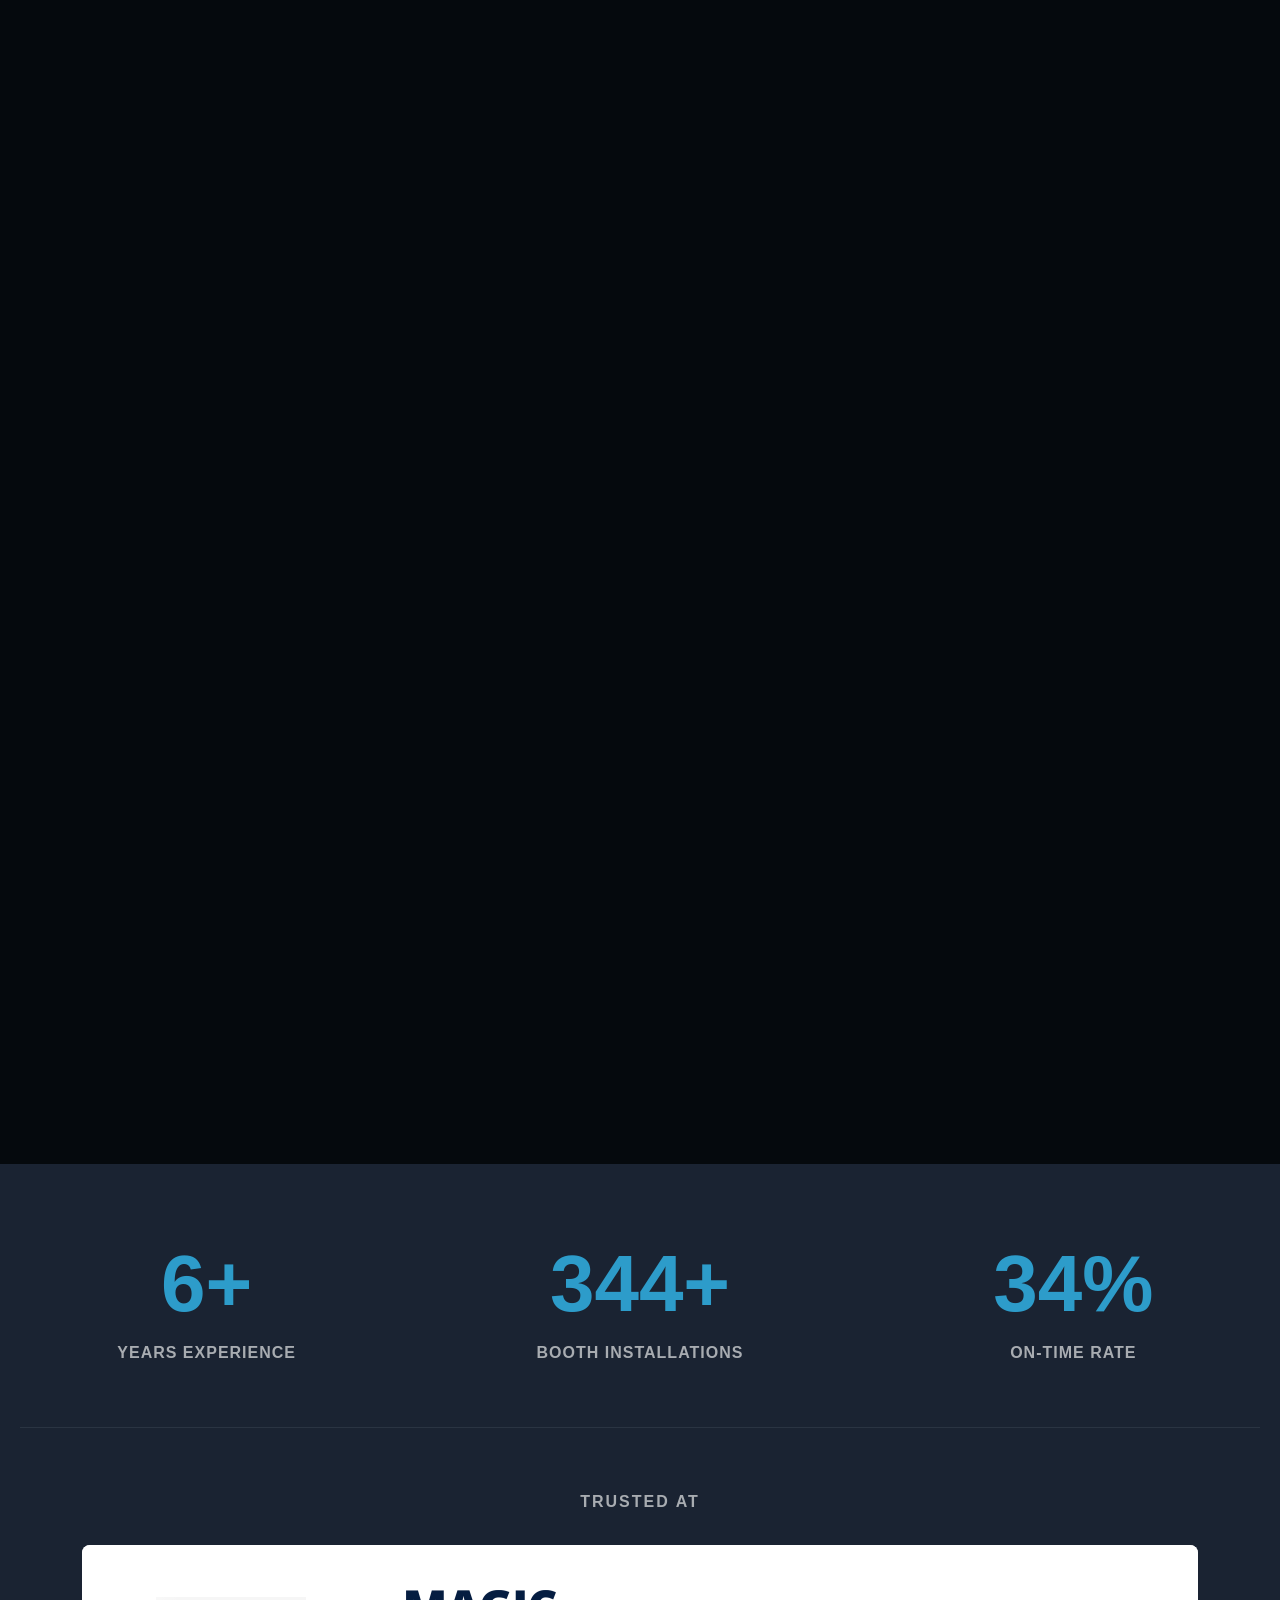
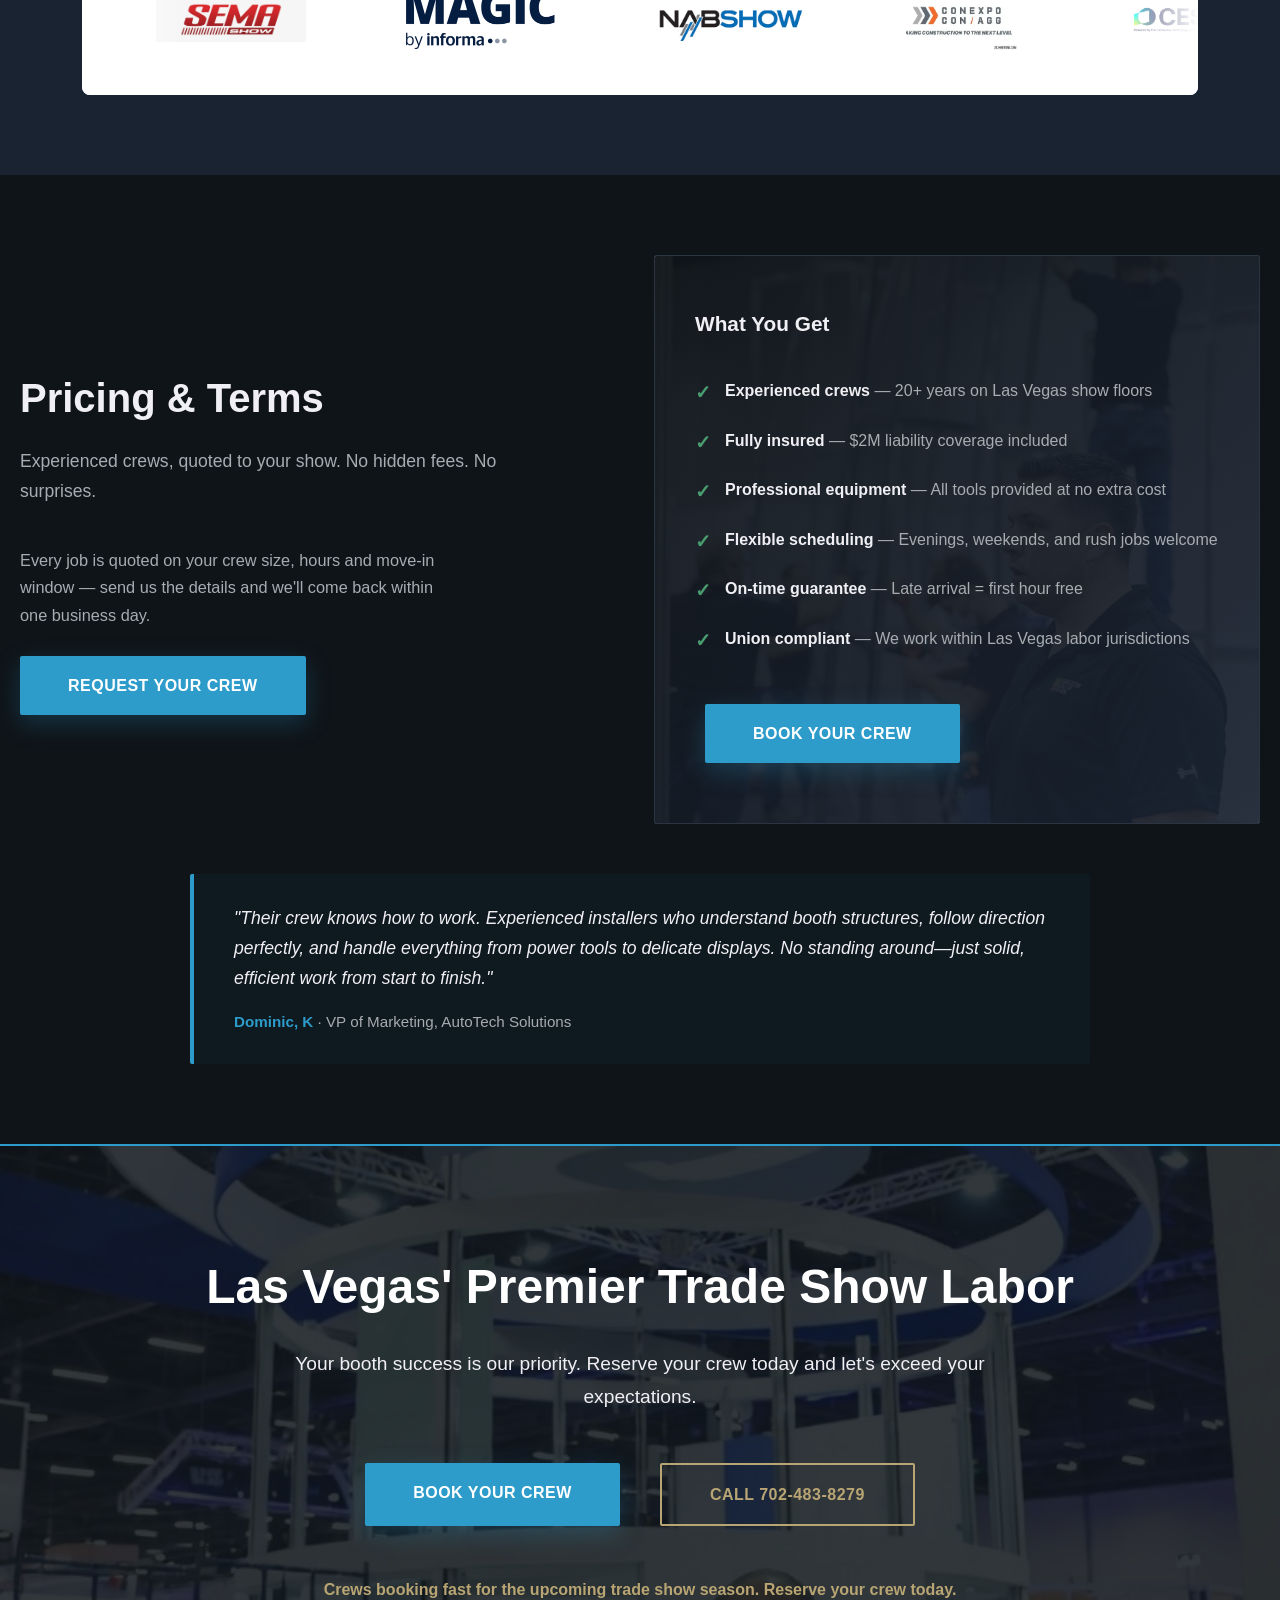
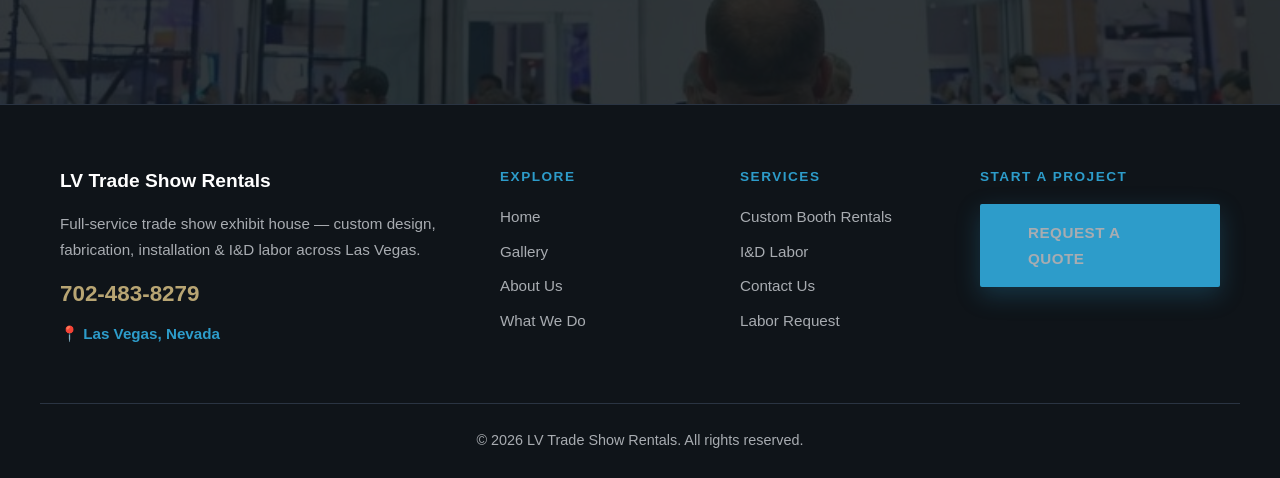
<file: trade-show-labor.html>
<!DOCTYPE html>
<html lang="en">
<head>
    <meta charset="UTF-8">
    <meta name="viewport" content="width=device-width, initial-scale=1.0">
    <title>Trade Show Labor Las Vegas | Professional Event Staffing</title>
    <meta name="description" content="Professional trade show labor in Las Vegas. Flawless booth setup & installation by vetted, insured crews. Book your crew for CES, SEMA, and major events.">
    <meta property="og:title" content="Trade Show Labor Las Vegas | LV Trade Show Rentals">
    <meta property="og:description" content="Professional trade show labor in Las Vegas. Flawless booth setup & installation by vetted, insured crews. Book your crew for CES, SEMA and major events.">
    <meta property="og:type" content="website">
    <meta property="og:url" content="https://lvtradeshowrental.com/trade-show-labor.html">
    <meta property="og:image" content="https://lvtradeshowrental.com/assets/service-install.jpg">
    <link rel="icon" type="image/png" href="assets/world2-logo.png">
    <script type="application/ld+json">
    {
      "@context": "https://schema.org",
      "@type": "LocalBusiness",
      "name": "LV Trade Show Rentals",
      "description": "Full-service trade show exhibit house in Las Vegas — custom booth design, fabrication, installation & dismantle (I&D) labor, graphics, lighting and AV.",
      "telephone": "+1-702-483-8279",
      "url": "https://lvtradeshowrental.com/",
      "image": "https://lvtradeshowrental.com/assets/world2-logo.png",
      "address": {
        "@type": "PostalAddress",
        "addressLocality": "Las Vegas",
        "addressRegion": "NV",
        "addressCountry": "US"
      },
      "areaServed": "Las Vegas, Nevada"
    }
    </script>
    <style>
        * {
            margin: 0;
            padding: 0;
            box-sizing: border-box;
        }

        :root {
            --primary-dark: #0f1419;
            --primary-bg: #1a2332;
            --accent-teal: #2d9cca;
            --accent-gold: #b8a573;
            /* the hall's bright cyan. It was declared only on `.mi`, so
               anything outside the animation that referenced it — the
               services block's eyebrow, tick and scroll cue — silently got
               an invalid value and fell back to inherited text colour. */
            --teal-h: #96d6f5;
            --gold-l: #d4bc7d;
            --text-primary: #f0eff4;
            --text-secondary: #a8acb1;
            --border-subtle: #2a3442;
            --success: #4a9d6f;
        }

        html {
            scroll-behavior: smooth;
        }

        body {
            font-family: -apple-system, BlinkMacSystemFont, 'Segoe UI', Roboto, 'Helvetica Neue', sans-serif;
            background: var(--primary-dark);
            color: var(--text-primary);
            line-height: 1.7;
            overflow-x: hidden;
        }

        .navbar {
            position: fixed;
            top: 0;
            width: 100%;
            background: transparent;
            border-bottom: none;
            z-index: 1000;
            padding: 0;
        }

        .navbar-container {
            max-width: 1200px;
            margin: 0 auto;
            padding: 0 20px;
            display: flex;
            justify-content: space-between;
            align-items: center;
            height: 70px;
        }

        .navbar-brand h2 {
            font-size: 1rem;
            font-weight: 700;
            color: var(--text-primary);
            margin: 0;
            letter-spacing: 0.5px;
        }

        .navbar-phone {
            display: flex;
            align-items: center;
            margin-left: auto;
            margin-right: 30px;
        }

        .navbar-phone a {
            background: transparent;
            color: var(--accent-gold);
            text-decoration: none;
            font-weight: 700;
            font-size: 0.85rem;
            transition: all 0.3s ease;
            display: inline-block;
            padding: 8px 18px;
            border: 2px solid var(--accent-gold);
            border-radius: 2px;
            letter-spacing: 0.8px;
            text-transform: uppercase;
        }

        .navbar-phone a:hover {
            background: rgba(184, 165, 115, 0.1);
            box-shadow: 0 0 20px rgba(184, 165, 115, 0.3);
            transform: translateY(-1px);
        }

        .navbar-menu {
            display: flex;
            gap: 25px;
            align-items: center;
            flex-wrap: wrap;
        }

        .navbar-menu a {
            color: var(--text-secondary);
            text-decoration: none;
            font-weight: 500;
            font-size: 0.9rem;
            transition: color 0.3s ease;
            white-space: nowrap;
        }

        .navbar-menu a:hover {
            color: var(--accent-teal);
        }

        .navbar-menu a.active {
            color: var(--accent-teal);
        }

        .hamburger {
            display: none;
            flex-direction: column;
            background: none;
            border: none;
            cursor: pointer;
            padding: 0;
            gap: 6px;
        }

        .hamburger span {
            width: 25px;
            height: 2.5px;
            background: var(--text-primary);
            border-radius: 2px;
            transition: all 0.3s ease;
        }

        .hamburger.active span:nth-child(1) {
            transform: rotate(45deg) translate(10px, 10px);
        }

        .hamburger.active span:nth-child(2) {
            opacity: 0;
        }

        .hamburger.active span:nth-child(3) {
            transform: rotate(-45deg) translate(7px, -7px);
        }

        .menu-overlay {
            display: none;
            position: fixed;
            top: 0;
            left: 0;
            width: 100%;
            height: 100%;
            background: rgba(0, 0, 0, 0.6);
            z-index: 999;
            opacity: 0;
            transition: opacity 0.3s ease;
        }

        .menu-overlay.active {
            display: block;
            opacity: 1;
        }

        .hero {
            position: relative;
            height: 100vh;
            min-height: 100vh;
            display: flex;
            align-items: center;
            justify-content: center;
            overflow: hidden;
            background: var(--primary-dark);
        }

        .hero-video {
            position: absolute;
            top: 0;
            left: 0;
            width: 100%;
            height: 100%;
            object-fit: cover;
            z-index: 1;
        }

        .hero-overlay {
            position: absolute;
            top: 0;
            left: 0;
            width: 100%;
            height: 100%;
            background: linear-gradient(135deg, rgba(15, 20, 25, 0.8) 0%, rgba(26, 35, 50, 0.7) 100%);
            z-index: 2;
        }

        .hero-content {
            position: relative;
            z-index: 3;
            text-align: center;
            max-width: 900px;
            padding: 120px 20px 40px 20px;
            animation: fadeInUp 1s ease-out;
        }

        @keyframes fadeInUp {
            from {
                opacity: 0;
                transform: translateY(30px);
            }
            to {
                opacity: 1;
                transform: translateY(0);
            }
        }

        .hero h1 {
            font-size: clamp(2.5rem, 8vw, 4rem);
            font-weight: 700;
            line-height: 1.1;
            margin-bottom: 20px;
            letter-spacing: 0px;
            color: #ffffff;
            text-shadow: 0 10px 30px rgba(0, 0, 0, 0.5);
        }

        .hero p {
            font-size: clamp(1.1rem, 3vw, 1.5rem);
            margin-bottom: 30px;
            color: rgba(255, 255, 255, 0.95);
            text-shadow: 0 5px 15px rgba(0, 0, 0, 0.5);
        }

        .hero-pricing {
            font-size: clamp(1.2rem, 3vw, 1.5rem);
            font-weight: 600;
            margin-top: 30px;
            text-shadow: 0 4px 20px rgba(0, 0, 0, 0.8);
            letter-spacing: 0.5px;
        }

        .pricing-context {
            color: #ffffff;
            font-weight: 500;
        }

        .pricing-divider {
            color: var(--accent-gold);
            margin: 0 15px;
            font-weight: 400;
        }

        .cta-button {
            display: inline-block;
            padding: 16px 48px;
            background: var(--accent-teal);
            color: #ffffff;
            text-decoration: none;
            font-weight: 700;
            font-size: 1rem;
            border: none;
            border-radius: 2px;
            cursor: pointer;
            letter-spacing: 0.5px;
            text-transform: uppercase;
            transition: all 0.3s ease;
            box-shadow: 0 8px 24px rgba(45, 156, 202, 0.25);
            margin: 10px;
        }

        .cta-button:hover {
            background: #249ab8;
            transform: translateY(-2px);
            box-shadow: 0 12px 36px rgba(45, 156, 202, 0.35);
        }

        .cta-button:active {
            transform: translateY(0);
        }

        .cta-button.secondary {
            background: transparent;
            border: 2px solid var(--accent-gold);
            color: var(--accent-gold);
            box-shadow: none;
        }

        .cta-button.secondary:hover {
            background: rgba(184, 165, 115, 0.08);
            box-shadow: 0 0 20px rgba(184, 165, 115, 0.3);
        }

        .trust-badges {
            margin-top: 40px;
            display: flex;
            flex-wrap: wrap;
            gap: 30px;
            justify-content: center;
            align-items: center;
            font-size: 0.95rem;
            opacity: 0.95;
        }

        .badge {
            display: flex;
            align-items: center;
            gap: 8px;
        }

        .typing-badge {
            min-height: 30px;
            display: flex;
            align-items: center;
            justify-content: center;
        }

        .ap,
        .fp {
            position: relative;
            background: #080d12;
            color: var(--text-primary);
            scroll-margin-top: 88px;
        }

        .fl-eyebrow {
            display: inline-flex;
            align-items: center;
            gap: 12px;
            font-size: 0.72rem;
            font-weight: 700;
            letter-spacing: 0.3em;
            text-transform: uppercase;
            color: var(--accent-gold);
        }

        .fl-eyebrow::before {
            content: '';
            width: clamp(24px, 4vw, 52px);
            height: 1px;
            background: currentColor;
            opacity: 0.55;
        }

        .ap {
            overflow: hidden;
            padding: clamp(92px, 12vh, 156px) 20px clamp(52px, 7vh, 88px);
        }

        .ap::before,
        .ap::after {
            content: '';
            position: absolute;
            inset: 0;
            z-index: 0;
            pointer-events: none;
        }

        .ap::before {
            background:
                radial-gradient(120% 90% at 14% 6%, rgba(45, 156, 202, 0.16), transparent 60%),
                radial-gradient(95% 85% at 90% 94%, rgba(184, 165, 115, 0.1), transparent 64%),
                linear-gradient(168deg, #101a23 0%, #080d12 60%);
        }

        .ap::after {
            opacity: 0.4;
            background-image:
                linear-gradient(rgba(45, 156, 202, 0.13) 1px, transparent 1px),
                linear-gradient(90deg, rgba(45, 156, 202, 0.13) 1px, transparent 1px);
            background-size: 49.87px 49.87px;
            -webkit-mask-image: radial-gradient(100% 84% at 50% 38%, #000 18%, transparent 78%);
                    mask-image: radial-gradient(100% 84% at 50% 38%, #000 18%, transparent 78%);
        }

        .ap-wrap {
            position: relative;
            z-index: 1;
            max-width: 1240px;
            margin: 0 auto;
            display: grid;
            grid-template-columns: minmax(0, 1fr);
            gap: clamp(24px, 4vw, 56px);
        }

        .ap-h {
            margin: 20px 0 0;
            text-align: left;
            font-size: clamp(2.3rem, 5.2vw, 4.2rem);
            font-weight: 800;
            line-height: 1.05;
            letter-spacing: -0.032em;
            color: #ffffff;
        }

        .ap-h em { font-style: normal; color: var(--accent-teal); }

        .ap-copy {
            font-size: clamp(1.02rem, 1.35vw, 1.14rem);
            line-height: 1.85;
            color: var(--text-secondary);
            max-width: 62ch;
        }

        .ap-copy strong { color: var(--text-primary); font-weight: 600; }

        .ap-facts {
            display: flex;
            flex-wrap: wrap;
            gap: 10px 26px;
            margin: 22px 0 0;
            padding: 16px 0 0;
            border-top: 1px solid rgba(255, 255, 255, 0.12);
            list-style: none;
        }

        .ap-facts li {
            font-size: 0.7rem;
            font-weight: 700;
            letter-spacing: 0.18em;
            text-transform: uppercase;
            color: var(--text-secondary);
        }

        .ap-facts b { color: var(--accent-gold); font-weight: 700; }

        /* THE FACTS BECOME ONE LINE THAT CYCLES (owner 2026-08-22). Three
           static rows of the same uppercase grey read as one grey mass and
           carried no motion at all — nothing here asked for attention. The
           list now collapses to a single slot: each phrase flies in from
           the right, locks, and shoots out left, on loop while the line
           sits in the middle band of the viewport.

           The stacked markup is untouched and is what no-JS and
           reduced-motion users get — `is-cycling` is added by script only,
           and every rule that changes the layout hangs off it. */
        .ap-facts.is-cycling {
            display: block;
            position: relative;
            overflow: hidden;
            padding: 18px 0 0;
            height: 52px;
        }
        .ap-facts.is-cycling li {
            position: absolute; top: 18px; left: 0;
            white-space: nowrap;
            font-size: clamp(0.76rem, 2.5vw, 0.94rem);
            letter-spacing: 0.16em;
            color: var(--text-primary);
            opacity: 0;
            /* parked to the RIGHT and off — this is also the exit-return
               state, so nothing may animate to it visibly */
            transform: translate3d(64px, 0, 0);
            will-change: transform, opacity;
        }
        /* IN — a long decelerate: it travels fast and settles hard */
        .ap-facts.is-cycling li.is-in {
            opacity: 1;
            transform: translate3d(0, 0, 0);
            transition: transform .66s cubic-bezier(.16, 1, .3, 1),
                        opacity .34s ease-out;
        }
        /* OUT — a short accelerate the other way: it leaves, it does not fade */
        .ap-facts.is-cycling li.is-out {
            opacity: 0;
            transform: translate3d(-52px, 0, 0);
            transition: transform .40s cubic-bezier(.7, 0, .84, 0),
                        opacity .34s ease-in;
        }
        .ap-facts.is-cycling b {
            display: inline-block;
            margin-right: 2px;
            color: var(--accent-gold);
        }

        @media (min-width: 940px) {
            .ap-wrap { grid-template-columns: minmax(0, 1fr) minmax(0, 1fr); align-items: end; }
        }

        /* (the "300 FT" dimension rule that used to sit here is gone —
           owner 2026-08-20: out of place and earning nothing. The block
           now carries the on-ramp copy alone.) */

        /* THIS IS A DIFFERENT SECTION AND HAS TO LOOK LIKE ONE (owner
           2026-08-22: "it's basically identical to the section above it...
           it all just blurs together"). It was: same gold rule-and-caps
           eyebrow, same white bold headline, same bare ground. Three
           changes give it its own identity and point it forward into the
           hall instead of back at the intro —

           1. IT HAS A GROUND. A hairline top edge plus a panel wash that
              starts cool and fades to nothing at the bottom, so the block
              physically separates from the copy above AND dissolves into
              the black stage below. The gradient must reach 0 alpha: the
              negative bottom margin parks this over the section edge.
           2. THE EYEBROW SWITCHES SIDE. Gold rule-and-caps belongs to the
              intro; this one is cyan on a cyan bar — the hall's colour,
              not the brand's — so the eye reads "new thing, and it is the
              thing below".
           3. IT ENDS ON A CUE, not a full stop. */
        /* THE THRESHOLD (owner 2026-08-22, third pass). Two earlier
           attempts changed the SURFACE — an inset panel, then a full-bleed
           dark band — and both were rejected for the same reason: the
           composition never changed. Left-aligned eyebrow, big white
           headline, grey paragraph, on dark. That is the page's one and
           only layout, so re-skinning it could never read as a new place.

           So this block leaves the page's design language entirely:

           1. THE GROUND INVERTS. Every other section on this site is dark.
              This one is light. Nothing else available is a bigger break,
              and it earns its keep twice — the reader crosses out of the
              intro into daylight, and then the hall below cuts back to
              black, which is the actual "doors open" moment.
           2. THE COMPOSITION CENTRES. The whole page is left-aligned and
              asymmetric; this is a symmetrical title card.
           3. IT IS BRACKETED. Corner marks in the hall's own teal — the
              same device the animation draws around every stand pad — so
              the threshold belongs to the floor, not to the intro.

           The band still bottoms out flush against the stage (negative
           bottom margin eats .ap's padding), so light -> black is a hard
           cut with no gap. */
        .ap-sheet {
            position: relative;
            z-index: 1;
            /* -20px cancels .ap's side padding, so this spans the section
               (= the viewport) without touching 100vw and its scrollbar
               rounding. */
            margin: clamp(76px, 9vw, 138px) -20px calc(clamp(52px, 7vh, 88px) * -1);
            padding: clamp(30px, 3.6vw, 52px) 20px clamp(34px, 4vw, 56px);
            background:
                linear-gradient(180deg, #f6f7f8 0%, #e7eaed 62%, #dfe4e8 100%);
            border-top: 1px solid rgba(20, 112, 143, 0.5);
            color: #0b1116;
        }
        /* the faintest drafting grid, so the light ground still belongs to
           a floor plan and not to a generic marketing block */
        .ap-sheet::after {
            content: ''; position: absolute; inset: 0; pointer-events: none;
            background-image:
                linear-gradient(rgba(20, 112, 143, 0.09) 1px, transparent 1px),
                linear-gradient(90deg, rgba(20, 112, 143, 0.09) 1px, transparent 1px);
            background-size: 49.87px 49.87px;
            -webkit-mask-image: radial-gradient(120% 90% at 50% 40%, #000 10%, transparent 76%);
                    mask-image: radial-gradient(120% 90% at 50% 40%, #000 10%, transparent 76%);
        }
        /* light under the door: a bright teal segment centred on the seam */
        .ap-sheet::before {
            content: ''; position: absolute; top: -2px; left: 50%;
            transform: translateX(-50%);
            width: clamp(140px, 26vw, 380px); height: 3px;
            background: #14708f;
            box-shadow: 0 0 26px rgba(20, 112, 143, 0.55);
        }
        .ap-sheet-in {
            /* one number drives both the corner mark and the closed box:
               at 2x--cw the four L-marks tile a complete square */
            --cw: clamp(20px, 3vw, 34px);
            position: relative; z-index: 1;
            max-width: 940px; margin: 0 auto;
            text-align: center;
            padding: clamp(40px, 4.6vw, 66px) clamp(28px, 4vw, 60px)
                     clamp(40px, 4.6vw, 62px);
        }
        /* CORNER MARKS — the animation brackets every stand pad exactly like
           this. Two spans, two corners each. */
        .ap-corner { position: absolute; inset: 0; pointer-events: none; }
        .ap-corner::before, .ap-corner::after {
            content: ''; position: absolute;
            width: var(--cw); height: var(--cw);
            border: 2px solid #14708f; opacity: 0.75;
        }
        /* ============ THE THRESHOLD OPENS (owner 2026-08-22) ============
           A plain cross-fade wasted the one device this section owns. The
           entrance is now four beats:

             1. the light ground fades up on its own;
             2. four corner marks fly out from dead centre to their real
                positions;
             3. once they have LANDED, the type materialises inside the
                frame they just drew — eyebrow, title, body, cue.

           TWO THINGS THE FIRST VERSION GOT WRONG (owner 2026-08-22):

           a) it held the marks stationary at the centre as a visible
              closed square before releasing them. The square is not part
              of the idea — you should only ever see four things travelling
              outward. So the closed state is now `inset: 50%`, a ZERO-size
              box where all four marks sit on the same point, and their
              opacity is delayed 120ms BEHIND the travel. By the time they
              are visible at all they are already ~45% of the way out (the
              easing is front-loaded), so there is no static frame to catch.
           b) the type started while the marks were still moving, so it
              read as everything happening at once. It now waits for them
              to land.

           The travel animates the .ap-corner box's own insets rather than
           moving each mark: that keeps them a fixed size the whole way
           (scaling a wrapper would stretch them) and needs no JS
           measurement, because 50% already means "half this container".

           `is-armed` is added by script, so the no-JS and reduced-motion
           states are simply the finished layout with nothing hidden. */
        .ap-sheet.is-armed { opacity: 0; }
        .ap-sheet.is-armed.is-open { opacity: 1; transition: opacity .48s ease; }

        /* inset:50% collapses the box to a POINT — no square, ever */
        .ap-sheet.is-armed .ap-corner {
            opacity: 0;
            top: 50%; right: 50%; bottom: 50%; left: 50%;
        }
        .ap-sheet.is-armed.is-open .ap-corner {
            opacity: 1; top: 0; right: 0; bottom: 0; left: 0;
            transition: opacity .26s ease .54s,
                        top    .78s cubic-bezier(.16, 1, .3, 1) .42s,
                        right  .78s cubic-bezier(.16, 1, .3, 1) .42s,
                        bottom .78s cubic-bezier(.16, 1, .3, 1) .42s,
                        left   .78s cubic-bezier(.16, 1, .3, 1) .42s;
        }

        .ap-sheet.is-armed .ap-eyebrow,
        .ap-sheet.is-armed .ap-lead b,
        .ap-sheet.is-armed .ap-lead span,
        .ap-sheet.is-armed .ap-cue { opacity: 0; transform: translateY(14px); }
        .ap-sheet.is-armed.is-open .ap-eyebrow,
        .ap-sheet.is-armed.is-open .ap-lead b,
        .ap-sheet.is-armed.is-open .ap-lead span,
        .ap-sheet.is-armed.is-open .ap-cue {
            opacity: 1; transform: none;
            transition: opacity .5s ease, transform .7s cubic-bezier(.16, 1, .3, 1);
        }
        /* the marks land at .42 + .78 = 1.20s — nothing types before that */
        .ap-sheet.is-armed.is-open .ap-eyebrow   { transition-delay: 1.22s; }
        .ap-sheet.is-armed.is-open .ap-lead b    { transition-delay: 1.34s; }
        .ap-sheet.is-armed.is-open .ap-lead span { transition-delay: 1.46s; }
        .ap-sheet.is-armed.is-open .ap-cue       { transition-delay: 1.62s; }

        .ap-corner-t::before { top: 0; left: 0;  border-right: 0; border-bottom: 0; }
        .ap-corner-t::after  { top: 0; right: 0; border-left: 0;  border-bottom: 0; }
        .ap-corner-b::before { bottom: 0; left: 0;  border-right: 0; border-top: 0; }
        .ap-corner-b::after  { bottom: 0; right: 0; border-left: 0;  border-top: 0; }

        /* symmetrical rules either side — the intro's eyebrow has ONE rule,
           on the left; making this one symmetric is half the tell */
        .ap-eyebrow {
            display: inline-flex; align-items: center; gap: clamp(12px, 2vw, 20px);
            margin-bottom: clamp(18px, 2.2vw, 30px);
            font-size: 0.72rem; font-weight: 800; letter-spacing: 0.34em;
            text-transform: uppercase;
            color: #14708f;
        }
        .ap-eyebrow::before, .ap-eyebrow::after {
            content: ''; width: clamp(20px, 4vw, 48px); height: 1px;
            background: currentColor; opacity: 0.5;
        }

        .ap-cue {
            display: inline-flex; flex-direction: column; align-items: center;
            gap: 10px; margin-top: clamp(24px, 3vw, 38px);
            font-size: 0.58rem; font-weight: 800; letter-spacing: 0.26em;
            text-transform: uppercase;
            color: rgba(20, 112, 143, 0.85);
        }
        .ap-cue i {
            display: block; width: 1px; height: 34px; transform-origin: top center;
            background: linear-gradient(to bottom, #14708f, transparent);
            animation: apCue 2.1s ease-in-out infinite;
        }
        @keyframes apCue {
            0%, 100% { transform: scaleY(0.34); opacity: 0.4; }
            50%      { transform: scaleY(1);    opacity: 1; }
        }
        @media (prefers-reduced-motion: reduce) {
            .ap-cue i { animation: none; transform: scaleY(1); opacity: 0.8; }
        }

        /* THE ON-RAMP. Without this the reader fell out of a services
           paragraph straight into a dark hall at 05:00 with a countdown
           and no idea what they were watching (owner 2026-08-20). One
           line states the premise, the clock and the payoff. */
        /* INK ON A LIGHT GROUND now — this block inverted (see THE
           THRESHOLD above), so every colour in it had to come with it. */
        .ap-lead {
            margin: 0 auto;
            max-width: 52ch;
            font-size: clamp(0.95rem, 1.5vw, 1.08rem);
            line-height: 1.62;
            color: #4c5862;
        }
        /* sized as a SECTION TITLE now, near the intro headline's scale —
           at 2.15rem it read as a bolded first sentence, which is exactly
           why the two blocks felt like one */
        .ap-lead span { display: block; }
        .ap-lead b {
            display: block;
            color: #0a1015; font-weight: 800;
            font-size: clamp(2rem, 4.6vw, 3.4rem);
            line-height: 1.04;
            letter-spacing: -0.024em;
            margin-bottom: clamp(14px, 1.6vw, 20px);
            text-wrap: balance;
        }

        @property --rake { syntax: "<angle>";  inherits: true; initial-value: 0deg; }
        @property --yaw  { syntax: "<angle>";  inherits: true; initial-value: 0deg; }
        @property --wall { syntax: "<number>"; inherits: true; initial-value: 0; }

        .mi {
            position: relative;
            /* FULL BLEED, ALWAYS. The global mobile `section` rule
               (padding: 50px 20px) boxed the sticky stage inside a 20px
               frame and dropped a 50px black band between the hero and
               the map — the "dead space" and the unclean transition the
               owner flagged 2026-08-20. The picture must touch all four
               edges; the copy inside it carries its own insets. */
            padding: 0;
            background: #05090d;
            color: var(--text-primary);
            scroll-margin-top: 88px;
            --gold-l: #d4bc7d;
            --teal-h: #96d6f5;
        }

        /* 560vh + the ~12% the four CAPTION dwell holds cost (see WARP in
           the JS) — they are paid for with new scroll, so every other beat
           keeps the pace it was tuned at. RECOMPUTE BOTH HEIGHTS when
           DW_K/DW_W change: added = sum(K) * DW_W * 16/15, currently 4.4 *
           .026 * 16/15 = 0.122.
           (Was 722vh when the four service stops each carried a K 1.5 hold
           as well; those are gone — owner 2026-08-26 — and the 94vh they
           cost went with them.) */
        .mi-track { position: relative; height: 628vh; }
        /* (the CSS scroll-snap dwell that used to live here is gone with
           its .mi-lock targets — 1px proximity snaps on a track this tall
           have a catchment of half a viewport each, so every position in a
           chapter got pulled onto the same lock and the clock froze. The
           dwell is a scroll re-parameterisation now; see WARP in the JS.) */

        .mi-stage {
            position: sticky; top: 0;
            height: 100vh; height: 100svh;
            overflow: hidden;

            background: var(--daybg, #05090d);
            isolation: isolate;
        }

        .mi-cam {
            position: absolute; inset: 0;
            z-index: 0;
            /* THE LENS IS A VARIABLE. --D is focal depth in px (650 = the
               old fixed lens): 1400 reads telephoto-flat, 480 reads wide
               and violent. The GL projection consumes the same number. */
            perspective: calc(var(--D, 650) * 1px);
            perspective-origin: 50% calc(var(--poy, 0.56) * 100%);
        }
        /* THE THEATER: 2.39:1 mattes carry the whole sequence. The HUD
           docks inside the bottom matte like a film slate; captions sit
           just below the top matte. Released only at the CTA. */
        .mi-stage { --matte: clamp(0px, calc((100svh - 41.8vw) / 2), 20svh); }
        .mi-matte {
            position: absolute; left: 0; right: 0; height: var(--matte);
            background: #000; z-index: 6; pointer-events: none;
            transform: translateZ(0);       /* own compositor layer — the GL
                                               canvas paints over it otherwise */
            transition: transform .6s cubic-bezier(.22,1,.36,1);
        }
        .mi-matte-t { top: 0; }
        .mi-matte-b { bottom: 0; }
        
        .mi-stage.is-hud-out .mi-matte-t { transform: translateY(-101%); }
        .mi-stage.is-hud-out .mi-matte-b { transform: translateY(101%); }
        /* the rail is chrome for navigating the sequence; by the CTA sheet
           the sequence is over, so it yields at every width (the HUD and
           skip chip do the same, but only on a phone) */
        .mi-stage.is-hud-out .mi-nav { opacity: 0; transition: opacity .3s ease; }

        /* HIDDEN CHROME MUST NOT STILL TAKE THE TAP (owner 2026-08-26: "I
           was sent to the top of the page once I got to the end").
           `.mi-flat a, .mi-flat button { pointer-events: auto }` is what
           makes any of this chrome clickable at all, and it OVERRIDES a
           `pointer-events: none` set on an ancestor — so putting none on
           .mi-nav above, or on .mi-stage from applyExit(), disabled the
           container and left the controls inside it live. At the end of the
           track that leaves four invisible rail buttons lying across the
           top of the viewport; tapping the strip jumped you back to service
           01, which is near the START of the track and reads exactly like
           being thrown to the top of the page.

           So the controls are disabled BY NAME, at a specificity that beats
           that rule. is-gone is set by applyExit() the moment the picture
           starts dissolving. */
        .mi-stage.is-hud-out .mi-nav-s { pointer-events: none; }
        .mi-stage.is-gone .mi-flat a,
        .mi-stage.is-gone .mi-flat button { pointer-events: none; }
        .navbar.mi-dim { opacity: 0.28; transition: opacity .4s ease; }
        .navbar.mi-dim:hover, .navbar.mi-dim:focus-within { opacity: 1; }

        /* THE NAV INVERTS OVER THE THRESHOLD. The bar is fixed and fully
           transparent, which works because every section it crosses is
           dark — except the light threshold band, where white-on-white
           made the brand and the links vanish. `on-light` is toggled by
           scroll position while that band sits under the bar. */
        .navbar.on-light .navbar-brand h2 { color: #0a1015; }
        .navbar.on-light .navbar-menu a { color: #55606a; }
        .navbar.on-light .navbar-menu a:hover,
        .navbar.on-light .navbar-menu a.active { color: #14708f; }
        .navbar.on-light .navbar-phone a { color: #8a6f2e; border-color: #a98f4e; }
        .navbar.on-light .navbar-phone a:hover { background: rgba(138, 111, 46, 0.09); }
        .navbar.on-light .hamburger span { background: #0a1015; }
        .navbar .navbar-brand h2,
        .navbar .navbar-menu a,
        .navbar .navbar-phone a,
        .navbar .hamburger span { transition: color .28s ease, background-color .28s ease,
                                              border-color .28s ease; }
        /* (the near-lens turbulence sheets are gone — with the dust cloud
           they were the "sparkles doing nothing" the owner cut 2026-08-20) */
        .mi-lite .mi-ticket, .mi-lite .mi-tb, .mi-lite .mi-skip {
            -webkit-backdrop-filter: none !important; backdrop-filter: none !important; }

        .mi-world {
            position: absolute; inset: 0;
            transform-style: preserve-3d;
            transform: rotateX(var(--rake)) rotateZ(var(--yaw, 0deg));
            transform-origin: 50% 62%;
        }

        .mi-plan {
            position: absolute; inset: 0;
            width: 100%; height: 100%;
            display: block;
            overflow: visible;

            /* THE MAP IS THE PRODUCT SHOT (owner 2026-08-20): native cyan
               ink, near full strength at every beat — the amber sepia
               swing and the 0.66 ceiling were the "morphed" look. The dim
               term is now a whisper, never a blackout. */
            filter: saturate(1.22) brightness(1.10);
            opacity: calc(0.94 * (1 - 0.42 * var(--plandim, 0)));
        }

        .fp-stand { transition: opacity .45s ease; }
        .fp-stand.is-dim { opacity: 0.22; }

        .fp-floor { fill: #0a1219; }
        .fp-shell { fill: none; stroke: rgba(165, 215, 240, 0.72); stroke-width: 2.5; }
        .fp-shell-in { fill: none; stroke: rgba(155, 205, 230, 0.22); stroke-width: 1; }
        .fp-shell, .fp-shell-in, .fp-b rect, .fp-aisle line, .fp-stand-r, .fp-stand-g,
        .fp-zone rect, .fp-dim line, .fp-scale line, .fp-north-r,

        /* every booth space carries a slight perimeter glow: a brighter
           stroke plus a soft inner fill — the "substance" pass */
        .fp-b rect {
            fill: rgba(45, 156, 202, 0.14);
            stroke: rgba(115, 210, 242, 0.52);
            stroke-width: 1.2;
        }
        /* THE FIELD READS AS A SHOW FLOOR, NOT GRAPH PAPER (owner
           2026-08-21: the map is lackluster). A hundred and twenty
           identical rectangles give the eye nothing to land on. Booth
           weight now steps with booth SIZE — the data is already in the
           markup — so the big island tenants anchor the plan and the
           inlines recede into the field. Hierarchy out of information,
           not decoration, and no new geometry to draw.

           Selectors stay ASCII: data-size holds a literal U+00D7 and
           these rules are re-serialised into an SVG data URI by the GL
           rasteriser, so matching on the leading digits is the safe form. */
        .fp-b[data-size^="30"] rect,
        .fp-b[data-size^="40"] rect {
            fill: rgba(45, 156, 202, 0.23);
            stroke: rgba(138, 222, 250, 0.72);
            stroke-width: 1.5;
        }
        .fp-b[data-size^="10"] rect {
            fill: rgba(45, 156, 202, 0.075);
            stroke: rgba(115, 210, 242, 0.34);
            stroke-width: 1;
        }
        .fp-b[data-size^="30"] .fp-bn,
        .fp-b[data-size^="40"] .fp-bn { opacity: 0.82; }
        .fp-b[data-size^="10"] .fp-bn { opacity: 0.34; }

        .fp-col { fill: rgba(155, 205, 230, 0.30); }
        .fp-col-in { fill: rgba(184, 165, 115, 0.7); }

        .fp-aisle line { stroke: rgba(125, 195, 228, 0.30); stroke-width: 1; stroke-dasharray: 7 11; }
        .fp-aisle text, .fp-lbl, .fp-zone-t {

            fill: rgba(170, 215, 240, 0.55);
            font-size: 13px; font-weight: 700; letter-spacing: 2.4px;
        }
        .fp-mid { text-anchor: middle; }
        .fp-zone-t { text-anchor: middle; font-size: 17px; letter-spacing: 1.6px; }
        .fp-zone rect { fill: rgba(45, 156, 202, 0.04); stroke: rgba(125, 195, 228, 0.22);
                        stroke-width: 1; stroke-dasharray: 5 6; }

        .fp-dock rect { fill: var(--accent-gold); opacity: 0.8; }
        .fp-door rect { fill: rgba(155, 205, 230, 0.5); }
        .fp-dim line, .fp-scale line { stroke: rgba(186, 198, 208, 0.4); stroke-width: 1; }
        .fp-north-r { fill: none; stroke: rgba(186, 198, 208, 0.32); stroke-width: 1; }
        .fp-north-a { fill: var(--accent-gold); opacity: 0.85; }

        .fp-tb-box { fill: rgba(6, 11, 16, 0.8); stroke: rgba(186, 198, 208, 0.4); stroke-width: 1.4; }
        .fp-tb-rule { stroke: rgba(186, 198, 208, 0.24); stroke-width: 1; }
        .fp-tb-gold { stroke: var(--accent-gold); stroke-width: 2.4; }
        .fp-tb-h { fill: rgba(226, 236, 244, 0.9); font-size: 22px; font-weight: 800; letter-spacing: 2px; }
        .fp-tb-k { fill: rgba(160, 200, 225, 0.55); font-size: 15px; font-weight: 700; letter-spacing: 2px; }
        .fp-tb-v { fill: rgba(226, 236, 244, 0.85); font-size: 18px; font-weight: 700; letter-spacing: 1px; }
        .fp-tb-rev { fill: var(--accent-gold); }
        .fp-tb-n { fill: rgba(160, 200, 225, 0.4); font-size: 12px; font-weight: 700; letter-spacing: 1.6px; }

        .fp-truss line { stroke: rgba(150, 214, 245, 0.5); stroke-width: 1.4; }
        .fp-hoist rect { fill: rgba(184, 165, 115, 0.45); }

        .fp-lay-truss { opacity: calc(var(--wall) * 0.30); }

        /* WEAK-GPU FALLBACK (owner 2026-08-22). Set by the FPS probe, so it
           never touches a machine that is coping. On desktop the floor plan
           is still a live DOM SVG — every scroll frame re-rasterises the
           whole vector tree under a changing transform — and these are the
           two most expensive things in it: three full-hall rects filled
           with repeating <pattern>s, and a second transformed layer for the
           truss. Both are texture, not information; the plan reads fine
           without them and the frame cost drops hard.
           Since 2026-08-22 the plan is baked into GL on desktop too, so
           these layers are normally display:none already — this is now the
           safety net for the case where rasterizePlan() fails and the live
           SVG stays on screen. Keep it for that reason. */
        .mi-slow .fp-lay-plan > rect[fill^="url("],
        .mi-slow .fp-lay-truss { display: none; }

        /* (the fake wall extrusions are gone entirely — markup included.
           They read as "a complete wall around the whole hall" and could
           sit between the camera and the floor. Nothing may occlude the
           plan, ever.) */

        /* the four LVTSR stands are BOOTH SPACES, not holes: an opaque
           near-black fill read as a blacked-out square on the plan
           (owner 2026-08-20). Same glass as every other booth, a touch
           richer so the gold border still marks it as ours. */
        .fp-stand-bg { fill: none; }
        .fp-stand-r { fill: rgba(45, 156, 202, 0.17); stroke: var(--accent-gold);
                      stroke-width: 1.6; }
        .fp-stand-g { fill: none; stroke: rgba(184, 165, 115, 0.3); stroke-width: 1;
                      stroke-dasharray: 4 4; }
        .fp-stand-n { fill: var(--gold-l); font-size: 26px; font-weight: 800; letter-spacing: 1px; }
        .fp-stand-c { fill: rgba(212, 188, 125, 0.7); font-size: 15px; font-weight: 700; letter-spacing: 2px; }

        /* booth numbers read at rest now — a floor plan with no numbers
           is a wireframe, not a document; hover still lifts them to full */
        .fp-bn { fill: rgba(165, 215, 242, 0.78); font-size: 15px; font-weight: 700;
                 text-anchor: middle; opacity: 0.55; }

        .mi-laser g { opacity: 0; }
        .mi-laser g.is-live { opacity: 1; }
        .mi-laser rect { fill: none; }
        .mi-trail { stroke: rgba(125, 195, 228, 0.55); stroke-width: 2; }
        .mi-head  { stroke: var(--teal-h); stroke-width: 3.4; stroke-linecap: round; }
        .mi-burn  { stroke: var(--gold-l); stroke-width: 10; opacity: 0.30; filter: blur(6px); }
        .mi-survey { stroke: var(--accent-gold); stroke-width: 1.6; opacity: 0; }
        .mi-survey.is-on { opacity: 0.85; }

        .mi-reveal { opacity: 0; transition: opacity .75s ease; }
        .mi-reveal.is-revealed { opacity: 1; }
        @media (prefers-reduced-motion: reduce) {
            .mi-reveal { opacity: 1; transition: none; }
        }

        .mi-gl { position: absolute; inset: 0; z-index: 0;
                 pointer-events: none; display: block;
                 width: 100%; height: 100%; }

        /* overlay shades HALVED across the board (owner 2026-08-20):
           depth cueing may tint, it may never bury the frame */
        .mi-fog {
            position: absolute; inset: 0; pointer-events: none; z-index: 2;

            background: linear-gradient(to top,
                transparent 40%,
                rgba(5, 10, 17, 0.26) 78%,
                rgba(5, 10, 17, 0.58) 98%);
        }

        .mi-stage::after {
            content: ''; position: absolute; left: 0; right: 0; top: 0;
            height: 100px; pointer-events: none; z-index: 3;
            background: linear-gradient(to bottom, rgba(4, 9, 16, 0.82),
                rgba(4, 9, 16, 0.32) 60%, transparent);
        }

        .mi-vig {
            position: absolute; inset: 0; pointer-events: none; z-index: 1;
            background: radial-gradient(120% 90% at 50% 46%,
                transparent 44%, rgba(5, 10, 17, 0.46) 100%);
        }

        .mi-haze {
            position: absolute; inset: 0; pointer-events: none; z-index: 1;
            opacity: var(--haze, 0);
            transition: opacity .6s ease;
            background:
                radial-gradient(90% 62% at 50% 62%,
                    rgba(96, 168, 220, .34) 0%,
                    rgba(46, 104, 156, .20) 34%,
                    rgba(16, 40, 66, .10) 62%,
                    transparent 82%),
                radial-gradient(46% 30% at 50% 70%,
                    rgba(198, 236, 255, .22), transparent 70%);
        }


        .mi-flat { position: absolute; inset: 0; pointer-events: none; z-index: 7; transform: translateZ(0); }
        .mi-flat a, .mi-flat button { pointer-events: auto; }

        .mi-ticket {
            position: absolute; bottom: calc(var(--matte) + 16px); left: 4%;
            /* widened with the type: 31ch broke the new sentence-case notes
               onto four lines each, which is the density the owner flagged */
            width: min(40ch, 41%);
            /* opaque enough to READ: at .82/.78 the floor-plan typography
               ran straight through the body copy ("RANCE" across "110 LED
               CABINETS") — two critics called it an unfinished dev build */
            /* HOLO PANEL, not paper (owner 2026-08-20: modern, slick,
               futuristic): squared glass, hairline cyan chrome, no tape,
               no rotation. Gold survives ONLY on the booking stamp —
               one gold element per view is the hierarchy rule.

               SEPARATION PASS (owner 2026-08-21: "not the easiest read...
               should be dramatically different so your eyes actually want
               to go to it"). The old panel was translucent dark NAVY with
               cyan hairlines floating over a scene that is also dark navy
               with cyan hairlines — same hue, same value, so it sat IN the
               picture instead of on top of it. Now it is effectively opaque
               near-black: the scene's own blue no longer bleeds through, so
               the card is the darkest thing on screen and the type is the
               brightest. The white hairline ring is what actually cuts it
               out of the blue — a cyan border shares the scene's hue and
               disappears against it. Dropping backdrop-filter is free
               performance too: there is nothing left to blur through.

               THE PANEL GOES LIGHT (owner 2026-08-22). The threshold band
               above the animation inverted to a light drafting card and the
               owner wants that language carried through every service card.
               It also happens to be the strongest version of the separation
               above: the hall is a mid-blue lit floor, so a near-white card
               is further from it in value than a near-black one ever was.
               Timing and motion are untouched — this is a re-skin only. */
            background: linear-gradient(168deg, #f7f8f9 0%, #e6eaed 100%);
            border: 1px solid rgba(20, 112, 143, 0.22);
            border-top: 3px solid #14708f;
            padding: 18px 20px 20px;
            opacity: 0; transform: translateY(12px);
            box-shadow: 0 30px 74px rgba(0, 0, 0, 0.55),
                        0 6px 18px rgba(0, 0, 0, 0.4);

            visibility: hidden;
        }
        /* the same drafting grid the threshold band carries */
        .mi-ticket::before {
            content: ''; position: absolute; inset: 0; pointer-events: none;
            background-image:
                linear-gradient(rgba(20, 112, 143, 0.085) 1px, transparent 1px),
                linear-gradient(90deg, rgba(20, 112, 143, 0.085) 1px, transparent 1px);
            background-size: 38px 38px;
            -webkit-mask-image: radial-gradient(120% 90% at 50% 40%, #000 8%, transparent 78%);
                    mask-image: radial-gradient(120% 90% at 50% 40%, #000 8%, transparent 78%);
        }
        /* and the corner marks, at card scale */
        .mi-corner { position: absolute; inset: 7px; pointer-events: none; }
        .mi-corner::before, .mi-corner::after {
            content: ''; position: absolute; width: 13px; height: 13px;
            border: 2px solid #14708f; opacity: 0.6;
        }
        .mi-corner-t::before { top: 0; left: 0;  border-right: 0; border-bottom: 0; }
        .mi-corner-t::after  { top: 0; right: 0; border-left: 0;  border-bottom: 0; }
        .mi-corner-b::before { bottom: 0; left: 0;  border-right: 0; border-top: 0; }
        .mi-corner-b::after  { bottom: 0; right: 0; border-left: 0;  border-top: 0; }
        .mi-ticket.is-on { opacity: 1; transform: none;
                           visibility: visible; }

        .mi-ticket.is-right {
            /* 100px, not 88px: the service rail owns the band below the
               navbar now and this card shares its horizontal span */
            left: auto; right: 3%; bottom: auto; top: 100px;
            max-height: calc(100svh - 100px - 27svh);
            overflow: hidden;
            transform: translateY(12px);
        }
        .mi-ticket.is-right.is-on { transform: none; }

        .mi-ticket.is-right::after {
            bottom: auto; top: 100%;
            background: linear-gradient(to bottom, rgba(20,112,143,.85), transparent);
        }

        .mi-ticket::after {
            content: ''; position: absolute; bottom: 100%; left: 28px;
            width: 1px; height: 0;
            background: linear-gradient(to top, rgba(20,112,143,.85), transparent);
            transition: height .6s cubic-bezier(.22,1,.36,1);
        }
        .mi-ticket.is-on::after { height: 13vh; }
        .mi-ticket.is-right::after { left: auto; right: 28px; }
        .mi-wo { position: relative; display: block; font-size: 0.62rem; font-weight: 800;
                 letter-spacing: .22em; color: #14708f; margin-bottom: 9px; }
        .mi-ticket h3 { position: relative; font-size: clamp(1.05rem, 2.3vw, 1.5rem);
                        font-weight: 800; color: #0a1015;
                        letter-spacing: -0.014em; margin: 0 0 13px; text-align: left; }
        /* READABILITY (owner 2026-08-21: "densely packed... makes you want
           to overlook it"). These were uppercase 0.74rem at 82% white with
           .03em tracking — three lines of that is a texture, not a
           sentence. Sentence case, larger, brighter, and a hairline rule
           instead of a numbered "1." that read as a form field. */
        .mi-notes { position: relative; list-style: none; margin: 0 0 16px; padding: 0; }
        .mi-notes li {
            position: relative; padding-left: 18px; margin-bottom: 9px;
            font-size: 0.88rem; line-height: 1.52; letter-spacing: 0;
            color: #3f4a54;
            opacity: 0;
        }
        .mi-notes li::before {
            content: ''; position: absolute; left: 0; top: 0.66em;
            width: 9px; height: 1px; background: #14708f;
        }
        .mi-ticket.n1 li:nth-child(1), .mi-ticket.n2 li:nth-child(-n+2),
        .mi-ticket.n3 li { opacity: 1; }

        /* gold is still the one accent the booking stamp owns — but the
           light-ground value of it, the same shift the navbar makes */
        .mi-stamp {
            position: relative; display: inline-block; transform: scale(var(--st, 0.9));
            border: 2px double #9b7f37; padding: 6px 12px 5px;
            color: #7d6423; text-decoration: none;
            font-size: 0.72rem; font-weight: 800; letter-spacing: .16em;
            text-transform: uppercase; line-height: 1.25;
        }
        .mi-stamp small { display: block; font-size: 0.52rem; letter-spacing: .2em;
                          color: rgba(125, 100, 35, .72); font-weight: 700; }
        .mi-stamp:hover { background: rgba(155, 127, 55, 0.14); }
        .mi-stamp:focus-visible { outline: 2px solid var(--accent-teal); outline-offset: 3px; }

        .mi-tb {
            position: absolute; right: 3%; bottom: 7%;
            border: 1px solid rgba(90, 200, 240, 0.24);
            border-top: 2px solid rgba(110, 210, 245, 0.85);

            background: rgba(6, 11, 16, 0.80);
            -webkit-backdrop-filter: blur(12px); backdrop-filter: blur(12px);
            box-shadow: 0 24px 60px rgba(0, 0, 0, .7);
            padding: 10px 14px 12px; min-width: 208px;
            font-variant-numeric: tabular-nums;
        }
        /* ============ THE SERVICE RAIL (owner 2026-08-26) ============
           Four segments across the top of the stage, one per service, each
           filling as its chapter is crossed. It answers the two questions a
           long scroll-driven sequence never otherwise answers — how far
           through am I, and how much is left — which is most of what made a
           hold feel like being stuck rather than being paced. Tapping a
           segment jumps to that service.

           It lives in the top band ALONE. The skip chip used to own that
           band and has been pushed below it, because the phone rule here is
           one column of chrome and never two things sharing a band.

           Hidden until .mi-js, which is only added once the animation is
           actually running — a reduced-motion or no-JS reader gets the
           plain .mi-list instead and must never see a progress meter for a
           sequence that is not playing. */
        .mi-nav {
            display: none;
            /* 74px clears the navbar's 70px bottom edge outright. It used
               to be 66 and the top 4px of every segment sat under a fixed
               element that also eats the clicks. */
            position: absolute; left: 20px; right: 20px; top: 74px; z-index: 8;
            gap: 10px;
        }
        .mi-js .mi-nav { display: flex; }
        .mi-nav-s {
            flex: 1 1 0; position: relative; display: block;
            padding: 0 0 17px; margin: 0; border: 0; background: none;
            cursor: pointer; -webkit-appearance: none; appearance: none;
            font: inherit; color: inherit; text-align: left;
        }
        /* a thin strip is not a touch target. The hit area is grown
           DOWNWARD into the empty band above the skip chip — never upward,
           where the navbar would take the tap instead. */
        .mi-nav-s::before {
            content: ''; position: absolute; left: -3px; right: -3px;
            top: -9px; bottom: -13px;
        }
        /* WEIGHT PASS (owner 2026-08-26: "the progress bar still feels a
           little hard to view, it can be missed"). At 3px with a 20%-alpha
           empty track and a 0.5rem numeral it was reading as a hairline
           rule rather than as a control. The empty track is now visible in
           its own right — that is what tells you there is more to come —
           the bar is 5px, and on a wide screen each segment says what it
           IS rather than making you decode a number. */
        .mi-nav-t {
            display: block; height: 5px; overflow: hidden;
            background: rgba(120, 178, 210, 0.34);
            box-shadow: inset 0 0 0 1px rgba(8, 14, 20, 0.55);
        }
        /* scaleX on a child, not a width — the fill is written every frame
           and a width write would relayout the whole flat layer */
        .mi-nav-t i {
            display: block; height: 100%; transform-origin: left center;
            background: rgba(160, 220, 248, 0.95);
        }
        .mi-nav-s.is-live .mi-nav-t i {
            background: var(--gold-l);
            box-shadow: 0 0 12px rgba(212, 188, 125, 0.75);
        }
        .mi-nav-l {
            position: absolute; left: 0; right: 8px; top: 9px;
            white-space: nowrap; overflow: hidden; text-overflow: ellipsis;
            font-size: 0.56rem; font-weight: 800; letter-spacing: .15em;
            text-transform: uppercase;
            color: rgba(178, 210, 232, 0.62);
            text-shadow: 0 1px 3px rgba(0, 0, 0, 0.85);
            transition: color .25s ease;
        }
        .mi-nav-l em { font-style: normal; letter-spacing: .1em; }
        /* the name is a wide-screen luxury; under 1180px there is not
           enough segment left for it to survive the ellipsis */
        @media (max-width: 1180px) { .mi-nav-l em { display: none; } }
        .mi-nav-s.is-done .mi-nav-l { color: rgba(178, 210, 232, 0.8); }
        .mi-nav-s.is-live .mi-nav-l { color: var(--gold-l); }
        .mi-nav-s:hover .mi-nav-t { background: rgba(150, 214, 245, 0.55); }
        .mi-nav-s:hover .mi-nav-l { color: var(--gold-l); }
        .mi-nav-s:focus-visible { outline: 2px solid var(--accent-teal); outline-offset: 4px; }

        .mi-skip {
            position: absolute; left: 20px; top: 104px; z-index: 6;
            font-size: 0.56rem; font-weight: 800; letter-spacing: .18em;
            color: rgba(200, 220, 235, 0.55); text-decoration: none;
            border: 1px solid rgba(125, 195, 228, 0.22);
            padding: 6px 10px; background: rgba(6, 11, 16, 0.6);
            -webkit-backdrop-filter: blur(8px); backdrop-filter: blur(8px);
        }
        .mi-skip:hover, .mi-skip:focus-visible { color: var(--gold-l);
            border-color: var(--accent-gold); }
        .mi-tb-k { font-size: 0.54rem; font-weight: 800; letter-spacing: .2em;
                   color: rgba(160, 200, 225, 0.55); }
        .mi-stage.is-16 .mi-clock { transform: scale(1.22); color: #ffe9c4; }
        .mi-clock { transform-origin: left center; transition: transform .35s cubic-bezier(.2,1.6,.4,1), color .3s ease; font-size: clamp(1.6rem, 3.6vw, 2.4rem); font-weight: 800;
                    letter-spacing: .04em; line-height: 1; margin: 2px 0 4px;

                    color: #ccd9e6; }
        .mi-float { font-size: 0.62rem; font-weight: 800; letter-spacing: .16em;
                    color: rgba(160, 200, 225, 0.7); }
        .mi-float.is-hot { color: #e0a44f; }
        .mi-tally { display: flex; flex-wrap: wrap; gap: 4px 14px; margin-top: 10px;
                    padding-top: 9px; border-top: 1px solid rgba(186, 198, 208, 0.16); }
        .mi-tally span { font-size: 0.54rem; font-weight: 700; letter-spacing: .14em;
                         color: rgba(160, 200, 225, 0.55); }
        .mi-tally b { color: #fff; font-weight: 800; }

        .mi-say { top: calc(var(--matte) + 26px) !important;
            position: absolute; left: 5%; top: 16%; right: 5%;
            font-size: clamp(1.5rem, 5.2vw, 3.4rem); font-weight: 800;
            letter-spacing: -0.02em; line-height: 1.02;
            color: #ffffff;
            text-wrap: balance; opacity: 0;
            /* the caption lands on whatever the camera happens to be over —
               often a bright cyan booth field. A shadow is the only scrim
               that costs nothing and never boxes the type. */
            /* tight and faint: a wide dark halo around type this large
               reads as a grey smudge on the picture. The 2px pass buys the
               edge contrast, the 12px pass only takes the harshest of the
               background off, and neither is visible as a shape. */
            text-shadow: 0 1px 2px rgba(2, 7, 12, 0.62),
                         0 2px 12px rgba(2, 7, 12, 0.34);
        }
        .mi-say.is-on { opacity: 1; }
        .mi-say em { display: inline-block; }
        /* one word per span, landed in sequence by typeWords(). inline-block
           so the lift transform applies; the whitespace between them stays
           as real text nodes, so wrapping and text-wrap:balance behave
           exactly as they did on the plain string. */
        .mi-w { display: inline-block; opacity: 0; }

        .sr-live {
            position: absolute; width: 1px; height: 1px; padding: 0;
            margin: -1px; overflow: hidden; clip: rect(0 0 0 0);
            white-space: nowrap; border: 0;
        }
        .mi-say em { font-style: normal; color: var(--gold-l); }
        /* THE SUBLINE WAS DROWNING (owner 2026-08-21). Thin, wide-tracked,
           60%-alpha type sitting straight on a lit floor plan is unreadable
           no matter how the scene is graded, so it needs its own ground.

           THE GROUND IS PER-WORD (owner 2026-08-21, third pass). Two earlier
           versions put it on the <small>: first a hard chip, then a
           soft-edged scrim. Both failed the same way — one shape sized to
           the WHOLE sentence, and because it lived on the parent it had to
           fade on some single cue, so you watched a dark bar arrive and
           then words type onto it. Messy, and far heavier than the job
           needs.

           Each word now carries its own soft halo instead. Two things fall
           out of that for free: the halo is only ever as big as the word,
           and it rides that word's own opacity, so ground and letterform
           arrive on exactly the same frame. Adjacent halos overlap into a
           continuous wash as the line fills, so it never reads as beads.
           Keep the alpha LOW — overlaps compound, and the text-shadow is
           doing half the work already. */
        /* block-level so it always starts its own line (inline-block let it
           sit BESIDE the headline wherever the headline fit on one line —
           i.e. every desktop caption) */
        .mi-say small { display: block; margin-top: 15px;
                        font-size: 0.3em; font-weight: 700; letter-spacing: .07em;
                        line-height: 1.7;
                        color: #ffffff;
                        text-shadow: 0 1px 2px rgba(0, 0, 0, 0.92),
                                     0 0 7px rgba(2, 7, 12, 0.66); }
        .mi-say small .mi-w { position: relative; }
        .mi-say small .mi-w::before {
            content: ''; position: absolute; z-index: -1;
            /* SUBTLE OR IT IS WRONG (owner 2026-08-21, fourth pass): the
               halo has to do its job without being noticeable AT ALL. Wide
               and faint beats tight and dark — a diffuse wash reads as the
               scene being a shade deeper behind the words, while anything
               denser reads as a shape stuck to the type. Remember overlaps
               compound where words meet, so peak alpha stays well under
               half; the tight text-shadow above carries the real contrast. */
            inset: -0.52em -0.5em;
            background: radial-gradient(ellipse at center,
                rgba(3, 8, 13, 0.32) 0%, rgba(3, 8, 13, 0.2) 45%,
                rgba(3, 8, 13, 0) 100%);
        }

        .mi-sheet { position: absolute; inset: 0; display: grid; place-content: center;
                    gap: 12px; padding: 6vh 5vw; opacity: 0;
                    visibility: hidden;
                    transition: opacity .5s ease, visibility 0s linear .5s; }

        .mi-sheet::before {
            content: ''; position: absolute; inset: 0; z-index: -1;
            background: radial-gradient(64% 58% at 50% 50%,
                rgba(3, 6, 10, 0.88) 0%, rgba(3, 6, 10, 0.62) 62%, rgba(3, 6, 10, 0.2) 100%);
        }
        .mi-sheet.is-on { opacity: 1; visibility: visible;
                          transition: opacity .5s ease, visibility 0s; }
        /* everything that floats loose on the scene carries a scrim shadow —
           the hall behind it ranges from near-black to lit cyan floor */
        .mi-sheet-h { font-size: clamp(1.4rem, 4.4vw, 2.6rem); font-weight: 800;
                      text-align: center; margin-bottom: 4px; color: #fff;
                      text-shadow: 0 1px 2px rgba(2,7,12,.65), 0 2px 12px rgba(2,7,12,.38); }
        /* THE MARSHALLING BOARD — the CTA lives inside the hall: a tilted
           work-order board catching practical light, not a web modal */
        .mi-cards { display: grid; gap: 12px;
                    grid-template-columns: repeat(auto-fit, minmax(190px, 1fr));
                    max-width: 960px;
                    perspective: 900px; }
        .mi-card {
            display: block; text-decoration: none; position: relative;
            background: linear-gradient(172deg, #f7f8f9 0%, #e6eaed 100%);
            border: 1px solid rgba(20, 112, 143, 0.22);
            border-top: 3px solid #14708f;
            padding: 15px 17px 16px;
            box-shadow: 0 26px 58px rgba(0,0,0,.6), 0 4px 14px rgba(0,0,0,.4);
        }
        .mi-card::before {
            content: ''; position: absolute; left: 8%; right: 8%; top: -3px;
            height: 10px; pointer-events: none;
            background: radial-gradient(50% 100% at 50% 0, rgba(20,112,143,.30), transparent 75%);
        }
        /* THE FOURTH CARD IS NOT LIKE THE OTHERS (owner 2026-08-22 floated
           "maybe the last card could be something else"). Three of these are
           services you plan; Emergency Response is the one you call when a
           job has gone wrong. Same light ground so the set still reads as
           one system, but the accent swaps teal -> amber, which carries
           urgency without inventing a second design language. Revert by
           deleting this block if a uniform set reads better. */
        .mi-card:last-child { border-top-color: #b0762a; }
        .mi-card:last-child::before {
            background: radial-gradient(50% 100% at 50% 0, rgba(176,118,42,.34), transparent 75%);
        }
        .mi-card:last-child b { color: #96631f; }
        .mi-card:last-child:hover { border-color: #b0762a; border-top-color: #b0762a; }
        .mi-card b { display: block; color: #14708f; font-size: 0.58rem;
                     font-weight: 800; letter-spacing: .2em; margin-bottom: 5px; }
        .mi-card strong { display: block; color: #0a1015; font-size: 0.96rem;
                          font-weight: 800; margin-bottom: 6px; letter-spacing: -.01em; }
        .mi-card span { display: block; font-size: 0.72rem; font-weight: 600;
                        letter-spacing: .02em; color: #4c5862; }
        .mi-card:hover { border-color: #9b7f37; border-top-color: #9b7f37; }
        .mi-card:focus-visible { outline: 2px solid var(--accent-teal); outline-offset: 3px; }
        /* now a sentence, not a stat strip — .18em tracking made it a
           decorative band nobody read */

        .mi-base { max-width: 1100px; margin: 0 auto; padding: 0 20px 80px; }
        .mi-base img { max-width: 100%; height: auto; }
        .mi-js .mi-base { position: absolute; width: 1px; height: 1px; padding: 0;
                          overflow: hidden; clip: rect(0 0 0 0); white-space: nowrap; border: 0; }

        @media (max-width: 760px) {
            /* 420vh base * 1.122 — same recompute as the desktop height */
            .mi-track { height: 471vh; }
            /* one column of chrome, never two: HUD top-right, skip chip
               top-left, captions BELOW both, tickets pinned to the bottom —
               on a phone nothing may ever share a band */
            .mi-ticket, .mi-ticket.is-right {
                left: 10px; right: 10px; width: auto; top: auto;
                bottom: calc(var(--matte) + 8px);
                max-height: 46svh; overflow: hidden;
                transform: rotate(0deg) translateY(12px);
            }
            .mi-ticket.is-on, .mi-ticket.is-right.is-on { transform: rotate(0deg); }
            /* ONE CHROME BAND. The clock panel used to sit in a second
               band that physically clipped every headline on a phone
               ("The crates ar…", "16:00 · Floor Relea…") — three critics
               named it as the first thing a juror notices. Skip chip and
               clock now share a single 30px rail; everything below the
               rail belongs to the picture and the headline alone. */
            .mi-tb {
                left: 178px; right: 10px; top: 94px; bottom: auto;
                min-width: 0; padding: 5px 10px 6px;
                display: flex; align-items: baseline; justify-content: space-between;
                gap: 10px; border-top-width: 1px;
                border-left: 2px solid var(--accent-gold);
            }
            .mi-tb-k, .mi-tally { display: none; }
            .mi-clock { font-size: 1.24rem; margin: 0; }
            /* the rebuild butted these together: "16:00Floor released" */
            /* ...and then the countdown wrapped to three lines, which
               grew the rail back into a second band and clipped the
               headline again ("The crates are…", owner 2026-08-20). The
               phone gets the bare countdown (the JS drops the "to floor
               release" tail) and it may never wrap. */
            .mi-float { font-size: 0.54rem; letter-spacing: .1em; text-align: right;
                        white-space: nowrap;
                        padding-left: 12px; border-left: 1px solid rgba(186,198,208,.22); }
            /* NO LETTERBOX ON A PHONE (owner 2026-08-20). The 9svh bars
               plus the gap above the drawing left a dead black band
               between the section above and the floor plan. The picture
               now runs edge to edge and the hall is framed to fill it;
               the caption keeps its own top since --matte is gone. */
            .mi-stage { --matte: 0px; }
            /* the rail takes the top band OUTRIGHT and everything else
               drops one band. It has to run the full width to be a
               progress bar at all, so it cannot share with the HUD the way
               the skip chip does — at top:58px it ran straight under the
               clock panel and segments 03/04 were invisible. */
            .mi-nav { top: 74px; left: 10px; right: 10px; gap: 6px; }
            .mi-nav-s { padding-bottom: 15px; }
            .mi-nav-l { font-size: 0.5rem; letter-spacing: .12em; top: 8px; }
            .mi-skip { top: 96px; left: 10px; padding: 5px 8px; }
            /* THE CAPTION OWNS THE DEAD BAND (owner 2026-08-21). Pinned at
               104px it sat hard against the chrome rail with most of a
               screen of black between it and the hall, which on a tall
               phone reads as a mistake. It now drops to roughly a quarter
               down — centring it in the gap above the picture — and takes
               a real mobile type size (8.6vw beats the base clamp's 24px
               floor, which was phone-hero type at desktop-caption scale).
               max() keeps it clear of the 58px rail on short viewports.
               NOT flex/grid-centred on purpose: the caption's markup is
               bare text plus <br>/<em>/<small>, and either of those would
               turn each text run into its own anonymous item and drop the
               line breaks. */
            .mi-say {
                top: max(144px, 28%) !important; left: 5%; right: 5%;
                font-size: clamp(1.9rem, 8.6vw, 2.9rem);
                line-height: 1.06;
            }
            /* the subline is sized in em, so it was riding the base clamp's
               24px floor down to about 7px — under the tracking it read as
               a dotted rule, not a sentence. Bigger, and tracked in rather
               than out so it still holds one line at 390px. Colour is NOT
               restated here: this rule used to re-dim it to 72% blue-grey
               and quietly undo the base rule's white. */
            .mi-say small { font-size: 0.32em; letter-spacing: .06em;
                            margin-top: 13px; }
            /* THE SHEET OWNS THE FRAME (owner 2026-08-21). With the two
               caption lines under it removed, a compact stack left a dead
               band of bare scene below the last card. The group is spread
               and the cards are given real presence so it fills the phone
               instead of floating in the middle of it. */
            .mi-cards { grid-template-columns: 1fr; gap: 14px; }
            .mi-sheet { padding: 3vh 4vw; gap: 18px; }
            .mi-card { padding: 17px 17px 18px; }
            .mi-card strong { font-size: 1.04rem; margin-bottom: 7px; }
            .mi-card b { font-size: 0.6rem; margin-bottom: 6px; }
            /* the CTA sheet owns the frame — the HUD yields */
            .mi-stage.is-hud-out .mi-tb,
            .mi-stage.is-hud-out .mi-skip { opacity: 0; pointer-events: none;
                transition: opacity .3s ease; }

            .fp-tb, .fp-dim, .fp-scale, .fp-north, .fp-cols { display: none; }
            .fp-aisle text { display: none; }
            .mi-burn { display: none; }
        }

        @media (max-width: 420px) {
            .mi-ticket { padding: 12px 13px 14px; }
            .mi-notes li { font-size: 0.79rem; margin-bottom: 7px; }
        }

        @media (prefers-reduced-motion: reduce) {
            .mi-track { height: auto; }
            .mi-stage { position: static; height: auto; overflow: visible; }
            .mi-cam, .mi-flat { display: none; }
            .mi-js .mi-base { position: static; width: auto; height: auto;
                              clip: auto; overflow: visible; white-space: normal; }
        }

        .sr-only {
            position: absolute; width: 1px; height: 1px; padding: 0;
            margin: -1px; overflow: hidden; clip: rect(0 0 0 0);
            white-space: nowrap; border: 0;
        }

        h2 {
            font-size: clamp(2rem, 5vw, 3rem);
            font-weight: 800;
            margin-bottom: 40px;
            text-align: center;
        }

        .section-subtitle {
            font-size: 1.2rem;
            color: var(--text-secondary);
            text-align: center;
            margin-bottom: 60px;
            max-width: 700px;
            margin-left: auto;
            margin-right: auto;
        }

        .stat-label {
            font-size: 1.1rem;
            color: var(--text-secondary);
        }

        .final-cta {
            position: relative;
            border-top: 2px solid var(--accent-teal);
            text-align: center;
            padding: 100px 20px;
            overflow: hidden;
        }

        .final-cta-bg {
            position: absolute;
            top: 0;
            left: 0;
            width: 100%;
            height: 100%;
            background-size: cover;
            background-position: center;
            background-color: var(--primary-bg);
            z-index: 0;
        }

        .final-cta-overlay {
            position: absolute;
            top: 0;
            left: 0;
            width: 100%;
            height: 100%;
            background: rgba(15, 20, 25, 0.85);
            z-index: 1;
        }

        .final-cta .container {
            position: relative;
            z-index: 2;
            max-width: 1200px;
            margin: 0 auto;
        }

        .final-cta h2 {
            color: #ffffff;
            margin-bottom: 20px;
        }

        .final-cta .section-subtitle {
            color: var(--text-primary);
            margin-bottom: 40px;
        }

        .cta-group {
            display: flex;
            flex-wrap: wrap;
            gap: 20px;
            justify-content: center;
            margin-bottom: 40px;
        }

        .urgency-text {
            font-size: 1rem;
            color: var(--accent-gold);
            font-weight: 600;
            margin-top: 30px;
        }

        .site-footer {
            background: var(--primary-dark);
            border-top: 1px solid var(--border-subtle);
            padding: 60px 20px 26px;
        }

        .footer-grid {
            max-width: 1200px;
            margin: 0 auto;

            padding: 0 20px;
            display: grid;
            grid-template-columns: 2fr 1fr 1fr 1.2fr;
            gap: 40px;
        }

        .footer-col h3 {
            color: #fff;
            font-size: 1.2rem;
            margin-bottom: 14px;
        }

        .footer-col h4 {
            color: var(--accent-teal);
            font-size: 0.85rem;
            text-transform: uppercase;
            letter-spacing: 1.5px;
            margin-bottom: 16px;
        }

        .footer-col p {
            color: var(--text-secondary);
            font-size: 0.95rem;
            margin-bottom: 12px;
            line-height: 1.7;
        }

        .footer-col a {
            display: block;
            color: var(--text-secondary);
            text-decoration: none;
            margin: 9px 0;
            font-size: 0.95rem;
            transition: color 0.25s ease;
        }

        .footer-col a:hover {
            color: var(--accent-teal);
        }

        .footer-col .phone-link {
            color: var(--accent-gold);
            font-size: 1.4rem;
            font-weight: 700;
            margin: 8px 0;
        }

        .footer-col .phone-link:hover {
            color: var(--accent-teal);
        }

        .footer-col.cta .cta-button {
            margin: 6px 0 0;
        }

        .footer-loc {
            color: var(--accent-teal) !important;
            font-weight: 600;
        }

        .footer-bottom {
            max-width: 1200px;
            margin: 44px auto 0;
            padding-top: 24px;
            border-top: 1px solid var(--border-subtle);
            text-align: center;
            color: var(--text-secondary);
            font-size: 0.9rem;
        }

        .stats-new {
            background: var(--primary-bg);
            padding: 80px 20px;
        }

        .stats-row {
            display: grid;
            grid-template-columns: 1fr;
            gap: 40px;
            margin-bottom: 60px;
        }

        .stat-box {
            text-align: center;
        }

        .stat-num {
            font-size: 4rem;
            font-weight: 900;
            color: var(--accent-teal);
            line-height: 1;
            margin-bottom: 15px;
        }

        .stat-label {
            font-size: 1rem;
            color: var(--text-secondary);
            text-transform: uppercase;
            letter-spacing: 1px;
            font-weight: 600;
        }

        .trust-row {
            text-align: center;
            padding-top: 60px;
            border-top: 1px solid var(--border-subtle);
        }

        .trust-row h3 {
            font-size: 1rem;
            text-transform: uppercase;
            letter-spacing: 2px;
            color: var(--text-secondary);
            margin-bottom: 30px;
            font-weight: 600;
        }

        .event-logos {
            overflow: hidden;
            position: relative;
            width: 100%;
            padding: 30px 0;
            background: #ffffff;
            border-radius: 8px;
            margin: 0 auto;
            max-width: 90%;
        }

        .event-logos::before,
        .event-logos::after {
            content: '';
            position: absolute;
            top: 0;
            width: 100px;
            height: 100%;
            z-index: 2;
            pointer-events: none;
        }

        .event-logos::before {
            left: 0;
            background: linear-gradient(to right, #ffffff 0%, transparent 100%);
        }

        .event-logos::after {
            right: 0;
            background: linear-gradient(to left, #ffffff 0%, transparent 100%);
        }

        .event-logos-track {
            display: flex;
            align-items: center;
            gap: 60px;
            animation: scroll-logos 35s linear infinite;
            width: max-content;
        }

        .event-logos:hover .event-logos-track {
            animation-play-state: paused;
        }

        .logo-item {
            flex-shrink: 0;
            display: flex;
            align-items: center;
            justify-content: center;
            padding: 15px 20px;
            transition: all 0.4s ease;
        }

        .event-logo {
            height: 60px;
            width: auto;
            max-width: 150px;
            object-fit: contain;
            transition: all 0.4s ease;
        }

        @keyframes scroll-logos {
            from {
                transform: translateX(0);
            }
            to {
                transform: translateX(-50%);
            }
        }

        @media (max-width: 768px) {
            .event-logos {
                max-width: 95%;
                padding: 20px 0;
            }

            .logo-item {
                padding: 10px 15px;
            }

            .event-logo {
                height: 45px;
                max-width: 120px;
            }

            .event-logos-track {
                gap: 40px;
                animation-duration: 25s;
            }

            .event-logos::before,
            .event-logos::after {
                width: 50px;
            }
        }

        @media (min-width: 768px) {
            .stats-row {
                grid-template-columns: repeat(3, 1fr);
                gap: 60px;
            }

            .stat-num {
                font-size: 5rem;
            }
        }

        .pricing-new {
            background: var(--primary-dark);
            padding: 80px 20px;
        }

        .pricing-content {
            display: flex;
            flex-direction: column;
            gap: 50px;
        }

        .pricing-left h2 {
            font-size: clamp(1.8rem, 5vw, 2.5rem);
            margin-bottom: 15px;
            text-align: left;
        }

        .pricing-subtitle {
            font-size: 1.1rem;
            color: var(--text-secondary);
            margin-bottom: 40px;
        }

        .price-note {
            font-size: 1.02rem;
            color: var(--text-secondary);
            font-weight: 500;
            line-height: 1.7;
            max-width: 46ch;
            margin-bottom: 26px;
        }

        .price-cta {
            margin: 0;
        }

        .pricing-right {
            position: relative;
            padding: 40px 30px;
            border-radius: 2px;
            border: 1px solid var(--border-subtle);
            background-image: url('assets/service1-install.jpg');
            background-size: cover;
            background-position: center;
            overflow: hidden;
        }

        .pricing-right::before {
            content: '';
            position: absolute;
            top: 0;
            left: 0;
            right: 0;
            bottom: 0;
            background: linear-gradient(135deg, rgba(15, 20, 25, 0.95) 0%, rgba(26, 35, 50, 0.92) 100%);
            z-index: 1;
        }

        .pricing-right > * {
            position: relative;
            z-index: 2;
        }

        .pricing-right h3 {
            font-size: 1.3rem;
            font-weight: 700;
            margin-bottom: 25px;
            color: var(--text-primary);
        }

        .pricing-includes {
            list-style: none;
            padding: 0;
            margin-bottom: 30px;
        }

        .pricing-includes li {
            padding: 12px 0 12px 30px;
            position: relative;
            color: var(--text-secondary);
            font-size: 1rem;
            line-height: 1.6;
        }

        .pricing-includes li:before {
            content: "✓";
            position: absolute;
            left: 0;
            color: var(--success);
            font-weight: bold;
            font-size: 1.2rem;
        }

        .pricing-includes li strong {
            color: var(--text-primary);
            font-weight: 700;
        }

        .pricing-testimonial-carousel {
            max-width: 900px;
            margin: 50px auto 0 auto;
            position: relative;
            overflow: hidden;
            opacity: 0;
            transform: translateY(30px);
            transition: opacity 0.8s ease-out, transform 0.8s ease-out;
        }

        .pricing-testimonial-carousel.testimonial-visible {
            opacity: 1;
            transform: translateY(0);
        }

        .testimonial-track {
            display: flex;
            transition: transform 0.6s ease-in-out;
        }

        .testimonial-slide {
            min-width: 100%;
            padding: 30px 40px;
            background: rgba(45, 156, 202, 0.04);
            border-left: 4px solid var(--accent-teal);
            border-radius: 2px;
            box-sizing: border-box;
        }

        .testimonial-quote-simple {
            font-size: 1.1rem;
            line-height: 1.7;
            color: var(--text-primary);
            font-style: italic;
            margin-bottom: 15px;
        }

        .testimonial-author-simple {
            font-size: 0.95rem;
            color: var(--text-secondary);
            margin: 0;
        }

        .testimonial-author-simple strong {
            color: var(--accent-teal);
            font-weight: 700;
        }

        @media (min-width: 1024px) {
            .pricing-content {
                flex-direction: row;
                align-items: center;
            }

            .pricing-left {
                flex: 1;
                padding-right: 60px;
            }

            .pricing-right {
                flex: 1;
                padding: 50px 40px;
            }
        }

        @media (max-width: 768px) {
            .testimonial-slide {
                padding: 20px 25px;
            }

            .testimonial-quote-simple {
                font-size: 1rem;
            }
        }

        @media (max-width: 1024px) and (min-width: 769px) {
            .navbar-phone a {
                font-size: 0.8rem;
                padding: 7px 14px;
            }

            .navbar-phone {
                margin-right: 20px;
            }

            .navbar-menu {
                gap: 15px;
            }

            .navbar-menu a {
                font-size: 0.85rem;
            }
        }

        @media (max-width: 768px) {
            .hamburger {
                display: flex;
            }

            .navbar-phone {
                margin-right: 12px;
                margin-left: auto;
            }

            .navbar-phone a {
                font-size: 0.7rem;
                padding: 6px 10px;
                letter-spacing: 0.5px;
            }

            .navbar-menu {
                position: fixed;
                top: 0;
                right: -280px;
                width: 280px;
                height: 100vh;
                background: var(--accent-teal);
                backdrop-filter: blur(10px);
                flex-direction: column;
                gap: 0;
                align-items: stretch;
                overflow-y: auto;
                transition: right 0.3s ease;
                border-left: 1px solid rgba(255, 255, 255, 0.1);
                padding-top: 80px;
                z-index: 1000;
            }

            .navbar-menu.active {
                right: 0;
            }

            .navbar-menu a {
                padding: 18px 25px;
                border-bottom: 1px solid rgba(255, 255, 255, 0.1);
                color: #ffffff;
                font-weight: 600;
            }

            .navbar-menu a:hover {
                background: rgba(255, 255, 255, 0.1);
                color: #ffffff;
            }

            section {
                padding: 50px 20px;
            }

            h2 {
                font-size: 1.8rem;
            }

            .hero-content {
                padding: 100px 20px 40px 20px;
            }

            .hero h1 {
                font-size: 2rem;
            }

            .hero p {
                font-size: 1rem;
            }

            .cta-button {
                padding: 15px 35px;
                font-size: 0.85rem;
                white-space: nowrap;
            }

            .trust-badges {
                flex-direction: column;
                gap: 15px;
            }

            .footer-grid {
                grid-template-columns: 1fr 1fr;
                gap: 30px;
            }

            .cta-group {
                flex-direction: column;
                align-items: center;
                padding: 0 10px;
            }

            .cta-group .cta-button {
                width: 100%;
                max-width: 400px;
                margin: 10px 0;
            }

        }

        @media (max-width: 480px) {
            .footer-grid {
                grid-template-columns: 1fr;
            }
        }

        @media (prefers-reduced-motion: reduce) {
            * {
                animation: none !important;
                transition: none !important;
            }

            .pricing-testimonial-carousel {
                opacity: 1;
                transform: none;
            }
        }</style>
</head>
<body>

    <div class="menu-overlay" id="menu-overlay"></div>

    <!-- ===== NAVIGATION HEADER ===== -->
    <header class="navbar">
        <div class="navbar-container">
            <div class="navbar-brand">
                <h2>LV Trade Show Rentals</h2>
            </div>
            <div class="navbar-phone" id="navbar-phone">
                <a href="tel:+17024838279">Call Us</a>
            </div>
            <button class="hamburger" id="hamburger">
                <span></span>
                <span></span>
                <span></span>
            </button>
            <nav class="navbar-menu" id="navbar-menu">
                <a href="index.html">HOME</a>
                <a href="trade-show-labor.html" class="active">TRADE SHOW LABOR</a>
                <a href="gallery.html">GALLERY</a>
                <a href="about-us.html">ABOUT US</a>
                <a href="what-we-do.html">WHAT WE DO</a>
                <a href="contact-us.html">CONTACT US</a>
                <a href="i-d-labor-request.html">I & D LABOR REQUEST</a>
            </nav>
        </div>
    </header>

    <!-- ===== HERO SECTION ===== -->
    <section class="hero">
        <video class="hero-video" autoplay muted loop playsinline
               poster="assets/labor-hero-poster.jpg" preload="auto">
            <source src="assets/placeholder-booth-video.mp4" type="video/mp4">
            Your browser does not support HTML5 video.
        </video>
        <div class="hero-overlay"></div>

        <div class="hero-content">
            <h1>Your Booth. Flawless. On Time. Every Time.</h1>

            <div class="hero-pricing">
                <span class="pricing-context">Vetted &amp; Insured Crews</span> <span class="pricing-divider">|</span> <span class="pricing-context">Install &amp; Dismantle</span> <span class="pricing-divider">|</span> <span class="pricing-context">Rush &amp; Same-Day</span>
            </div>

            <div style="margin: 50px 0;">
                <a href="i-d-labor-request.html" class="cta-button">Book Your Crew</a>
            </div>

            <div class="trust-badges">
                <div class="badge typing-badge">
                    <span id="typing-text" style="font-weight: 600;"></span>
                </div>
            </div>
        </div>
    </section>

    <!-- ===== THE APPROACH ===== -->
    <section class="ap" id="labor-intro" aria-labelledby="ap-h">
        <div class="ap-wrap">
            <div>
                <span class="fl-eyebrow">Las Vegas &middot; I&amp;D Labor</span>
                <h2 class="ap-h" id="ap-h">Professional<br>Trade Show <em>Labor</em></h2>
            </div>
            <div>
                <p class="ap-copy">
                    <strong>LVTSR staffs Las Vegas show floors with skilled I&amp;D labor.</strong> Installers, floor leads, LED technicians and rapid-response teams &mdash; hired, vetted and insured by us, and run through a single point of contact so you are not chasing four vendors during move-in.
                </p>
                <ul class="ap-facts">
                    <li><b>One</b> Point Of Contact</li>
                    <li><b>Union</b> Jurisdictions Handled</li>
                    <li><b>20+</b> Years On The Floor</li>
                </ul>
            </div>
        </div>

        <div class="ap-sheet">
            <div class="ap-sheet-in">
                <span class="ap-corner ap-corner-t" aria-hidden="true"></span>
                <span class="ap-corner ap-corner-b" aria-hidden="true"></span>
                <span class="ap-eyebrow">Our Services</span>
                <p class="ap-lead"><b>Four Services. Scroll The Floor.</b><span>Each
                    stop on the hall below is one service we provide &mdash; what it
                    covers, what you get, and how to book it. Crew and hours are
                    quoted to your job.</span></p>
                <span class="ap-cue" aria-hidden="true">Scroll<i></i></span>
            </div>
        </div>
    </section>

    <!-- ===== OUR SERVICES — scroll the floor, one service per stop.
         The scroll bar is still the show clock; the copy no longer tells
         a story around it (owner 2026-08-21) — each stop just states the
         service, the crew and the booking. ===== -->
    <section class="mi" id="what-we-do-best" aria-labelledby="mi-h">
        <h2 id="mi-h" class="sr-only">Our four trade show labor services</h2>

        <noscript>
            <style>
                .mi-track { height: auto; }
                .mi-stage { position: static; height: auto; overflow: visible; }
                .mi-cam, .mi-flat { display: none; }
            </style>
        </noscript>

        <div class="mi-track">
            <div class="mi-stage">
                <div class="mi-cam">
                    <div class="mi-world">
                        <svg class="mi-plan" viewBox="0 0 1600 1520"
                             preserveAspectRatio="xMidYMid slice" aria-hidden="true" focusable="false">
                        <defs>

                            <pattern id="fpWeaveA" width="19" height="19" patternUnits="userSpaceOnUse" patternTransform="rotate(23)">
                                <circle cx="1.4" cy="1.4" r=".85" fill="rgba(150,200,226,.055)"/>
                                <circle cx="10.9" cy="10.9" r=".85" fill="rgba(150,200,226,.038)"/>
                            </pattern>
                            <pattern id="fpWeaveB" width="47" height="47" patternUnits="userSpaceOnUse" patternTransform="rotate(-11)">
                                <path d="M0 23.5 H47 M23.5 0 V47" stroke="rgba(45,156,202,.05)" stroke-width=".6"/>
                            </pattern>
                            <pattern id="fpGridFine" width="32" height="32" patternUnits="userSpaceOnUse">
                                <path d="M32 0 V32 M0 32 H32" stroke="rgba(150,200,226,.075)" stroke-width=".5"/>
                            </pattern>
                        </defs>
                        <g class="fp-lay fp-lay-plan">
                            <rect class="fp-floor" x="52" y="52" width="1496" height="1296.5"/>
                            <rect x="66" y="66" width="1468" height="1268.5" fill="url(#fpGridFine)"/>
                            <rect x="66" y="66" width="1468" height="1268.5" fill="url(#fpWeaveB)"/>
                            <rect x="66" y="66" width="1468" height="1268.5" fill="url(#fpWeaveA)"/>
                            <rect class="fp-shell" x="52" y="52" width="1496" height="1296.5" rx="2"/>
                            <rect class="fp-shell-in" x="66" y="66" width="1468" height="1268.5" rx="2"/>
                            <g class="fp-cols"><rect class="fp-col" x="146" y="96" width="12" height="12"/><rect class="fp-col fp-col-in" x="146" y="395" width="12" height="12"/><rect class="fp-col fp-col-in" x="146" y="694" width="12" height="12"/><rect class="fp-col fp-col-in" x="146" y="993" width="12" height="12"/><rect class="fp-col" x="146" y="1293" width="12" height="12"/><rect class="fp-col" x="445" y="96" width="12" height="12"/><rect class="fp-col fp-col-in" x="445" y="395" width="12" height="12"/><rect class="fp-col fp-col-in" x="445" y="694" width="12" height="12"/><rect class="fp-col fp-col-in" x="445" y="993" width="12" height="12"/><rect class="fp-col" x="445" y="1293" width="12" height="12"/><rect class="fp-col" x="744" y="96" width="12" height="12"/><rect class="fp-col fp-col-in" x="744" y="395" width="12" height="12"/><rect class="fp-col fp-col-in" x="744" y="694" width="12" height="12"/><rect class="fp-col fp-col-in" x="744" y="993" width="12" height="12"/><rect class="fp-col" x="744" y="1293" width="12" height="12"/><rect class="fp-col" x="1043" y="96" width="12" height="12"/><rect class="fp-col fp-col-in" x="1043" y="395" width="12" height="12"/><rect class="fp-col" x="1043" y="694" width="12" height="12"/><rect class="fp-col fp-col-in" x="1043" y="993" width="12" height="12"/><rect class="fp-col" x="1043" y="1293" width="12" height="12"/><rect class="fp-col" x="1343" y="96" width="12" height="12"/><rect class="fp-col fp-col-in" x="1343" y="395" width="12" height="12"/><rect class="fp-col fp-col-in" x="1343" y="694" width="12" height="12"/><rect class="fp-col fp-col-in" x="1343" y="993" width="12" height="12"/><rect class="fp-col" x="1343" y="1293" width="12" height="12"/></g>
                            <g class="fp-booths"><g class="fp-b" data-n="1002" data-size="20×10"><rect x="102" y="152" width="100" height="50" rx="1"/><text class="fp-bn" x="152" y="183">1002</text></g><g class="fp-b" data-n="1018" data-size="20×10"><rect x="501" y="152" width="100" height="50" rx="1"/><text class="fp-bn" x="551" y="183">1018</text></g><g class="fp-b" data-n="1022" data-size="20×10"><rect x="601" y="152" width="99" height="50" rx="1"/><text class="fp-bn" x="650.5" y="183">1022</text></g><g class="fp-b" data-n="1026" data-size="20×10"><rect x="700" y="152" width="100" height="50" rx="1"/><text class="fp-bn" x="750" y="183">1026</text></g><g class="fp-b" data-n="1030" data-size="10×10"><rect x="800" y="152" width="50" height="50" rx="1"/><text class="fp-bn" x="825" y="183">1030</text></g><g class="fp-b" data-n="1034" data-size="20×10"><rect x="900" y="152" width="99" height="50" rx="1"/><text class="fp-bn" x="949.5" y="183">1034</text></g><g class="fp-b" data-n="1038" data-size="20×10"><rect x="999" y="152" width="100" height="50" rx="1"/><text class="fp-bn" x="1049" y="183">1038</text></g><g class="fp-b" data-n="1042" data-size="20×10"><rect x="1099" y="152" width="100" height="50" rx="1"/><text class="fp-bn" x="1149" y="183">1042</text></g><g class="fp-b" data-n="1046" data-size="30×10"><rect x="1199" y="152" width="150" height="50" rx="1"/><text class="fp-bn" x="1274" y="183">1046</text></g><g class="fp-b" data-n="1052" data-size="30×10"><rect x="1349" y="152" width="149" height="50" rx="1"/><text class="fp-bn" x="1423.5" y="183">1052</text></g><g class="fp-b" data-n="1001" data-size="20×10"><rect x="102" y="202" width="100" height="49" rx="1"/><text class="fp-bn" x="152" y="232.5">1001</text></g><g class="fp-b" data-n="1013" data-size="20×10"><rect x="401" y="202" width="100" height="49" rx="1"/><text class="fp-bn" x="451" y="232.5">1013</text></g><g class="fp-b" data-n="1017" data-size="30×10"><rect x="501" y="202" width="149" height="49" rx="1"/><text class="fp-bn" x="575.5" y="232.5">1017</text></g><g class="fp-b" data-n="1023" data-size="40×10"><rect x="650" y="202" width="200" height="49" rx="1"/><text class="fp-bn" x="750" y="232.5">1023</text></g><g class="fp-b" data-n="1033" data-size="10×10"><rect x="900" y="202" width="50" height="49" rx="1"/><text class="fp-bn" x="925" y="232.5">1033</text></g><g class="fp-b" data-n="1035" data-size="20×10"><rect x="950" y="202" width="99" height="49" rx="1"/><text class="fp-bn" x="999.5" y="232.5">1035</text></g><g class="fp-b" data-n="1039" data-size="10×10"><rect x="1049" y="202" width="50" height="49" rx="1"/><text class="fp-bn" x="1074" y="232.5">1039</text></g><g class="fp-b" data-n="1041" data-size="10×10"><rect x="1099" y="202" width="50" height="49" rx="1"/><text class="fp-bn" x="1124" y="232.5">1041</text></g><g class="fp-b" data-n="1043" data-size="10×10"><rect x="1149" y="202" width="50" height="49" rx="1"/><text class="fp-bn" x="1174" y="232.5">1043</text></g><g class="fp-b" data-n="1045" data-size="10×10"><rect x="1199" y="202" width="50" height="49" rx="1"/><text class="fp-bn" x="1224" y="232.5">1045</text></g><g class="fp-b" data-n="1049" data-size="10×10"><rect x="1299" y="202" width="50" height="49" rx="1"/><text class="fp-bn" x="1324" y="232.5">1049</text></g><g class="fp-b" data-n="1051" data-size="10×10"><rect x="1349" y="202" width="49" height="49" rx="1"/><text class="fp-bn" x="1373.5" y="232.5">1051</text></g><g class="fp-b" data-n="1053" data-size="10×10"><rect x="1398" y="202" width="50" height="49" rx="1"/><text class="fp-bn" x="1423" y="232.5">1053</text></g><g class="fp-b" data-n="2002" data-size="20×20"><rect x="102" y="301" width="100" height="100" rx="1"/><text class="fp-bn" x="152" y="357">2002</text></g><g class="fp-b" data-n="2006" data-size="20×20"><rect x="202" y="301" width="99" height="100" rx="1"/><text class="fp-bn" x="251.5" y="357">2006</text></g><g class="fp-b" data-n="2010" data-size="20×20"><rect x="301" y="301" width="100" height="100" rx="1"/><text class="fp-bn" x="351" y="357">2010</text></g><g class="fp-b" data-n="2014" data-size="40×20"><rect x="401" y="301" width="200" height="100" rx="1"/><text class="fp-bn" x="501" y="357">2014</text></g><g class="fp-b" data-n="2022" data-size="20×20"><rect x="601" y="301" width="99" height="100" rx="1"/><text class="fp-bn" x="650.5" y="357">2022</text></g><g class="fp-b" data-n="2026" data-size="10×20"><rect x="700" y="301" width="50" height="100" rx="1"/><text class="fp-bn" x="725" y="357">2026</text></g><g class="fp-b" data-n="2028" data-size="30×20"><rect x="750" y="301" width="150" height="100" rx="1"/><text class="fp-bn" x="825" y="357">2028</text></g><g class="fp-b" data-n="2034" data-size="10×20"><rect x="900" y="301" width="50" height="100" rx="1"/><text class="fp-bn" x="925" y="357">2034</text></g><g class="fp-b" data-n="2036" data-size="20×20"><rect x="950" y="301" width="99" height="100" rx="1"/><text class="fp-bn" x="999.5" y="357">2036</text></g><g class="fp-b" data-n="2040" data-size="20×20"><rect x="1049" y="301" width="100" height="100" rx="1"/><text class="fp-bn" x="1099" y="357">2040</text></g><g class="fp-b" data-n="2044" data-size="20×20"><rect x="1149" y="301" width="100" height="100" rx="1"/><text class="fp-bn" x="1199" y="357">2044</text></g><g class="fp-b" data-n="2050" data-size="30×20"><rect x="1299" y="301" width="149" height="100" rx="1"/><text class="fp-bn" x="1373.5" y="357">2050</text></g><g class="fp-b" data-n="2056" data-size="10×20"><rect x="1448" y="301" width="50" height="100" rx="1"/><text class="fp-bn" x="1473" y="357">2056</text></g><g class="fp-b" data-n="3002" data-size="40×10"><rect x="102" y="501" width="199" height="50" rx="1"/><text class="fp-bn" x="201.5" y="532">3002</text></g><g class="fp-b" data-n="3010" data-size="10×10"><rect x="301" y="501" width="50" height="50" rx="1"/><text class="fp-bn" x="326" y="532">3010</text></g><g class="fp-b" data-n="3012" data-size="20×10"><rect x="351" y="501" width="100" height="50" rx="1"/><text class="fp-bn" x="401" y="532">3012</text></g><g class="fp-b" data-n="3018" data-size="20×10"><rect x="501" y="501" width="100" height="50" rx="1"/><text class="fp-bn" x="551" y="532">3018</text></g><g class="fp-b" data-n="3022" data-size="30×10"><rect x="601" y="501" width="149" height="50" rx="1"/><text class="fp-bn" x="675.5" y="532">3022</text></g><g class="fp-b" data-n="3028" data-size="20×10"><rect x="750" y="501" width="100" height="50" rx="1"/><text class="fp-bn" x="800" y="532">3028</text></g><g class="fp-b" data-n="3034" data-size="30×10"><rect x="900" y="501" width="149" height="50" rx="1"/><text class="fp-bn" x="974.5" y="532">3034</text></g><g class="fp-b" data-n="3052" data-size="10×10"><rect x="1349" y="501" width="49" height="50" rx="1"/><text class="fp-bn" x="1373.5" y="532">3052</text></g><g class="fp-b" data-n="3001" data-size="40×10"><rect x="102" y="551" width="199" height="50" rx="1"/><text class="fp-bn" x="201.5" y="582">3001</text></g><g class="fp-b" data-n="3009" data-size="10×10"><rect x="301" y="551" width="50" height="50" rx="1"/><text class="fp-bn" x="326" y="582">3009</text></g><g class="fp-b" data-n="3011" data-size="20×10"><rect x="351" y="551" width="100" height="50" rx="1"/><text class="fp-bn" x="401" y="582">3011</text></g><g class="fp-b" data-n="3017" data-size="30×10"><rect x="501" y="551" width="149" height="50" rx="1"/><text class="fp-bn" x="575.5" y="582">3017</text></g><g class="fp-b" data-n="3023" data-size="10×10"><rect x="650" y="551" width="50" height="50" rx="1"/><text class="fp-bn" x="675" y="582">3023</text></g><g class="fp-b" data-n="3025" data-size="40×10"><rect x="700" y="551" width="200" height="50" rx="1"/><text class="fp-bn" x="800" y="582">3025</text></g><g class="fp-b" data-n="3033" data-size="20×10"><rect x="900" y="551" width="99" height="50" rx="1"/><text class="fp-bn" x="949.5" y="582">3033</text></g><g class="fp-b" data-n="3037" data-size="20×10"><rect x="999" y="551" width="100" height="50" rx="1"/><text class="fp-bn" x="1049" y="582">3037</text></g><g class="fp-b" data-n="3049" data-size="40×10"><rect x="1299" y="551" width="199" height="50" rx="1"/><text class="fp-bn" x="1398.5" y="582">3049</text></g><g class="fp-b" data-n="4002" data-size="30×20"><rect x="102" y="650" width="149" height="100" rx="1"/><text class="fp-bn" x="176.5" y="706">4002</text></g><g class="fp-b" data-n="4008" data-size="20×20"><rect x="251" y="650" width="100" height="100" rx="1"/><text class="fp-bn" x="301" y="706">4008</text></g><g class="fp-b" data-n="4012" data-size="10×20"><rect x="351" y="650" width="50" height="100" rx="1"/><text class="fp-bn" x="376" y="706">4012</text></g><g class="fp-b" data-n="4014" data-size="30×20"><rect x="401" y="650" width="150" height="100" rx="1"/><text class="fp-bn" x="476" y="706">4014</text></g><g class="fp-b" data-n="4020" data-size="30×20"><rect x="551" y="650" width="149" height="100" rx="1"/><text class="fp-bn" x="625.5" y="706">4020</text></g><g class="fp-b" data-n="4026" data-size="20×20"><rect x="700" y="650" width="100" height="100" rx="1"/><text class="fp-bn" x="750" y="706">4026</text></g><g class="fp-b" data-n="4046" data-size="10×20"><rect x="1199" y="650" width="50" height="100" rx="1"/><text class="fp-bn" x="1224" y="706">4046</text></g><g class="fp-b" data-n="4050" data-size="30×20"><rect x="1299" y="650" width="149" height="100" rx="1"/><text class="fp-bn" x="1373.5" y="706">4050</text></g><g class="fp-b" data-n="5002" data-size="20×10"><rect x="102" y="800" width="100" height="50" rx="1"/><text class="fp-bn" x="152" y="831">5002</text></g><g class="fp-b" data-n="5006" data-size="30×10"><rect x="202" y="800" width="149" height="50" rx="1"/><text class="fp-bn" x="276.5" y="831">5006</text></g><g class="fp-b" data-n="5012" data-size="20×10"><rect x="351" y="800" width="100" height="50" rx="1"/><text class="fp-bn" x="401" y="831">5012</text></g><g class="fp-b" data-n="5034" data-size="20×10"><rect x="900" y="800" width="99" height="50" rx="1"/><text class="fp-bn" x="949.5" y="831">5034</text></g><g class="fp-b" data-n="5038" data-size="30×10"><rect x="999" y="800" width="150" height="50" rx="1"/><text class="fp-bn" x="1074" y="831">5038</text></g><g class="fp-b" data-n="5044" data-size="10×10"><rect x="1149" y="800" width="50" height="50" rx="1"/><text class="fp-bn" x="1174" y="831">5044</text></g><g class="fp-b" data-n="5046" data-size="20×10"><rect x="1199" y="800" width="100" height="50" rx="1"/><text class="fp-bn" x="1249" y="831">5046</text></g><g class="fp-b" data-n="5050" data-size="20×10"><rect x="1299" y="800" width="99" height="50" rx="1"/><text class="fp-bn" x="1348.5" y="831">5050</text></g><g class="fp-b" data-n="5054" data-size="20×10"><rect x="1398" y="800" width="100" height="50" rx="1"/><text class="fp-bn" x="1448" y="831">5054</text></g><g class="fp-b" data-n="5001" data-size="10×10"><rect x="102" y="850" width="50" height="50" rx="1"/><text class="fp-bn" x="127" y="881">5001</text></g><g class="fp-b" data-n="5003" data-size="20×10"><rect x="152" y="850" width="99" height="50" rx="1"/><text class="fp-bn" x="201.5" y="881">5003</text></g><g class="fp-b" data-n="5007" data-size="20×10"><rect x="251" y="850" width="100" height="50" rx="1"/><text class="fp-bn" x="301" y="881">5007</text></g><g class="fp-b" data-n="5011" data-size="10×10"><rect x="351" y="850" width="50" height="50" rx="1"/><text class="fp-bn" x="376" y="881">5011</text></g><g class="fp-b" data-n="5013" data-size="20×10"><rect x="401" y="850" width="100" height="50" rx="1"/><text class="fp-bn" x="451" y="881">5013</text></g><g class="fp-b" data-n="5033" data-size="40×10"><rect x="900" y="850" width="199" height="50" rx="1"/><text class="fp-bn" x="999.5" y="881">5033</text></g><g class="fp-b" data-n="5041" data-size="20×10"><rect x="1099" y="850" width="100" height="50" rx="1"/><text class="fp-bn" x="1149" y="881">5041</text></g><g class="fp-b" data-n="5045" data-size="10×10"><rect x="1199" y="850" width="50" height="50" rx="1"/><text class="fp-bn" x="1224" y="881">5045</text></g><g class="fp-b" data-n="5049" data-size="20×10"><rect x="1299" y="850" width="99" height="50" rx="1"/><text class="fp-bn" x="1348.5" y="881">5049</text></g><g class="fp-b" data-n="5053" data-size="20×10"><rect x="1398" y="850" width="100" height="50" rx="1"/><text class="fp-bn" x="1448" y="881">5053</text></g><g class="fp-b" data-n="6002" data-size="30×20"><rect x="102" y="999" width="149" height="100" rx="1"/><text class="fp-bn" x="176.5" y="1055">6002</text></g><g class="fp-b" data-n="6008" data-size="10×20"><rect x="251" y="999" width="50" height="100" rx="1"/><text class="fp-bn" x="276" y="1055">6008</text></g><g class="fp-b" data-n="6010" data-size="20×20"><rect x="301" y="999" width="100" height="100" rx="1"/><text class="fp-bn" x="351" y="1055">6010</text></g><g class="fp-b" data-n="6014" data-size="30×20"><rect x="401" y="999" width="150" height="100" rx="1"/><text class="fp-bn" x="476" y="1055">6014</text></g><g class="fp-b" data-n="6020" data-size="40×20"><rect x="551" y="999" width="199" height="100" rx="1"/><text class="fp-bn" x="650.5" y="1055">6020</text></g><g class="fp-b" data-n="6028" data-size="20×20"><rect x="750" y="999" width="100" height="100" rx="1"/><text class="fp-bn" x="800" y="1055">6028</text></g><g class="fp-b" data-n="6034" data-size="20×20"><rect x="900" y="999" width="99" height="100" rx="1"/><text class="fp-bn" x="949.5" y="1055">6034</text></g><g class="fp-b" data-n="6038" data-size="10×20"><rect x="999" y="999" width="50" height="100" rx="1"/><text class="fp-bn" x="1024" y="1055">6038</text></g><g class="fp-b" data-n="6040" data-size="30×20"><rect x="1049" y="999" width="150" height="100" rx="1"/><text class="fp-bn" x="1124" y="1055">6040</text></g><g class="fp-b" data-n="6046" data-size="20×20"><rect x="1199" y="999" width="100" height="100" rx="1"/><text class="fp-bn" x="1249" y="1055">6046</text></g><g class="fp-b" data-n="6050" data-size="30×20"><rect x="1299" y="999" width="149" height="100" rx="1"/><text class="fp-bn" x="1373.5" y="1055">6050</text></g><g class="fp-b" data-n="7002" data-size="40×10"><rect x="102" y="1149" width="199" height="50" rx="1"/><text class="fp-bn" x="201.5" y="1180">7002</text></g><g class="fp-b" data-n="7010" data-size="40×10"><rect x="301" y="1149" width="200" height="50" rx="1"/><text class="fp-bn" x="401" y="1180">7010</text></g><g class="fp-b" data-n="7018" data-size="10×10"><rect x="501" y="1149" width="50" height="50" rx="1"/><text class="fp-bn" x="526" y="1180">7018</text></g><g class="fp-b" data-n="7020" data-size="10×10"><rect x="551" y="1149" width="50" height="50" rx="1"/><text class="fp-bn" x="576" y="1180">7020</text></g><g class="fp-b" data-n="7022" data-size="20×10"><rect x="601" y="1149" width="99" height="50" rx="1"/><text class="fp-bn" x="650.5" y="1180">7022</text></g><g class="fp-b" data-n="7026" data-size="20×10"><rect x="700" y="1149" width="100" height="50" rx="1"/><text class="fp-bn" x="750" y="1180">7026</text></g><g class="fp-b" data-n="7030" data-size="40×10"><rect x="800" y="1149" width="199" height="50" rx="1"/><text class="fp-bn" x="899.5" y="1180">7030</text></g><g class="fp-b" data-n="7038" data-size="30×10"><rect x="999" y="1149" width="150" height="50" rx="1"/><text class="fp-bn" x="1074" y="1180">7038</text></g><g class="fp-b" data-n="7044" data-size="20×10"><rect x="1149" y="1149" width="100" height="50" rx="1"/><text class="fp-bn" x="1199" y="1180">7044</text></g><g class="fp-b" data-n="7001" data-size="40×10"><rect x="102" y="1199" width="199" height="50" rx="1"/><text class="fp-bn" x="201.5" y="1230">7001</text></g><g class="fp-b" data-n="7009" data-size="10×10"><rect x="301" y="1199" width="50" height="50" rx="1"/><text class="fp-bn" x="326" y="1230">7009</text></g><g class="fp-b" data-n="7011" data-size="20×10"><rect x="351" y="1199" width="100" height="50" rx="1"/><text class="fp-bn" x="401" y="1230">7011</text></g><g class="fp-b" data-n="7017" data-size="20×10"><rect x="501" y="1199" width="100" height="50" rx="1"/><text class="fp-bn" x="551" y="1230">7017</text></g><g class="fp-b" data-n="7021" data-size="20×10"><rect x="601" y="1199" width="99" height="50" rx="1"/><text class="fp-bn" x="650.5" y="1230">7021</text></g><g class="fp-b" data-n="7025" data-size="20×10"><rect x="700" y="1199" width="100" height="50" rx="1"/><text class="fp-bn" x="750" y="1230">7025</text></g><g class="fp-b" data-n="7029" data-size="10×10"><rect x="800" y="1199" width="50" height="50" rx="1"/><text class="fp-bn" x="825" y="1230">7029</text></g><g class="fp-b" data-n="7033" data-size="10×10"><rect x="900" y="1199" width="50" height="50" rx="1"/><text class="fp-bn" x="925" y="1230">7033</text></g><g class="fp-b" data-n="7035" data-size="10×10"><rect x="950" y="1199" width="49" height="50" rx="1"/><text class="fp-bn" x="974.5" y="1230">7035</text></g><g class="fp-b" data-n="7037" data-size="40×10"><rect x="999" y="1199" width="200" height="50" rx="1"/><text class="fp-bn" x="1099" y="1230">7037</text></g><g class="fp-b" data-n="7045" data-size="10×10"><rect x="1199" y="1199" width="50" height="50" rx="1"/><text class="fp-bn" x="1224" y="1230">7045</text></g></g>
                            <g class="fp-aisles"><g class="fp-aisle"><line x1="102" y1="127.1" x2="1498" y2="127.1"/><text x="110" y="117.1">AISLE 1200</text><text x="800" y="117.1" text-anchor="middle">AISLE 1200</text><text x="1490" y="117.1" text-anchor="end">AISLE 1200</text></g><g class="fp-aisle"><line x1="102" y1="276.1" x2="1498" y2="276.1"/><text x="110" y="266.1">AISLE 2200</text><text x="800" y="266.1" text-anchor="middle">AISLE 2200</text><text x="1490" y="266.1" text-anchor="end">AISLE 2200</text></g><g class="fp-aisle"><line x1="102" y1="476.1" x2="1498" y2="476.1"/><text x="110" y="466.1">AISLE 3200</text><text x="800" y="466.1" text-anchor="middle">AISLE 3200</text><text x="1490" y="466.1" text-anchor="end">AISLE 3200</text></g><g class="fp-aisle"><line x1="102" y1="625.1" x2="1498" y2="625.1"/><text x="110" y="615.1">AISLE 4200</text><text x="800" y="615.1" text-anchor="middle">AISLE 4200</text><text x="1490" y="615.1" text-anchor="end">AISLE 4200</text></g><g class="fp-aisle"><line x1="102" y1="775.1" x2="1498" y2="775.1"/><text x="110" y="765.1">AISLE 5200</text><text x="800" y="765.1" text-anchor="middle">AISLE 5200</text><text x="1490" y="765.1" text-anchor="end">AISLE 5200</text></g><g class="fp-aisle"><line x1="102" y1="974.1" x2="1498" y2="974.1"/><text x="110" y="964.1">AISLE 6200</text><text x="800" y="964.1" text-anchor="middle">AISLE 6200</text><text x="1490" y="964.1" text-anchor="end">AISLE 6200</text></g><g class="fp-aisle"><line x1="102" y1="1124.1" x2="1498" y2="1124.1"/><text x="110" y="1114.1">AISLE 7200</text><text x="800" y="1114.1" text-anchor="middle">AISLE 7200</text><text x="1490" y="1114.1" text-anchor="end">AISLE 7200</text></g><g class="fp-aisle"><line x1="102" y1="450.9" x2="1498" y2="450.9"/><text x="110" y="440.9">SERVICE CORRIDOR</text><text x="800" y="440.9" text-anchor="middle">SERVICE CORRIDOR</text><text x="1490" y="440.9" text-anchor="end">SERVICE CORRIDOR</text></g><g class="fp-aisle"><line x1="102" y1="949.9" x2="1498" y2="949.9"/><text x="110" y="939.9">SERVICE CORRIDOR</text><text x="800" y="939.9" text-anchor="middle">SERVICE CORRIDOR</text><text x="1490" y="939.9" text-anchor="end">SERVICE CORRIDOR</text></g></g>
                            <g class="fp-furniture">
            <g class="fp-zone"><rect x="102" y="1249" width="199" height="100" rx="1"/><text class="fp-zone-t" x="201.5" y="1307">REGISTRATION</text></g><g class="fp-zone"><rect x="301" y="1249" width="150" height="100" rx="1"/><text class="fp-zone-t" x="376" y="1307">RESTROOMS</text></g><g class="fp-zone"><rect x="1099" y="1249" width="200" height="100" rx="1"/><text class="fp-zone-t" x="1199" y="1307">SHOW OFFICE</text></g><g class="fp-zone"><rect x="1299" y="1249" width="199" height="100" rx="1"/><text class="fp-zone-t" x="1398.5" y="1307">CONCESSIONS</text></g><g class="fp-zone"><rect x="1398" y="1149" width="100" height="100" rx="1"/><text class="fp-zone-t" x="1448" y="1207">BULK</text></g><g class="fp-zone"><rect x="950" y="650" width="149" height="100" rx="1"/><text class="fp-zone-t" x="1024.5" y="708">LOUNGE</text></g>
            <g class="fp-dock">
                <rect x="52" y="237.9" width="16" height="176"/>
                <rect x="52" y="586.9" width="16" height="176"/>
                <rect x="1532" y="586.9" width="16" height="176"/>
                <text class="fp-lbl" x="88" y="325.9" transform="rotate(-90 88 325.9)">FREIGHT</text>
                <text class="fp-lbl" x="88" y="674.9" transform="rotate(-90 88 674.9)">FREIGHT</text>
                <text class="fp-lbl" x="1512" y="674.9" transform="rotate(-90 1512 674.9)" text-anchor="middle">FREIGHT</text>
            </g>
            <g class="fp-door">
                <rect x="560" y="1332.5" width="150" height="16"/><rect x="900" y="1332.5" width="150" height="16"/>
                <text class="fp-lbl fp-mid" x="620" y="1396.5">MAIN ENTRANCE</text>
            </g>
            <g class="fp-dim">
                <line x1="52" y1="32" x2="1548" y2="32"/><line x1="52" y1="22" x2="52" y2="42"/><line x1="1548" y1="22" x2="1548" y2="42"/>
                <text class="fp-lbl fp-mid" x="800" y="20">300 FT</text>
            </g>
            <g class="fp-scale">
                <line x1="92" y1="1444" x2="291.5" y2="1444"/><line x1="92" y1="1436" x2="92" y2="1452"/>
                <line x1="191.7" y1="1438" x2="191.7" y2="1450"/>
                <line x1="291.5" y1="1436" x2="291.5" y2="1452"/>
                <text class="fp-lbl fp-mid" x="92" y="1428">0</text><text class="fp-lbl fp-mid" x="191.7" y="1428">20</text>
                <text class="fp-lbl fp-mid" x="291.5" y="1428">40 FT</text>
            </g>
            <g class="fp-tb">
                <rect class="fp-tb-box" x="962" y="1366" width="586" height="152"/>
                <line class="fp-tb-rule" x1="962" y1="1408" x2="1548" y2="1408"/>
                <line class="fp-tb-rule" x1="1272" y1="1408" x2="1272" y2="1488"/>
                <line class="fp-tb-gold" x1="962" y1="1366" x2="1548" y2="1366"/>
                <text class="fp-tb-h" x="978" y="1396">LVTSR &#183; SHOW FLOOR PLAN</text>
                <text class="fp-tb-k" x="978" y="1432">HALL</text>
                <text class="fp-tb-v" x="978" y="1456">CENTRAL &#183; 300 &#215; 260 FT</text>
                <text class="fp-tb-k" x="978" y="1478">MODULE</text>
                <text class="fp-tb-v" x="1082" y="1478">10 FT</text>
                <text class="fp-tb-k" x="1288" y="1432">SHEET</text>
                <text class="fp-tb-v fp-tb-rev" x="1288" y="1456">MI-01</text>
                <text class="fp-tb-k" x="1288" y="1478">DRAWN</text>
                <text class="fp-tb-v" x="1382" y="1478">LVTSR</text>
                <text class="fp-tb-n" x="978" y="1508">NOTES: ILLUSTRATIVE MOVE-IN SEQUENCE &#183; NOT FOR CONSTRUCTION</text>
            </g>
            <g class="fp-north" transform="translate(880 1424)">
                <circle class="fp-north-r" r="30"/><path class="fp-north-a" d="M0 -20 L8 10 L0 3 L-8 10 Z"/>
                <text class="fp-lbl fp-mid" y="-38">N</text>
            </g>
                            </g>
                            <g class="fp-stands"><g class="fp-stand" data-stand="0"><rect class="fp-stand-bg" x="202" y="152" width="199" height="99" rx="1"/><rect class="fp-stand-r" x="202" y="152" width="199" height="99" rx="1"/><rect class="fp-stand-g" x="208" y="158" width="187" height="87" rx="1"/><text class="fp-stand-n" x="214" y="186">1006</text><text class="fp-stand-c" x="214" y="237">LVTSR &#183; 0600</text></g><g class="fp-stand" data-stand="1"><rect class="fp-stand-bg" x="1099" y="501" width="200" height="100" rx="1"/><rect class="fp-stand-r" x="1099" y="501" width="200" height="100" rx="1"/><rect class="fp-stand-g" x="1105" y="507" width="188" height="88" rx="1"/><text class="fp-stand-n" x="1111" y="535">3042</text><text class="fp-stand-c" x="1111" y="587">LVTSR &#183; 0730</text></g><g class="fp-stand" data-stand="2"><rect class="fp-stand-bg" x="551" y="800" width="299" height="100" rx="1"/><rect class="fp-stand-r" x="551" y="800" width="299" height="100" rx="1"/><rect class="fp-stand-g" x="557" y="806" width="287" height="88" rx="1"/><text class="fp-stand-n" x="563" y="834">5020</text><text class="fp-stand-c" x="563" y="886">LVTSR &#183; 0900</text></g><g class="fp-stand" data-stand="3"><rect class="fp-stand-bg" x="1299" y="1149" width="99" height="100" rx="1"/><rect class="fp-stand-r" x="1299" y="1149" width="99" height="100" rx="1"/><rect class="fp-stand-g" x="1305" y="1155" width="87" height="88" rx="1"/><text class="fp-stand-n" x="1311" y="1183">7050</text><text class="fp-stand-c" x="1311" y="1235">LVTSR &#183; On Call</text></g></g>
                            <g class="fp-crews" aria-hidden="true"></g>
                        </g>

                        <g class="fp-lay fp-lay-truss">
                            <g class="fp-truss"><line x1="240" y1="70" x2="240" y2="1334"/><line x1="472" y1="70" x2="472" y2="1334"/><line x1="704" y1="70" x2="704" y2="1334"/><line x1="936" y1="70" x2="936" y2="1334"/><line x1="1168" y1="70" x2="1168" y2="1334"/><line x1="1400" y1="70" x2="1400" y2="1334"/><line x1="70" y1="250" x2="1530" y2="250"/><line x1="70" y1="510" x2="1530" y2="510"/><line x1="70" y1="770" x2="1530" y2="770"/><line x1="70" y1="1030" x2="1530" y2="1030"/></g>
                            <g class="fp-hoist"><rect x="236" y="246" width="8" height="8" transform="rotate(45 240 250)"/><rect x="236" y="506" width="8" height="8" transform="rotate(45 240 510)"/><rect x="236" y="766" width="8" height="8" transform="rotate(45 240 770)"/><rect x="236" y="1026" width="8" height="8" transform="rotate(45 240 1030)"/><rect x="468" y="246" width="8" height="8" transform="rotate(45 472 250)"/><rect x="468" y="506" width="8" height="8" transform="rotate(45 472 510)"/><rect x="468" y="766" width="8" height="8" transform="rotate(45 472 770)"/><rect x="468" y="1026" width="8" height="8" transform="rotate(45 472 1030)"/><rect x="700" y="246" width="8" height="8" transform="rotate(45 704 250)"/><rect x="700" y="506" width="8" height="8" transform="rotate(45 704 510)"/><rect x="700" y="766" width="8" height="8" transform="rotate(45 704 770)"/><rect x="700" y="1026" width="8" height="8" transform="rotate(45 704 1030)"/><rect x="932" y="246" width="8" height="8" transform="rotate(45 936 250)"/><rect x="932" y="506" width="8" height="8" transform="rotate(45 936 510)"/><rect x="932" y="766" width="8" height="8" transform="rotate(45 936 770)"/><rect x="932" y="1026" width="8" height="8" transform="rotate(45 936 1030)"/><rect x="1164" y="246" width="8" height="8" transform="rotate(45 1168 250)"/><rect x="1164" y="506" width="8" height="8" transform="rotate(45 1168 510)"/><rect x="1164" y="766" width="8" height="8" transform="rotate(45 1168 770)"/><rect x="1164" y="1026" width="8" height="8" transform="rotate(45 1168 1030)"/><rect x="1396" y="246" width="8" height="8" transform="rotate(45 1400 250)"/><rect x="1396" y="506" width="8" height="8" transform="rotate(45 1400 510)"/><rect x="1396" y="766" width="8" height="8" transform="rotate(45 1400 770)"/><rect x="1396" y="1026" width="8" height="8" transform="rotate(45 1400 1030)"/></g>
                        </g>
                        </svg>
                    </div>
                </div>

                <div class="mi-vig" aria-hidden="true"></div>
                <div class="mi-haze" aria-hidden="true"></div>
                <div class="mi-fog" aria-hidden="true"></div>

                <div class="mi-matte mi-matte-t" aria-hidden="true"></div>
                <div class="mi-matte mi-matte-b" aria-hidden="true"></div>
                <div class="mi-flat">
                    <nav class="mi-nav" aria-label="Services in this sequence"></nav>
                    <a class="mi-skip" href="#labor-stats">SKIP TO BOOKING &darr;</a>
                    <p class="mi-say"></p>

                    <article class="mi-ticket">
                        <span class="mi-corner mi-corner-t" aria-hidden="true"></span>
                        <span class="mi-corner mi-corner-b" aria-hidden="true"></span>
                        <span class="mi-wo"></span>
                        <h3></h3>
                        <ol class="mi-notes"><li></li><li></li><li></li></ol>
                        <a class="mi-stamp" href="i-d-labor-request.html">
                            Book this crew &rarr;
                            <small>LVTSR &middot; Las Vegas NV</small>
                        </a>
                    </article>


                    <div class="mi-tb">
                        <span class="mi-tb-k">MI-01 &middot; NAB &rsquo;26 &middot; LVCC CENTRAL</span>
                        <p class="mi-clock">05:00</p>
                        <p class="mi-float">T&minus;11:00 to show open</p>
                        <p class="mi-tally">
                            <span><b class="mi-t-st">0</b> of 4 Services</span>
                        </p>
                    </div>

                    <div class="mi-sheet">
                        <h3 class="mi-sheet-h">Four services. Book the crew you need.</h3>
                        <div class="mi-cards"></div>
                    </div>
                </div>
            </div>
        </div>

        <div class="mi-base">
            <ol class="mi-list">
                <li>
                    <h3>Installation &amp; Dismantle</h3>
                    <p>Full booth build and teardown &mdash; structure, flooring, rails and graphics. Empties tagged and cleared, dismantle booked on the same order.</p>
                    <p><b>Build &amp; teardown</b> &middot; Crew sized to your scope</p>
                    <img src="assets/service-install.jpg" alt="LVTSR crew installing booth structure on the show floor" loading="lazy" decoding="async" width="480" height="640">
                    <a href="i-d-labor-request.html">Book this crew</a>
                </li>
                <li>
                    <h3>On-Site Coordination</h3>
                    <p>We run your floor &mdash; freight, power, rigging and show management. EAC credentials and insurance filed for you in advance.</p>
                    <p><b>Floor management</b> &middot; On site through doors</p>
                    <img src="assets/service-coordination.jpg" alt="LVTSR coordinator directing crews and vendors during move-in" loading="lazy" decoding="async" width="675" height="690">
                    <a href="i-d-labor-request.html">Book this crew</a>
                </li>
                <li>
                    <h3>AV &amp; LED Installation</h3>
                    <p>LED walls, monitors, hanging signs and custom displays, built and commissioned. Every cabinet pixel-mapped and colour-balanced before doors.</p>
                    <p><b>Screens &amp; signage</b> &middot; Truss flown ahead of build day</p>
                    <img src="assets/service-custom.jpg" alt="Technicians installing graphics and lighting on a custom display" loading="lazy" decoding="async" width="784" height="1168">
                    <a href="i-d-labor-request.html">Book this crew</a>
                </li>
                <li>
                    <h3>Emergency Response</h3>
                    <p>Missed freight, damaged crate, wrong graphic &mdash; fixed the same day. On site within the hour, finished before doors.</p>
                    <p><b>Same-day rescue</b> &middot; Call us and we scale to the problem</p>
                    <img src="assets/service-emergency.jpg" alt="LVTSR crew making a last-minute fix before show open" loading="lazy" decoding="async" width="784" height="1168">
                    <a href="i-d-labor-request.html">Book this crew</a>
                </li>
            </ol>
        </div>

        <p class="sr-live" aria-live="polite"></p>
    </section>

    <!-- ===== STATS + SOCIAL PROOF ===== -->
    <section class="stats-new" id="labor-stats">
        <div class="container">
            <div class="stats-row">
                <div class="stat-box" data-count="20">
                    <div class="stat-num">0</div>
                    <div class="stat-label">Years Experience</div>
                </div>
                <div class="stat-box" data-count="1000">
                    <div class="stat-num">0</div>
                    <div class="stat-label">Booth Installations</div>
                </div>
                <div class="stat-box" data-count="100">
                    <div class="stat-num">0</div>
                    <div class="stat-label">ON-TIME RATE</div>
                </div>
            </div>

            <div class="trust-row">
                <h3>Trusted At</h3>
                <div class="event-logos">
                    <div class="event-logos-track">
                        <div class="logo-item">
                            <img src="assets/ces-logo.png" alt="CES - Consumer Electronics Show" class="event-logo">
                        </div>
                        <div class="logo-item">
                            <img src="assets/sema-logo.png" alt="SEMA - Specialty Equipment Market Association" class="event-logo">
                        </div>
                        <div class="logo-item">
                            <img src="assets/magic-logo.png" alt="MAGIC Fashion Trade Show" class="event-logo">
                        </div>
                        <div class="logo-item">
                            <img src="assets/nab-logo.png" alt="NAB - National Association of Broadcasters" class="event-logo">
                        </div>
                        <div class="logo-item">
                            <img src="assets/CONEXPO.png" alt="CONEXPO - Construction Equipment Exposition" class="event-logo">
                        </div>

                        <div class="logo-item">
                            <img src="assets/ces-logo.png" alt="CES - Consumer Electronics Show" class="event-logo">
                        </div>
                        <div class="logo-item">
                            <img src="assets/sema-logo.png" alt="SEMA - Specialty Equipment Market Association" class="event-logo">
                        </div>
                        <div class="logo-item">
                            <img src="assets/magic-logo.png" alt="MAGIC Fashion Trade Show" class="event-logo">
                        </div>
                        <div class="logo-item">
                            <img src="assets/nab-logo.png" alt="NAB - National Association of Broadcasters" class="event-logo">
                        </div>
                        <div class="logo-item">
                            <img src="assets/CONEXPO.png" alt="CONEXPO - Construction Equipment Exposition" class="event-logo">
                        </div>

                        <div class="logo-item">
                            <img src="assets/ces-logo.png" alt="CES - Consumer Electronics Show" class="event-logo">
                        </div>
                        <div class="logo-item">
                            <img src="assets/sema-logo.png" alt="SEMA - Specialty Equipment Market Association" class="event-logo">
                        </div>
                        <div class="logo-item">
                            <img src="assets/magic-logo.png" alt="MAGIC Fashion Trade Show" class="event-logo">
                        </div>
                        <div class="logo-item">
                            <img src="assets/nab-logo.png" alt="NAB - National Association of Broadcasters" class="event-logo">
                        </div>
                        <div class="logo-item">
                            <img src="assets/CONEXPO.png" alt="CONEXPO - Construction Equipment Exposition" class="event-logo">
                        </div>
                    </div>
                </div>
            </div>
        </div>
    </section>

    <!-- ===== WHAT YOU GET ===== -->
    <section class="pricing-new">
        <div class="container">
            <div class="pricing-content">
                <div class="pricing-left">
                    <h2>Pricing &amp; Terms</h2>
                    <p class="pricing-subtitle">Experienced crews, quoted to your show. No hidden fees. No surprises.</p>
                    <div class="pricing-details">
                        <p class="price-note">Every job is quoted on your crew size, hours and move-in window &mdash; send us the details and we'll come back within one business day.</p>
                        <a href="i-d-labor-request.html" class="cta-button price-cta">Request Your Crew</a>
                    </div>
                </div>
                <div class="pricing-right">
                    <h3>What You Get</h3>
                    <ul class="pricing-includes">
                        <li><strong>Experienced crews</strong> — 20+ years on Las Vegas show floors</li>
                        <li><strong>Fully insured</strong> — $2M liability coverage included</li>
                        <li><strong>Professional equipment</strong> — All tools provided at no extra cost</li>
                        <li><strong>Flexible scheduling</strong> — Evenings, weekends, and rush jobs welcome</li>
                        <li><strong>On-time guarantee</strong> — Late arrival = first hour free</li>
                        <li><strong>Union compliant</strong> — We work within Las Vegas labor jurisdictions</li>
                    </ul>
                    <a href="i-d-labor-request.html" class="cta-button">Book Your Crew</a>
                </div>
            </div>

            <div class="pricing-testimonial-carousel">
                <div class="testimonial-track">
                    <div class="testimonial-slide">
                        <p class="testimonial-quote-simple">"Their crew knows how to work. Experienced installers who understand booth structures, follow direction perfectly, and handle everything from power tools to delicate displays. No standing around—just solid, efficient work from start to finish."</p>
                        <p class="testimonial-author-simple"><strong>Dominic, K</strong> · VP of Marketing, AutoTech Solutions</p>
                    </div>
                </div>
            </div>
        </div>
    </section>

    <!-- ===== FINAL CTA SECTION ===== -->
    <section class="final-cta">
        <div class="final-cta-bg" style="background-image: url('assets/final-cta-bg.jpg');"></div>
        <div class="final-cta-overlay"></div>
        <div class="container">
            <h2>Las Vegas' Premier Trade Show Labor</h2>
            <p class="section-subtitle">Your booth success is our priority. Reserve your crew today and let's exceed your expectations.</p>

            <div class="cta-group">
                <a href="i-d-labor-request.html" class="cta-button">Book Your Crew</a>
                <a href="tel:+17024838279" class="cta-button secondary">Call 702-483-8279</a>
            </div>

            <div class="urgency-text">Crews booking fast for the upcoming trade show season. Reserve your crew today.</div>
        </div>
    </section>

    <!-- ===== FOOTER ===== -->
    <footer class="site-footer">
        <div class="footer-grid">
            <div class="footer-col">
                <h3>LV Trade Show Rentals</h3>
                <p>Full-service trade show exhibit house — custom design, fabrication, installation &amp; I&amp;D labor across Las Vegas.</p>
                <a href="tel:+17024838279" class="phone-link">702-483-8279</a>
                <p class="footer-loc">📍 Las Vegas, Nevada</p>
            </div>
            <div class="footer-col">
                <h4>Explore</h4>
                <a href="index.html">Home</a>
                <a href="gallery.html">Gallery</a>
                <a href="about-us.html">About Us</a>
                <a href="what-we-do.html">What We Do</a>
            </div>
            <div class="footer-col">
                <h4>Services</h4>
                <a href="index.html">Custom Booth Rentals</a>
                <a href="what-we-do.html">I&amp;D Labor</a>
                <a href="contact-us.html">Contact Us</a>
                <a href="i-d-labor-request.html">Labor Request</a>
            </div>
            <div class="footer-col cta">
                <h4>Start a project</h4>
                <a href="contact-us.html" class="cta-button">Request a Quote</a>
            </div>
        </div>
        <div class="footer-bottom"><p>&copy; 2026 LV Trade Show Rentals. All rights reserved.</p></div>
    </footer>

    <script>

        const hamburger = document.getElementById('hamburger');
        const navbarMenu = document.getElementById('navbar-menu');
        const menuOverlay = document.getElementById('menu-overlay');

        hamburger.addEventListener('click', () => {
            hamburger.classList.toggle('active');
            navbarMenu.classList.toggle('active');
            menuOverlay.classList.toggle('active');
        });

        menuOverlay.addEventListener('click', () => {
            hamburger.classList.remove('active');
            navbarMenu.classList.remove('active');
            menuOverlay.classList.remove('active');
        });

        navbarMenu.querySelectorAll('a').forEach(link => {
            link.addEventListener('click', () => {
                hamburger.classList.remove('active');
                navbarMenu.classList.remove('active');
                menuOverlay.classList.remove('active');
            });
        });

        document.querySelectorAll('a[href^="#"]').forEach(anchor => {
            anchor.addEventListener('click', function (e) {
                const href = this.getAttribute('href');
                if (href !== '#' && document.querySelector(href)) {
                    e.preventDefault();
                    document.querySelector(href).scrollIntoView({
                        behavior: 'smooth',
                        block: 'start'
                    });
                }
            });
        });

        window.addEventListener('scroll', () => {
            const hero = document.querySelector('.hero');
            const scrolled = window.pageYOffset;
            if (scrolled < window.innerHeight) {
                hero.querySelector('.hero-video').style.transform = `translateY(${scrolled * 0.5}px)`;
            }
        });

        document.querySelectorAll('.cta-button').forEach(button => {
            button.addEventListener('click', function() {
                console.log('CTA clicked:', this.textContent);

            });
        });

        (function initMoveIn() {
            var sec = document.querySelector('.mi');
            if (!sec) return;

            var track = sec.querySelector('.mi-track');
            var stage = sec.querySelector('.mi-stage');
            var world = sec.querySelector('.mi-world');
            var haze  = sec.querySelector('.mi-haze');
            var fogEl = sec.querySelector('.mi-fog');
            var svg   = sec.querySelector('.mi-plan');
            var plan  = sec.querySelector('.fp-lay-plan');
            var truss = sec.querySelector('.fp-lay-truss');
            var booths= sec.querySelector('.fp-booths');
            var furn  = sec.querySelector('.fp-furniture');
            var aisl  = sec.querySelector('.fp-aisles');
            var say   = sec.querySelector('.mi-say');
            var ticket= sec.querySelector('.mi-ticket');
            var tWo   = sec.querySelector('.mi-wo');
            var tH    = ticket.querySelector('h3');
            var tNotes= ticket.querySelectorAll('.mi-notes li');
            var stamp = sec.querySelector('.mi-stamp');
            var clockEl = sec.querySelector('.mi-clock');
            var floatEl = sec.querySelector('.mi-float');
            var tSt = sec.querySelector('.mi-t-st');
            var sheet = sec.querySelector('.mi-sheet');
            var cards = sec.querySelector('.mi-cards');
            var live  = sec.querySelector('.sr-live');
            var NS = 'http://www.w3.org/2000/svg';

            var mq = window.matchMedia('(prefers-reduced-motion: reduce)');
            var reduce = mq.matches;
            if (reduce) return;

            if (mq.addEventListener) mq.addEventListener('change', function (e) {
                if (e.matches) { liveOn = false; }
            });

            var VBW = 1600, VBH = 1520;
            var narrow = window.matchMedia('(max-width: 760px)');

            /* Real-world texture: NAB Show 2026, LVCC Central Hall, final
               full build day. Booth numbers follow the Central Hall
               C-range. Crew sizes, call times and person-hours used to be
               carried here too; they are gone (see the WO note below). */
            /* SERVICE COPY ONLY (owner 2026-08-21). Two rules here:
               no story, and NO CREW SIZES. Fixed headcounts read as "this
               is what comes in the package", and no two jobs call for the
               same crew — scope is discussed and quoted every time. So a
               note may say what the service covers and what you get at the
               end of it; it may never say how many people show up.
               `scope` is the card's one-line label, `kind` flags the rush
               beat's faster build. Nothing else here is used by the GL
               layer, which reads only `rect`. */
            var WO = [
                { n:'01', name:'Installation &amp; Dismantle', scope:'Build &amp; teardown',
                  rect:[202,152,199,99],
                  notes:['Full booth build and teardown &mdash; structure, flooring, rails and graphics.',
                         'Freight received, uncrated and staged to your floor plan.',
                         'Empties tagged and cleared. Dismantle booked on the same order.'] },
                { n:'02', name:'On-Site Coordination', scope:'Floor management',
                  rect:[1099,501,200,100], kind:'coord',
                  notes:['We run your floor &mdash; freight, power, rigging and show management.',
                         'One point of contact on site from move-in through doors.',
                         'EAC credentials and insurance filed for you in advance.'] },
                /* "Custom LED Build" was story-era wording, not a service name
                   (owner 2026-08-22) — it named a deliverable rather than the
                   thing you hire. AV is the trade's own shorthand and it sits
                   in line with its three siblings, which are all plain-English
                   services. */
                { n:'03', name:'AV &amp; LED Installation', scope:'Screens &amp; signage',
                  rect:[551,800,299,100], kind:'custom',
                  notes:['LED walls, monitors, hanging signs and custom displays, built and commissioned.',
                         'Technicians who set, cable and align large-format screens and AV gear.',
                         'Every cabinet pixel-mapped and colour-balanced before doors.'] },
                { n:'04', name:'Emergency Response', scope:'Same-day rescue',
                  rect:[1299,1149,99,100], kind:'rush',
                  notes:['Missed freight, damaged crate, wrong graphic &mdash; fixed the same day.',
                         'Call us and we scale a crew to whatever the problem needs.',
                         'On site fast, and finished before doors.'] }
            ];

            /* the GL layer's only hand-off: it reads stage, narrow, and
               WO[].rect. Nothing else here is consumed. */
            window.__MI = { stage: stage, WO: WO,
                            narrow: window.matchMedia('(max-width: 760px)').matches };

            /* RAKE SENSE (got this backwards once — write it down): the
               world is rotateX(rake), so rake 0 = looking straight DOWN at
               the plan and rake 90 = eye at floor level, horizontal. Higher
               rake = lower, grander camera. */
            var RAKE = narrow.matches ? 74 : 74;

            /* MOBILE FRAMING (owner 2026-08-19: "way too close, crowding,
               can't actually see the booth"). At 4.6 a 40ft stand projected
               ~439px into a 390px viewport — cropped on both edges. 3.4
               puts the whole stand inside ~85% of the frame. */
            var ZOOM = narrow.matches ? 4.6 : 5.8;
            /* and the work-order card owns the bottom ~40% of a phone, so
               the subject is lifted into the clear upper band */
            var MOBY = narrow.matches ? -205 : 0;
            var YAW  = narrow.matches ? -14 : -20;

            var SHOT = [
                /* k 0.72 cropped the double-deck's canopy out of frame
                   at every hero moment (r2) — pulled back to hold the
                   whole stand plus air above it */
                { dRake:  0, yaw: -34, k: 0.56, D: 680, poy: 0.30, ox:  2 },
                { dRake:  0, yaw: -28, k: 0.50, D: 760, poy: 0.36, ox: -4 },
                { dRake:  0, yaw: -30, k: 0.40, D: 820, poy: 0.36, ox:  0 },
                { dRake:  0, yaw: -26, k: 0.48, D: 900, poy: 0.34, ox:  0 }
            ];
            function camOf(i) {
                var w = WO[i], r = w.rect, sh = SHOT[i];

                /* ox biases the target along the stand so a hero element
                   (C1006's V) sits on a third instead of dead centre */
                return { s: ZOOM * sh.k, cx: r[0]+r[2]/2 + (sh.ox || 0), cy: r[1]+r[3]/2,
                         rake: RAKE + sh.dRake, D: sh.D, poy: sh.poy,
                         yaw: sh.yaw * (narrow.matches ? 0.55 : 1) };
            }
            /* MOBILE FRAMING OF THE MAP (owner 2026-08-20): the hall —
               plan y 52..1348 — fills the letterboxed frame edge to edge.
               The draughting apron below it (title block, scale, compass,
               MAIN ENTRANCE) was dead dark space on a phone; it is now
               off-frame here and stripped from the raster in mi-gl.js.
               cy is pulled north to cancel MOBY so the hall centres in
               the matte band; s 0.96 makes 1296 plan units span it. */
            var WIDE = narrow.matches
                ? { s: 1.17, cx: VBW/2, cy: 525, rake: 0, yaw: 0, D: 1400, poy: 0.50 }
                : { s: 1, cx: VBW/2, cy: VBH/2, rake: 0, yaw: 0, D: 1400, poy: 0.50 };
            /* the payoff is a MOVE, not a frame: crane back off the last
               finished stand and look down the hall with all four stands
               stacked in depth */
            var DOORS_A = { s: 3.6, cx: 1300, cy: 1140, rake: 64, yaw: -18, D: 620, poy: 0.56 };
            var DOORS_B = { s: 2.0, cx: 920, cy: 820, rake: 60, yaw: -32, D: 760, poy: 0.54 };
            function doorsCam(cp) {
                var t = ss(.04, .70, cp);
                /* slow push continues through the tail so the climax never freezes */
                var push = 1 + 0.06 * ss(.70, 1, cp);
                return { s: lerp(DOORS_A.s, DOORS_B.s, t) * push,
                         cx: lerp(DOORS_A.cx, DOORS_B.cx, t),
                         cy: lerp(DOORS_A.cy, DOORS_B.cy, t),
                         rake: lerp(DOORS_A.rake, DOORS_B.rake, t),
                         yaw: lerp(DOORS_A.yaw, DOORS_B.yaw, t),
                         D: lerp(DOORS_A.D, DOORS_B.D, t), poy: lerp(DOORS_A.poy, DOORS_B.poy, t) };
            }
            /* THE GOLD-INK SHOT: while the stand exists only as burning
               gold drawing on black glass, the camera drops near the floor
               — long lens, horizon low — so the ink towers and doubles in
               the wet mirror. It cranes back up as the gantry prints. */
            /* TWO MOVES PER CHAPTER.
               1) the ink beat drops near the floor so the gold drawing
                  towers and doubles in the wet floor;
               2) THE HERO — once the stand is built, the camera settles
                  to FLOOR LEVEL LOOKING UP (owner: "we're looking at the
                  final viewpoint from above the booth when we should be
                  viewing it from floor level looking up at it, so you're
                  getting the grand, you're in shock"). Low rake = the
                  structure towers over the viewer instead of being a
                  model on a table. */
            /* C1006 IS A HOLOGRAM AND TURNS ON ITS OWN AXIS, so the camera
               must not orbit as well — two rotations fighting each other
               reads as drift, not as a move. It makes ONE slow steady push
               from a low three-quarter while the model materialises out of
               the pad, then keeps creeping so the frame is never still.
               There is no ink beat here: nothing is being printed. */
            /* PER-STAND CAMERAS REMOVED 2026-08-20 with the stand
               designs. Each chapter now uses its plain camOf(i) framing.
               A new design will want its own move here — note that RAKE is
               the lever that matters: higher rake drops the eye toward the
               floor, and a horizontally-massed stand collapses edge-on as
               it approaches 90. */
            /* THE TRANSIT. Between-stand beats did not exist — chapters
               abutted and camAt only cross-faded cameras, so every frame
               between two stands was a hold on the outgoing one. The cold
               open's move proves the device: a low travelling shot down
               the aisle carries you from one footprint to the next and is
               the only thing that makes the hall feel walked. */
            function transitCam(fromI, toI) {
                /* A is where the hero creep LEFT the camera (woCam runs to
                   cp 1), not the chapter's base framing — starting from
                   camOf(fromI) would open the transit by snapping back out
                   of the push the chapter had just finished making. */
                var A = woCam(fromI)(1), B = camOf(toI);
                return function (cp) {
                    var t = ss(0, 1, cp);
                    return {
                        /* a shallow dip only: pulling back hard emptied
                           the frame of both stands, which is the dead
                           space this beat exists to remove. The outgoing
                           stand must stay in shot, receding. */
                        /* WIDEN, don't just travel. The stands sit far
                           apart on the plan, so a straight lerp between
                           their centres passes through bare aisle — the
                           midpoint must pull back far enough to hold the
                           finished stand AND the next footprint together. */
                        s: lerp(A.s, B.s, t) * (1 - 0.62 * Math.sin(Math.PI * t)),
                        cx: lerp(A.cx, B.cx, t),
                        cy: lerp(A.cy, B.cy, t) + 10 * Math.sin(Math.PI * t),
                        rake: lerp(83, 74, Math.sin(Math.PI * t)),
                        yaw: lerp(A.yaw, B.yaw, t) + 10 * Math.sin(Math.PI * t),
                        D: lerp(820, 980, Math.sin(Math.PI * t)),
                        poy: 0.34
                    };
                };
            }

            /* THE HERO NEVER PARKS (owner 2026-08-26). Every `wo` chapter
               used to be ONE fixed frame — `cam: camOf(i)`, no camFn — so
               from the moment the build landed (cp .52) the picture stopped
               answering the scroll entirely. That is what made the old
               dwell read as a stall rather than as a pause: you were still
               scrolling and nothing on screen was moving.

               It is a PUSH ONLY — no orbit. The stands are holograms that
               turn on their own axis (the turntable in mi-gl.js), and a
               camera that orbits at the same time reads as drift rather
               than as a move; that lesson is already written down above and
               it still holds. The push is weighted to the tail so the build
               itself plays against a near-steady frame and the creep takes
               over once the stand is up and the card is being read. */
            function woCam(i) {
                var B = camOf(i);
                return function (cp) {
                    var tail = ss(.34, 1, cp);
                    return {
                        s: B.s * (1 + 0.09 * tail),
                        cx: B.cx,
                        /* a few plan units of drift so it is not a pure
                           zoom, which reads as mechanical */
                        cy: B.cy - 5 * tail,
                        /* rake UP = the eye sinks toward floor level and
                           the stand grows over you (see RAKE SENSE above) */
                        rake: B.rake + 2.6 * tail,
                        yaw: B.yaw,
                        D: B.D, poy: B.poy
                    };
                };
            }

            /* tempo follows the work orders: the 52h double-deck is slow and
               establishes the grammar, the 17h coordination job is short and
               high, the LED canyon is the loud set piece, a timelapse eats
               the empty afternoon honestly, and the 3h rescue SNAPS. */
            /* WIDTHS REBALANCED (owner 2026-08-26: "the first animation
               seems to have a slight delay but every one after feels like
               it gets faster"). The four service chapters were .195 / .105
               / .135 / .048 — a 4:1 spread. The dwell used to hide it: a
               dwell adds a FIXED width (DW_W) no matter how long the
               chapter is, so it padded the SHORT chapters hardest and partly
               evened them out. Remove the dwells and the raw spread is
               exposed as a hard accelerando — by service 04 you are moving
               four times faster than you were at service 01.

               Now .150 / .120 / .128 / .085. The total is unchanged (.483)
               so every boundary downstream of the last service still falls
               where it did, but the spread is 1.8:1. Service 04 stays the
               quickest because it is the rush job and its internal beats
               are timed to SNAP (see `fast` in paint) — it just is not a
               blur any more. */
            var CH = [
                { a:0,    b:.055, t0:300, cam:WIDE, kind:'cold' },
                { a:.055, b:.135, t0:330, cam:{ s:1.14, cx:VBW/2, cy:VBH/2, rake:RAKE, yaw:0, D:650, poy:0.62 }, kind:'rise' },
                { a:.135, b:.285, t0:360, cam:camOf(0), camFn:woCam(0), kind:'wo', i:0 },
                { a:.285, b:.320, t0:440, cam:camOf(1), camFn:transitCam(0, 1), kind:'transit' },
                { a:.320, b:.440, t0:450, cam:camOf(1), camFn:woCam(1), kind:'wo', i:1 },
                { a:.440, b:.475, t0:530, cam:camOf(2), camFn:transitCam(1, 2), kind:'transit' },
                { a:.475, b:.603, t0:540, cam:camOf(2), camFn:woCam(2), kind:'wo', i:2 },
                { a:.603, b:.641, t0:760, cam:{ s:1.85, cx:800, cy:860, rake:58, yaw:-12, D:950, poy:0.50 }, kind:'lapse' },
                { a:.641, b:.675, t0:860, cam:camOf(3), camFn:transitCam(2, 3), kind:'transit' },
                { a:.675, b:.760, t0:887, cam:camOf(3), camFn:woCam(3), kind:'wo', i:3 },
                { a:.760, b:.925, t0:960, cam:DOORS_B, camFn:doorsCam, kind:'doors' },
                { a:.925, b:1,    t0:960, cam:{ s:1.4, cx:940, cy:800, rake:52, yaw:-24, D:1600, poy:0.50 }, kind:'sheet' }
            ];
            var WOCH = [2, 4, 6, 9];   /* chapter index of each work order */
            /* THE DWELL (owner 2026-08-21: hold longer on each service so a
               fast scroll cannot skip the card).

               Two dead ends preceded this. CSS scroll-snap hijacked the
               whole sequence — 1px proximity targets on a 560vh track have
               a catchment of half a viewport each, so every position in a
               chapter was pulled onto the same lock and the clock froze.
               The replacement, dwellDamp(), was a scroll-VELOCITY damper
               that never got called from frame() — so there has in fact
               never been a lock on this page. It was the wrong shape
               anyway: subtracting from each frame's motion drifts the
               picture permanently out of sync with the page.

               This is a monotonic RE-PARAMETERISATION of the track. Each
               payoff costs extra scroll to cross, so the picture genuinely
               parks there; because it is a pure function of scroll offset
               it reverses exactly, never desyncs, and needs no state.
               DW_K is how much extra scroll a lock costs (1.5 = 2.5x), and
               the track height above is grown by the total added cost so
               the locks are paid for with NEW scroll rather than stolen
               from the transits.

               THE FOUR SERVICE HOLDS ARE GONE (owner 2026-08-26: "it feels
               like you are stuck"). They sat at cp .68 of each `wo`
               chapter — AFTER the laser lap (.24), the build (.52), all
               three card notes (.48) and the ticket fade-in (.54) had
               finished. So they bought ~400px of desktop scroll in which
               the only scroll-driven change left on screen was the stamp's
               6% slam, on a chapter whose camera is a fixed frame. A hold
               that responds to nothing does not read as a pause; it reads
               as the page having stopped listening.

               ONLY THE CAPTION HOLDS REMAIN. Those are load-bearing for a
               different reason — they buy the word-by-word typing its time
               (see the note below) — and the typing is itself driven by
               scroll, so that extra scroll visibly does something. If a
               fast scroll now outruns a service card, the fix is to retime
               the card's own beats later into its chapter, NOT to put this
               back. */
            var DW_W = 0.026;                     /* half-width, track fractions */
            var DWELL = [], DWELL_K = [];
            DWELL.push(CH[10].a + (CH[10].b - CH[10].a) * 0.30);
            DWELL_K.push(0.9);                    /* the 16:00 payoff, lighter */
            /* AND ONE ON EVERY CAPTION, so each has room to TYPE (owner
               2026-08-21, twice). A caption beat is short — `lapse` is 3.8%
               of the whole track — so without a hold the sentence assembles
               inside ~70px of phone scroll and the reader passes it before
               it registers. These holds are what buy the typing its time;
               the beats that already had one (rise, doors) read correctly
               and the ones that did not are exactly the ones that flashed. */
            DWELL.push(CH[1].a + (CH[1].b - CH[1].a) * 0.30);   /* rise */
            DWELL_K.push(1.0);
            DWELL.push(CH[0].a + (CH[0].b - CH[0].a) * 0.30);   /* cold open */
            DWELL_K.push(1.0);
            /* the timelapse is the shortest chapter on the track (3.8%), so
               it needs the strongest hold to type at the same rate as the
               rest — measured, not guessed: 91px of phone scroll at K 1.0
               against ~130px everywhere else. */
            DWELL.push(CH[7].a + (CH[7].b - CH[7].a) * 0.30);   /* timelapse */
            DWELL_K.push(1.5);

            /* cumulative scroll cost, normalised — WARP[i] is the scroll
               fraction at which story progress i/N is reached */
            var WARP = (function () {
                var N = 1024, cum = new Float64Array(N + 1), acc = 0, i, j;
                cum[0] = 0;
                for (i = 1; i <= N; i++) {
                    var qq = (i - 0.5) / N, cost = 1;
                    for (j = 0; j < DWELL.length; j++) {
                        var x = Math.abs(qq - DWELL[j]) / DW_W;
                        if (x < 1) { var b = 1 - x * x; cost += DWELL_K[j] * b * b; }
                    }
                    acc += cost;
                    cum[i] = acc;
                }
                for (i = 1; i <= N; i++) cum[i] /= acc;
                return cum;
            })();
            /* scroll fraction -> story progress; the inverse of the above */
            function warp(u) {
                if (u <= 0) return 0;
                if (u >= 1) return 1;
                var N = WARP.length - 1, lo = 0, hi = N, mid;
                while (hi - lo > 1) { mid = (lo + hi) >> 1; if (WARP[mid] <= u) lo = mid; else hi = mid; }
                var d = WARP[hi] - WARP[lo];
                return (lo + (d > 0 ? (u - WARP[lo]) / d : 0)) / N;
            }
            /* story progress -> scroll fraction: warp() run forwards. The
               service rail needs this — it thinks in STORY progress (a
               chapter is .150 of the story) but has to scroll the page in
               WARPED scroll, and the two only agree where no caption hold
               is in play. */
            function unwarp(p) {
                return WARP[Math.round(clamp01(p) * (WARP.length - 1))];
            }
            function chCam(ci, cp) {
                var c = CH[ci];
                return c.camFn ? c.camFn(cp) : c.cam;
            }
            /* THE CAMERA TRAVELS. Transits run from cp .92 of a chapter into
               cp .30 of the next — overlapping the boundary — with a Van Wijk
               zoom dip (rise, cross, settle) sized by how many screens the
               move covers. No more 118px teleports. */
            function camAt(p) {
                var ci = 0;
                while (ci < CH.length - 1 && p >= CH[ci+1].a) ci++;
                var cp = clamp01((p - CH[ci].a) / (CH[ci].b - CH[ci].a));
                for (var i = CH.length - 1; i >= 1; i--) {
                    var w0 = CH[i].a - (CH[i-1].b - CH[i-1].a) * 0.08;
                    var w1 = CH[i].a + (CH[i].b - CH[i].a) * 0.30;
                    if (p >= w0 && p <= w1) {
                        var k = ss(w0, w1, p);
                        var A = chCam(i-1, 1), B = chCam(i, clamp01((p - CH[i].a) / (CH[i].b - CH[i].a)));
                        var sMid = (A.s + B.s) / 2;
                        var screens = Math.abs(A.cx - B.cx) / (VBW / Math.max(sMid, 0.2));
                        var dip = Math.max(0.28, Math.min(1, 1 - 0.42 * Math.min(screens, 3)));
                        return {
                            s: lerp(A.s, B.s, k) * (1 - (1 - dip) * Math.sin(Math.PI * k)),
                            cx: lerp(A.cx, B.cx, k),
                            cy: lerp(A.cy, B.cy, k),
                            rake: lerp(A.rake, B.rake, k),
                            yaw: lerp(A.yaw || 0, B.yaw || 0, k),
                            D: lerp(A.D || 650, B.D || 650, k),
                            poy: lerp(A.poy || 0.56, B.poy || 0.56, k)
                        };
                    }
                }
                return chCam(ci, cp);
            }

            function clamp01(v){ return v<0?0:v>1?1:v; }
            function ss(a,b,v){ var t=clamp01((v-a)/((b-a)||1)); return t*t*(3-2*t); }
            function lerp(a,b,t){ return a+(b-a)*t; }

            var C1=1.70158, C3=C1+1;
            function outBack(t){ return 1 + C3*Math.pow(t-1,3) + C1*Math.pow(t-1,2); }
            function easeOutCubic(t){ return 1 - Math.pow(1 - t, 3); }

            var laserG = document.createElementNS(NS, 'g');
            laserG.setAttribute('class', 'mi-laser');
            plan.appendChild(laserG);
            var lasers = WO.map(function (w) {
                var r = w.rect;
                var g = document.createElementNS(NS, 'g');
                var mk = function (cls) {
                    var e = document.createElementNS(NS, 'rect');
                    e.setAttribute('class', cls);
                    e.setAttribute('x', r[0]); e.setAttribute('y', r[1]);
                    e.setAttribute('width', r[2]); e.setAttribute('height', r[3]);
                    e.setAttribute('pathLength', 100);
                    g.appendChild(e); return e;
                };
                var burn = mk('mi-burn'), trail = mk('mi-trail'), head = mk('mi-head');
                trail.setAttribute('stroke-dasharray', '100 100');
                burn.setAttribute('stroke-dasharray', '100 100');
                head.setAttribute('stroke-dasharray', '9 91');
                laserG.appendChild(g);
                return { g:g, trail:trail, burn:burn, head:head };
            });

            var surveyG = document.createElementNS(NS, 'g');
            plan.appendChild(surveyG);
            var surveys = WO.map(function (w) {
                var r = w.rect;
                var e = document.createElementNS(NS, 'rect');
                e.setAttribute('class', 'mi-survey');
                e.setAttribute('x', r[0]); e.setAttribute('y', r[1]);
                e.setAttribute('width', r[2]); e.setAttribute('height', r[3]);
                surveyG.appendChild(e); return e;
            });

            cards.innerHTML = WO.map(function (w) {
                return '<a class="mi-card" href="i-d-labor-request.html">' +
                       '<b>Service ' + w.n + '</b>' +
                       '<strong>' + w.name + '</strong>' +
                       '<span>' + w.scope + ' &middot; Book &rarr;</span></a>';
            }).join('');

            /* THE SERVICE RAIL. Four segments, built from WO so the labels
               can never drift out of sync with the cards. Buttons, not
               anchors: the page-wide a[href^="#"] smooth-scroll handler
               binds once at load and would swallow these, and there is no
               URL worth putting in history for a scrub. */
            var navWrap = sec.querySelector('.mi-nav');
            var navSegs = [];
            if (navWrap) {
                navWrap.innerHTML = WO.map(function (w, i) {
                    var plain = w.name.replace(/&amp;/g, 'and').replace(/&mdash;/g, '-');
                    return '<button type="button" class="mi-nav-s" data-i="' + i + '"' +
                           ' aria-label="Jump to service ' + w.n + ', ' + plain + '">' +
                           '<span class="mi-nav-t"><i></i></span>' +
                           '<span class="mi-nav-l">' + w.n +
                           ' <em>' + w.name + '</em></span>' +
                           '</button>';
                }).join('');
                navSegs = Array.prototype.slice.call(navWrap.querySelectorAll('.mi-nav-s'));
                navSegs.forEach(function (b) { b.__fill = b.querySelector('.mi-nav-t i'); });

                navWrap.addEventListener('click', function (e) {
                    var b = e.target && e.target.closest && e.target.closest('.mi-nav-s');
                    if (!b) return;
                    var ch = CH[WOCH[+b.getAttribute('data-i')]];
                    /* land at cp .55 — build finished, card fully in, and
                       still short of the creep's push so there is somewhere
                       left to go when the reader resumes scrolling */
                    var u = unwarp(ch.a + (ch.b - ch.a) * 0.55);
                    window.scrollTo({ top: Math.round(trackTop + u * span),
                                      behavior: 'smooth' });
                });
            }
            function paintNav(p) {
                for (var i = 0; i < navSegs.length; i++) {
                    var ch = CH[WOCH[i]], b = navSegs[i];
                    var f = clamp01((p - ch.a) / (ch.b - ch.a));
                    wStyle(b.__fill, 'nvf' + i, 'transform',
                        'scaleX(' + f.toFixed(3) + ')');
                    var st = f >= 1 ? 2 : f > 0 ? 1 : 0;
                    if (b.__st === st) continue;
                    b.__st = st;
                    b.classList.toggle('is-live', st === 1);
                    b.classList.toggle('is-done', st === 2);
                    if (st === 1) b.setAttribute('aria-current', 'true');
                    else b.removeAttribute('aria-current');
                }
            }

            var rectW = 1, rectH = 1, fit = 1, trackTop = 0, span = 1, vhCache = 1;
            function measure() {
                var r = stage.getBoundingClientRect();
                rectW = r.width || 1; rectH = r.height || 1;

                fit = Math.max(rectW / VBW, rectH / VBH) || 1;
                var t = track.getBoundingClientRect();
                trackTop = t.top + window.pageYOffset;
                span = Math.max(1, track.offsetHeight - stage.offsetHeight);
                vhCache = window.innerHeight || document.documentElement.clientHeight || 1;
            }

            /* THE EXIT (owner 2026-08-21). The stage kept rendering — and
               MIGL kept painting with it — for most of a screen after the
               picture had gone, so the stats and pricing sections scrolled
               in against a live WebGL loop and stuttered. The picture now
               dissolves once its BOTTOM EDGE passes 60% of the viewport
               (EXIT_HI) and is gone by 28% (EXIT_LO), and the render loop
               is cut on the same frame. Freezing is invisible because the
               frozen frame is the one being faded out. Fully reversible:
               scroll back up and the loop resumes where it left off.

               edge is derived from scroll position and the cached track
               geometry rather than a getBoundingClientRect — this runs on
               every frame AND on every scroll event, and a layout read in
               the scroll path is exactly the cost this block exists to
               remove. The stage is sticky top:0 inside the track, so its
               top in page space is scroll clamped to [trackTop, trackTop+span]. */
            var EXIT_HI = 0.60, EXIT_LO = 0.28, exitT = -1;
            function applyExit() {
                var sy = window.pageYOffset;
                var stTop = Math.min(Math.max(sy, trackTop), trackTop + span);
                var edge = (stTop - sy + rectH) / vhCache;   /* 1 = pinned, 0 = gone */
                var t = clamp01((EXIT_HI - edge) / (EXIT_HI - EXIT_LO));
                t = Math.round(t * 200) / 200;
                if (t === exitT) return t;
                exitT = t;
                if (t <= 0) {
                    stage.style.opacity = '';
                    stage.style.visibility = '';
                    stage.style.pointerEvents = '';
                    stage.classList.remove('is-gone');
                } else {
                    stage.style.opacity = (1 - t).toFixed(3);
                    stage.style.pointerEvents = 'none';
                    /* the inline none above only disables the stage itself;
                       is-gone is what reaches the links and buttons inside
                       it (see HIDDEN CHROME MUST NOT STILL TAKE THE TAP) */
                    stage.classList.add('is-gone');
                    /* fully clear: drop the compositor layer as well, so the
                       GL canvas stops being composited on every scroll frame */
                    stage.style.visibility = t >= 1 ? 'hidden' : '';
                }
                return t;
            }

            function Spring(x, w) { this.x = x; this.v = 0; this.w = w; }
            Spring.prototype.step = function (t, dt) {
                dt = Math.min(dt, .064);
                var w = this.w, d = this.x - t, b = this.v + w * d, e = Math.exp(-w * dt);
                this.x = t + (d + b * dt) * e;
                this.v = (this.v - b * w * dt) * e;
                return this.x;
            };
            var sp = new Spring(0, 13);
            /* second, heavier spring for the CAMERA only — different mass
               for different things is secondary motion for free, and the
               slower settle kills the whip on chapter cuts */
            var spCam = new Spring(0, 7);

            var liveOn = false, raf = 0, last = 0, pPrev = 0, pVel = 0, isNear = true;

            var curCh = -1, shownMin = -1, noteN = -1;

            /* WORD-BY-WORD CAPTIONS. setSay() re-wraps the caption's text
               nodes into .mi-w spans, walking the tree so <br>, <em> and
               <small> all survive and the words inside them are collected
               too. typeWords(t) then lands them in order.

               The windows overlap (LEAD words wide) so a word is still
               easing in while the next starts — that overlap is what reads
               as smooth typing instead of a stutter of hard pops. Opacity
               is quantised to 2dp so a held scroll position stops writing
               styles entirely. */
            var sayWords = [];
            var LEAD = 1.7;
            function setSay(html) {
                say.innerHTML = html;
                sayWords = [];
                (function walk(node) {
                    var kids = Array.prototype.slice.call(node.childNodes);
                    for (var i = 0; i < kids.length; i++) {
                        var k = kids[i];
                        if (k.nodeType === 1) { walk(k); continue; }
                        if (k.nodeType !== 3) continue;
                        var parts = k.nodeValue.split(/(\s+)/);
                        var frag = document.createDocumentFragment();
                        for (var j = 0; j < parts.length; j++) {
                            if (!parts[j]) continue;
                            if (/^\s+$/.test(parts[j])) {
                                frag.appendChild(document.createTextNode(parts[j]));
                                continue;
                            }
                            var s = document.createElement('span');
                            s.className = 'mi-w';
                            s.textContent = parts[j];
                            frag.appendChild(s);
                            sayWords.push(s);
                        }
                        node.replaceChild(frag, k);
                    }
                })(say);
            }
            function wordAlpha(t, n, i) {
                return Math.round(clamp01((t * (n + LEAD) - i) / LEAD) * 100) / 100;
            }
            function typeWords(t) {
                var n = sayWords.length;
                for (var i = 0; i < n; i++) {
                    var a = wordAlpha(t, n, i);
                    var el = sayWords[i];
                    if (el.__a === a) continue;
                    el.__a = a;
                    el.style.opacity = a;
                    el.style.transform = a >= 1 ? 'none'
                        : 'translateY(' + ((1 - a) * 0.22).toFixed(3) + 'em)';
                }
            }
            var navEl = document.querySelector('.navbar');
            var fpsN = 0, fpsT0 = 0, fpsDone = false;

            function setChapter(ci) {
                var c = CH[ci];
                say.classList.remove('is-on');
                sheet.classList.remove('is-on');
                ticket.classList.remove('is-on');

                if (c.kind === 'cold') {
                    setSay('One hall. Four services.<small>Scroll to see each crew we put on your floor.</small>');
                    say.classList.add('is-on');
                } else if (c.kind === 'rise') {
                    setSay('Book the crew you need.<br><em>Here is what each one does.</em>');
                    say.classList.add('is-on');
                } else if (c.kind === 'lapse') {
                    setSay('Three services covered.<small>One left &mdash; the crew you call when something goes wrong.</small>');
                    say.classList.add('is-on');
                } else if (c.kind === 'doors') {
                    /* is-on is granted by paint() at the surge frame */
                    setSay('Booth ready. Doors open.<small>Every service above, on one floor, in one day.</small>');
                } else if (c.kind === 'sheet') {
                    sheet.classList.add('is-on');
                }
                stage.classList.toggle('is-hud-out', c.kind === 'sheet');

                Array.prototype.forEach.call(sec.querySelectorAll('.fp-stand'),
                    function (st) {
                        var sn = +st.getAttribute('data-stand');
                        st.classList.toggle('is-dim',
                            (c.kind === 'wo' && sn === c.i) ||

                            (c.kind === 'cold' && sn === 3));
                    });

                if (c.kind === 'wo') {
                    var w = WO[c.i];
                    tWo.innerHTML = 'Service ' + w.n + ' of 04';
                    tH.innerHTML = w.name;
                    for (var i = 0; i < tNotes.length; i++) tNotes[i].innerHTML = w.notes[i] || '';
                    ticket.classList.toggle('is-right', (c.i % 2) === 1);
                    ticket.classList.add('is-on');
                    if (live) live.textContent =
                        'Service ' + w.n + ' of 4: ' + w.name.replace('&amp;','and') +
                        '. ' + w.notes[0].replace(/&mdash;/g, '—');
                }

                /* transit keeps the OUTGOING stand live — setStands(-1)
                   here made every finished hologram vanish mid-travel */
                var upto = c.kind === 'wo' ? c.i
                    : c.kind === 'lapse' ? 2
                    : (c.kind === 'doors' || c.kind === 'sheet') ? 3
                    : c.kind === 'transit'
                        ? (CH[ci - 1] && CH[ci - 1].kind === 'wo' ? CH[ci - 1].i : 2)
                    : -1;
                if (window.MIGL) {
                    MIGL.setStands(upto, c.kind === 'wo' ? c.i : -1);
                }
                for (var l = 0; l < lasers.length; l++)
                    lasers[l].g.classList.toggle('is-live', c.kind === 'wo' && l === c.i);
                noteN = -1;
            }

            function progress() {
                return warp(clamp01((window.pageYOffset - trackTop) / span));
            }

            var wcache = {};
            function wProp(el, key, prop, v) {
                if (wcache[key] !== v) { wcache[key] = v; el.style.setProperty(prop, v); }
            }
            function wAttr(el, key, name, v) {
                if (wcache[key] !== v) { wcache[key] = v; el.setAttribute(name, v); }
            }
            function wStyle(el, key, prop, v) {
                if (wcache[key] !== v) { wcache[key] = v; el.style[prop] = v; }
            }

            function paint(p, pCam) {
                if (pCam == null) pCam = p;
                var ci = 0;
                while (ci < CH.length - 1 && p >= CH[ci+1].a) ci++;
                var c = CH[ci], cp = clamp01((p - c.a) / (c.b - c.a));
                if (ci !== curCh) { curCh = ci; setChapter(ci); }
                var holoB = 0, holoLock = 0, holoFlash = 0;

                var camNow = camAt(pCam);
                var lensD = camNow.D || 650, lensPoy = camNow.poy || 0.56;
                wProp(stage, 'lD', '--D', lensD.toFixed(0));
                wProp(stage, 'lPy', '--poy', lensPoy.toFixed(3));
                if (navEl) navEl.classList.toggle('mi-dim', p > 0.004 && p < 0.996);
                /* idle drift: the camera breathes when the reader stops —
                   amplitude collapses the moment scroll velocity returns */
                var idle = window.__miLite ? 0 : 1 - clamp01(Math.abs(pVel) * 6);
                if (window.__miLite && !stage.classList.contains('mi-lite')) stage.classList.add('mi-lite');
                var tnow = performance.now() / 1000;
                var s  = camNow.s * (1 + 0.005 * idle * Math.sin(tnow * 0.449)),
                    cx = camNow.cx,
                    cy = camNow.cy,
                    rk = camNow.rake,
                    yw = (camNow.yaw || 0) + 0.8 * idle * Math.sin(tnow * 0.331);

                wProp(world, 'rake', '--rake', rk.toFixed(2) + 'deg');

                var ywEff = yw * clamp01(rk / (RAKE * 0.7));
                wProp(world, 'yaw', '--yaw', ywEff.toFixed(2) + 'deg');

                wProp(world, 'wall', '--wall', ss(14, 34, rk).toFixed(3));

                var tx = VBW/2 - cx*s, ty = VBH/2 - cy*s + MOBY;
                wAttr(plan, 'plan', 'transform',
                    'translate(' + tx.toFixed(1) + ' ' + ty.toFixed(1) +
                    ') scale(' + s.toFixed(4) + ')');
                if (truss) {
                    var s2 = s * 1.075;
                    wAttr(truss, 'truss', 'transform',
                        'translate(' + (VBW/2 - cx*s2).toFixed(1) + ' ' + (VBH/2 - cy*s2).toFixed(1) +
                        ') scale(' + s2.toFixed(4) + ')');
                }

                /* these three DOM writes only bite if rasterizePlan() failed
                   and the live SVG is still on screen; when the plan is a GL
                   texture (the normal path on every device now) MIGL's own
                   planDim does the dimming. They are the fallback — do not
                   delete them just because they look dead. */
                if (booths) wStyle(booths, 'bo', 'opacity', (c.kind === 'wo' ? 0.34 : 1).toFixed(2));
                if (furn) wStyle(furn, 'fo', 'opacity', (c.kind === 'wo' ? 0.30 : 1).toFixed(2));
                if (aisl) wStyle(aisl, 'ao', 'opacity', (c.kind === 'wo' ? 0.40 : 1).toFixed(2));

                if (haze) wProp(haze, 'hz', '--haze', window.MIGL ? '0' :
                    (c.kind === 'wo' ? (0.35 + 0.65 * ss(.20, .8, cp)) : 0).toFixed(3));

                if (fogEl) wStyle(fogEl, 'fg', 'opacity',
                    (c.kind === 'wo' ? 0.25 : c.kind === 'doors' || c.kind === 'sheet' ? 0.5 : 1).toFixed(2));

                if (c.kind === 'wo') {
                    var w = WO[c.i];
                    var fast = w.kind === 'rush';

                    /* THE SHEET STANDS UP.
                       arrive -> a genuinely empty footprint -> the survey
                       laser closes its lap -> the plan stands
                       itself up as gold ink -> a light bar sweeps matter in
                       behind it -> dress, crew, coves. The rescue stand
                       skips the drawing: no time — it SNAPS in. */
                    var sb = fast ? ss(.12, .20, cp) : ss(.14, .24, cp);
                    var L = lasers[c.i];
                    wAttr(L.trail, 'ltr' + c.i, 'stroke-dashoffset', (100 - sb*100).toFixed(1));
                    wAttr(L.burn, 'lbu' + c.i, 'stroke-dashoffset', (100 - sb*100).toFixed(1));
                    wAttr(L.head, 'lhe' + c.i, 'stroke-dashoffset', (-sb*100).toFixed(1));
                    /* the head retires when its lap is done — parked, it
                       glowed on the aisle as a stray chevron (r2) */
                    wStyle(L.head, 'lho' + c.i, 'opacity', sb >= 0.999 ? '0' : '1');
                }
                /* survey burns are a pure function of p — reverse scroll
                   un-burns them (jurors scrub backward first) */
                for (var sq = 0; sq < surveys.length; sq++) {
                    var sc2 = CH[WOCH[sq]];
                    surveys[sq].classList.toggle('is-on',
                        p >= sc2.a + (sc2.b - sc2.a) * 0.33);
                }
                if (c.kind === 'wo') {
                    /* THE GANTRY IS THE CLOCK: b drives the print front;
                       the ink drawing is CONSUMED by the front (never faded
                       out from under itself), dying fully only at dress */
                    /* OWNER RETIME (2026-08-19): the print is a fast reveal,
                       the FINISHED stand owns the back ~38% of every chapter
                       — nobody dwells on scaffolding */
                    /* OWNER 2026-08-19: the build "reads like a glitch —
                       parts just appear, mis-coloured" and it drags. So
                       the print is now a SHORT, decisive pass and the
                       FINISHED stand owns roughly the back 60% of every
                       chapter. Nobody watches scaffolding for long. */
                    /* BUILD PROGRESS, 0..1 across the chapter. Every stand
                       design was removed on 2026-08-20 for a clean restart,
                       so this no longer drives any geometry — it is kept
                       because the work-order notes, the stamp and the tally
                       all key off it, and because a new stand builder will
                       want exactly this signal. Wire it back to the GL side
                       when there is something on the floor to build. */
                    /* HOLOGRAM SIGNALS — pure functions of scroll, so a
                       backward scrub un-builds the stand cleanly.
                       lock: the pad ring sweep, right after the laser lap;
                       b: the ground-up materialisation;
                       flash: the settle overshoot as the build completes.
                       The rescue stand (rush) does everything earlier and
                       harder — no time, it SNAPS in. */
                    holoLock = fast ? ss(.16, .26, cp) : ss(.20, .30, cp);
                    holoB = fast ? ss(.26, .44, cp) : ss(.30, .52, cp);
                    holoFlash = fast
                        ? ss(.44, .47, cp) * (1 - ss(.50, .62, cp))
                        : ss(.52, .55, cp) * (1 - ss(.58, .70, cp));

                    /* notes step through the chapter on build progress */
                    /* the card is never empty: note 1 is the status line */
                    var nn = fast ? (cp < .30 ? 1 : cp < .42 ? 2 : 3)
                                  : (cp < .34 ? 1 : cp < .48 ? 2 : 3);
                    if (nn !== noteN) {
                        noteN = nn;
                        ticket.classList.remove('n1','n2','n3');
                        if (nn) ticket.classList.add('n' + nn);
                    }
                    /* the stamp COMMITS — outBack slam as the coves ignite */
                    var stp = cp < .64 ? 0.9 : 0.9 + 0.1 * outBack(ss(.64, .70, cp));
                    wProp(stamp, 'stp', '--st', stp.toFixed(3));
                }

                var nxt = CH[Math.min(CH.length - 1, ci + 1)];
                var t1 = (ci >= CH.length - 1) ? 960 : nxt.t0;
                var mins = Math.round(c.t0 + (t1 - c.t0) * cp);
                if (mins !== shownMin) {
                    shownMin = mins;
                    var hh = Math.floor(mins/60), mm = mins%60;
                    clockEl.textContent = (hh<10?'0':'') + hh + ':' + (mm<10?'0':'') + mm;
                    var toDoors = 960 - mins;
                    /* the phone rail has room for the clock and a bare
                       countdown; the full wording wrapped to three lines
                       and pushed the rail down over the headline */
                    floatEl.textContent = toDoors > 0
                        ? 'T−' + Math.floor(toDoors/60) + ':' + (toDoors%60<10?'0':'') + (toDoors%60) +
                          (narrow.matches ? '' : ' to show open')
                        : 'Show open';
                    floatEl.classList.toggle('is-hot', toDoors > 0 && toDoors <= 75);

                    /* HEADCOUNT IS OUT (owner 2026-08-21). The tally used to
                       run Crew and Person-Hours totals alongside this — a
                       fixed number of people per service reads as "that is
                       what the package includes", and no two jobs call for
                       the same crew. The counter that is left says only how
                       far through the four services you are. */
                    var done = 0;
                    for (var q = 0; q < WO.length; q++) {
                        var ca = CH[WOCH[q]].a, cb = CH[WOCH[q]].b;
                        if (p < ca) continue;
                        /* a service counts once its build has landed */
                        if (clamp01((p - ca) / ((cb - ca) * .74)) >= 0.62) done++;
                    }
                    tSt.textContent = done;
                }

                /* DOORS: the house lights DROP first (a breath of black),
                   then the surge SNAPS on — exponential, not a glide — and
                   the headline lands on the same beat */
                var showT = 0, dimT = 0;
                if (c.kind === 'doors') {
                    dimT = ss(0, .07, cp) * (1 - ss(.09, .17, cp));
                    var su = ss(.10, .30, cp);
                    showT = su >= 1 ? 1 : 1 - Math.pow(2, -10 * su);
                    stage.classList.toggle('is-16', cp >= .14 && cp < .8);
                } else if (c.kind === 'sheet') showT = 1;

                /* TYPE IS PRINTED ON THE FILM. Every caption and ticket is a
                   pure function of scroll — scrub backward and it un-prints.
                   No wall-clock transition ever moves type again.

                   THE CAPTION TYPES ITSELF IN (owner 2026-08-21). It used
                   to cross-fade as one block; now the words land one after
                   another. The reveal is driven by scroll like everything
                   else here rather than a timer: a wall-clock typewriter
                   would finish while the reader is still arriving, replay
                   on every re-entry, and print forwards while the page
                   scrubs backwards. So the container carries only the fade
                   OUT and the doors scale, and sayType drives the words. */
                var sayOut = 0, sayType = 0, saySc = 1;
                /* the windows are WIDE on purpose. At ss(.05,.34) the whole
                   sentence landed inside ~100px of scroll, which reads as a
                   flash, not as typing. Running the reveal out to just past
                   half the chapter means the words assemble over roughly a
                   screen of scrolling and still leave a clear beat to read
                   the finished line before it goes. */
                if (c.kind === 'cold') {
                    sayType = ss(.03, .58, cp); sayOut = 1 - ss(.72, .92, cp);
                } else if (c.kind === 'rise') {
                    sayType = ss(.03, .62, cp); sayOut = 1 - ss(.80, .96, cp);
                } else if (c.kind === 'lapse') {
                    sayType = ss(.03, .68, cp); sayOut = 1 - ss(.82, .96, cp);
                } else if (c.kind === 'doors') {
                    /* the surge frame is the beat — it types from there */
                    sayType = ss(.17, .58, cp); sayOut = 1;
                    saySc = 0.9 + 0.1 * outBack(ss(.17, .30, cp));
                }
                wStyle(say, 'syO', 'opacity', sayOut.toFixed(3));
                wStyle(say, 'syT', 'transform',
                    saySc === 1 ? 'none' : 'scale(' + saySc.toFixed(3) + ')');
                typeWords(sayOut > 0 ? sayType : 0);
                var tickO = 0, tickY = 18;
                if (c.kind === 'wo') {
                    var ten = (w.kind === 'rush') ? ss(.26, .38, cp) : ss(.42, .54, cp);
                    tickO = ten * (1 - ss(.86, .94, cp));
                    tickY = (1 - ten) * 18;
                }
                wStyle(ticket, 'tkO', 'opacity', tickO.toFixed(3));
                wStyle(ticket, 'tkV', 'visibility', tickO > 0.01 ? 'visible' : 'hidden');
                wStyle(ticket, 'tkT', 'transform',
                    'translateY(' + tickY.toFixed(1) + 'px)');
                /* the drawing itself obeys the lighting script: near-black
                   under security light, waking with the dock light.
                   Computed BEFORE paint so the GL plan (mobile) gets it. */
                /* THE DAY IS CARRIED BY THE HALL, not the stands — the red
                   brand masses look identical at every hour, so the only
                   thing that can make 05:00 and 15:00 distinguishable with
                   the clock cropped is the floor and air brightening. pdim
                   is a DIM amount, so it falls monotonically as day rises. */
                /* the plan dim is a WHISPER now (owner 2026-08-20): the
                   map opens at FULL strength — it is the establishing
                   product shot — steps back a touch while a stand owns
                   the frame, and eases half a stop under show light.
                   It never again approaches a blackout. */
                var pdim = (c.kind === 'doors' || c.kind === 'sheet') ? 0.5 * showT
                    : c.kind === 'wo' ? 0.30
                    : c.kind === 'transit' ? 0.18
                    : c.kind === 'lapse' ? 0.25 : 0;

                if (window.MIGL) MIGL.paint({
                    rectW: rectW, rectH: rectH, fit: fit,
                    s: s, tx: tx, ty: ty, rake: rk, yaw: ywEff,
                    D: lensD, poy: lensPoy,
                    beat: ci, beatT: cp,
                    show: showT,
                    dim: dimT,
                    idle: idle,
                    planDim: pdim,
                    subj: c.kind === 'wo' ? c.i : -1,
                    build: holoB, lock: holoLock, flash: holoFlash,
                    day: clamp01((mins - 300) / 660)
                });

                wProp(world, 'pd', '--plandim', pdim.toFixed(3));

                /* the rail tracks STORY progress, not the camera spring —
                   it is a position readout and must agree with the ticket */
                paintNav(p);

                var dq = Math.round(clamp01((mins - 300) / 660) * 24) / 24;
                var dsh = Math.round(showT * 12) / 12;
                wProp(stage, 'dbg', '--daybg', 'rgb(' +
                    Math.round(5 + 11 * dq + 14 * dsh) + ',' +
                    Math.round(10 + 16 * dq + 20 * dsh) + ',' +
                    Math.round(17 + 24 * dq + 27 * dsh) + ')');
            }

            var SNAP = location.search.indexOf('q_snap') >= 0;
            function frame(now) {
                if (!liveOn) { raf = 0; return; }
                /* the picture has left — stop before scheduling another
                   frame, and stop before MIGL.paint() runs again */
                if (applyExit() > 0) { liveOn = false; raf = 0; return; }
                raf = requestAnimationFrame(frame);
                if (SNAP) { var rp = progress(); sp.x = rp; spCam.x = rp; paint(rp, rp); last = now; return; }
                var dt = last ? Math.min((now - last) / 1000, .064) : 1/60; last = now;
                /* THE AUTO-DOWNGRADE, RETUNED (owner 2026-08-22: desktop is
                   choppy on an old GPU, mobile is smooth). Mobile is smooth
                   BECAUSE it already runs the cheap path — no shadow maps,
                   no depth/AO prepass, and the floor plan pre-rasterised
                   into a GL texture. Desktop runs all three, and on top of
                   that re-rasterises the whole DOM SVG plan every scroll
                   frame under a changing transform.
                   The old gate (under 22fps, measured over 2.6s) never
                   fired on the machines that need it most: a card holding
                   28-40fps feels bad but sails past the threshold, and 2.6s
                   is long enough that the reader is already through the
                   worst of it. Judge sooner, and judge against a bar that
                   means "smooth", not "not a slideshow". */
                if (!fpsDone && window.MIGL && !SNAP) {
                    if (!fpsT0) fpsT0 = now;
                    fpsN++;
                    if (now - fpsT0 > 1400) {
                        fpsDone = true;
                        var fps = fpsN / ((now - fpsT0) / 1000);
                        if (fps < 42) {
                            if (MIGL.setQuality) MIGL.setQuality('lite');
                            /* and shed the desktop-only vector cost: the
                               pattern fills and the truss layer are pure
                               decoration but they are the most expensive
                               things in the SVG to re-raster */
                            document.documentElement.classList.add('mi-slow');
                        }
                    }
                }

                var raw = progress();

                var v = (raw - pPrev) / Math.max(dt, 1e-4);
                pVel += (v - pVel) * (1 - Math.exp(-dt / .09));
                pPrev = raw;
                var lead = raw + Math.max(-.08, Math.min(.08, pVel * .05));
                paint(clamp01(sp.step(lead, dt)), clamp01(spCam.step(lead, dt)));
            }

            function snap() {
                var p = progress();
                sp.x = p; sp.v = 0; spCam.x = p; spCam.v = 0; pPrev = p; pVel = 0;
                paint(p, p);
            }
            /* while the loop is running it owns the exit check; this only
               has to drive the dissolve after the loop has been cut, and
               hand control back when the reader scrolls up into it again */
            window.addEventListener('scroll', function () {
                if (raf || !isNear) return;
                if (applyExit() > 0) return;
                setLive(true);          /* setLive parks the springs itself */
            }, { passive: true });

            window.addEventListener('migl-ready', function () {
                curCh = -1; measure(); snap();
            });

            function onResize() { measure(); if (!raf && applyExit() <= 0) snap(); }
            var rt = 0;
            window.addEventListener('resize', function () {
                clearTimeout(rt); rt = setTimeout(onResize, 140);
            }, { passive: true });
            window.addEventListener('orientationchange', onResize);

            if (window.ResizeObserver) new ResizeObserver(onResize).observe(document.body);

            /* (the tap-a-booth quote panel is gone — owner 2026-08-22. It
               only ever worked on desktop, and keeping its hit targets
               alive was the one thing blocking the plan from being baked
               into GL there. The plan is now a texture on every device and
               the drawing is inert.) */

            measure();
            snap();
            applyExit();     /* the browser may have restored a scroll position past it */
            sec.classList.add('mi-js');

            /* THE ENTRANCE FADE. Root shrunk from the bottom by 40% means
               the callback fires the moment the target crosses 60% of the
               viewport height — i.e. once it occupies the bottom 40% of
               the screen (owner 2026-08-20). One-shot: unobserve on hit. */
            /* the whole on-ramp block fades in, not just the paragraph —
               the eyebrow is a sibling of .ap-lead and was popping in hard */
            /* .ap-sheet is NOT in this list any more — it runs its own
               four-beat entrance (see THE THRESHOLD OPENS in the CSS), and
               a second opacity fade on the same element fought it. */
            var revealEls = [stage]
                .filter(function (el) { return !!el; });
            revealEls.forEach(function (el) { el.classList.add('mi-reveal'); });
            if ('IntersectionObserver' in window) {
                var revealObs = new IntersectionObserver(function (ens) {
                    ens.forEach(function (en) {
                        if (!en.isIntersecting) return;
                        en.target.classList.add('is-revealed');
                        revealObs.unobserve(en.target);
                    });
                }, { rootMargin: '0px 0px -40% 0px', threshold: 0 });
                revealEls.forEach(function (el) { revealObs.observe(el); });
            } else {
                revealEls.forEach(function (el) { el.classList.add('is-revealed'); });
            }

            /* THE HAND-OFF FADE. The intro block above dims as it leaves,
               so the eye lands on the animation's title and premise rather
               than reading two things at once (owner 2026-08-20).
               Measured on the owner's scale: 100% is the TOP of the
               viewport, 0% the bottom. The block holds full strength until
               its BOTTOM EDGE reaches 55%, then fades out across the next
               third of the screen, clearing well before it leaves. Tied to
               scroll position, so it reverses on the way back up. */
            var apWrap = document.querySelector('.ap-wrap');
            if (apWrap) {
                var apRaf = 0;
                var apFade = function () {
                    apRaf = 0;
                    var vh = window.innerHeight || document.documentElement.clientHeight;
                    if (!vh) return;
                    var r = apWrap.getBoundingClientRect();
                    var edge = 1 - r.bottom / vh;     /* 0 = at viewport bottom, 1 = at top */
                    var t = Math.min(1, Math.max(0, (edge - 0.55) / 0.33));
                    apWrap.style.opacity = (1 - t).toFixed(3);
                };
                window.addEventListener('scroll', function () {
                    if (!apRaf) apRaf = requestAnimationFrame(apFade);
                }, { passive: true });
                window.addEventListener('resize', apFade, { passive: true });
                apFade();
            }

            /* arms the threshold's four-beat entrance and fires it once.
               No-JS and reduced-motion never get armed, so they see the
               finished layout. */
            (function initThreshold() {
                var band = document.querySelector('.ap-sheet');
                if (!band || !('IntersectionObserver' in window)) return;
                if (window.matchMedia('(prefers-reduced-motion: reduce)').matches) return;
                band.classList.add('is-armed');
                var obs = new IntersectionObserver(function (ens) {
                    ens.forEach(function (en) {
                        if (!en.isIntersecting) return;
                        band.classList.add('is-open');
                        obs.unobserve(en.target);
                    });
                }, { rootMargin: '0px 0px -20% 0px', threshold: 0 });
                obs.observe(band);
            })();

            /* THE NAV OVER THE LIGHT BAND. Pure geometry: is the threshold
               currently behind the fixed bar? Cheap enough to run on every
               scroll frame behind a rAF gate, and it reverses exactly. */
            (function initNavInvert() {
                var nav = document.querySelector('.navbar');
                var band = document.querySelector('.ap-sheet');
                if (!nav || !band) return;
                var raf = 0;
                function check() {
                    raf = 0;
                    var h = nav.offsetHeight || 70;
                    var r = band.getBoundingClientRect();
                    nav.classList.toggle('on-light', r.top <= h * 0.6 && r.bottom >= 0);
                }
                window.addEventListener('scroll', function () {
                    if (!raf) raf = requestAnimationFrame(check);
                }, { passive: true });
                window.addEventListener('resize', check, { passive: true });
                check();
            })();

            /* THE FACT LINE CYCLES (owner 2026-08-22). Three static rows of
               identical uppercase grey were the flattest thing on the page.
               They now share one slot: fly in from the right, lock, shoot
               out left, next one up, on loop.

               Runs on a wall clock, unlike everything inside the hall — and
               that is correct HERE. This block is not scroll-scrubbed; it is
               a plain page section, so a reader who stops still needs the
               line to keep working. It is gated to the middle band of the
               viewport so it never burns timers off-screen, and it resets to
               the first phrase on re-entry so you always see them in order.

               The stacked <li> markup is left exactly as it was: no-JS and
               reduced-motion readers get all three lines at once, which is
               why every layout rule hangs off `is-cycling`. */
            (function initFacts() {
                var ul = document.querySelector('.ap-facts');
                if (!ul) return;
                var items = Array.prototype.slice.call(ul.querySelectorAll('li'));
                if (items.length < 2) return;
                if (window.matchMedia('(prefers-reduced-motion: reduce)').matches) return;
                if (!('IntersectionObserver' in window)) return;

                var IN_HOLD = 2450,   /* travel + the lock, before it leaves */
                    OUT_GAP = 560;    /* the exit, plus a beat of empty line */
                var idx = 0, timer = 0, live = false;

                ul.classList.add('is-cycling');

                function show() {
                    if (!live) return;
                    var el = items[idx];
                    el.classList.remove('is-out');
                    el.classList.add('is-in');
                    timer = setTimeout(function () {
                        if (!live) return;
                        el.classList.remove('is-in');
                        el.classList.add('is-out');
                        timer = setTimeout(function () {
                            if (!live) return;
                            el.classList.remove('is-out');
                            idx = (idx + 1) % items.length;
                            show();
                        }, OUT_GAP);
                    }, IN_HOLD);
                }
                function stop() {
                    live = false;
                    clearTimeout(timer);
                    /* let whatever is on screen leave the way it normally
                       would, then reset — snapping it back to the parked
                       right-hand state would read as a reverse slide */
                    items.forEach(function (el) {
                        if (el.classList.contains('is-in')) {
                            el.classList.remove('is-in');
                            el.classList.add('is-out');
                        }
                    });
                    setTimeout(function () {
                        if (live) return;
                        items.forEach(function (el) { el.classList.remove('is-in', 'is-out'); });
                        idx = 0;
                    }, OUT_GAP);
                }
                new IntersectionObserver(function (en) {
                    var vis = en[en.length - 1].isIntersecting;
                    if (vis === live) return;
                    if (vis) { live = true; show(); } else { stop(); }
                /* starts once the line has climbed into the top 70% of the
                   screen, and keeps running until it leaves off the top. A
                   symmetric middle band was the first attempt and it left
                   the slot BLANK whenever the reader parked just outside
                   it — an empty 52px gap where three lines used to be. */
                }, { rootMargin: '0px 0px -30% 0px' }).observe(ul);
            })();

            /* one gate for the render loop: near the track, tab visible,
               and the picture has not dissolved out yet.

               THE SPRINGS ARE PARKED HERE, NOT BY THE CALLER (owner
               2026-08-26: "it glitches and rewinds through the animation
               real fast then sends you back to where you were, or sends
               you to the top"). sp/spCam keep their last x while the loop
               is cut. Three paths restart the loop — the scroll handler,
               visibilitychange and the IntersectionObserver — and the
               observer was the one that restarted WITHOUT snapping first.
               So after scrolling away and back, frame() resumed springing
               from a stale position toward the real one and animated
               through every value in between: the whole sequence replayed
               at spring speed and then settled on where you actually were.
               When the stale value was the initial 0 it replayed from the
               cold open, which is the "sent me to the top" version of the
               same bug — the page never moved, the picture did.

               snap() is idempotent (it reads the true scroll position and
               parks both springs on it), so doing it here on every restart
               costs one paint and makes the class of bug impossible. */
            function setLive(on) {
                liveOn = on && !document.hidden && exitT <= 0;
                if (liveOn && !raf) {
                    last = 0;
                    measure();
                    snap();
                    raf = requestAnimationFrame(frame);
                }
            }

            if ('IntersectionObserver' in window) {
                isNear = false;
                new IntersectionObserver(function (en) {
                    isNear = en[en.length-1].isIntersecting;
                    if (!isNear) { liveOn = false; return; }
                    if (applyExit() > 0) return;
                    setLive(true);
                }, { rootMargin: '20% 0px' }).observe(track);
            } else {
                setLive(true);
            }
            document.addEventListener('visibilitychange', function () {
                if (document.hidden) { liveOn = false; }
                else if (!raf && isNear && applyExit() <= 0) { setLive(true); }
            });
        })();

        function animateCount(element, target) {
            const duration = 2000;
            const start = 0;
            const increment = target / (duration / 16);
            let current = start;

            const timer = setInterval(() => {
                current += increment;
                if (current >= target) {
                    element.textContent = target + (target === 100 ? '%' : '+');
                    clearInterval(timer);
                } else {
                    element.textContent = Math.floor(current) + (target === 100 ? '%' : '+');
                }
            }, 16);
        }

        const statsObserver = new IntersectionObserver((entries) => {
            entries.forEach(entry => {
                if (entry.isIntersecting && !entry.target.classList.contains('counted')) {
                    entry.target.classList.add('counted');
                    const target = parseInt(entry.target.dataset.count);
                    const numElement = entry.target.querySelector('.stat-num');
                    animateCount(numElement, target);
                }
            });
        }, { threshold: 0.5 });

        document.querySelectorAll('.stat-box').forEach(box => statsObserver.observe(box));

        const pricingTestimonialObserver = new IntersectionObserver((entries) => {
            entries.forEach(entry => {
                if (entry.isIntersecting) {
                    entry.target.classList.add('testimonial-visible');
                    pricingTestimonialObserver.unobserve(entry.target);
                }
            });
        }, {
            threshold: 0.2,
            rootMargin: '0px 0px -50px 0px'
        });

        const pricingTestimonial = document.querySelector('.pricing-testimonial-carousel');
        if (pricingTestimonial) {
            pricingTestimonialObserver.observe(pricingTestimonial);
        }

        (function initTestimonialCarousel() {
            const track = document.querySelector('.testimonial-track');
            const slides = document.querySelectorAll('.testimonial-slide');

            if (!track || slides.length < 2) return;

            let currentIndex = 0;
            const slideCount = slides.length;
            const rotationInterval = 6000; // 6 seconds per testimonial
            let intervalId = null; // Store interval ID globally

            function rotateTestimonial() {
                currentIndex = (currentIndex + 1) % slideCount;
                const offset = currentIndex * -100;
                track.style.transform = `translateX(${offset}%)`;
            }

            function startRotation() {

                if (intervalId) {
                    clearInterval(intervalId);
                }
                intervalId = setInterval(rotateTestimonial, rotationInterval);
            }

            function stopRotation() {
                if (intervalId) {
                    clearInterval(intervalId);
                    intervalId = null;
                }
            }

            startRotation();

            const carousel = document.querySelector('.pricing-testimonial-carousel');
            if (carousel) {
                carousel.addEventListener('mouseenter', () => {
                    stopRotation();
                });

                carousel.addEventListener('mouseleave', () => {
                    startRotation();
                });
            }

            document.addEventListener('visibilitychange', () => {
                if (document.hidden) {
                    stopRotation();
                } else {
                    startRotation();
                }
            });
        })();

        const phrases = [
            "20+ Years Experience",
            "1000+ Booth Builds",
            "100% On-Time Rate",
            "Same-Day Emergency Support",
            "Trusted at CES, SEMA & MAGIC"
        ];

        let phraseIndex = 0;
        let charIndex = 0;
        let isDeleting = false;
        let isPaused = false;
        const typingElement = document.getElementById('typing-text');

        function typeEffect() {
            const currentPhrase = phrases[phraseIndex];

            if (isPaused) {

                setTimeout(() => {
                    isPaused = false;
                    isDeleting = true;
                    typeEffect();
                }, 2000); // 2 second pause
                return;
            }

            if (isDeleting) {

                typingElement.textContent = currentPhrase.substring(0, charIndex - 1);
                charIndex--;

                if (charIndex === 0) {
                    isDeleting = false;
                    phraseIndex = (phraseIndex + 1) % phrases.length;
                    setTimeout(typeEffect, 200); // Brief pause before next phrase
                } else {
                    setTimeout(typeEffect, 30); // Fast erase (0.5 sec total for ~15 chars)
                }
            } else {

                typingElement.textContent = currentPhrase.substring(0, charIndex + 1);
                charIndex++;

                if (charIndex === currentPhrase.length) {
                    isPaused = true;
                    typeEffect();
                } else {
                    setTimeout(typeEffect, 60); // Type speed (1 sec total for ~15 chars)
                }
            }
        }

        typeEffect();

        (function initLogoScroll() {
            const logoContainer = document.querySelector('.event-logos');
            const logoTrack = document.querySelector('.event-logos-track');

            if (!logoContainer || !logoTrack) {
                console.log('Logo container or track not found');
                return;
            }

            const prefersReducedMotion = window.matchMedia('(prefers-reduced-motion: reduce)').matches;

            if (prefersReducedMotion) {

                logoTrack.style.animation = 'none';
                console.log('Reduced motion preferred - animation disabled');
                return;
            }

            const config = {
                scrollSpeed: 1.5, // pixels per frame (adjust for speed)
                gap: 60 // gap between logos in pixels (matches CSS)
            };

            const allLogoItems = Array.from(logoTrack.children);
            const originalLogoCount = 5; // CES, SEMA, MAGIC, NAB, CONEXPO
            const originalLogos = allLogoItems.slice(0, originalLogoCount);

            function ensureEnoughDuplicates() {
                const containerWidth = logoContainer.offsetWidth;
                const singleSetWidth = Array.from(originalLogos).reduce((width, logo) => {
                    return width + logo.offsetWidth + config.gap;
                }, 0);

                const requiredSets = Math.max(3, Math.ceil((containerWidth * 2.5) / singleSetWidth));
                const currentSets = Math.floor(logoTrack.children.length / originalLogoCount);

                if (currentSets < requiredSets) {
                    for (let i = currentSets; i < requiredSets; i++) {
                        originalLogos.forEach(logo => {
                            const clone = logo.cloneNode(true);
                            logoTrack.appendChild(clone);
                        });
                    }
                }

                return singleSetWidth;
            }

            let setWidth = ensureEnoughDuplicates();

            let scrollPosition = 0;
            let animationId = null;
            let isPaused = false;

            logoTrack.style.animation = 'none';

            function animate() {
                if (!isPaused) {
                    scrollPosition += config.scrollSpeed;

                    if (scrollPosition >= setWidth * 2) {
                        scrollPosition = scrollPosition % setWidth;
                    }

                    logoTrack.style.transform = `translateX(-${scrollPosition}px)`;
                }

                animationId = requestAnimationFrame(animate);
            }

            animate();

            logoContainer.addEventListener('mouseenter', () => {
                isPaused = true;
            });

            logoContainer.addEventListener('mouseleave', () => {
                isPaused = false;
            });

            let touchTimeout;
            logoContainer.addEventListener('touchstart', () => {
                isPaused = true;
                clearTimeout(touchTimeout);
            });

            logoContainer.addEventListener('touchend', () => {
                touchTimeout = setTimeout(() => {
                    isPaused = false;
                }, 1000); // Resume after 1 second
            });

            logoContainer.addEventListener('touchcancel', () => {
                touchTimeout = setTimeout(() => {
                    isPaused = false;
                }, 1000);
            });

            let resizeTimeout;
            window.addEventListener('resize', () => {
                clearTimeout(resizeTimeout);
                resizeTimeout = setTimeout(() => {

                    setWidth = ensureEnoughDuplicates();

                    scrollPosition = scrollPosition % setWidth;
                }, 250); // Debounce resize events
            });

            document.addEventListener('visibilitychange', () => {
                if (document.hidden) {
                    if (animationId) {
                        cancelAnimationFrame(animationId);
                        animationId = null;
                    }
                } else {
                    if (!animationId) {
                        animate();
                    }
                }
            });

            window.addEventListener('beforeunload', () => {
                if (animationId) {
                    cancelAnimationFrame(animationId);
                }
            });

            console.log('Enhanced logo scrolling animation initialized with', logoTrack.children.length, 'logo items');
        })();

    </script>

    <script type="importmap">{"imports":{"three":"./assets/three.module.min.js"}}</script>
    <script type="module" src="assets/mi-gl.js"></script>
</body>
</html>
</file>
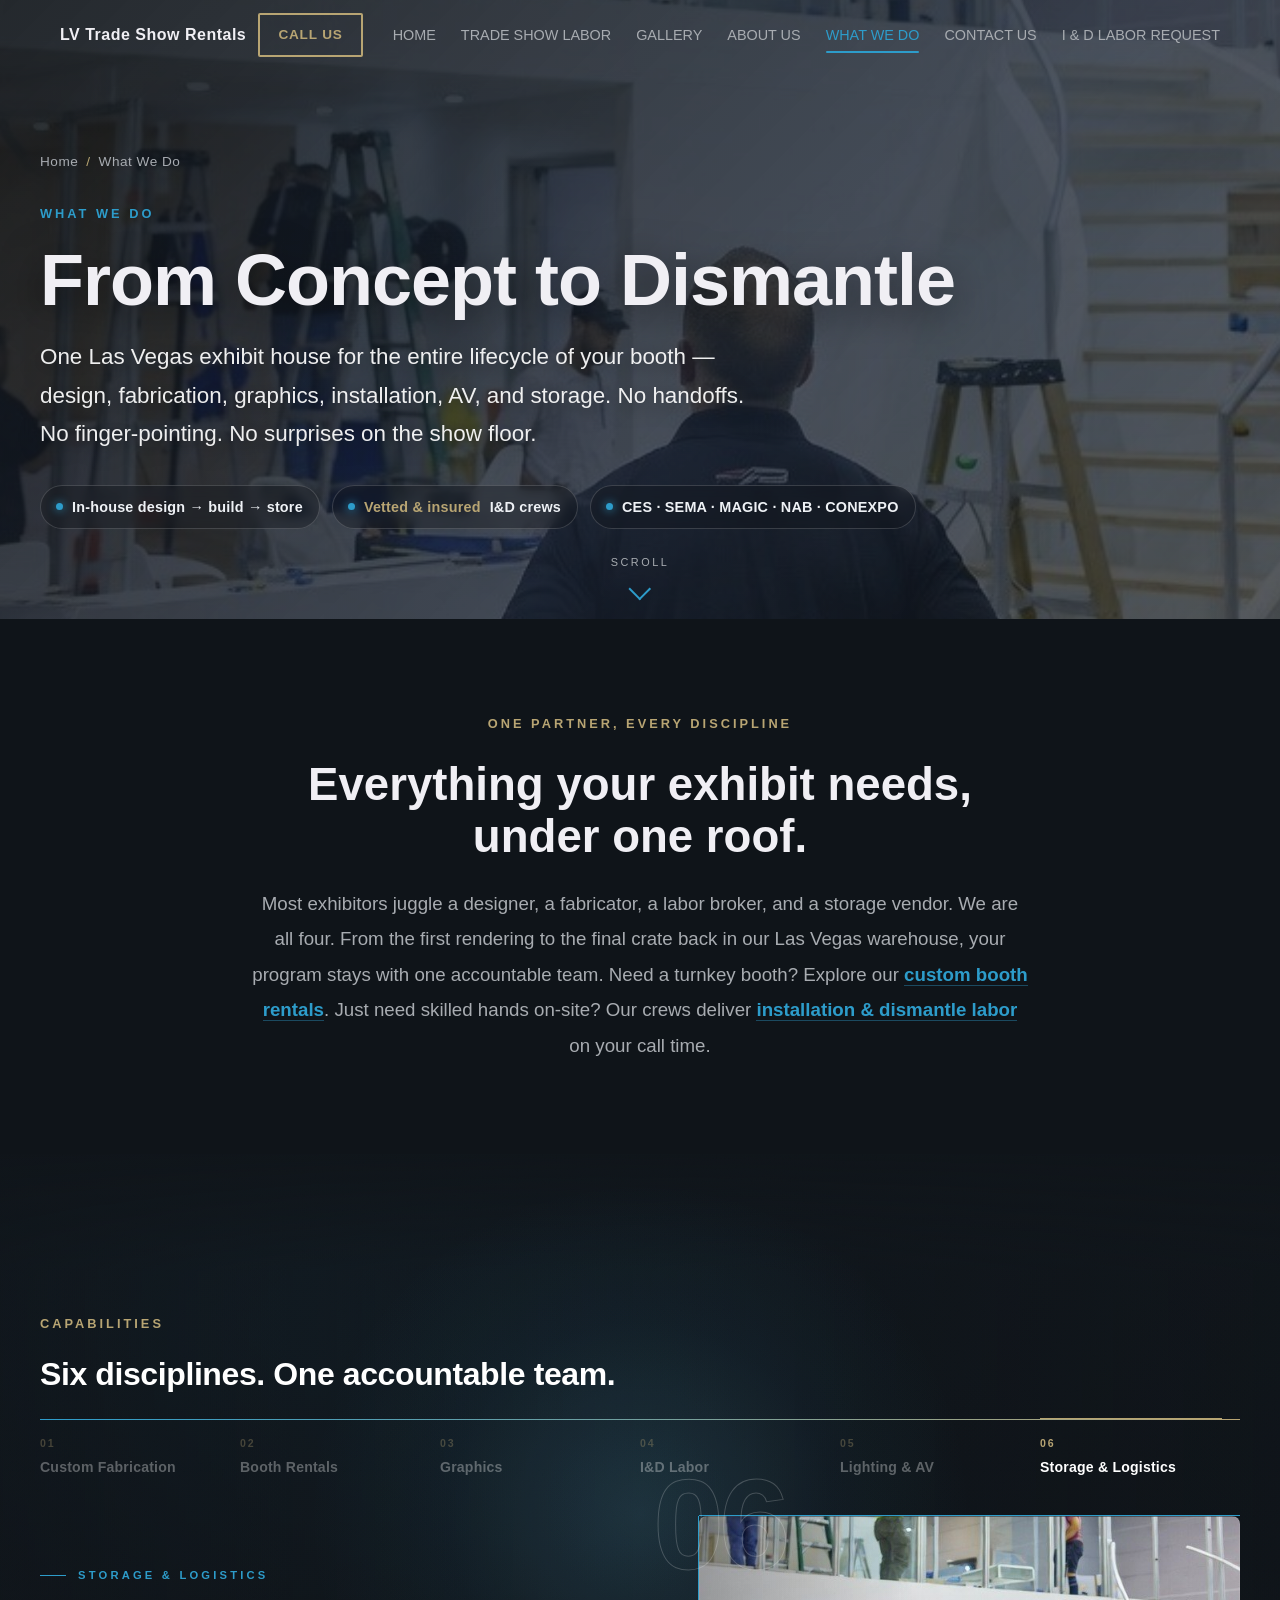
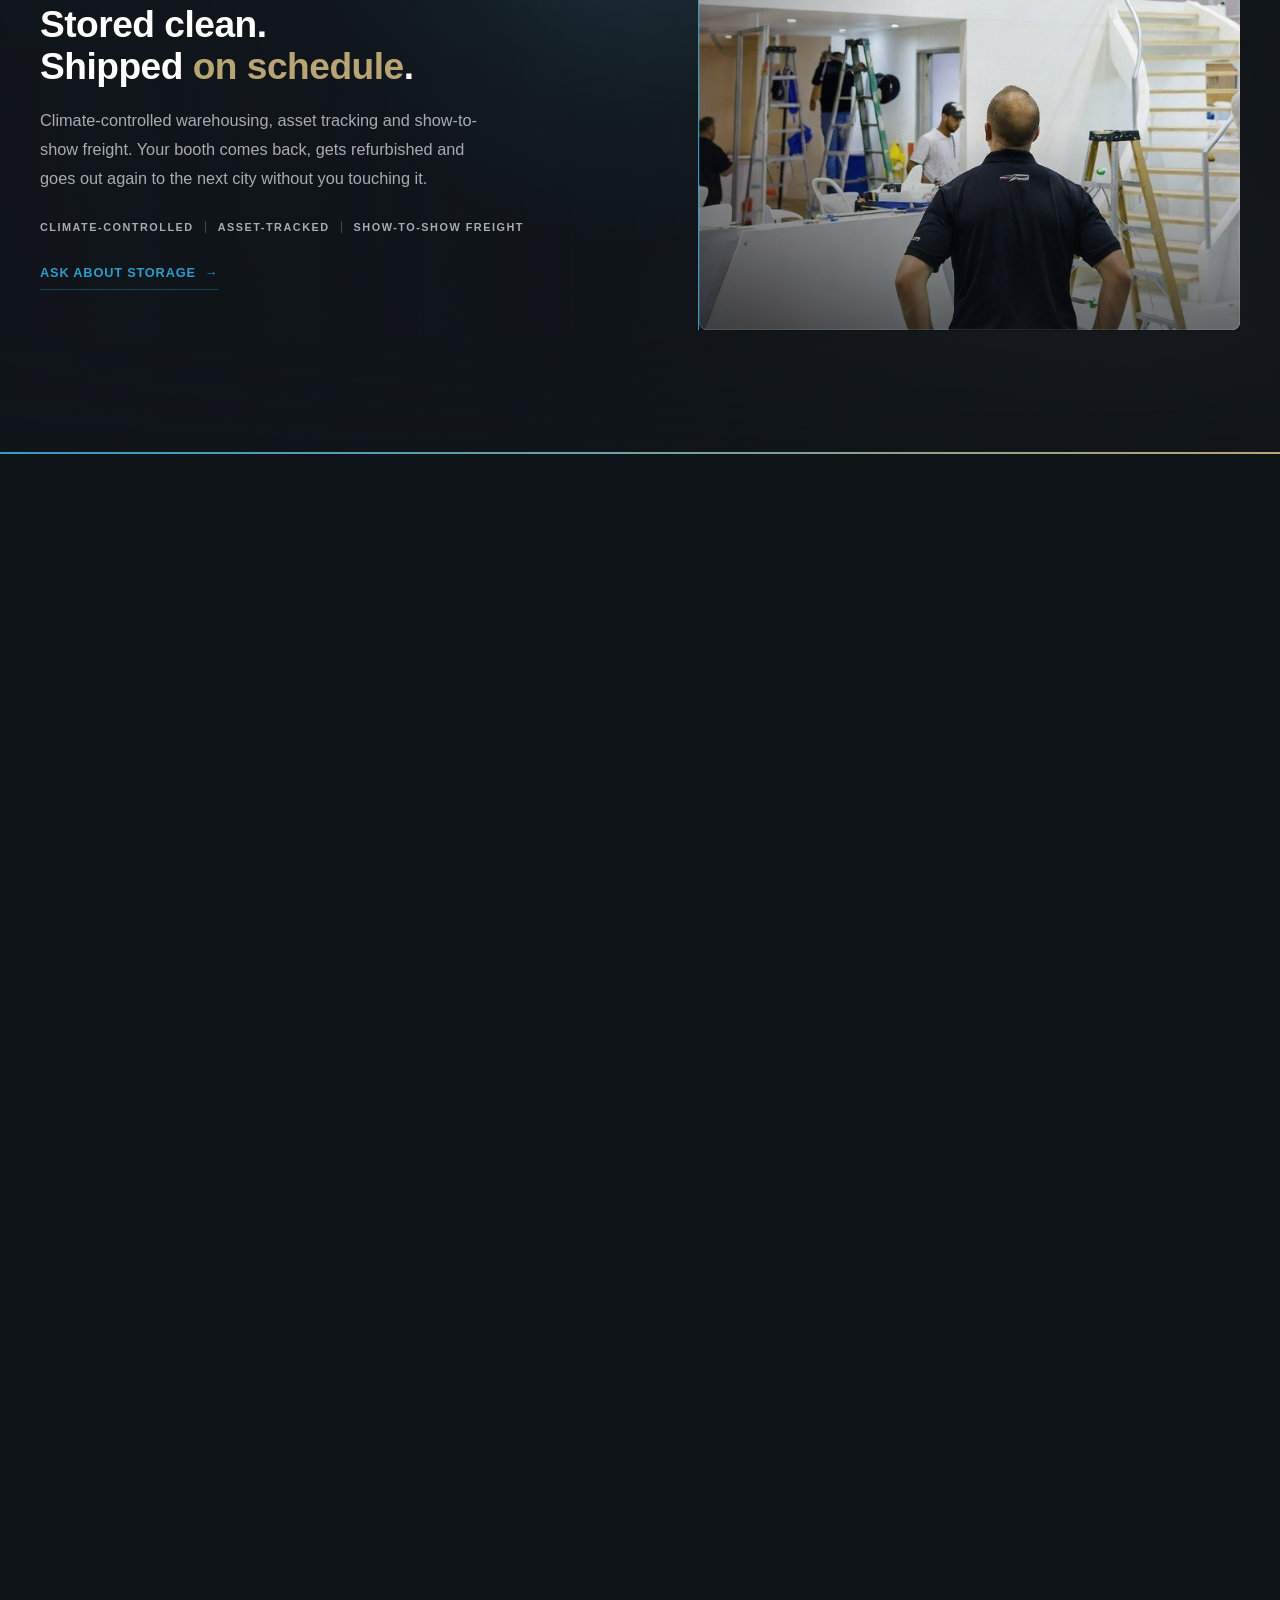
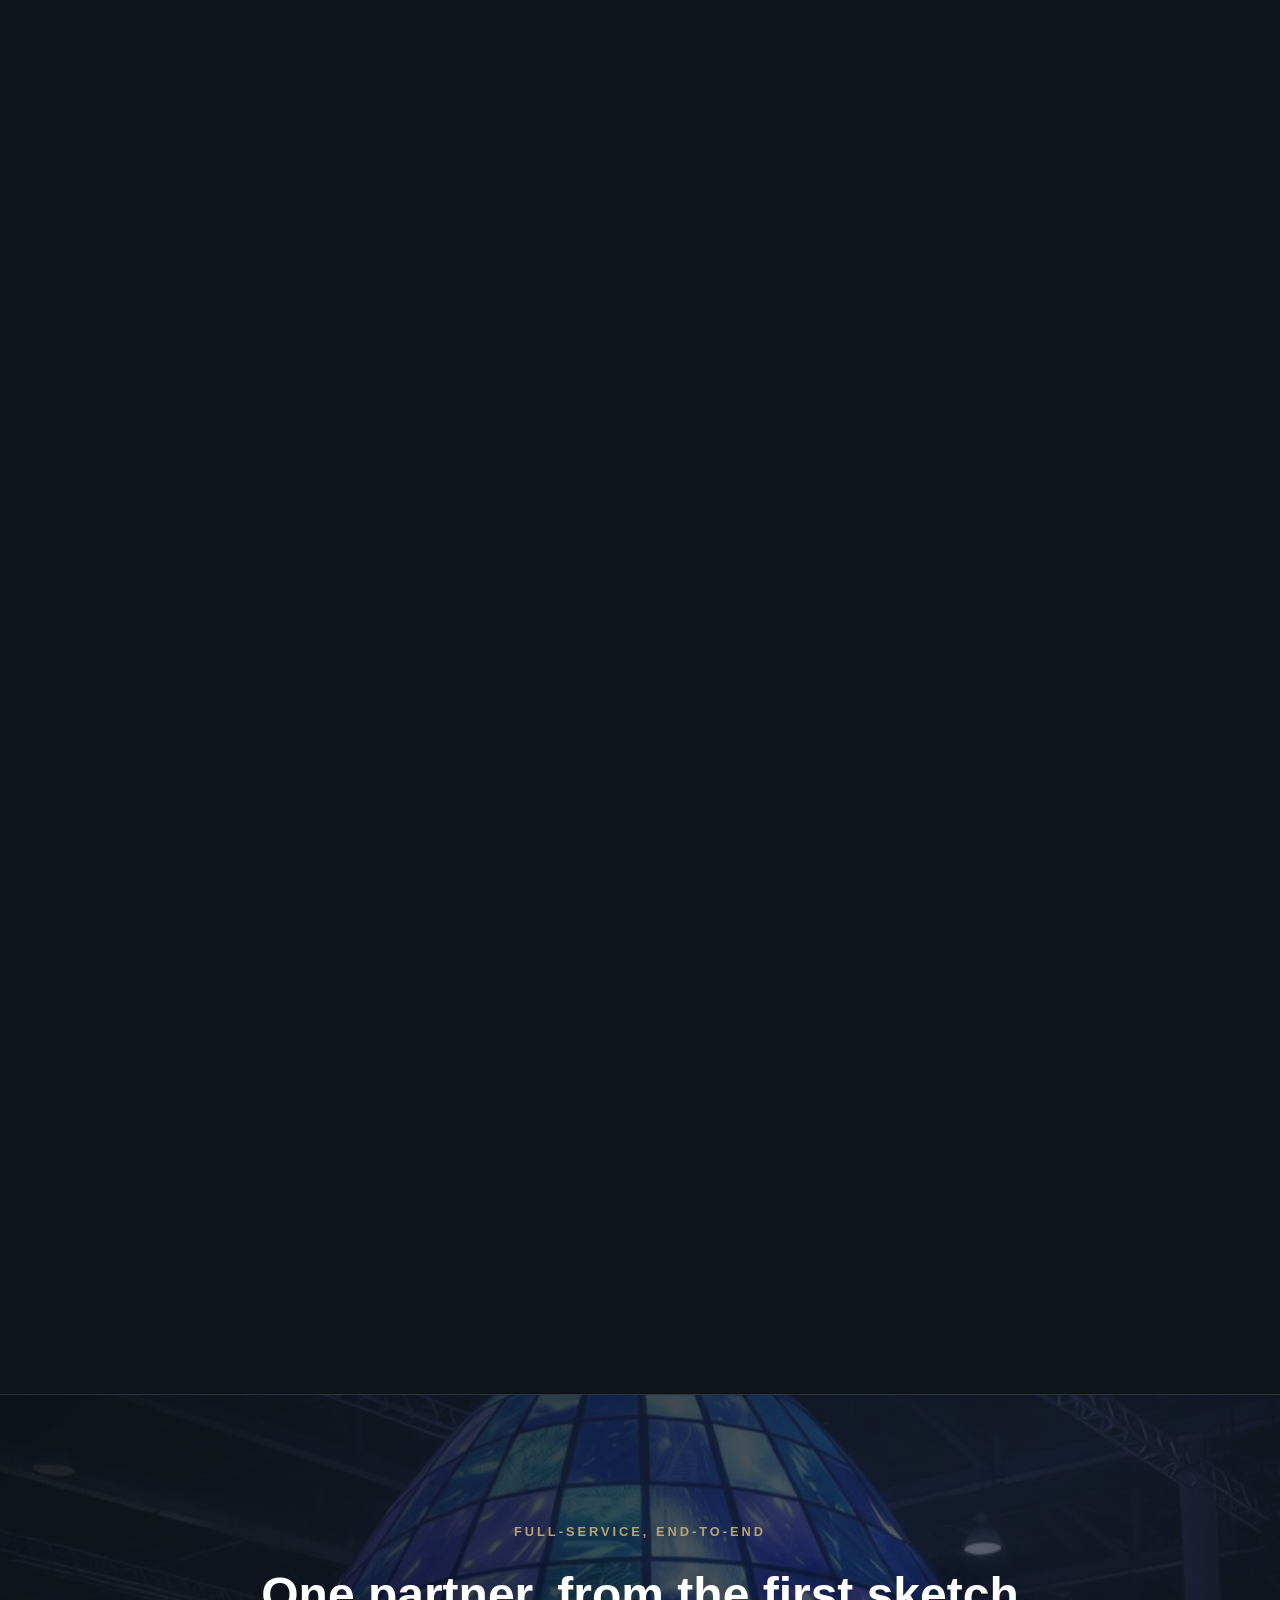
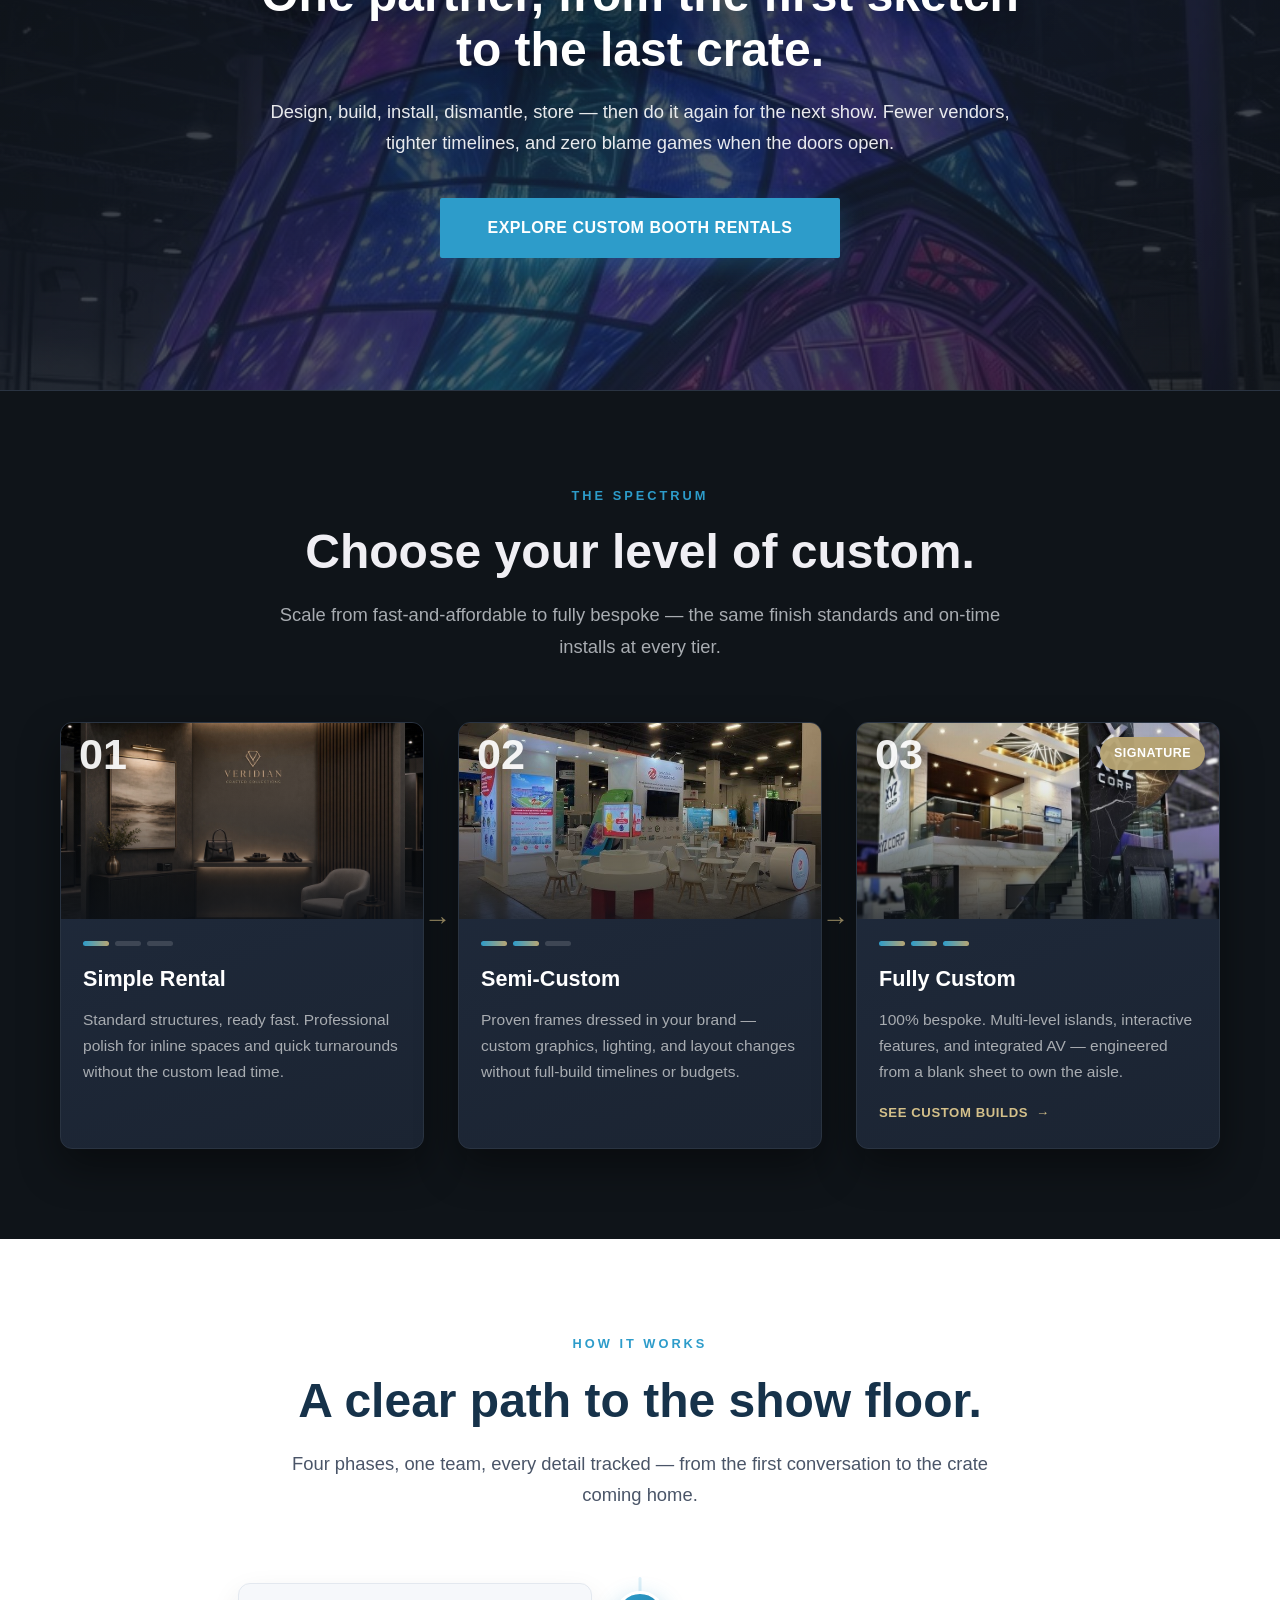
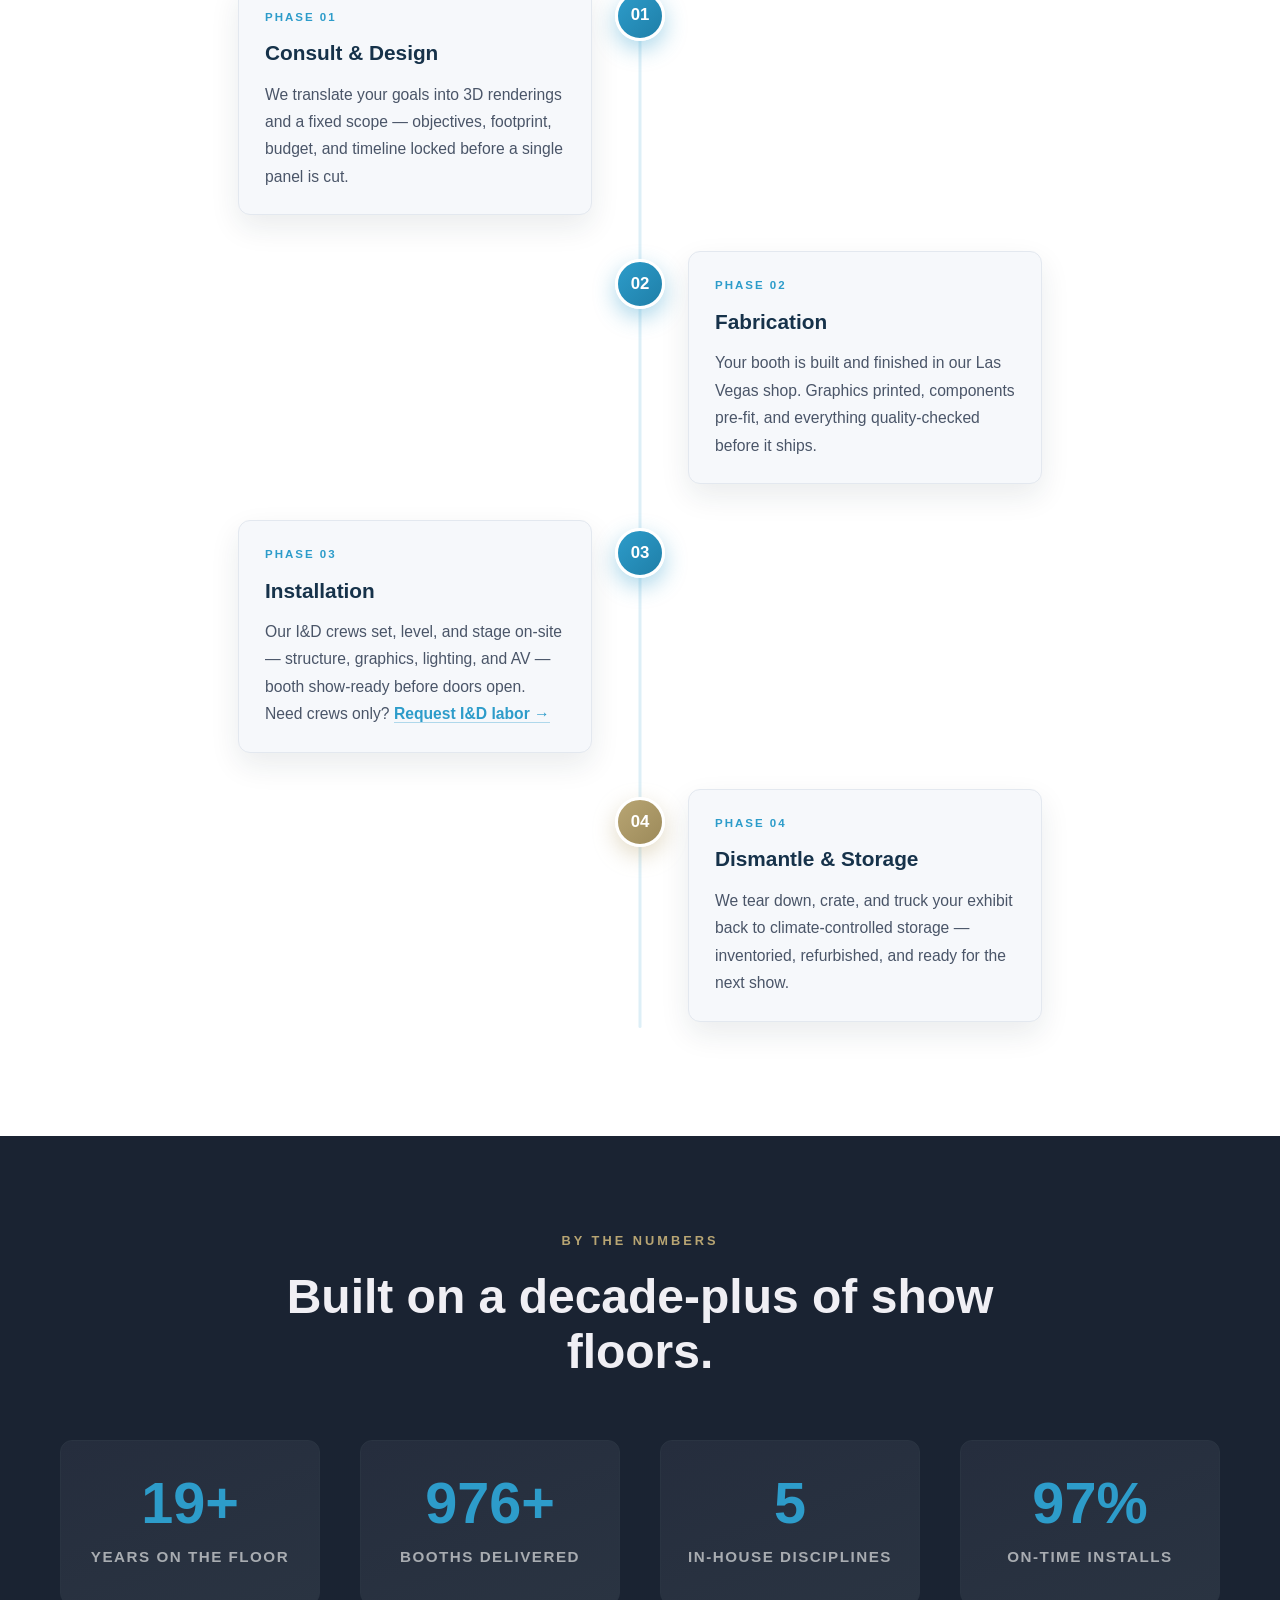
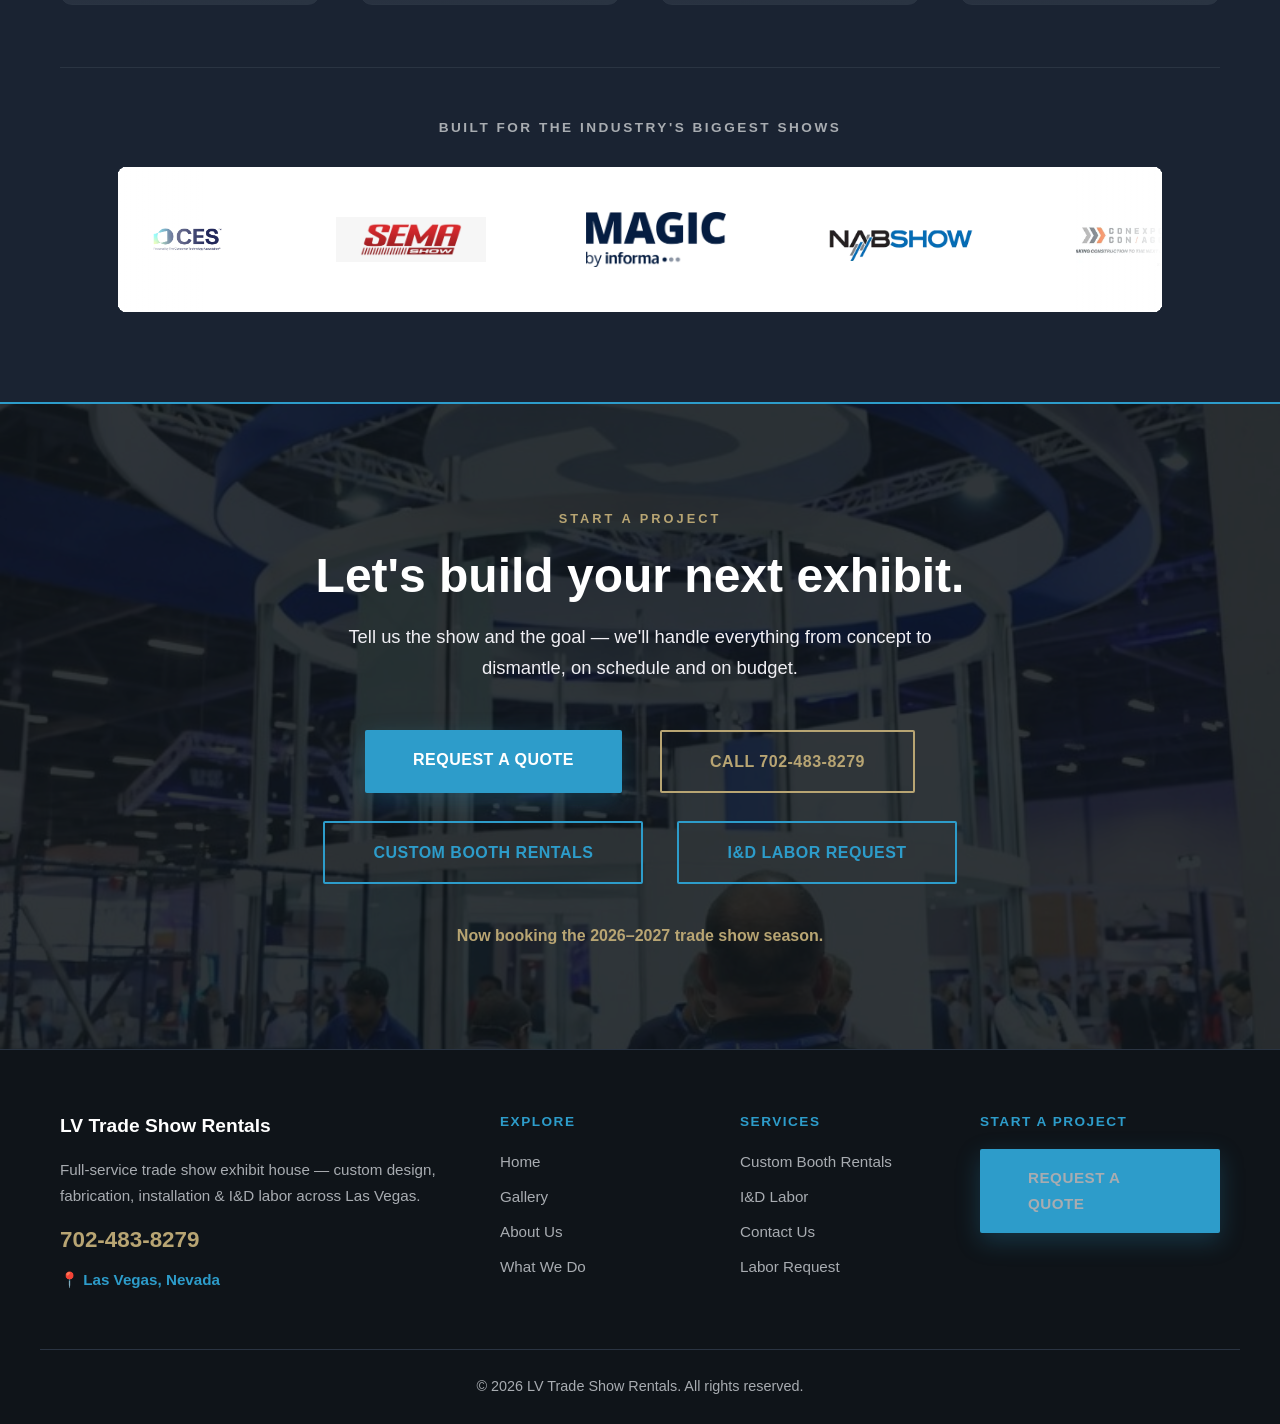
<file: what-we-do.html>
<!DOCTYPE html>
<html lang="en">
<head>
    <meta charset="UTF-8">
    <meta name="viewport" content="width=device-width, initial-scale=1.0">
    <title>What We Do | LV Trade Show Rentals</title>
    <meta name="description" content="Full-service trade show solutions in Las Vegas: custom fabrication, booth rentals, graphics, I&D labor, lighting & AV, storage & logistics.">
    <meta property="og:title" content="What We Do | LV Trade Show Rentals">
    <meta property="og:description" content="Everything from design to dismantle — one Las Vegas exhibit house.">
    <meta property="og:type" content="website">
    <meta property="og:image" content="assets/world2-logo.png">
    <link rel="icon" type="image/png" href="assets/world2-logo.png">
    <link rel="stylesheet" href="assets/site.css">
    <style>
        /* ===== WHAT WE DO — page-specific (wwd-) ===== */

        /* --- Hero embellishments --- */
        .wwd-hero-chips {
            display: flex;
            flex-wrap: wrap;
            gap: 12px;
            margin-top: 32px;
        }
        .wwd-chip {
            display: inline-flex;
            align-items: center;
            gap: 9px;
            padding: 9px 16px 9px 15px;
            border: 1px solid rgba(255, 255, 255, 0.16);
            background: rgba(15, 20, 25, 0.34);
            -webkit-backdrop-filter: blur(6px);
            backdrop-filter: blur(6px);
            border-radius: 40px;
            font-size: 0.9rem;
            font-weight: 600;
            color: #eef1f5;
            letter-spacing: 0.2px;
        }
        .wwd-chip::before {
            content: '';
            width: 7px;
            height: 7px;
            border-radius: 50%;
            background: var(--accent-teal);
            box-shadow: 0 0 10px var(--accent-teal);
            flex: none;
        }
        .wwd-chip b { color: var(--accent-gold); font-weight: 800; }

        .wwd-cue {
            position: absolute;
            left: 50%;
            bottom: 22px;
            transform: translateX(-50%);
            z-index: 2;
            display: flex;
            flex-direction: column;
            align-items: center;
            gap: 10px;
            color: var(--text-secondary);
            font-size: 0.68rem;
            letter-spacing: 2.5px;
            text-transform: uppercase;
        }
        .wwd-cue .ch {
            width: 16px;
            height: 16px;
            border-right: 2px solid var(--accent-teal);
            border-bottom: 2px solid var(--accent-teal);
            transform: rotate(45deg);
            animation: wwdbob 1.8s ease-in-out infinite;
        }
        @keyframes wwdbob {
            0%, 100% { transform: rotate(45deg) translate(0, 0); opacity: 0.45; }
            50% { transform: rotate(45deg) translate(4px, 4px); opacity: 1; }
        }

        /* --- Intro band --- */
        .wwd-intro { text-align: center; }
        .wwd-intro h2 {
            font-size: clamp(1.9rem, 4.5vw, 2.85rem);
            font-weight: 800;
            line-height: 1.15;
            margin: 6px 0 22px;
        }
        .wwd-intro p {
            color: var(--text-secondary);
            font-size: 1.17rem;
            line-height: 1.9;
        }
        .wwd-intro p a {
            color: var(--accent-teal);
            font-weight: 600;
            border-bottom: 1px solid rgba(45, 156, 202, 0.4);
            transition: color 0.25s ease, border-color 0.25s ease;
        }
        .wwd-intro p a:hover { color: var(--accent-teal-bright); border-color: currentColor; }

        /* ===================================================================
           CAPABILITIES — scroll-scrubbed stage
           ===================================================================
           Six disciplines presented as a pinned, scroll-driven sequence
           rather than a grid of cards. Layers, all paced by one number:

             1. BACKDROP — assets/what-we-do-scroll.mp4 pinned behind
                everything, its playhead bound to scroll by
                assets/scroll-video.js. Down runs it forward, up runs it
                backward, stopping holds a frame.
             2. BLUEPRINT — a drafting grid whose opacity is driven by --p
                (0 at the top of the block, 1 at the bottom).
             3. STAGE — a chapter rail across the top tracking all six, and
                below it a spread: copy on the left, the discipline's photo
                on the right as a plate that wipes open, with its numeral
                bleeding across the gutter.

           Same engine and .sv-* contract as about-us.html; the .cap-*
           layer is this page's own. Everything the video touches is scoped
           to .sv:not(.sv-off) — the script adds .sv-off if the clip is
           missing and the stage falls back to its own painted backdrop.
           =================================================================== */

        /* ---- Layer 1: the pinned, scroll-scrubbed backdrop ---- */
        .sv { position: relative; --p: 0; }
        .sv-track { position: relative; }
        .sv-pin {
            position: sticky; top: 0; height: 100vh; overflow: hidden; z-index: 0;
            --mx: 50%; --my: 40%;
            /* Stands on its own before the clip is dropped in — and after
               .sv-off, if it never loads. */
            background:
                radial-gradient(70% 55% at 20% 20%, rgba(45, 156, 202, 0.15), transparent 70%),
                radial-gradient(60% 60% at 90% 88%, rgba(184, 165, 115, 0.12), transparent 72%),
                linear-gradient(160deg, #131c26 0%, #0f1419 55%, #0c1116 100%);
        }
        .sv-video {
            position: absolute; top: 0; left: 0; width: 100%; height: 100%;
            object-fit: cover; opacity: 0; transition: opacity 0.8s ease;
            transform: translateZ(0); /* own compositor layer: a seek repaints only the video */
        }
        .sv.is-ready .sv-video { opacity: 1; }

        /* Slight overall darkening, weighted to the left so the copy column
           always has something to sit on, feathered top and bottom. */
        .sv-veil {
            position: absolute; inset: 0; pointer-events: none; z-index: 1;
            background:
                linear-gradient(180deg, rgba(15, 20, 25, 0.94) 0%, rgba(15, 20, 25, 0.46) 13%,
                                        rgba(15, 20, 25, 0.46) 87%, rgba(15, 20, 25, 0.94) 100%),
                linear-gradient(90deg, rgba(15, 20, 25, 0.78) 0%, rgba(15, 20, 25, 0.30) 60%,
                                       rgba(15, 20, 25, 0.56) 100%);
        }

        /* ---- Layer 2: the drafting grid that dissolves as you scroll ---- */
        .sv-grid {
            position: absolute; inset: -1px; pointer-events: none; z-index: 2;
            opacity: calc(0.55 - var(--p, 0) * 0.55);
            background-image:
                linear-gradient(rgba(45, 156, 202, 0.30) 1px, transparent 1px),
                linear-gradient(90deg, rgba(45, 156, 202, 0.30) 1px, transparent 1px),
                linear-gradient(rgba(45, 156, 202, 0.13) 1px, transparent 1px),
                linear-gradient(90deg, rgba(45, 156, 202, 0.13) 1px, transparent 1px);
            background-size: 160px 160px, 160px 160px, 32px 32px, 32px 32px;
            -webkit-mask-image: radial-gradient(115% 90% at 50% 45%, #000 25%, transparent 82%);
            mask-image: radial-gradient(115% 90% at 50% 45%, #000 25%, transparent 82%);
        }

        /* Work light that follows the cursor across the footage. */
        .sv-light {
            position: absolute; inset: 0; pointer-events: none; z-index: 3;
            mix-blend-mode: screen;
            background: radial-gradient(460px 460px at var(--mx) var(--my),
                        rgba(93, 190, 232, 0.16), rgba(45, 156, 202, 0.05) 42%, transparent 72%);
        }

        /* Static film grain — inline SVG turbulence, so no extra request and
           no per-frame repaint of a full-screen layer. */
        .sv-grain {
            position: absolute; inset: 0; pointer-events: none; z-index: 4;
            opacity: 0.055; mix-blend-mode: overlay;
            background-image: url("data:image/svg+xml;utf8,<svg xmlns='http://www.w3.org/2000/svg' width='160' height='160'><filter id='n'><feTurbulence type='fractalNoise' baseFrequency='0.85' numOctaves='3'/></filter><rect width='160' height='160' filter='url(%23n)'/></svg>");
        }

        .sv-bar {
            position: absolute; left: 0; right: 0; bottom: 0; height: 2px; z-index: 5;
            background: rgba(255, 255, 255, 0.07);
        }
        .sv-bar-fill {
            height: 100%; background: linear-gradient(90deg, var(--accent-teal), var(--accent-gold));
            transform: scaleX(0); transform-origin: 0 50%;
        }

        /* Pulled back over the pin; rides above it on z-index. */
        .sv-content { position: relative; z-index: 1; margin-top: -100vh; }

        /* ---- Layer 3: the capability stage ---- */
        /* Track height paces both the clip and the discipline swaps: six
           panels over (560vh - 100vh of pinning) ≈ 77vh of scroll apiece. */
        .cap-track { height: 560vh; }
        .cap-stick {
            position: sticky; top: 0; height: 100vh;
            display: grid; align-content: center;
            padding: 86px 20px 54px; box-sizing: border-box;
        }
        .cap-inner { max-width: var(--maxw); width: 100%; margin: 0 auto; }

        /* Persistent heading — small, so the spread below owns the space */
        .cap-head { margin-bottom: 26px; }
        .cap-head h2 {
            color: #fff; font-size: clamp(1.5rem, 2.5vw, 2.05rem);
            letter-spacing: -0.4px; margin-top: 4px;
        }

        /* ---- Chapter rail: all six at once, active one lit ---- */
        .cap-rail {
            position: relative; list-style: none;
            display: grid; grid-template-columns: repeat(6, 1fr);
            border-top: 1px solid rgba(255, 255, 255, 0.13);
        }
        /* Continuous progress fill riding on the rail's own hairline. */
        .cap-rail::after {
            content: ''; position: absolute; top: -1px; left: 0; width: 100%; height: 1px;
            background: linear-gradient(90deg, var(--accent-teal), var(--accent-gold));
            transform: scaleX(var(--p, 0)); transform-origin: 0 50%;
        }
        .cap-tick {
            position: relative; padding: 15px 18px 0 0;
            opacity: 0.32; transition: opacity 0.45s var(--ease);
        }
        .cap-tick.is-on { opacity: 1; }
        /* The discrete marker, sitting exactly on the hairline. */
        .cap-tick::before {
            content: ''; position: absolute; top: -2px; left: 0; right: 18px; height: 2px;
            background: var(--accent-gold);
            transform: scaleX(0); transform-origin: 0 50%;
            transition: transform 0.55s var(--ease);
        }
        .cap-tick.is-on::before { transform: scaleX(1); }
        .cap-tick-n {
            display: block; font-size: 0.66rem; font-weight: 700; letter-spacing: 2px;
            color: var(--accent-gold); margin-bottom: 5px; font-variant-numeric: tabular-nums;
        }
        .cap-tick-t {
            display: block; font-size: 0.88rem; font-weight: 700; color: #fff;
            line-height: 1.3; letter-spacing: 0.2px;
        }

        /* ---- The spread ---- */
        /* Floor is the measured height of the tallest panel's copy column —
           below that the copy overflows the panel box and the CTA drifts into
           the fold. See the short-viewport trim further down. */
        .cap-panels { position: relative; margin-top: 40px; min-height: clamp(370px, 46vh, 460px); }
        .cap-panel {
            position: absolute; inset: 0;
            display: grid; grid-template-columns: 1fr 0.9fr; gap: 58px; align-items: stretch;
            pointer-events: none;
            opacity: 0; transform: translateY(24px); filter: blur(9px);
            transition: opacity 0.55s var(--ease), transform 0.85s var(--ease), filter 0.7s var(--ease);
        }
        .cap-panel.is-on { opacity: 1; transform: none; filter: none; pointer-events: auto; }

        .cap-copy { align-self: center; }
        /* Children stagger in behind the panel itself. */
        .cap-copy > * {
            opacity: 0; transform: translateY(18px);
            transition: opacity 0.7s var(--ease), transform 0.8s var(--ease);
            transition-delay: calc(var(--i, 0) * 85ms);
        }
        .cap-panel.is-on .cap-copy > * { opacity: 1; transform: none; }

        .cap-tag {
            display: inline-flex; align-items: center; gap: 12px;
            font-size: 0.7rem; font-weight: 700; letter-spacing: 3.2px;
            text-transform: uppercase; color: var(--accent-teal); margin-bottom: 18px;
        }
        .cap-tag::before { content: ''; width: 26px; height: 1px; background: var(--accent-teal); }
        .cap-panel--gold .cap-tag { color: var(--accent-gold-bright); }
        .cap-panel--gold .cap-tag::before { background: var(--accent-gold-bright); }

        /* Line-masked headline: each line rides up out of its own clip box. */
        .cap-title {
            font-size: clamp(1.6rem, 2.9vw, 2.35rem); font-weight: 800;
            line-height: 1.14; color: #fff; letter-spacing: -0.5px;
        }
        .cap-title .cap-ln { display: block; overflow: hidden; padding-bottom: 0.1em; margin-bottom: -0.1em; }
        .cap-title .cap-ln i {
            display: block; font-style: normal;
            transform: translateY(112%); transition: transform 0.95s var(--ease);
        }
        .cap-panel.is-on .cap-title .cap-ln i { transform: none; }
        .cap-title .cap-ln:nth-child(2) i { transition-delay: 0.09s; }
        .cap-title em { font-style: normal; color: var(--accent-gold); }

        .cap-body {
            color: var(--text-secondary); font-size: 1.02rem; line-height: 1.8;
            max-width: 50ch; margin-top: 18px;
        }

        /* Spec strip — hairline-separated, no boxes */
        .cap-spec {
            list-style: none; display: flex; flex-wrap: wrap; align-items: center;
            gap: 9px 24px; margin-top: 24px;
        }
        .cap-spec li {
            position: relative; font-size: 0.68rem; font-weight: 700;
            letter-spacing: 1.5px; text-transform: uppercase; color: var(--text-secondary);
        }
        .cap-spec li + li::before {
            content: ''; position: absolute; left: -13px; top: 50%; margin-top: -6px;
            width: 1px; height: 12px; background: rgba(255, 255, 255, 0.22);
        }

        .cap-go {
            display: inline-flex; align-items: center; gap: 9px; margin-top: 26px;
            font-size: 0.8rem; font-weight: 700; letter-spacing: 0.8px;
            text-transform: uppercase; color: var(--accent-teal);
            border-bottom: 1px solid rgba(45, 156, 202, 0.35); padding-bottom: 5px;
            transition: color 0.3s ease, border-color 0.3s ease;
        }
        .cap-go .ar { transition: transform 0.3s var(--ease); }
        .cap-go:hover { color: var(--accent-teal-bright); border-color: var(--accent-teal-bright); }
        .cap-go:hover .ar { transform: translateX(6px); }
        .cap-panel--gold .cap-go { color: var(--accent-gold-bright); border-color: rgba(184, 165, 115, 0.4); }
        .cap-panel--gold .cap-go:hover { color: #e6d5a4; border-color: #e6d5a4; }

        /* ---- The photo plate ---- */
        .cap-plate { position: relative; display: block; align-self: center; height: 100%; }
        /* Wipes open left-to-right rather than fading, so it reads as being
           printed onto the stage. The frame is a separate element from the
           link so the numeral can bleed outside the clip. */
        .cap-plate-frame {
            position: absolute; inset: 0; overflow: hidden; border-radius: 8px;
            clip-path: inset(0 100% 0 0);
            transition: clip-path 1.05s var(--ease);
            box-shadow: 0 28px 70px rgba(0, 0, 0, 0.55);
        }
        .cap-panel.is-on .cap-plate-frame { clip-path: inset(0 0 0 0); transition-delay: 0.12s; }
        /* Wrapper carries the scroll parallax; the img carries the hover zoom,
           so the two never fight over one transform. */
        .cap-plate-media {
            position: absolute; inset: -7% 0;
            transform: translateY(calc((var(--p, 0) - 0.5) * -26px));
        }
        .cap-plate-media img {
            width: 100%; height: 100%; object-fit: cover;
            transition: transform 0.75s var(--ease);
        }
        .cap-plate:hover .cap-plate-media img { transform: scale(1.06); }
        .cap-plate-veil {
            position: absolute; inset: 0; pointer-events: none;
            background:
                linear-gradient(to top, rgba(12, 17, 22, 0.62) 0%, rgba(12, 17, 22, 0.06) 48%, transparent 100%),
                linear-gradient(to right, rgba(12, 17, 22, 0.34) 0%, transparent 40%);
            box-shadow: inset 0 0 0 1px rgba(255, 255, 255, 0.10);
            border-radius: 8px;
        }
        .cap-plate .badge-pill { z-index: 3; }

        /* Register marks: two hairlines that draw along the plate's edges. */
        .cap-plate::before, .cap-plate::after {
            content: ''; position: absolute; z-index: 4; background: var(--accent-teal);
            transition: transform 0.9s var(--ease) 0.35s;
        }
        .cap-plate::before {
            top: -1px; left: 0; width: 100%; height: 1px;
            transform: scaleX(0); transform-origin: 0 50%;
        }
        .cap-plate::after {
            top: 0; left: -1px; width: 1px; height: 100%;
            transform: scaleY(0); transform-origin: 50% 0;
        }
        .cap-panel.is-on .cap-plate::before { transform: scaleX(1); }
        .cap-panel.is-on .cap-plate::after { transform: scaleY(1); }
        .cap-panel--gold .cap-plate::before, .cap-panel--gold .cap-plate::after { background: var(--accent-gold); }

        /* Numeral bleeding off the plate and across the gutter */
        .cap-num {
            position: absolute; z-index: 5; top: -0.30em; left: -0.36em;
            font-size: clamp(5.5rem, 10vw, 9rem); font-weight: 900; line-height: 0.74;
            color: transparent; -webkit-text-stroke: 1px rgba(255, 255, 255, 0.20);
            letter-spacing: -0.04em; pointer-events: none; user-select: none;
        }
        .cap-panel--gold .cap-num { -webkit-text-stroke-color: rgba(212, 192, 138, 0.34); }

        .badge-pill.wwd-gold { background: rgba(184, 165, 115, 0.95); }

        /* --- Parallax divider band --- */
        .wwd-divider {
            position: relative;
            padding: 122px 20px;
            overflow: hidden;
            text-align: center;
            border-top: 1px solid var(--border-subtle);
            border-bottom: 1px solid var(--border-subtle);
        }
        .wwd-divider-media { position: absolute; inset: -14% 0; z-index: 0; will-change: transform; }
        .wwd-divider-media img { width: 100%; height: 100%; object-fit: cover; }
        .wwd-divider-ov {
            position: absolute; inset: 0; z-index: 1;
            background: linear-gradient(135deg, rgba(15, 20, 25, 0.93) 0%, rgba(26, 35, 50, 0.72) 58%, rgba(15, 20, 25, 0.86) 100%);
        }
        .wwd-divider .container { position: relative; z-index: 2; max-width: 820px; }
        .wwd-divider h2 {
            font-size: clamp(1.9rem, 4.6vw, 3rem);
            font-weight: 800;
            line-height: 1.14;
            margin: 8px 0 18px;
            color: #fff;
            text-shadow: 0 10px 34px rgba(0, 0, 0, 0.5);
        }
        .wwd-divider p { color: rgba(255, 255, 255, 0.9); font-size: 1.15rem; margin-bottom: 30px; }

        /* --- Capability spectrum --- */
        .wwd-spectrum {
            display: grid;
            grid-template-columns: repeat(3, 1fr);
            gap: 34px;
        }
        .wwd-step-wrap { position: relative; height: 100%; }
        .wwd-step-wrap:not(:last-child)::after {
            content: '\2192';
            position: absolute;
            right: -27px;
            top: 46%;
            transform: translateY(-50%);
            font-size: 1.7rem;
            color: var(--accent-gold);
            opacity: 0.75;
            z-index: 3;
            pointer-events: none;
        }
        .wwd-step {
            position: relative;
            display: block;
            height: 100%;
            border-radius: 12px;
            color: inherit;
        }
        .wwd-step-inner {
            position: relative;
            height: 100%;
            border-radius: 12px;
            overflow: hidden;
            display: flex;
            flex-direction: column;
            background: linear-gradient(160deg, var(--surface) 0%, #1b2432 100%);
            border: 1px solid var(--border-subtle);
            box-shadow: 0 18px 40px rgba(0, 0, 0, 0.42);
            transition: border-color 0.35s ease;
        }
        .wwd-step:hover .wwd-step-inner { border-color: var(--accent-teal); }
        .wwd-step-media { position: relative; height: 196px; overflow: hidden; }
        .wwd-step-media img { width: 100%; height: 100%; object-fit: cover; transition: transform 0.65s var(--ease); }
        .wwd-step:hover .wwd-step-media img { transform: scale(1.08); }
        .wwd-step-media::after {
            content: '';
            position: absolute; inset: 0;
            background: linear-gradient(to top, rgba(14, 19, 26, 0.78) 0%, rgba(14, 19, 26, 0.1) 60%, transparent 100%);
        }
        .wwd-step-level {
            position: absolute;
            left: 18px; top: 10px;
            font-size: 2.7rem;
            font-weight: 900;
            color: rgba(255, 255, 255, 0.92);
            text-shadow: 0 4px 20px rgba(0, 0, 0, 0.55);
            line-height: 1;
            z-index: 2;
        }
        .wwd-step-body { padding: 22px 22px 24px; display: flex; flex-direction: column; flex: 1; }
        .wwd-meter { display: flex; gap: 6px; margin-bottom: 15px; }
        .wwd-meter i { width: 26px; height: 5px; border-radius: 3px; background: rgba(255, 255, 255, 0.14); }
        .wwd-meter i.on { background: linear-gradient(90deg, var(--accent-teal), var(--accent-gold)); }
        .wwd-step-body h3 { color: #fff; font-size: 1.35rem; margin-bottom: 9px; }
        .wwd-step-body p { color: var(--text-secondary); font-size: 0.97rem; line-height: 1.7; flex: 1; }
        .wwd-step-cta {
            margin-top: 16px;
            color: var(--accent-gold-bright);
            font-weight: 700;
            text-transform: uppercase;
            font-size: 0.82rem;
            letter-spacing: 0.6px;
            display: inline-flex;
            gap: 8px;
            align-items: center;
        }
        .wwd-step-cta .ar { transition: transform 0.3s var(--ease); }
        .wwd-step:hover .wwd-step-cta .ar { transform: translateX(6px); }

        /* --- Process timeline (white section) --- */
        .wwd-timeline { position: relative; max-width: 900px; margin: 10px auto 0; }
        .wwd-timeline::before {
            content: '';
            position: absolute;
            top: 6px; bottom: 6px;
            left: 50%;
            width: 3px;
            transform: translateX(-50%);
            background: rgba(45, 156, 202, 0.16);
            border-radius: 3px;
        }
        .wwd-tl-fill {
            position: absolute;
            top: 6px;
            left: 50%;
            width: 3px;
            height: 0;
            transform: translateX(-50%);
            background: linear-gradient(var(--accent-teal), var(--accent-gold));
            border-radius: 3px;
            z-index: 1;
        }
        .wwd-tl-item {
            position: relative;
            width: 50%;
            box-sizing: border-box;
            padding: 12px 48px;
            margin-bottom: 12px;
        }
        .wwd-tl-item--left { left: 0; text-align: right; }
        .wwd-tl-item--right { left: 50%; text-align: left; }
        .wwd-tl-node {
            position: absolute;
            top: 20px;
            width: 50px; height: 50px;
            border-radius: 50%;
            z-index: 2;
            display: flex;
            align-items: center;
            justify-content: center;
            font-weight: 800;
            font-size: 1.05rem;
            color: #fff;
            background: linear-gradient(135deg, var(--accent-teal), #1f7fa8);
            box-shadow: 0 8px 22px rgba(45, 156, 202, 0.4);
            border: 3px solid #fff;
        }
        .wwd-tl-item--left .wwd-tl-node { right: -25px; }
        .wwd-tl-item--right .wwd-tl-node { left: -25px; }
        .wwd-tl-item:last-child .wwd-tl-node {
            background: linear-gradient(135deg, var(--accent-gold), #9c8a5a);
            box-shadow: 0 8px 22px rgba(184, 165, 115, 0.4);
        }
        .wwd-tl-card {
            display: inline-block;
            text-align: left;
            max-width: 400px;
            background: #f6f8fb;
            border: 1px solid #e3e8ef;
            border-radius: 12px;
            padding: 24px 26px;
            box-shadow: 0 12px 30px rgba(20, 40, 60, 0.09);
            transition: transform 0.35s var(--ease), box-shadow 0.35s ease;
        }
        .wwd-tl-card:hover { transform: translateY(-4px); box-shadow: 0 18px 40px rgba(20, 40, 60, 0.14); }
        .wwd-tl-eyebrow {
            display: block;
            color: var(--accent-teal);
            font-weight: 700;
            font-size: 0.72rem;
            letter-spacing: 2px;
            text-transform: uppercase;
            margin-bottom: 8px;
        }
        .wwd-tl-card h3 { color: #16324a; font-size: 1.3rem; margin-bottom: 10px; }
        .wwd-tl-card p { color: #4a5568; font-size: 0.98rem; line-height: 1.75; }
        .wwd-tl-card p a {
            color: var(--accent-teal);
            font-weight: 700;
            white-space: nowrap;
            border-bottom: 1px solid rgba(45, 156, 202, 0.35);
        }
        .wwd-tl-card p a:hover { color: #1f7fa8; }

        /* --- Stats + trust --- */
        .wwd-stat {
            padding: 34px 22px;
            background: linear-gradient(160deg, var(--surface-2) 0%, #2a3442 100%);
            border: 1px solid var(--border-subtle);
            border-radius: 12px;
            transition: transform 0.4s var(--ease), border-color 0.4s ease, box-shadow 0.4s ease;
        }
        .wwd-stat:hover { border-color: var(--accent-teal); box-shadow: var(--shadow-teal); }
        .wwd-stat .stat-num { font-size: clamp(2.6rem, 5vw, 3.6rem); }
        .wwd-trust {
            margin-top: 62px;
            padding-top: 48px;
            border-top: 1px solid var(--border-subtle);
            text-align: center;
        }
        .wwd-trust h3 {
            font-size: 0.85rem;
            text-transform: uppercase;
            letter-spacing: 2.5px;
            color: var(--text-secondary);
            font-weight: 700;
            margin-bottom: 28px;
        }

        /* --- CTA extra links --- */
        .wwd-cta-links {
            display: flex;
            gap: 14px;
            justify-content: center;
            flex-wrap: wrap;
            margin-top: 8px;
        }

        /* --- Responsive --- */
        /* Capability stage: unpin below 1000px. The clip stays as a sticky
           backdrop, but the disciplines stop swapping in place and become a
           single scrolling column — the script switches to per-panel reveals
           to match (see "flow" mode). */
        @media (max-width: 1000px) {
            .cap-track { height: auto; }
            .cap-stick { position: static; height: auto; display: block; padding: 104px 20px 92px; }
            .cap-head { margin-bottom: 30px; }
            .cap-rail { display: none; }
            .cap-panels {
                position: static; min-height: 0; margin-top: 0;
                display: grid; gap: 76px;
            }
            .cap-panel {
                position: static; grid-template-columns: 1fr; gap: 30px;
                align-items: start;
            }
            /* Photo first on a phone — it is the fastest read. */
            .cap-plate { order: -1; height: clamp(240px, 52vw, 400px); }
            .cap-plate-media { transform: none; }
            .cap-num { font-size: clamp(4.5rem, 17vw, 7rem); left: -0.2em; }
            .sv-veil {
                background:
                    linear-gradient(180deg, rgba(15, 20, 25, 0.94) 0%, rgba(15, 20, 25, 0.64) 14%,
                                            rgba(15, 20, 25, 0.64) 86%, rgba(15, 20, 25, 0.94) 100%);
            }
        }
        @media (max-width: 900px) {
            .wwd-spectrum { grid-template-columns: 1fr; gap: 46px; }
            .wwd-step-wrap:not(:last-child)::after {
                content: '\2193';
                right: auto;
                left: 50%;
                top: auto;
                bottom: -32px;
                transform: translateX(-50%);
            }
        }
        @media (max-width: 768px) {
            .wwd-cue { display: none; }
            .wwd-timeline::before, .wwd-tl-fill { left: 23px; }
            .wwd-tl-item,
            .wwd-tl-item--left,
            .wwd-tl-item--right {
                width: 100%;
                left: 0;
                text-align: left;
                padding: 10px 0 10px 66px;
            }
            .wwd-tl-item--left .wwd-tl-node,
            .wwd-tl-item--right .wwd-tl-node { left: 0; right: auto; }
            .wwd-tl-card { max-width: none; display: block; }
        }
        /* Short viewports (small laptops, browser chrome eating the window):
           the panel floor plus the heading and rail no longer fit in 100vh,
           so give the fixed furniture back some room rather than letting the
           spread overflow the pin. */
        @media (min-width: 1001px) and (max-height: 780px) {
            .cap-stick { padding: 74px 20px 40px; }
            .cap-head { margin-bottom: 18px; }
            .cap-head h2 { font-size: 1.5rem; }
            .cap-tick { padding-top: 11px; }
            /* The trimmed body copy above shrinks the tallest column to ~333px,
               so the floor can come down with it. */
            .cap-panels { margin-top: 26px; min-height: 340px; }
            .cap-body { font-size: 0.97rem; line-height: 1.7; margin-top: 14px; }
            .cap-spec { margin-top: 18px; }
            .cap-go { margin-top: 20px; }
        }

        /* Reduced motion: the scrub itself is a scroll POSITION, not an
           animation, so it is left alone; the choreography is switched off. */
        @media (prefers-reduced-motion: reduce) {
            .cap-panel,
            .cap-copy > * { opacity: 1 !important; transform: none !important; filter: none !important; transition: none !important; }
            .cap-title .cap-ln i { transform: none !important; transition: none !important; }
            .cap-plate-frame { clip-path: none !important; transition: none !important; }
            .cap-plate-media { transform: none !important; }
            .cap-plate::before { transform: scaleX(1) !important; transition: none !important; }
            .cap-plate::after { transform: scaleY(1) !important; transition: none !important; }
            .sv-grain { display: none; }
        }
    </style>
</head>
<body>
    <div class="menu-overlay" id="menu-overlay"></div>
    <header class="navbar" id="navbar">
        <div class="navbar-container">
            <div class="navbar-brand"><a href="index.html"><h2>LV Trade Show Rentals</h2></a></div>
            <div class="navbar-phone"><a href="tel:+17024838279">Call Us</a></div>
            <button class="hamburger" id="hamburger" aria-label="Open menu"><span></span><span></span><span></span></button>
            <nav class="navbar-menu" id="navbar-menu">
                <a href="index.html">HOME</a>
                <a href="trade-show-labor.html">TRADE SHOW LABOR</a>
                <a href="gallery.html">GALLERY</a>
                <a href="about-us.html">ABOUT US</a>
                <a href="what-we-do.html">WHAT WE DO</a>
                <a href="contact-us.html">CONTACT US</a>
                <a href="i-d-labor-request.html">I &amp; D LABOR REQUEST</a>
            </nav>
        </div>
    </header>

    <!-- ===== HERO ===== -->
    <section class="page-hero">
        <img class="page-hero-media" src="assets/service-installation.jpg" alt="Install crew building a trade show exhibit on the show floor">
        <div class="page-hero-overlay"></div>
        <div class="page-hero-inner">
            <nav class="breadcrumb" aria-label="Breadcrumb">
                <a href="index.html">Home</a><span>/</span>What We Do
            </nav>
            <span class="eyebrow">What We Do</span>
            <h1>From Concept to Dismantle</h1>
            <p class="lead">One Las Vegas exhibit house for the entire lifecycle of your booth — design, fabrication, graphics, installation, AV, and storage. No handoffs. No finger-pointing. No surprises on the show floor.</p>
            <div class="wwd-hero-chips">
                <span class="wwd-chip">In-house design &rarr; build &rarr; store</span>
                <span class="wwd-chip"><b>Vetted &amp; insured</b> I&amp;D crews</span>
                <span class="wwd-chip">CES &middot; SEMA &middot; MAGIC &middot; NAB &middot; CONEXPO</span>
            </div>
        </div>
        <div class="wwd-cue" aria-hidden="true">
            <span>Scroll</span>
            <span class="ch"></span>
        </div>
    </section>

    <!-- ===== INTRO ===== -->
    <section class="section">
        <div class="container narrow wwd-intro">
            <span class="eyebrow gold" data-reveal>One partner, every discipline</span>
            <h2 data-reveal>Everything your exhibit needs, under one roof.</h2>
            <p data-reveal>
                Most exhibitors juggle a designer, a fabricator, a labor broker, and a storage vendor. We are all four.
                From the first rendering to the final crate back in our Las Vegas warehouse, your program stays with one
                accountable team. Need a turnkey booth? Explore our <a href="index.html">custom booth rentals</a>.
                Just need skilled hands on-site? Our crews deliver <a href="i-d-labor-request.html">installation &amp; dismantle labor</a>
                on your call time.
            </p>
        </div>
    </section>

    <!-- ===== CAPABILITIES — scroll-scrubbed stage =====
         assets/scroll-video.js binds the clip's playhead to scroll: down
         runs it forward, up runs it backward, stopping holds a frame —
         no autoplay, no loop.

         data-scroll-start="50": the scrub begins the moment this block's
         top edge reaches the middle of the viewport.
         ================================================================ -->
    <div class="sv wwd-cap" id="cap" data-scroll-video data-scroll-start="50">
      <div class="sv-track">

        <div class="sv-pin">
            <video class="sv-video"
                   data-src="assets/what-we-do-scroll.mp4"
                   preload="none"
                   muted
                   playsinline
                   webkit-playsinline
                   disablepictureinpicture
                   aria-hidden="true"></video>
            <div class="sv-veil"></div>
            <div class="sv-grid"></div>
            <div class="sv-light"></div>
            <div class="sv-grain"></div>
            <div class="sv-bar"><div class="sv-bar-fill"></div></div>
        </div>

        <div class="sv-content">
          <section class="cap-track" aria-labelledby="cap-h">
            <div class="cap-stick">
              <div class="cap-inner">

                <div class="cap-head">
                    <span class="eyebrow gold">Capabilities</span>
                    <h2 id="cap-h">Six disciplines. One accountable team.</h2>
                </div>

                <!-- Chapter rail: all six at once, the active one lit -->
                <ol class="cap-rail">
                    <li class="cap-tick is-on"><span class="cap-tick-n">01</span><span class="cap-tick-t">Custom Fabrication</span></li>
                    <li class="cap-tick"><span class="cap-tick-n">02</span><span class="cap-tick-t">Booth Rentals</span></li>
                    <li class="cap-tick"><span class="cap-tick-n">03</span><span class="cap-tick-t">Graphics</span></li>
                    <li class="cap-tick"><span class="cap-tick-n">04</span><span class="cap-tick-t">I&amp;D Labor</span></li>
                    <li class="cap-tick"><span class="cap-tick-n">05</span><span class="cap-tick-t">Lighting &amp; AV</span></li>
                    <li class="cap-tick"><span class="cap-tick-n">06</span><span class="cap-tick-t">Storage &amp; Logistics</span></li>
                </ol>

                <div class="cap-panels">

                    <!-- 1. Custom Fabrication -->
                    <article class="cap-panel is-on">
                        <div class="cap-copy">
                            <span class="cap-tag" style="--i:1">Custom Fabrication</span>
                            <h3 class="cap-title" style="--i:2">
                                <span class="cap-ln"><i>Cut, welded and finished</i></span>
                                <span class="cap-ln"><i>under our <em>own roof</em>.</i></span>
                            </h3>
                            <p class="cap-body" style="--i:3">In-house carpentry, metalwork and CNC routing. Structures engineered to spec and test-built on our own floor before they ever see a crate &mdash; then built to survive show after show.</p>
                            <ul class="cap-spec" style="--i:4">
                                <li>CNC &middot; Metal &middot; Wood</li>
                                <li>40,000 Sq Ft Shop</li>
                                <li>Test-Built</li>
                            </ul>
                            <a class="cap-go" style="--i:5" href="index.html">See custom builds <span class="ar" aria-hidden="true">&rarr;</span></a>
                        </div>
                        <a class="cap-plate" href="index.html" tabindex="-1" aria-hidden="true">
                            <span class="cap-plate-frame">
                                <span class="cap-plate-media"><img src="assets/service-custom-fab.jpg" alt="" loading="lazy" decoding="async"></span>
                                <span class="cap-plate-veil"></span>
                            </span>
                            <span class="cap-num">01</span>
                        </a>
                    </article>

                    <!-- 2. Custom Booth Rentals (featured) -->
                    <article class="cap-panel cap-panel--gold">
                        <div class="cap-copy">
                            <span class="cap-tag" style="--i:1">Custom Booth Rentals</span>
                            <h3 class="cap-title" style="--i:2">
                                <span class="cap-ln"><i>Island presence.</i></span>
                                <span class="cap-ln"><i><em>Rental</em> economics.</i></span>
                            </h3>
                            <p class="cap-body" style="--i:3">Turnkey exhibits from 10&times;10 inlines to towering islands &mdash; rented, refreshed and re-skinned to your brand for a fraction of what it costs to own one and store it.</p>
                            <ul class="cap-spec" style="--i:4">
                                <li>10&times;10 To Islands</li>
                                <li>Re-Skinned To Brand</li>
                                <li>Turnkey</li>
                            </ul>
                            <a class="cap-go" style="--i:5" href="index.html">Explore booth rentals <span class="ar" aria-hidden="true">&rarr;</span></a>
                        </div>
                        <a class="cap-plate" href="index.html" tabindex="-1" aria-hidden="true">
                            <span class="cap-plate-frame">
                                <span class="cap-plate-media"><img src="assets/booth-fully-custom.jpg" alt="" loading="lazy" decoding="async"></span>
                                <span class="cap-plate-veil"></span>
                                <span class="badge-pill wwd-gold">Featured</span>
                            </span>
                            <span class="cap-num">02</span>
                        </a>
                    </article>

                    <!-- 3. Graphic Design & Production -->
                    <article class="cap-panel">
                        <div class="cap-copy">
                            <span class="cap-tag" style="--i:1">Graphic Design &amp; Production</span>
                            <h3 class="cap-title" style="--i:2">
                                <span class="cap-ln"><i>Brand-perfect color,</i></span>
                                <span class="cap-ln"><i>checked <em>before</em> it ships.</i></span>
                            </h3>
                            <p class="cap-body" style="--i:3">Large-format printing, tension fabric and backlit graphics produced in-house &mdash; so a color correction is a walk across the shop, not a two-week reprint cycle with a vendor.</p>
                            <ul class="cap-spec" style="--i:4">
                                <li>Large-Format</li>
                                <li>Tension Fabric</li>
                                <li>Backlit</li>
                            </ul>
                            <a class="cap-go" style="--i:5" href="contact-us.html">Start a graphics quote <span class="ar" aria-hidden="true">&rarr;</span></a>
                        </div>
                        <a class="cap-plate" href="contact-us.html" tabindex="-1" aria-hidden="true">
                            <span class="cap-plate-frame">
                                <span class="cap-plate-media"><img src="assets/service-graphic-design.jpg" alt="" loading="lazy" decoding="async"></span>
                                <span class="cap-plate-veil"></span>
                            </span>
                            <span class="cap-num">03</span>
                        </a>
                    </article>

                    <!-- 4. I&D — Installation & Dismantle -->
                    <article class="cap-panel">
                        <div class="cap-copy">
                            <span class="cap-tag" style="--i:1">I&amp;D &mdash; Installation &amp; Dismantle</span>
                            <h3 class="cap-title" style="--i:2">
                                <span class="cap-ln"><i>Skilled hands on your booth,</i></span>
                                <span class="cap-ln"><i>on <em>your</em> schedule.</i></span>
                            </h3>
                            <p class="cap-body" style="--i:3">Certified install and dismantle crews dispatched to your space &mdash; clean setups, tight teardown windows, and supervisors who have already worked the floor you are on.</p>
                            <ul class="cap-spec" style="--i:4">
                                <li>Insured Installers</li>
                                <li>Certified Crews</li>
                                <li>Supervised On-Site</li>
                            </ul>
                            <a class="cap-go" style="--i:5" href="i-d-labor-request.html">Request I&amp;D labor <span class="ar" aria-hidden="true">&rarr;</span></a>
                        </div>
                        <a class="cap-plate" href="i-d-labor-request.html" tabindex="-1" aria-hidden="true">
                            <span class="cap-plate-frame">
                                <span class="cap-plate-media"><img src="assets/service-install.jpg" alt="" loading="lazy" decoding="async"></span>
                                <span class="cap-plate-veil"></span>
                                <span class="badge-pill">I&amp;D Crews</span>
                            </span>
                            <span class="cap-num">04</span>
                        </a>
                    </article>

                    <!-- 5. Lighting & AV Integration -->
                    <article class="cap-panel">
                        <div class="cap-copy">
                            <span class="cap-tag" style="--i:1">Lighting &amp; AV Integration</span>
                            <h3 class="cap-title" style="--i:2">
                                <span class="cap-ln"><i>Specced, wired and staged</i></span>
                                <span class="cap-ln"><i>before it <em>leaves</em>.</i></span>
                            </h3>
                            <p class="cap-body" style="--i:3">Programmable lighting, LED walls, monitors and audio &mdash; integrated and powered up in the shop, so the first time your booth lights isn't on the show floor.</p>
                            <ul class="cap-spec" style="--i:4">
                                <li>Programmable Lighting</li>
                                <li>LED Walls</li>
                                <li>Pre-Staged</li>
                            </ul>
                            <a class="cap-go" style="--i:5" href="contact-us.html">Plan your AV <span class="ar" aria-hidden="true">&rarr;</span></a>
                        </div>
                        <a class="cap-plate" href="contact-us.html" tabindex="-1" aria-hidden="true">
                            <span class="cap-plate-frame">
                                <span class="cap-plate-media"><img src="assets/service-lighting-av.jpg" alt="" loading="lazy" decoding="async"></span>
                                <span class="cap-plate-veil"></span>
                            </span>
                            <span class="cap-num">05</span>
                        </a>
                    </article>

                    <!-- 6. Storage & Logistics -->
                    <article class="cap-panel">
                        <div class="cap-copy">
                            <span class="cap-tag" style="--i:1">Storage &amp; Logistics</span>
                            <h3 class="cap-title" style="--i:2">
                                <span class="cap-ln"><i>Stored clean.</i></span>
                                <span class="cap-ln"><i>Shipped <em>on schedule</em>.</i></span>
                            </h3>
                            <p class="cap-body" style="--i:3">Climate-controlled warehousing, asset tracking and show-to-show freight. Your booth comes back, gets refurbished and goes out again to the next city without you touching it.</p>
                            <ul class="cap-spec" style="--i:4">
                                <li>Climate-Controlled</li>
                                <li>Asset-Tracked</li>
                                <li>Show-To-Show Freight</li>
                            </ul>
                            <a class="cap-go" style="--i:5" href="contact-us.html">Ask about storage <span class="ar" aria-hidden="true">&rarr;</span></a>
                        </div>
                        <a class="cap-plate" href="contact-us.html" tabindex="-1" aria-hidden="true">
                            <span class="cap-plate-frame">
                                <span class="cap-plate-media"><img src="assets/service-coordination.jpg" alt="" loading="lazy" decoding="async"></span>
                                <span class="cap-plate-veil"></span>
                            </span>
                            <span class="cap-num">06</span>
                        </a>
                    </article>

                </div>

              </div>
            </div>
          </section>
        </div><!-- /.sv-content -->

      </div><!-- /.sv-track -->
    </div><!-- /.sv -->

    <!-- ===== PARALLAX DIVIDER ===== -->
    <section class="wwd-divider">
        <div class="wwd-divider-media" data-parallax="0.16">
            <img src="assets/service-custom.jpg" alt="" aria-hidden="true">
        </div>
        <div class="wwd-divider-ov"></div>
        <div class="container">
            <span class="eyebrow gold" data-reveal>Full-service, end-to-end</span>
            <h2 data-reveal>One partner, from the first sketch to the last crate.</h2>
            <p data-reveal>Design, build, install, dismantle, store — then do it again for the next show. Fewer vendors, tighter timelines, and zero blame games when the doors open.</p>
            <div data-reveal="scale">
                <a href="index.html" class="cta-button">Explore Custom Booth Rentals</a>
            </div>
        </div>
    </section>

    <!-- ===== CAPABILITY SPECTRUM ===== -->
    <section class="section">
        <div class="container">
            <div class="section-head" data-reveal>
                <span class="eyebrow">The spectrum</span>
                <h2>Choose your level of custom.</h2>
                <p>Scale from fast-and-affordable to fully bespoke — the same finish standards and on-time installs at every tier.</p>
            </div>

            <div class="wwd-spectrum reveal-group">
                <!-- Level 1 -->
                <div class="wwd-step-wrap">
                    <div class="wwd-step tilt" data-tilt-max="5">
                        <div class="tilt-inner wwd-step-inner">
                            <div class="wwd-step-media">
                                <span class="wwd-step-level">01</span>
                                <img src="assets/booth-simple-rental.jpg" alt="Simple rental booth" loading="lazy">
                            </div>
                            <div class="wwd-step-body">
                                <div class="wwd-meter" aria-hidden="true"><i class="on"></i><i></i><i></i></div>
                                <h3>Simple Rental</h3>
                                <p>Standard structures, ready fast. Professional polish for inline spaces and quick turnarounds without the custom lead time.</p>
                            </div>
                            <div class="tilt-glare" aria-hidden="true"></div>
                        </div>
                    </div>
                </div>

                <!-- Level 2 -->
                <div class="wwd-step-wrap">
                    <div class="wwd-step tilt" data-tilt-max="5">
                        <div class="tilt-inner wwd-step-inner">
                            <div class="wwd-step-media">
                                <span class="wwd-step-level">02</span>
                                <img src="assets/booth-semi-custom.jpg" alt="Semi-custom booth" loading="lazy">
                            </div>
                            <div class="wwd-step-body">
                                <div class="wwd-meter" aria-hidden="true"><i class="on"></i><i class="on"></i><i></i></div>
                                <h3>Semi-Custom</h3>
                                <p>Proven frames dressed in your brand — custom graphics, lighting, and layout changes without full-build timelines or budgets.</p>
                            </div>
                            <div class="tilt-glare" aria-hidden="true"></div>
                        </div>
                    </div>
                </div>

                <!-- Level 3 -->
                <div class="wwd-step-wrap">
                    <a class="wwd-step tilt" data-tilt-max="5" href="index.html">
                        <div class="tilt-inner wwd-step-inner">
                            <div class="wwd-step-media">
                                <span class="badge-pill wwd-gold">Signature</span>
                                <span class="wwd-step-level">03</span>
                                <img src="assets/booth-fully-custom.jpg" alt="Fully custom island booth build" loading="lazy">
                            </div>
                            <div class="wwd-step-body">
                                <div class="wwd-meter" aria-hidden="true"><i class="on"></i><i class="on"></i><i class="on"></i></div>
                                <h3>Fully Custom</h3>
                                <p>100% bespoke. Multi-level islands, interactive features, and integrated AV — engineered from a blank sheet to own the aisle.</p>
                                <span class="wwd-step-cta">See custom builds <span class="ar" aria-hidden="true">&rarr;</span></span>
                            </div>
                            <div class="tilt-glare" aria-hidden="true"></div>
                        </div>
                    </a>
                </div>
            </div>
        </div>
    </section>

    <!-- ===== PROCESS TIMELINE ===== -->
    <section class="section white">
        <div class="container">
            <div class="section-head" data-reveal>
                <span class="eyebrow">How it works</span>
                <h2>A clear path to the show floor.</h2>
                <p>Four phases, one team, every detail tracked — from the first conversation to the crate coming home.</p>
            </div>

            <div class="wwd-timeline">
                <span class="wwd-tl-fill" aria-hidden="true"></span>

                <div class="wwd-tl-item wwd-tl-item--left" data-reveal="left">
                    <div class="wwd-tl-node">01</div>
                    <div class="wwd-tl-card">
                        <span class="wwd-tl-eyebrow">Phase 01</span>
                        <h3>Consult &amp; Design</h3>
                        <p>We translate your goals into 3D renderings and a fixed scope — objectives, footprint, budget, and timeline locked before a single panel is cut.</p>
                    </div>
                </div>

                <div class="wwd-tl-item wwd-tl-item--right" data-reveal="right">
                    <div class="wwd-tl-node">02</div>
                    <div class="wwd-tl-card">
                        <span class="wwd-tl-eyebrow">Phase 02</span>
                        <h3>Fabrication</h3>
                        <p>Your booth is built and finished in our Las Vegas shop. Graphics printed, components pre-fit, and everything quality-checked before it ships.</p>
                    </div>
                </div>

                <div class="wwd-tl-item wwd-tl-item--left" data-reveal="left">
                    <div class="wwd-tl-node">03</div>
                    <div class="wwd-tl-card">
                        <span class="wwd-tl-eyebrow">Phase 03</span>
                        <h3>Installation</h3>
                        <p>Our I&amp;D crews set, level, and stage on-site — structure, graphics, lighting, and AV — booth show-ready before doors open. Need crews only? <a href="i-d-labor-request.html">Request I&amp;D labor &rarr;</a></p>
                    </div>
                </div>

                <div class="wwd-tl-item wwd-tl-item--right" data-reveal="right">
                    <div class="wwd-tl-node">04</div>
                    <div class="wwd-tl-card">
                        <span class="wwd-tl-eyebrow">Phase 04</span>
                        <h3>Dismantle &amp; Storage</h3>
                        <p>We tear down, crate, and truck your exhibit back to climate-controlled storage — inventoried, refurbished, and ready for the next show.</p>
                    </div>
                </div>
            </div>
        </div>
    </section>

    <!-- ===== STATS + TRUST ===== -->
    <section class="section alt">
        <div class="container">
            <div class="section-head" data-reveal>
                <span class="eyebrow gold">By the numbers</span>
                <h2>Built on a decade-plus of show floors.</h2>
            </div>

            <div class="stats-row reveal-group">
                <div class="stat-box wwd-stat" data-count="20" data-suffix="+">
                    <div class="stat-num">0</div>
                    <div class="stat-label">Years On The Floor</div>
                </div>
                <div class="stat-box wwd-stat" data-count="1000" data-suffix="+">
                    <div class="stat-num">0</div>
                    <div class="stat-label">Booths Delivered</div>
                </div>
                <div class="stat-box wwd-stat" data-count="6">
                    <div class="stat-num">0</div>
                    <div class="stat-label">In-House Disciplines</div>
                </div>
                <div class="stat-box wwd-stat" data-count="100" data-suffix="%">
                    <div class="stat-num">0</div>
                    <div class="stat-label">On-Time Installs</div>
                </div>
            </div>

            <div class="wwd-trust" data-reveal>
                <h3>Built for the industry's biggest shows</h3>
                <div class="event-logos">
                    <div class="event-logos-track">
                        <div class="logo-item"><img src="assets/ces-logo.png" alt="CES" class="event-logo"></div>
                        <div class="logo-item"><img src="assets/sema-logo.png" alt="SEMA" class="event-logo"></div>
                        <div class="logo-item"><img src="assets/magic-logo.png" alt="MAGIC" class="event-logo"></div>
                        <div class="logo-item"><img src="assets/nab-logo.png" alt="NAB" class="event-logo"></div>
                        <div class="logo-item"><img src="assets/CONEXPO.png" alt="CONEXPO" class="event-logo"></div>
                        <div class="logo-item"><img src="assets/ces-logo.png" alt="CES" class="event-logo"></div>
                        <div class="logo-item"><img src="assets/sema-logo.png" alt="SEMA" class="event-logo"></div>
                        <div class="logo-item"><img src="assets/magic-logo.png" alt="MAGIC" class="event-logo"></div>
                        <div class="logo-item"><img src="assets/nab-logo.png" alt="NAB" class="event-logo"></div>
                        <div class="logo-item"><img src="assets/CONEXPO.png" alt="CONEXPO" class="event-logo"></div>
                    </div>
                </div>
            </div>
        </div>
    </section>

    <!-- ===== CTA BAND ===== -->
    <section class="cta-band">
        <div class="cta-bg" style="background-image:url('assets/final-cta-bg.jpg')"></div>
        <div class="cta-ov"></div>
        <div class="container">
            <span class="eyebrow gold">Start a project</span>
            <h2>Let's build your next exhibit.</h2>
            <p>Tell us the show and the goal — we'll handle everything from concept to dismantle, on schedule and on budget.</p>
            <div class="cta-group">
                <a href="contact-us.html" class="cta-button">Request a Quote</a>
                <a href="tel:+17024838279" class="cta-button secondary">Call 702-483-8279</a>
            </div>
            <div class="wwd-cta-links">
                <a href="index.html" class="cta-button ghost">Custom Booth Rentals</a>
                <a href="i-d-labor-request.html" class="cta-button ghost">I&amp;D Labor Request</a>
            </div>
            <div class="urgency-text">Now booking the 2026&ndash;2027 trade show season.</div>
        </div>
    </section>

    <!-- ===== FOOTER ===== -->
    <footer class="site-footer">
        <div class="container footer-grid">
            <div class="footer-col">
                <h3>LV Trade Show Rentals</h3>
                <p>Full-service trade show exhibit house — custom design, fabrication, installation &amp; I&amp;D labor across Las Vegas.</p>
                <a href="tel:+17024838279" class="phone-link">702-483-8279</a>
                <p class="footer-loc">📍 Las Vegas, Nevada</p>
            </div>
            <div class="footer-col">
                <h4>Explore</h4>
                <a href="index.html">Home</a>
                <a href="gallery.html">Gallery</a>
                <a href="about-us.html">About Us</a>
                <a href="what-we-do.html">What We Do</a>
            </div>
            <div class="footer-col">
                <h4>Services</h4>
                <a href="index.html">Custom Booth Rentals</a>
                <a href="what-we-do.html">I&amp;D Labor</a>
                <a href="contact-us.html">Contact Us</a>
                <a href="i-d-labor-request.html">Labor Request</a>
            </div>
            <div class="footer-col cta">
                <h4>Start a project</h4>
                <a href="contact-us.html" class="cta-button">Request a Quote</a>
            </div>
        </div>
        <div class="footer-bottom"><p>&copy; 2026 LV Trade Show Rentals. All rights reserved.</p></div>
    </footer>

    <script src="assets/site.js" defer></script>
    <!-- Binds the capabilities clip's playhead to scroll. Shared with index.html and about-us.html. -->
    <script src="assets/scroll-video.js" defer></script>

    <!-- ============================================================
         CAPABILITIES — stage controller

         Two modes, chosen by viewport and motion preference:

           "pin"  — the stage is stuck to the viewport and the six
                    disciplines swap in place. A rAF loop reads one
                    number, the block's scroll progress, and publishes it
                    as --p (the drafting grid fades on it, the chapter
                    rail fills on it, the photo plate parallaxes on it)
                    and as the active index.
           "flow" — below 1000px, or under reduced motion, nothing is
                    pinned; the disciplines are a normal column and
                    reveal individually as they come into view.

         The loop only runs while the stage is on screen, and reads
         layout inside rAF rather than on the scroll event, so it never
         forces a synchronous reflow mid-scroll.
         ============================================================ -->
    <script>
    (function () {
        'use strict';

        var stage = document.getElementById('cap');
        if (!stage) return;

        var track  = stage.querySelector('.cap-track');
        var pin    = stage.querySelector('.sv-pin');
        var panels = Array.prototype.slice.call(stage.querySelectorAll('.cap-panel'));
        var ticks  = Array.prototype.slice.call(stage.querySelectorAll('.cap-tick'));
        if (!track || !panels.length) return;

        var reduce = window.matchMedia('(prefers-reduced-motion: reduce)').matches;

        function clamp01(v) { return v < 0 ? 0 : v > 1 ? 1 : v; }

        /* ---- Active discipline ---- */
        var active = 0;
        function setActive(i) {
            if (i === active) return;
            active = i;
            for (var n = 0; n < panels.length; n++) panels[n].classList.toggle('is-on', n === i);
            for (var s = 0; s < ticks.length;  s++) ticks[s].classList.toggle('is-on', s === i);
        }

        /* ---- "pin" mode: one rAF loop, one number ---- */
        var running = false, raf = 0;

        function frame() {
            if (!running) return;
            raf = window.requestAnimationFrame(frame);

            /* Distance the sticky holder is stuck for: the track's height
               less the one viewport it occupies while stuck. */
            var span = Math.max(1, track.offsetHeight - window.innerHeight);
            var p = clamp01(-track.getBoundingClientRect().top / span);

            stage.style.setProperty('--p', p.toFixed(4));

            /* A short lead-in and tail, so the first discipline is readable
               before it starts advancing and the last one holds rather than
               flashing past as the stage releases. */
            var q = clamp01((p - 0.04) / 0.88);
            setActive(Math.min(panels.length - 1, Math.floor(q * panels.length)));
        }

        function run(on) {
            if (on === running) return;
            running = on;
            if (on) raf = window.requestAnimationFrame(frame);
            else if (raf) window.cancelAnimationFrame(raf);
        }

        /* ---- Mode switching ---- */
        var mode = '', stageIO = null, panelIO = null;

        function teardown() {
            run(false);
            if (stageIO) { stageIO.disconnect(); stageIO = null; }
            if (panelIO) { panelIO.disconnect(); panelIO = null; }
        }

        function setup() {
            var want = (reduce || !window.matchMedia('(min-width: 1001px)').matches ||
                        !('IntersectionObserver' in window)) ? 'flow' : 'pin';
            if (want === mode) return;
            teardown();
            mode = want;

            if (mode === 'pin') {
                panels.forEach(function (el, n) { el.classList.toggle('is-on', n === 0); });
                active = 0;
                stageIO = new IntersectionObserver(function (entries) {
                    run(entries[0].isIntersecting);
                }, { rootMargin: '20% 0px' });
                stageIO.observe(track);
                return;
            }

            /* flow: every panel is in the document flow, so each reveals on
               its own. --p is parked at 1 so the drafting grid is not left
               sitting at full strength over the copy. */
            stage.style.setProperty('--p', '1');
            ticks.forEach(function (el) { el.classList.add('is-on'); });

            if (reduce || !('IntersectionObserver' in window)) {
                panels.forEach(function (el) { el.classList.add('is-on'); });
                return;
            }
            panelIO = new IntersectionObserver(function (entries) {
                entries.forEach(function (en) {
                    /* `top < 0` catches panels the visitor has already passed —
                       a restored scroll position or an anchor jump skips over
                       them without ever reporting them as intersecting, and
                       they would otherwise stay invisible above the fold. */
                    if (en.isIntersecting || en.boundingClientRect.top < 0) {
                        en.target.classList.add('is-on');
                        panelIO.unobserve(en.target);
                    }
                });
            }, { threshold: 0.25, rootMargin: '0px 0px -10% 0px' });
            panels.forEach(function (el) { panelIO.observe(el); });
        }

        var resizeTimer = 0;
        window.addEventListener('resize', function () {
            window.clearTimeout(resizeTimer);
            resizeTimer = window.setTimeout(setup, 150);
        }, { passive: true });

        /* ---- Work light tracking the cursor across the footage ---- */
        if (pin && !reduce && window.matchMedia('(pointer: fine)').matches) {
            stage.addEventListener('pointermove', function (e) {
                var r = pin.getBoundingClientRect();
                pin.style.setProperty('--mx', (((e.clientX - r.left) / r.width) * 100).toFixed(1) + '%');
                pin.style.setProperty('--my', (((e.clientY - r.top) / r.height) * 100).toFixed(1) + '%');
            }, { passive: true });
        }

        setup();
    })();
    </script>

    <script>
        /* Page-specific: scroll-driven timeline progress fill */
        (function () {
            var rm = window.matchMedia('(prefers-reduced-motion: reduce)').matches;
            function initTimeline() {
                var tl = document.querySelector('.wwd-timeline');
                var fill = document.querySelector('.wwd-tl-fill');
                if (!tl || !fill) return;
                if (rm) { fill.style.height = '100%'; return; }
                var ticking = false;
                function update() {
                    var vh = window.innerHeight;
                    var r = tl.getBoundingClientRect();
                    var span = r.height * 0.82;
                    var prog = span > 0 ? (vh * 0.82 - r.top) / span : 0;
                    if (prog < 0) prog = 0;
                    if (prog > 1) prog = 1;
                    fill.style.height = (prog * 100).toFixed(1) + '%';
                    ticking = false;
                }
                window.addEventListener('scroll', function () {
                    if (!ticking) { requestAnimationFrame(update); ticking = true; }
                }, { passive: true });
                window.addEventListener('resize', update);
                update();
            }
            if (document.readyState !== 'loading') initTimeline();
            else document.addEventListener('DOMContentLoaded', initTimeline);
        })();
    </script>
</body>
</html>
</file>
<file: assets/site.css>
/* ============================================================
   LV TRADE SHOW RENTALS — SHARED SITE SYSTEM
   Used by all NEW pages (gallery, about, what-we-do, contact,
   labor request). Matches the existing home (booth) / trade-show-labor.html
   chrome exactly, and adds premium components + motion utilities.
   No external dependencies. System font stack (matches existing pages).
   ============================================================ */

/* ---------- Tokens ---------- */
:root {
    --primary-dark: #0f1419;
    --primary-bg: #1a2332;
    --surface: #202b3d;
    --surface-2: #252d3d;
    --accent-teal: #2d9cca;
    --accent-teal-bright: #48b6e4;
    --accent-gold: #b8a573;
    --accent-gold-bright: #d4c08a;
    --text-primary: #f0eff4;
    --text-secondary: #a8acb1;
    --border-subtle: #2a3442;
    --success: #4a9d6f;
    --maxw: 1200px;
    --ease: cubic-bezier(0.25, 0.46, 0.45, 0.94);
    --ease-spring: cubic-bezier(0.34, 1.56, 0.64, 1);
    --shadow-lg: 0 20px 60px rgba(0, 0, 0, 0.45);
    --shadow-teal: 0 20px 60px rgba(45, 156, 202, 0.18);
}

/* ---------- Base ---------- */
* { margin: 0; padding: 0; box-sizing: border-box; }

html { scroll-behavior: smooth; }

body {
    font-family: -apple-system, BlinkMacSystemFont, 'Segoe UI', Roboto, 'Helvetica Neue', sans-serif;
    background: var(--primary-dark);
    color: var(--text-primary);
    line-height: 1.7;
    overflow-x: hidden;
}

img { max-width: 100%; display: block; }
a { color: inherit; text-decoration: none; }

::selection { background: rgba(45, 156, 202, 0.35); color: #fff; }

/* ---------- Navigation (matches existing pages) ---------- */
.navbar {
    position: fixed;
    top: 0;
    width: 100%;
    background: transparent;
    border-bottom: 1px solid transparent;
    z-index: 1000;
    padding: 0;
    transition: background 0.35s ease, border-color 0.35s ease, backdrop-filter 0.35s ease;
}

.navbar.scrolled {
    background: rgba(15, 20, 25, 0.85);
    backdrop-filter: blur(12px);
    -webkit-backdrop-filter: blur(12px);
    border-bottom: 1px solid var(--border-subtle);
}

.navbar-container {
    max-width: var(--maxw);
    margin: 0 auto;
    padding: 0 20px;
    display: flex;
    justify-content: space-between;
    align-items: center;
    height: 70px;
}

.navbar-brand h2 {
    font-size: 1rem;
    font-weight: 700;
    color: var(--text-primary);
    margin: 0;
    letter-spacing: 0.5px;
}

.navbar-phone {
    display: flex;
    align-items: center;
    margin-left: auto;
    margin-right: 30px;
}

.navbar-phone a {
    background: transparent;
    color: var(--accent-gold);
    font-weight: 700;
    font-size: 0.85rem;
    transition: all 0.3s ease;
    display: inline-block;
    padding: 8px 18px;
    border: 2px solid var(--accent-gold);
    border-radius: 2px;
    letter-spacing: 0.8px;
    text-transform: uppercase;
}

.navbar-phone a:hover {
    background: rgba(184, 165, 115, 0.1);
    box-shadow: 0 0 20px rgba(184, 165, 115, 0.3);
    transform: translateY(-1px);
}

.navbar-menu {
    display: flex;
    gap: 25px;
    align-items: center;
    flex-wrap: wrap;
}

.navbar-menu a {
    color: var(--text-secondary);
    font-weight: 500;
    font-size: 0.9rem;
    transition: color 0.3s ease;
    white-space: nowrap;
    position: relative;
}

.navbar-menu a:hover { color: var(--accent-teal); }

.navbar-menu a.active { color: var(--accent-teal); }

.navbar-menu a.active::after {
    content: '';
    position: absolute;
    left: 0;
    bottom: -6px;
    width: 100%;
    height: 2px;
    background: var(--accent-teal);
    border-radius: 2px;
}

.hamburger {
    display: none;
    flex-direction: column;
    background: none;
    border: none;
    cursor: pointer;
    padding: 0;
    gap: 6px;
}

.hamburger span {
    width: 25px;
    height: 2.5px;
    background: var(--text-primary);
    border-radius: 2px;
    transition: all 0.3s ease;
}

.hamburger.active span:nth-child(1) { transform: rotate(45deg) translate(10px, 10px); }
.hamburger.active span:nth-child(2) { opacity: 0; }
.hamburger.active span:nth-child(3) { transform: rotate(-45deg) translate(7px, -7px); }

.menu-overlay {
    display: none;
    position: fixed;
    top: 0; left: 0;
    width: 100%; height: 100%;
    background: rgba(0, 0, 0, 0.6);
    z-index: 999;
    opacity: 0;
    transition: opacity 0.3s ease;
}
.menu-overlay.active { display: block; opacity: 1; }

/* ---------- Buttons (matches existing pages) ---------- */
.cta-button {
    display: inline-block;
    padding: 16px 48px;
    background: var(--accent-teal);
    color: #ffffff;
    font-weight: 700;
    font-size: 1rem;
    border: none;
    border-radius: 2px;
    cursor: pointer;
    letter-spacing: 0.5px;
    text-transform: uppercase;
    transition: all 0.3s ease;
    box-shadow: 0 8px 24px rgba(45, 156, 202, 0.25);
    margin: 10px;
}
.cta-button:hover {
    background: #249ab8;
    transform: translateY(-2px);
    box-shadow: 0 12px 36px rgba(45, 156, 202, 0.35);
}
.cta-button:active { transform: translateY(0); }
.cta-button.secondary {
    background: transparent;
    border: 2px solid var(--accent-gold);
    color: var(--accent-gold);
    box-shadow: none;
}
.cta-button.secondary:hover {
    background: rgba(184, 165, 115, 0.08);
    box-shadow: 0 0 20px rgba(184, 165, 115, 0.3);
}
.cta-button.ghost {
    background: transparent;
    border: 2px solid var(--accent-teal);
    color: var(--accent-teal);
    box-shadow: none;
}
.cta-button.ghost:hover { background: rgba(45, 156, 202, 0.1); }

/* ---------- Layout helpers ---------- */
.container { max-width: var(--maxw); margin: 0 auto; padding: 0 20px; }
.section { padding: 90px 20px; position: relative; }
.section.alt { background: var(--primary-bg); }
.section.white { background: #ffffff; color: #1a2332; }
.narrow { max-width: 820px; margin-left: auto; margin-right: auto; }

.eyebrow {
    display: inline-block;
    font-size: 0.8rem;
    font-weight: 700;
    letter-spacing: 3px;
    text-transform: uppercase;
    color: var(--accent-teal);
    margin-bottom: 18px;
}
.eyebrow.gold { color: var(--accent-gold); }

.section-head { text-align: center; max-width: 760px; margin: 0 auto 60px; }
.section-head h2 {
    font-size: clamp(2rem, 5vw, 3rem);
    font-weight: 800;
    line-height: 1.15;
    margin-bottom: 20px;
}
.section-head p { color: var(--text-secondary); font-size: 1.15rem; }
.section.white .section-head h2 { color: #16324a; }
.section.white .section-head p { color: #4a5568; }

h2 { font-size: clamp(2rem, 5vw, 3rem); font-weight: 800; line-height: 1.15; }

/* ---------- Interior page hero ---------- */
.page-hero {
    position: relative;
    min-height: 62vh;
    display: flex;
    align-items: center;
    overflow: hidden;
    padding: 150px 20px 90px;
    background: var(--primary-dark);
}
.page-hero-media {
    position: absolute;
    inset: 0;
    width: 100%; height: 100%;
    object-fit: cover;
    z-index: 0;
    transform: scale(1.05);
    animation: kenburns 18s ease-out infinite alternate;
}
@keyframes kenburns {
    from { transform: scale(1.05) translate(0, 0); }
    to { transform: scale(1.16) translate(-1.5%, -1.5%); }
}
.page-hero-overlay {
    position: absolute; inset: 0;
    background: linear-gradient(135deg, rgba(15, 20, 25, 0.9) 0%, rgba(26, 35, 50, 0.78) 60%, rgba(15, 20, 25, 0.7) 100%);
    z-index: 1;
}
.page-hero-inner { position: relative; z-index: 2; max-width: var(--maxw); margin: 0 auto; width: 100%; }
.page-hero h1 {
    font-size: clamp(2.5rem, 6.5vw, 4.5rem);
    font-weight: 800;
    line-height: 1.05;
    letter-spacing: -1px;
    margin-bottom: 20px;
    text-shadow: 0 10px 40px rgba(0, 0, 0, 0.5);
}
.page-hero p.lead {
    font-size: clamp(1.1rem, 2.4vw, 1.4rem);
    color: rgba(255, 255, 255, 0.92);
    max-width: 720px;
    text-shadow: 0 4px 20px rgba(0, 0, 0, 0.5);
}
.breadcrumb { font-size: 0.85rem; color: var(--text-secondary); margin-bottom: 26px; letter-spacing: 0.5px; }
.breadcrumb a:hover { color: var(--accent-teal); }
.breadcrumb span { color: var(--accent-gold); margin: 0 8px; }

/* ---------- Cards / grids ---------- */
.grid { display: grid; gap: 30px; }
.grid.cols-3 { grid-template-columns: repeat(auto-fit, minmax(300px, 1fr)); }

/* Media card (image on top) */
.media-card {
    background: var(--primary-bg);
    border: 1px solid var(--border-subtle);
    border-radius: 4px;
    overflow: hidden;
    transition: transform 0.35s var(--ease), border-color 0.35s ease, box-shadow 0.35s ease;
}
.media-card:hover { transform: translateY(-8px); border-color: var(--accent-teal); box-shadow: var(--shadow-teal); }
.media-card .media { position: relative; height: 230px; overflow: hidden; }
.media-card .media img { width: 100%; height: 100%; object-fit: cover; transition: transform 0.6s var(--ease); }
.media-card:hover .media img { transform: scale(1.08); }
.media-card .media-body { padding: 28px 26px; }
.media-card h3 { color: var(--accent-teal); font-size: 1.4rem; margin-bottom: 12px; }
.media-card p { color: var(--text-secondary); line-height: 1.7; }
.badge-pill {
    position: absolute; top: 14px; right: 14px; z-index: 2;
    background: rgba(45, 156, 202, 0.92);
    color: #fff; padding: 6px 14px; border-radius: 20px;
    font-size: 0.78rem; font-weight: 600; letter-spacing: 0.5px; text-transform: uppercase;
}

/* ---------- 3D tilt (driven by site.js) ---------- */
.tilt { transform-style: preserve-3d; will-change: transform; transition: transform 0.25s var(--ease); }
.tilt-inner { transform: translateZ(40px); transform-style: preserve-3d; }
.tilt .tilt-glare {
    position: absolute; inset: 0; pointer-events: none; border-radius: inherit;
    background: radial-gradient(circle at var(--gx, 50%) var(--gy, 50%), rgba(255,255,255,0.16), transparent 45%);
    opacity: 0; transition: opacity 0.3s ease; z-index: 3;
}
.tilt:hover .tilt-glare { opacity: 1; }

/* ---------- Split feature row ---------- */
.feature-row {
    display: grid;
    grid-template-columns: 1fr 1fr;
    gap: 60px;
    align-items: center;
    margin: 0 auto;
    max-width: var(--maxw);
}
.feature-row + .feature-row { margin-top: 90px; }
.feature-row .feature-media { position: relative; border-radius: 6px; overflow: hidden; box-shadow: var(--shadow-lg); }
.feature-row .feature-media img { width: 100%; height: 100%; object-fit: cover; min-height: 340px; }
.feature-row .feature-body h2 { font-size: clamp(1.8rem, 4vw, 2.6rem); margin-bottom: 20px; }
.feature-row .feature-body p { color: var(--text-secondary); font-size: 1.08rem; margin-bottom: 18px; }
.feature-row.reverse .feature-media { order: 2; }

/* ---------- Stats ---------- */
.stats-row { display: grid; grid-template-columns: repeat(auto-fit, minmax(220px, 1fr)); gap: 40px; }
.stat-box { text-align: center; }
.stat-num { font-size: clamp(3rem, 6vw, 4.5rem); font-weight: 900; color: var(--accent-teal); line-height: 1; margin-bottom: 12px; }
.stat-label { font-size: 0.95rem; color: var(--text-secondary); text-transform: uppercase; letter-spacing: 1.5px; font-weight: 600; }

/* ---------- Logo marquee ---------- */
.event-logos { overflow: hidden; position: relative; width: 100%; padding: 30px 0; background: #fff; border-radius: 8px; margin: 0 auto; max-width: 90%; }
.event-logos::before, .event-logos::after { content: ''; position: absolute; top: 0; width: 90px; height: 100%; z-index: 2; pointer-events: none; }
.event-logos::before { left: 0; background: linear-gradient(to right, #fff, transparent); }
.event-logos::after { right: 0; background: linear-gradient(to left, #fff, transparent); }
.event-logos-track { display: flex; align-items: center; gap: 60px; width: max-content; animation: marquee 35s linear infinite; }
.event-logos:hover .event-logos-track { animation-play-state: paused; }
.logo-item { flex-shrink: 0; padding: 15px 20px; display: flex; align-items: center; justify-content: center; }
.event-logo { height: 55px; width: auto; max-width: 150px; object-fit: contain; }
@keyframes marquee { from { transform: translateX(0); } to { transform: translateX(-50%); } }

/* ---------- Forms ---------- */
.form-wrap { background: var(--surface); border: 1px solid var(--border-subtle); border-radius: 6px; padding: 40px; box-shadow: var(--shadow-lg); }
.form-grid { display: grid; grid-template-columns: 1fr 1fr; gap: 20px; }
.field { display: flex; flex-direction: column; margin-bottom: 20px; }
.field.full { grid-column: 1 / -1; }
.field label { font-size: 0.85rem; font-weight: 600; color: var(--text-primary); margin-bottom: 8px; letter-spacing: 0.4px; }
.field label .req { color: var(--accent-teal); }
.field input, .field select, .field textarea {
    background: var(--primary-dark); border: 1px solid var(--border-subtle); border-radius: 3px;
    padding: 14px 16px; color: var(--text-primary); font-size: 1rem; font-family: inherit;
    transition: border-color 0.25s ease, box-shadow 0.25s ease;
}
.field textarea { resize: vertical; min-height: 130px; }
.field input:focus, .field select:focus, .field textarea:focus {
    outline: none; border-color: var(--accent-teal); box-shadow: 0 0 0 3px rgba(45, 156, 202, 0.18);
}
.field input::placeholder, .field textarea::placeholder { color: #6b7280; }
.form-note { font-size: 0.85rem; color: var(--text-secondary); margin-top: 8px; }
.hp { position: absolute; left: -9999px; opacity: 0; height: 0; overflow: hidden; }
/* Success panel. This is the ONLY confirmation a screen-reader user gets —
   the one inside the build stage is aria-hidden decoration — so it carries
   role="status" in the markup and states plainly what happens next. It was
   previously a bare line of centred green text that read as an empty box. */
.form-success {
    display: none;
    text-align: center;
    padding: 34px 26px;
    background: linear-gradient(150deg, var(--surface) 0%, #1b2536 100%);
    border: 1px solid var(--border-subtle);
    border-radius: 10px;
    box-shadow: var(--shadow-lg);
}
.form-success .fs-check {
    display: inline-flex;
    align-items: center;
    justify-content: center;
    width: 46px; height: 46px;
    margin-bottom: 15px;
    border-radius: 50%;
    background: rgba(74, 157, 111, 0.14);
    border: 1px solid rgba(74, 157, 111, 0.5);
    color: var(--success);
    font-size: 1.35rem;
    font-weight: 700;
}
.form-success h4 {
    font-size: 1.32rem;
    color: #fff;
    margin: 0 0 10px;
    letter-spacing: -0.2px;
}
.form-success p {
    color: var(--text-secondary);
    font-size: 0.95rem;
    line-height: 1.65;
    max-width: 44ch;
    margin: 0 auto;
}
.form-success .fs-call { margin-top: 15px; font-size: 0.9rem; }
.form-success .fs-call a { color: var(--accent-gold); font-weight: 700; }
.form-success .fs-call a:hover { color: var(--accent-gold-bright); }

/* Contact info list */
.info-list { list-style: none; }
.info-list li { display: flex; gap: 16px; align-items: flex-start; padding: 18px 0; border-bottom: 1px solid var(--border-subtle); }
.info-list .info-ic { font-size: 1.4rem; flex-shrink: 0; }
.info-list h4 { font-size: 1rem; color: #fff; margin-bottom: 4px; }
.info-list a, .info-list p { color: var(--text-secondary); }
.info-list a:hover { color: var(--accent-teal); }

/* ---------- CTA band ---------- */
.cta-band { position: relative; text-align: center; padding: 100px 20px; overflow: hidden; border-top: 2px solid var(--accent-teal); }
.cta-band .cta-bg { position: absolute; inset: 0; background-size: cover; background-position: center; z-index: 0; }
.cta-band .cta-ov { position: absolute; inset: 0; background: rgba(15, 20, 25, 0.86); z-index: 1; }
.cta-band .container { position: relative; z-index: 2; }
.cta-band h2 { font-size: clamp(2rem, 5vw, 3rem); margin-bottom: 18px; color: #fff; }
.cta-band p { color: var(--text-primary); font-size: 1.15rem; max-width: 640px; margin: 0 auto 36px; }
.cta-group { display: flex; flex-wrap: wrap; gap: 18px; justify-content: center; }
.urgency-text { font-size: 1rem; color: var(--accent-gold); font-weight: 600; margin-top: 28px; }

/* ---------- Footer (shared, elevated) ---------- */
.site-footer { background: var(--primary-dark); border-top: 1px solid var(--border-subtle); padding: 60px 20px 26px; }
.footer-grid { display: grid; grid-template-columns: 2fr 1fr 1fr 1.2fr; gap: 40px; }
.footer-col h3 { color: #fff; font-size: 1.2rem; margin-bottom: 14px; }
.footer-col h4 { color: var(--accent-teal); font-size: 0.85rem; text-transform: uppercase; letter-spacing: 1.5px; margin-bottom: 16px; }
.footer-col p { color: var(--text-secondary); font-size: 0.95rem; margin-bottom: 12px; line-height: 1.7; }
.footer-col a { display: block; color: var(--text-secondary); margin: 9px 0; font-size: 0.95rem; transition: color 0.25s ease; }
.footer-col a:hover { color: var(--accent-teal); }
.footer-col .phone-link { color: var(--accent-gold); font-size: 1.4rem; font-weight: 700; margin: 8px 0; }
.footer-col .phone-link:hover { color: var(--accent-gold-bright); }
.footer-col.cta .cta-button { margin: 6px 0 0; }
.footer-loc { color: var(--accent-teal) !important; font-weight: 600; }
.footer-bottom { max-width: var(--maxw); margin: 44px auto 0; padding-top: 24px; border-top: 1px solid var(--border-subtle); text-align: center; color: var(--text-secondary); font-size: 0.9rem; }

/* ---------- Scroll reveal utilities (driven by site.js) ---------- */
[data-reveal] { opacity: 0; transform: translateY(30px); transition: opacity 0.8s var(--ease), transform 0.8s var(--ease); }
[data-reveal="left"] { transform: translateX(-42px); }
[data-reveal="right"] { transform: translateX(42px); }
[data-reveal="scale"] { transform: scale(0.92); }
[data-reveal].revealed { opacity: 1; transform: none; }

.reveal-group > * { opacity: 0; transform: translateY(30px); transition: opacity 0.7s var(--ease), transform 0.7s var(--ease); }
.reveal-group.revealed > * { opacity: 1; transform: none; }
.reveal-group.revealed > *:nth-child(1) { transition-delay: 0.05s; }
.reveal-group.revealed > *:nth-child(2) { transition-delay: 0.15s; }
.reveal-group.revealed > *:nth-child(3) { transition-delay: 0.25s; }
.reveal-group.revealed > *:nth-child(4) { transition-delay: 0.35s; }
.reveal-group.revealed > *:nth-child(5) { transition-delay: 0.45s; }
.reveal-group.revealed > *:nth-child(6) { transition-delay: 0.55s; }
.reveal-group.revealed > *:nth-child(7) { transition-delay: 0.65s; }
.reveal-group.revealed > *:nth-child(8) { transition-delay: 0.75s; }

/* ---------- Responsive ---------- */
@media (max-width: 1024px) and (min-width: 769px) {
    .navbar-phone a { font-size: 0.8rem; padding: 7px 14px; }
    .navbar-phone { margin-right: 20px; }
    .navbar-menu { gap: 15px; }
    .navbar-menu a { font-size: 0.85rem; }
}

@media (max-width: 768px) {
    .hamburger { display: flex; }
    .navbar-phone { margin-right: 12px; margin-left: auto; }
    .navbar-phone a { font-size: 0.7rem; padding: 6px 10px; letter-spacing: 0.5px; }
    .navbar-menu {
        position: fixed; top: 0; right: -280px; width: 280px; height: 100vh;
        background: var(--accent-teal); backdrop-filter: blur(10px);
        flex-direction: column; gap: 0; align-items: stretch; overflow-y: auto;
        transition: right 0.3s ease; border-left: 1px solid rgba(255,255,255,0.1);
        padding-top: 80px; z-index: 1000;
    }
    .navbar-menu.active { right: 0; box-shadow: -5px 0 20px rgba(0,0,0,0.3); }
    .navbar-menu a { padding: 18px 25px; border-bottom: 1px solid rgba(255,255,255,0.1); color: #fff; font-weight: 600; }
    .navbar-menu a:hover, .navbar-menu a.active { background: rgba(255,255,255,0.12); color: #fff; }
    .navbar-menu a.active::after { display: none; }

    .section { padding: 60px 20px; }
    .page-hero { min-height: 52vh; padding: 120px 20px 70px; }
    .feature-row { grid-template-columns: 1fr; gap: 32px; }
    .feature-row.reverse .feature-media { order: 0; }
    .feature-row + .feature-row { margin-top: 56px; }
    .form-grid { grid-template-columns: 1fr; }
    .form-wrap { padding: 26px; }
    .footer-grid { grid-template-columns: 1fr 1fr; gap: 30px; }
    .cta-group { flex-direction: column; align-items: center; }
    .cta-group .cta-button { width: 100%; max-width: 380px; }
}

@media (max-width: 480px) {
    .footer-grid { grid-template-columns: 1fr; }
}

/* ---------- Reduced motion ---------- */
@media (prefers-reduced-motion: reduce) {
    * { animation-duration: 0.001ms !important; animation-iteration-count: 1 !important; transition-duration: 0.001ms !important; scroll-behavior: auto !important; }
    .page-hero-media { animation: none; }
    [data-reveal], .reveal-group > * { opacity: 1 !important; transform: none !important; }
    .tilt { transform: none !important; }
}
</file>
